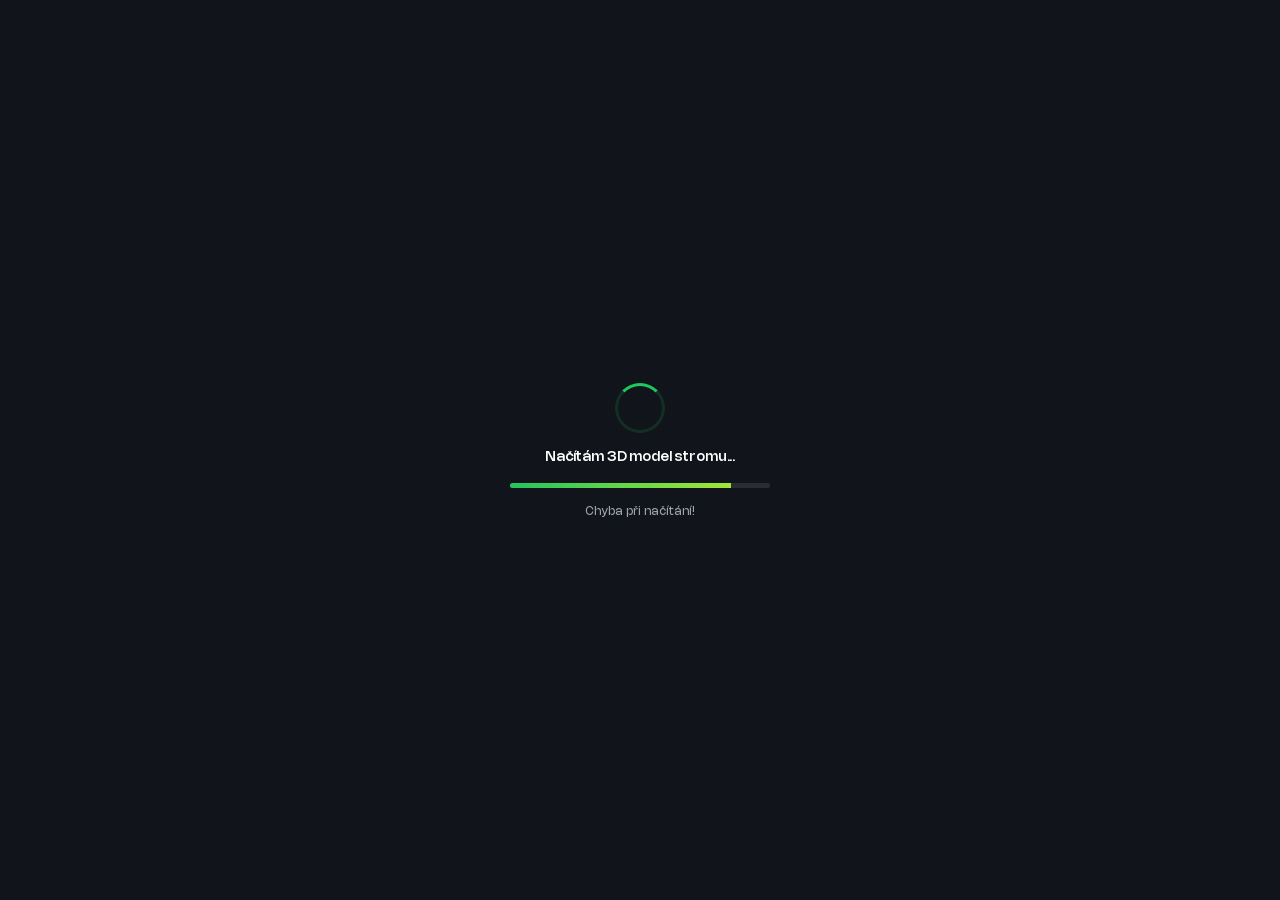
<file: web_viewer/index.html>
<!DOCTYPE html>
<html lang="cs">

<head>
  <meta charset="UTF-8">
  <meta name="viewport" content="width=device-width, initial-scale=1.0, viewport-fit=cover">
  <title>Život buku — interaktivní strom</title>

  <link rel="preload" href="./web_assets/fonts/Nohemi-VF.ttf" as="font" type="font/ttf" crossorigin>
  <link rel="preload" href="./web_assets/fonts/Satoshi-Variable.ttf" as="font" type="font/ttf" crossorigin>

  <script type="importmap">
  {
    "imports": {
      "three": "./web_assets/vendor/three.module.js",
      "three/addons/": "./web_assets/jsm/"
    }
  }
  </script>

  <style>
    :root {
      --bg-studio: #dcded0;
      --bg-dark: #0f1115;
      --bg-panel: rgba(18, 20, 26, 0.78);
      --bg-panel-border: rgba(255, 255, 255, 0.08);
      --bg-card: rgba(255, 255, 255, 0.04);
      --bg-card-hover: rgba(255, 255, 255, 0.08);
      --accent: #22c55e;
      --accent-glow: rgba(34, 197, 94, 0.25);
      --accent-autumn: #f59e0b;
      --text-main: #f3f4f6;
      --text-muted: #9ca3af;
      --text-dim: #6b7280;
      --font-sans: 'Inter', -apple-system, BlinkMacSystemFont, sans-serif;
      --font-mono: 'JetBrains Mono', monospace;
    }

    * {
      box-sizing: border-box;
      margin: 0;
      padding: 0;
      -webkit-font-smoothing: antialiased;
      user-select: none;
    }

    html,
    body {
      overscroll-behavior: none;
      -webkit-tap-highlight-color: transparent;
    }

    body {
      font-family: var(--font-sans);
      background-color: var(--bg-studio);
      color: var(--text-main);
      width: 100vw;
      height: 100vh;
      height: 100dvh;
      overflow: hidden;
      position: relative;
    }

    #canvas3d {
      position: absolute;
      top: 0;
      left: 0;
      width: 100%;
      height: 100%;
      z-index: 1;
      display: block;
      outline: none;
    }

    /* HEADER BAR */
    .top-bar {
      position: absolute;
      top: 16px;
      left: 20px;
      right: 20px;
      z-index: 10;
      display: flex;
      justify-content: flex-end;
      align-items: center;
      pointer-events: none;
    }

    .brand-card {
      pointer-events: auto;
      background: var(--bg-panel);
      backdrop-filter: blur(16px);
      -webkit-backdrop-filter: blur(16px);
      border: 1px solid var(--bg-panel-border);
      padding: 10px 18px;
      border-radius: 14px;
      display: flex;
      align-items: center;
      gap: 14px;
      box-shadow: 0 10px 30px rgba(0, 0, 0, 0.25);
    }

    .brand-icon {
      width: 38px;
      height: 38px;
      background: linear-gradient(135deg, #22c55e, #15803d);
      border-radius: 10px;
      display: flex;
      align-items: center;
      justify-content: center;
      font-size: 20px;
      box-shadow: 0 4px 12px var(--accent-glow);
    }

    .brand-info h1 {
      font-size: 15px;
      font-weight: 600;
      letter-spacing: -0.01em;
      color: #fff;
    }

    .brand-info p {
      font-size: 11px;
      color: var(--text-muted);
      font-family: var(--font-mono);
    }

    .top-actions {
      pointer-events: auto;
      display: flex;
      align-items: center;
      gap: 10px;
    }

    .manager-controlled.manager-hidden {
      display: none !important;
    }

    body[data-chapter="intro"] .time-playback-panel,
    body[data-chapter="intro"] .manager-controlled {
      display: none !important;
    }

    body:not(.manager-open) #chapterShared {
      display: none !important;
    }

    .action-btn {
      background: var(--bg-panel);
      backdrop-filter: blur(14px);
      border: 1px solid var(--bg-panel-border);
      color: var(--text-main);
      padding: 9px 14px;
      border-radius: 10px;
      font-size: 12px;
      font-weight: 500;
      display: flex;
      align-items: center;
      gap: 8px;
      cursor: pointer;
      transition: all 0.2s cubic-bezier(0.16, 1, 0.3, 1);
      box-shadow: 0 4px 14px rgba(0, 0, 0, 0.2);
    }

    .action-btn:hover {
      background: rgba(255, 255, 255, 0.12);
      border-color: rgba(255, 255, 255, 0.2);
      transform: translateY(-1px);
    }

    .action-btn.active {
      background: var(--accent);
      color: #000;
      font-weight: 600;
      border-color: var(--accent);
      box-shadow: 0 4px 15px var(--accent-glow);
    }

    /* CONTROL DRAWER / PANEL */
    .controls-panel {
      position: absolute;
      top: 80px;
      left: 20px;
      bottom: 20px;
      width: 340px;
      max-width: calc(100vw - 40px);
      background: var(--bg-panel);
      backdrop-filter: blur(20px);
      -webkit-backdrop-filter: blur(20px);
      border: 1px solid var(--bg-panel-border);
      border-radius: 18px;
      z-index: 10;
      display: flex;
      flex-direction: column;
      box-shadow: 0 20px 45px rgba(0, 0, 0, 0.35);
      transition: transform 0.35s cubic-bezier(0.16, 1, 0.3, 1), opacity 0.35s ease;
      overflow: hidden;
    }

    .controls-panel.collapsed {
      transform: translateX(-370px);
      opacity: 0;
      pointer-events: none;
    }

    .panel-header {
      padding: 16px 18px;
      border-bottom: 1px solid var(--bg-panel-border);
      display: flex;
      justify-content: space-between;
      align-items: center;
    }

    .panel-header h2 {
      font-size: 13px;
      font-weight: 600;
      text-transform: uppercase;
      letter-spacing: 0.08em;
      color: var(--text-muted);
    }

    .panel-content {
      padding: 16px 18px;
      overflow-y: auto;
      flex: 1;
      display: flex;
      flex-direction: column;
      gap: 18px;
    }

    .panel-content::-webkit-scrollbar {
      width: 4px;
    }

    .panel-content::-webkit-scrollbar-thumb {
      background: rgba(255, 255, 255, 0.15);
      border-radius: 4px;
    }

    .section-title {
      font-size: 11px;
      font-weight: 600;
      text-transform: uppercase;
      letter-spacing: 0.05em;
      color: var(--text-dim);
      margin-bottom: 8px;
      display: flex;
      align-items: center;
      gap: 6px;
    }

    /* CONTROL GROUPS */
    .control-box {
      background: var(--bg-card);
      border: 1px solid rgba(255, 255, 255, 0.05);
      border-radius: 12px;
      padding: 12px;
      display: flex;
      flex-direction: column;
      gap: 10px;
    }

    /* TOGGLE SWITCHES */
    .toggle-row {
      display: flex;
      justify-content: space-between;
      align-items: center;
      font-size: 12.5px;
      font-weight: 500;
      cursor: pointer;
    }

    .toggle-row:hover span {
      color: #fff;
    }

    .switch {
      position: relative;
      width: 36px;
      height: 20px;
    }

    .switch input {
      opacity: 0;
      width: 0;
      height: 0;
    }

    .slider-switch {
      position: absolute;
      cursor: pointer;
      top: 0;
      left: 0;
      right: 0;
      bottom: 0;
      background-color: rgba(255, 255, 255, 0.15);
      transition: .3s;
      border-radius: 20px;
    }

    .slider-switch:before {
      position: absolute;
      content: "";
      height: 14px;
      width: 14px;
      left: 3px;
      bottom: 3px;
      background-color: white;
      transition: .3s;
      border-radius: 50%;
    }

    input:checked+.slider-switch {
      background-color: var(--accent);
    }

    input:checked+.slider-switch:before {
      transform: translateX(16px);
      background-color: #000;
    }

    /* RANGE SLIDERS */
    .slider-group {
      display: flex;
      flex-direction: column;
      gap: 6px;
    }

    .slider-label {
      display: flex;
      justify-content: space-between;
      font-size: 12px;
      color: var(--text-muted);
    }

    .slider-val {
      font-family: var(--font-mono);
      font-size: 11px;
      color: #fff;
    }

    input[type=range] {
      -webkit-appearance: none;
      width: 100%;
      background: rgba(255, 255, 255, 0.1);
      height: 5px;
      border-radius: 3px;
      outline: none;
    }

    input[type=range]::-webkit-slider-thumb {
      -webkit-appearance: none;
      appearance: none;
      width: 14px;
      height: 14px;
      border-radius: 50%;
      background: var(--accent);
      cursor: pointer;
      box-shadow: 0 0 8px var(--accent-glow);
      transition: transform 0.1s;
    }

    input[type=range]::-webkit-slider-thumb:hover {
      transform: scale(1.2);
    }

    /* BUTTON GRIDS */
    .btn-grid {
      display: grid;
      grid-template-columns: repeat(2, 1fr);
      gap: 6px;
    }

    .grid-btn {
      background: var(--bg-card);
      border: 1px solid rgba(255, 255, 255, 0.06);
      color: var(--text-main);
      padding: 8px 10px;
      border-radius: 8px;
      font-size: 11.5px;
      font-weight: 500;
      text-align: center;
      cursor: pointer;
      transition: all 0.2s;
    }

    .grid-btn:hover {
      background: var(--bg-card-hover);
      border-color: rgba(255, 255, 255, 0.15);
      color: #fff;
    }

    .grid-btn.active {
      background: rgba(34, 197, 94, 0.15);
      border-color: var(--accent);
      color: var(--accent);
      font-weight: 600;
    }

    /* SEASON PRESETS */
    .season-btn-row {
      display: grid;
      grid-template-columns: repeat(4, 1fr);
      gap: 5px;
    }

    .season-btn {
      padding: 7px 4px;
      font-size: 10.5px;
      border-radius: 7px;
      background: var(--bg-card);
      border: 1px solid rgba(255, 255, 255, 0.06);
      color: var(--text-muted);
      cursor: pointer;
      text-align: center;
      transition: all 0.2s;
    }

    .season-btn:hover {
      color: #fff;
      background: var(--bg-card-hover);
    }

    .season-btn.active {
      color: #000;
      font-weight: 600;
    }

    .season-btn.active[data-season="spring"] {
      background: #4ade80;
    }

    .season-btn.active[data-season="summer"] {
      background: #22c55e;
    }

    .season-btn.active[data-season="autumn"] {
      background: #f59e0b;
    }

    .season-btn.active[data-season="latefall"] {
      background: #ea580c;
    }

    /* HUD BOTTOM BAR */
    .hud-bottom {
      position: absolute;
      bottom: 20px;
      right: 20px;
      z-index: 10;
      display: flex;
      gap: 12px;
      pointer-events: none;
    }

    .time-playback-buttons {
      display: flex;
      flex-wrap: nowrap;
      gap: 5px;
    }

    .time-playback-panel {
      pointer-events: auto;
      padding: 8px;
      border: 1px solid var(--bg-panel-border);
      border-radius: 12px;
      background: var(--bg-panel);
      backdrop-filter: blur(14px);
      box-shadow: 0 4px 15px rgba(0, 0, 0, .2);
    }

    .time-playback-buttons button {
      width: 48px;
      height: 48px;
      display: inline-flex;
      align-items: center;
      justify-content: center;
      padding: 6px;
      border: 1px solid var(--bg-panel-border);
      border-radius: 7px;
      background: rgba(255, 255, 255, .05);
      color: var(--text-main);
      font: inherit;
      cursor: pointer;
    }

    .time-playback-buttons button:hover {
      background: rgba(255, 255, 255, .12);
    }

    .time-playback-buttons button[aria-pressed="true"] {
      color: #f6c85f;
      border-color: #f6c85f;
    }

    .time-playback-buttons svg {
      width: 28px;
      height: 28px;
      fill: currentColor;
    }

    .time-playback-buttons .time-pause-play {
      display: none;
    }

    .time-playback-buttons button[aria-pressed="true"] .time-pause-bars {
      display: none;
    }

    .time-playback-buttons button[aria-pressed="true"] .time-pause-play {
      display: inline;
    }

    .time-playback-buttons button:focus-visible {
      outline: 2px solid #f6c85f;
      outline-offset: 2px;
    }

    @media (max-width: 700px) {
      .hud-bottom {
        left: 10px;
        right: 10px;
        bottom: 10px;
        flex-wrap: wrap;
        justify-content: flex-end;
        gap: 6px;
      }

      .stat-pill {
        padding: 7px 9px;
        font-size: 9px;
      }
    }

    .stat-pill {
      pointer-events: auto;
      background: var(--bg-panel);
      backdrop-filter: blur(14px);
      border: 1px solid var(--bg-panel-border);
      border-radius: 12px;
      padding: 8px 14px;
      display: flex;
      align-items: center;
      gap: 8px;
      font-family: var(--font-mono);
      font-size: 11px;
      color: var(--text-muted);
      box-shadow: 0 4px 15px rgba(0, 0, 0, 0.2);
    }

    .stat-pill strong {
      color: #fff;
      font-weight: 600;
    }

    .stat-dot {
      width: 7px;
      height: 7px;
      border-radius: 50%;
      background: var(--accent);
      box-shadow: 0 0 6px var(--accent);
    }

    /* LOADING SCREEN */
    #loader {
      position: absolute;
      top: 0;
      left: 0;
      width: 100%;
      height: 100%;
      background: #11141a;
      z-index: 100;
      display: flex;
      flex-direction: column;
      align-items: center;
      justify-content: center;
      gap: 18px;
      transition: opacity 0.5s ease, visibility 0.5s;
    }

    #loader.hidden {
      opacity: 0;
      visibility: hidden;
      pointer-events: none;
    }

    .spinner {
      width: 50px;
      height: 50px;
      border: 3px solid rgba(34, 197, 94, 0.15);
      border-top-color: var(--accent);
      border-radius: 50%;
      animation: spin 0.9s cubic-bezier(0.5, 0, 0.5, 1) infinite;
    }

    @keyframes spin {
      to {
        transform: rotate(360deg);
      }
    }

    .load-text {
      font-size: 14px;
      font-weight: 500;
      color: #fff;
      letter-spacing: -0.01em;
    }

    .load-subtext {
      font-size: 11.5px;
      color: var(--text-muted);
      font-family: var(--font-mono);
    }

    .progress-bar-container {
      width: 260px;
      height: 5px;
      background: rgba(255, 255, 255, 0.1);
      border-radius: 3px;
      overflow: hidden;
    }

    .progress-bar {
      width: 0%;
      height: 100%;
      background: linear-gradient(90deg, #22c55e, #a3e635);
      transition: width 0.2s ease;
    }

    /* TOAST MESSAGE */
    #toast {
      position: absolute;
      top: 80px;
      left: 50%;
      transform: translateX(-50%) translateY(-20px);
      background: rgba(18, 20, 26, 0.9);
      backdrop-filter: blur(12px);
      border: 1px solid rgba(255, 255, 255, 0.15);
      color: #fff;
      padding: 10px 20px;
      border-radius: 10px;
      font-size: 12.5px;
      font-weight: 500;
      opacity: 0;
      pointer-events: none;
      transition: all 0.3s cubic-bezier(0.16, 1, 0.3, 1);
      z-index: 50;
      box-shadow: 0 10px 25px rgba(0, 0, 0, 0.3);
    }

    #toast.show {
      transform: translateX(-50%) translateY(0);
      opacity: 1;
    }

    /* DRIP ZONE HOVER WINDOW (MONOCHROMATIC & NO EMOJI) */
    .drip-hover-card {
      position: fixed;
      z-index: 90;
      background: #14171d;
      border: 1px solid rgba(255, 255, 255, 0.16);
      border-radius: 8px;
      padding: 10px 14px;
      width: 250px;
      box-shadow: 0 12px 28px rgba(0, 0, 0, 0.55);
      pointer-events: none;
      opacity: 0;
      transform: translate(-50%, -100%) translateY(4px);
      transition: opacity 0.18s ease, transform 0.18s cubic-bezier(0.16, 1, 0.3, 1);
    }

    .drip-hover-card.visible {
      opacity: 1;
      transform: translate(-50%, -100%) translateY(-14px);
    }

    .drip-hover-title {
      font-size: 13px;
      font-weight: 600;
      color: #ffffff;
      margin-bottom: 4px;
      letter-spacing: -0.01em;
    }

    .drip-hover-desc {
      font-size: 11px;
      line-height: 1.45;
      color: #9ca3af;
      font-weight: 400;
    }
  </style>
  <link rel="stylesheet" href="./kapitoly/chapters.css?v=transpiration-soon-1">
  <link rel="stylesheet" href="./okna/tree_annotations.css?v=ipad-smooth-1">
  <link rel="stylesheet" href="./okna/element_ui_okna_vzhled.css?v=sugar-focus-6">
</head>

<body>

  <!-- 3D Canvas -->
  <canvas id="canvas3d"></canvas>
  <p class="chapter-sun-title" lang="en">soon ....</p>

  <!-- Top Bar -->
  <div class="top-bar">
    <div class="top-actions">
      <button class="action-btn manager-controlled manager-hidden" id="btnSaveCameraView"
        title="Uložit tento pohled kamery pro příští spuštění">
        <span>⌖ Uložit pohled</span>
      </button>
      <button class="action-btn manager-controlled manager-hidden" id="btnTogglePanel" title="Zobrazit/skrýt nastavení">
        <span>⚙ Nastavení</span>
      </button>
    </div>
  </div>

  <!-- Left Control Panel -->
  <div class="controls-panel" id="controlsPanel">
    <div class="panel-header">
      <h2>Nastavení modelu & scény</h2>
      <span class="slider-val">FPS: <strong id="valFps">—</strong></span>
      <button class="action-btn" id="btnClosePanel" style="padding: 4px 8px; font-size: 10px;">✕</button>
    </div>

    <div class="panel-content">
      <!-- 1. ROČNÍ OBDOBÍ / LISTOVÍ -->
      <div class="control-box">
        <div class="section-title">🍃 Sezóna & Barva listí</div>
        <div class="season-btn-row">
          <button class="season-btn" data-season="spring">Jaro</button>
          <button class="season-btn" data-season="summer">Léto</button>
          <button class="season-btn active" data-season="autumn">Podzim</button>
          <button class="season-btn" data-season="latefall">Pozdní</button>
        </div>
        <div class="slider-group" style="margin-top: 4px;">
          <div class="slider-label">
            <span>Posun barevného tónu</span>
            <span class="slider-val" id="valSeason">50 %</span>
          </div>
          <input type="range" id="sliderSeason" min="0" max="100" value="50"
            title="Nejdřív schnou listy s nejdelší cestou po větvích od paty kmene. Skupiny listů mají mírně náhodné pořadí. Barva stínu zůstává stejná.">
        </div>
        <div class="slider-group" style="margin-top: 12px;">
          <div class="slider-label">
            <label for="sliderDryingSpeed">Rychlost přechodu do červené</label>
            <span class="slider-val" id="valDryingSpeed">0,50×</span>
          </div>
          <input type="range" id="sliderDryingSpeed" min="1" max="300" step="1" value="50"
            title="Rozsah 0,01× až 3,00×. Doleva: pomalejší přechod přes žlutou a oranžovou. Doprava: rychlejší přechod do červené.">
        </div>
        <div class="slider-group" style="margin-top: 12px;">
          <div class="slider-label">
            <label for="sliderYellowPhase">Délka žluté fáze</label>
            <span class="slider-val" id="valYellowPhase">65 %</span>
          </div>
          <input type="range" id="sliderYellowPhase" min="0" max="100" step="1" value="65"
            title="Doleva: rychlejší přechod ze žluté do červené. Doprava: delší žlutá fáze až do 100 %.">
        </div>
        <div class="slider-group" style="margin-top: 12px;">
          <div class="slider-label">
            <label for="sliderLeafFallSpeed">Rychlost padání listů</label>
            <span class="slider-val" id="valLeafFallSpeed">150 %</span>
          </div>
          <input type="range" id="sliderLeafFallSpeed" min="25" max="300" step="5" value="150"
            title="Doleva: pomalejší padání. Doprava: rychlejší padání.">
        </div>
        <div class="slider-group" style="margin-top: 12px;">
          <div class="slider-label">
            <label for="sliderLeafFallAmount">Kolik listů spadne za sekundu</label>
            <span class="slider-val" id="valLeafFallAmount">700</span>
          </div>
          <input type="range" id="sliderLeafFallAmount" min="1" max="30000" step="1" value="700"
            title="Rychlost opadávání: přibližný počet listů, které se uvolní za sekundu.">
        </div>
        <div class="btn-grid" style="margin-top: 12px;">
          <button class="grid-btn active" id="btnLeafFall" aria-pressed="true">🍂 Opadávání: zapnuto</button>
        </div>
        <div class="slider-group" style="margin-top: 12px;">
          <div class="slider-label">
            <label for="sliderDryingSharpness">Ostrost hranice schnutí</label>
            <span class="slider-val" id="valDryingSharpness">100 %</span>
          </div>
          <input type="range" id="sliderDryingSharpness" min="0" max="100" step="1" value="100"
            title="Doleva: široké pásmo přechodu přes více skupin listů. Doprava: úzká hranice přibližně přes 1–2 sousední skupiny.">
        </div>
        <div class="slider-group" style="margin-top: 12px;">
          <div class="slider-label">
            <label for="sliderLeafSize">Velikost listů</label>
            <span class="slider-val" id="valLeafSize">25 %</span>
          </div>
          <input type="range" id="sliderLeafSize" min="25" max="250" step="5" value="25">
        </div>
        <div class="slider-group">
          <div class="slider-label">
            <label for="sliderLeafCount">Počet listů</label>
            <span class="slider-val" id="valLeafCount">90 000</span>
          </div>
          <input type="range" id="sliderLeafCount" min="0" max="90000" step="1" value="90000">
        </div>
      </div>

      <div class="control-box">
        <div class="section-title">Větřík</div>
        <div class="slider-group">
          <div class="slider-label">
            <label for="sliderLeafWind">Síla větru v listech</label>
            <span class="slider-val" id="valLeafWind">25 %</span>
          </div>
          <input type="range" id="sliderLeafWind" min="0" max="300" step="1" value="25"
            title="0 %: bez větru. 100 %: jemný vítr. 300 %: silný vítr.">
        </div>
      </div>

      <!-- TOON / CEL-SHADING (BLENDER NPR) -->
      <div class="control-box">
        <div class="section-title">🎨 Toon / Cel-Shading (Blender NPR)</div>
        <div class="btn-grid">
          <button class="grid-btn active" data-toon="3step">Blender (2 barvy)</button>
          <button class="grid-btn" data-toon="none">Plynulý přechod</button>
        </div>
        <div class="slider-group" style="margin-top: 10px;">
          <div class="slider-label">
            <span>Černo-modrý stín (Color Ramp práh)</span>
            <span class="slider-val" id="valRamp">1.00 (Blender)</span>
          </div>
          <input type="range" id="sliderRamp" min="10" max="150" value="100">
        </div>
        <div class="section-title" style="margin-top: 12px;">✂️ Vykreslení Alfy (Okraje štětce)</div>
        <div class="btn-grid">
          <button class="grid-btn active" data-alphamode="2">Alpha Hashed (Blender)</button>
          <button class="grid-btn" data-alphamode="1">Hladké okraje</button>
          <button class="grid-btn" data-alphamode="0" style="grid-column: span 2;">Ostrý Cutout</button>
        </div>
        <div class="slider-group" style="margin-top: 12px;">
          <div class="slider-label">
            <label for="sliderLeafEdgeTransition">Alfa přechod na okrajích</label>
            <span class="slider-val" id="valLeafEdgeTransition">0 % (původní)</span>
          </div>
          <input type="range" id="sliderLeafEdgeTransition" min="0" max="300" step="5" value="0"
            title="0 %: původní alfa maska z Blenderu, 100–300 %: dodatečné měkké prolnutí">
        </div>
        <div class="slider-group" style="margin-top: 12px;">
          <div class="slider-label">
            <label for="sliderLeafAlpha">Síla alfy listů</label>
            <span class="slider-val" id="valLeafAlpha">100 %</span>
          </div>
          <input type="range" id="sliderLeafAlpha" min="0" max="200" step="5" value="100">
        </div>
      </div>

      <!-- 2. VIDITELNOST ČÁSTÍ -->
      <div class="control-box">
        <div class="section-title">🧩 Části stromu</div>
        <div class="toggle-row">
          <span id="canopyLeafCountLabel">🍃 Koruna a listy (50 000 listů)</span>
          <label class="switch">
            <input type="checkbox" id="chkLeaves" checked>
            <span class="slider-switch"></span>
          </label>
        </div>
        <div class="toggle-row">
          <span>🪵 Kmen a větve</span>
          <label class="switch">
            <input type="checkbox" id="chkTrunk" checked>
            <span class="slider-switch"></span>
          </label>
        </div>
        <div class="toggle-row">
          <span>🌿 Kořenový systém</span>
          <label class="switch">
            <input type="checkbox" id="chkRoots" checked>
            <span class="slider-switch"></span>
          </label>
        </div>
        <div class="toggle-row">
          <span>🌱 Řez terénem (Hladina půdy Z=0)</span>
          <label class="switch">
            <input type="checkbox" id="chkGround">
            <span class="slider-switch"></span>
          </label>
        </div>
        <div class="toggle-row">
          <span>💧 Okapová linie koruny (Drip Line)</span>
          <label class="switch">
            <input type="checkbox" id="chkQuickDrip">
            <span class="slider-switch"></span>
          </label>
        </div>
      </div>

      <!-- 2b. CÉVNÍ SYSTÉM / TOK MÍZY (3D TRUBICE) -->
      <div class="control-box">
        <div class="section-title">💧 Cévní systém & Tok mízy (3D Trubice)</div>
        <div class="toggle-row">
          <span>💧 Zobrazit modré linky toku</span>
          <label class="switch">
            <input type="checkbox" id="chkSapFlow">
            <span class="slider-switch"></span>
          </label>
        </div>
        <!-- SLIDER PRŮHLEDNOSTI MODRÉ LINKY (OPACITY) -->
        <div class="slider-group" style="margin-top: 10px;">
          <div class="slider-label">
            <span>Průhlednost modré linky (Opacity)</span>
            <span class="slider-val" id="valSapOpacity">100%</span>
          </div>
          <input type="range" id="sliderSapOpacity" min="0" max="100" value="100">
        </div>

        <!-- SLIDER ZÁSOBY VODY VE STROMU V LITRECH -->
        <div class="slider-group"
          style="margin-top: 10px; padding: 10px; background: rgba(56, 189, 248, 0.08); border: 1px solid rgba(56, 189, 248, 0.25); border-radius: 8px;">
          <div class="slider-label">
            <span style="font-weight: 700; color: #38bdf8;">💧 Voda ve stromu (litry)</span>
            <span class="slider-val" id="valTreeWater" style="font-weight: 700; color: #38bdf8; font-size: 13px;">6
              l/h</span>
          </div>
          <input type="range" id="sliderTreeWater" min="0" max="120" step="0.06" value="6"
            aria-label="Voda dodaná ke kořenům v litrech za hodinu">
          <div
            style="display: flex; justify-content: space-between; font-size: 9.5px; color: #64748b; margin-top: 3px;">
            <span>0 L (uschnutí)</span>
            <span style="color: #38bdf8; font-weight: 600;">800 L (normál)</span>
            <span>1500 L (maximum)</span>
          </div>
          <div id="statusTreeWater"
            style="margin-top: 6px; font-size: 11px; font-weight: 600; color: #10b981; line-height: 1.35;">
            🟢 Optimální turgor (100% hydratace pletiv)
          </div>
          <div id="droughtBarContainer"
            style="display: none; margin-top: 7px; padding-top: 6px; border-top: 1px solid rgba(255,255,255,0.08);">
            <div
              style="display: flex; justify-content: space-between; font-size: 10px; color: #fbbf24; margin-bottom: 3px;">
              <span id="droughtBarLabel">🍂 Postup schnutí listů:</span>
              <span id="droughtBarVal" style="font-family: var(--font-mono); font-weight: 700;">0%</span>
            </div>
            <div style="width: 100%; height: 6px; background: rgba(0,0,0,0.5); border-radius: 3px; overflow: hidden;">
              <div id="droughtBarFill"
                style="width: 0%; height: 100%; background: linear-gradient(90deg, #f59e0b, #ef4444); transition: width 0.1s linear;">
              </div>
            </div>
          </div>
        </div>

        <div class="slider-group" style="margin-top: 8px;">
          <div class="slider-label">
            <label for="sliderLeafRegrowthSpeed">Rychlost růstu nových listů</label>
            <span class="slider-val" id="valLeafRegrowthSpeed">100 %</span>
          </div>
          <input type="range" id="sliderLeafRegrowthSpeed" min="10" max="300" step="5" value="100">
        </div>

        <div class="slider-group" style="margin-top: 10px;">
          <div class="slider-label">
            <span>Základní tloušťka linky (Poloměr)</span>
            <span class="slider-val" id="valSapThickness">0.08 m</span>
          </div>
          <input type="range" id="sliderSapThickness" min="1" max="30" value="8">
        </div>
        <div class="slider-group" style="margin-top: 8px;">
          <div class="slider-label">
            <span>Rychlost proudění</span>
            <span class="slider-val" id="valSapSpeed">1.0×</span>
          </div>
          <input type="range" id="sliderSapSpeed" min="0" max="250" value="100">
        </div>
        <div class="slider-group" style="margin-top: 8px;">
          <div class="slider-label">
            <span>Intenzita záře / neonu</span>
            <span class="slider-val" id="valSapGlow">100%</span>
          </div>
          <input type="range" id="sliderSapGlow" min="20" max="250" value="100">
        </div>
        <div class="toggle-row" style="margin-top: 8px;">
          <span>✨ Prosvítání dřevem (X-Ray)</span>
          <label class="switch">
            <input type="checkbox" id="chkSapXray" checked>
            <span class="slider-switch"></span>
          </label>
        </div>
        <div class="toggle-row" style="margin-top: 8px;">
          <span>🤖 Trasování podle nejtlustšího kmene</span>
          <span
            style="font-size: 11px; color: var(--accent); font-family: var(--font-mono); font-weight: 600;">Automatické</span>
        </div>
        <div class="toggle-row" style="margin-top: 8px;">
          <span style="display: flex; align-items: center; gap: 6px;">
            <span
              style="display: inline-block; width: 9px; height: 9px; border-radius: 50%; background: #ffd700; box-shadow: 0 0 6px #ffd700;"></span>
            <span>Proud fotonů (Světlo)</span>
          </span>
          <label class="switch">
            <input type="checkbox" id="chkPhotonLine" checked>
            <span class="slider-switch"></span>
          </label>
        </div>
        <div class="toggle-row" style="margin-top: 8px;">
          <span style="display: flex; align-items: center; gap: 6px;">
            <span
              style="display: inline-block; width: 9px; height: 9px; border-radius: 50%; background: #38bdf8; box-shadow: 0 0 6px #38bdf8;"></span>
            <span>Bubliny kyslíku (O₂)</span>
          </span>
          <label class="switch">
            <input type="checkbox" id="chkOxygenLine" checked>
            <span class="slider-switch"></span>
          </label>
        </div>
        <div class="slider-group" style="margin-top: 8px;">
          <div class="slider-label">
            <label for="sliderOxygenSize">Velikost bublin O₂</label>
            <span class="slider-val" id="valOxygenSize">150 %</span>
          </div>
          <input type="range" id="sliderOxygenSize" min="25" max="400" step="5" value="150">
        </div>
        <div class="slider-group" style="margin-top: 8px;">
          <div class="slider-label">
            <label for="sliderOxygenSpawnDistance">Vzdálenost vzniku bublin</label>
            <span class="slider-val" id="valOxygenSpawnDistance">1.5 bodu</span>
          </div>
          <input type="range" id="sliderOxygenSpawnDistance" min="0" max="30" step="0.1" value="1.5">
        </div>
      </div>

      <!-- 2c. OKAPOVÁ ZÓNA KORUNY (DRIP LINE & VLÁHA) -->
      <div class="control-box">
        <div class="section-title">💧 Okapová zóna koruny (Drip Line)</div>
        <div class="toggle-row">
          <span>💧 Zobrazit okapovou linii</span>
          <label class="switch">
            <input type="checkbox" id="chkDripLine">
            <span class="slider-switch"></span>
          </label>
        </div>
        <div class="toggle-row">
          <span>🌧️ Padající kapky vody (Drip efekt)</span>
          <label class="switch">
            <input type="checkbox" id="chkDripRain" checked>
            <span class="slider-switch"></span>
          </label>
        </div>

        <div class="slider-group" style="margin-top: 10px;">
          <div class="slider-label">
            <span>Tloušťka bílé linie</span>
            <span class="slider-val" id="valDripThickness">0.05 m</span>
          </div>
          <input type="range" id="sliderDripThickness" min="2" max="15" value="5">
        </div>

        <div class="slider-group" style="margin-top: 8px;">
          <div class="slider-label">
            <span>Průhlednost bílé linie (Opacity)</span>
            <span class="slider-val" id="valDripGlow">95%</span>
          </div>
          <input type="range" id="sliderDripGlow" min="10" max="100" value="95">
        </div>
        <div class="toggle-row" style="margin-top: 8px;">
          <span>Informační okno</span>
          <span style="font-size: 11px; color: #38bdf8; font-family: var(--font-mono); font-weight: 500;">Při najetí
            myší</span>
        </div>
        <div class="toggle-row" style="margin-top: 8px;">
          <span>Biologická funkce</span>
          <span style="font-size: 11px; color: #38bdf8; font-family: var(--font-mono); font-weight: 600;">Okapová
            linie</span>
        </div>
      </div>

      <!-- 3. OSVĚTLENÍ (BLENDER REPLIKACE) -->
      <div class="control-box">
        <div class="section-title">☀️ Slunce</div>
        <div class="slider-group">
          <div class="slider-label">
            <span>Síla slunce</span>
            <span class="slider-val" id="valSun">100%</span>
          </div>
          <input type="range" id="sliderSun" min="0" max="250" value="100">
        </div>
        <div class="slider-group">
          <div class="slider-label">
            <span>Hloubka zastínění koruny</span>
            <span class="slider-val" id="valCanopyAO">45%</span>
          </div>
          <input type="range" id="sliderCanopyAO" min="0" max="100" value="45" aria-label="Hloubka zastínění koruny"
            title="Měkké zastínění spodních a vnitřních listů podle hustoty koruny">
        </div>
        <div class="slider-group">
          <div class="slider-label">
            <span>Rotace slunce / Úhel dopadu</span>
            <span class="slider-val" id="valLightRot">0°</span>
          </div>
          <input type="range" id="sliderLightRot" min="0" max="360" value="0">
        </div>
        <div class="slider-group" style="margin-top: 8px;">
          <div class="slider-label">
            <span>Výška slunce nad obzorem (Elevace)</span>
            <span class="slider-val" id="valSunElevation">45°</span>
          </div>
          <input type="range" id="sliderSunElevation" min="-90" max="90" value="45">
        </div>
        <div class="toggle-row">
          <span>Měkké stíny (PCF Soft)</span>
          <label class="switch">
            <input type="checkbox" id="chkShadows" checked>
            <span class="slider-switch"></span>
          </label>
        </div>
        <div class="toggle-row">
          <span>☀️ Zobrazit směr paprsků a popisky</span>
          <label class="switch">
            <input type="checkbox" id="chkSunHelper">
            <span class="slider-switch"></span>
          </label>
        </div>
      </div>

    </div>
  </div>

  <!-- HUD Bottom Bar -->
  <div class="hud-bottom">
    <div class="time-playback-buttons time-playback-panel" role="group" aria-label="Běh času">
      <button type="button" id="btnTimeSlower" aria-pressed="false" aria-label="Zpomalit čas na 0,5×"
        title="Zpomalit čas na 0,5× · druhým kliknutím 1×">
        <svg viewBox="0 0 24 24" aria-hidden="true">
          <path d="M12 5v14L2 12zM22 5v14l-10-7z" />
        </svg>
      </button>
      <button type="button" id="btnTimePause" aria-pressed="false" aria-label="Pozastavit čas" title="Pozastavit čas">
        <svg viewBox="0 0 24 24" aria-hidden="true">
          <g class="time-pause-bars">
            <rect x="6" y="4" width="4" height="16" rx="1" />
            <rect x="14" y="4" width="4" height="16" rx="1" />
          </g>
          <path class="time-pause-play" d="M7 4v16l13-8z" />
        </svg>
      </button>
      <button type="button" id="btnTimeFaster" aria-pressed="false" aria-label="Rychlost času 2×"
        title="Rychlost 2× · druhým kliknutím 1×">
        <svg viewBox="0 0 24 24" aria-hidden="true">
          <path d="M2 5v14l10-7zM12 5v14l10-7z" />
        </svg>
      </button>
      <button type="button" id="btnTimeReset" aria-label="Resetovat strom na léto"
        title="Resetovat strom na výchozí léto">
        <svg viewBox="0 0 24 24" aria-hidden="true">
          <path d="M12 5V2L7 6.5 12 11V8a5 5 0 1 1-4.58 7H5.26A7 7 0 1 0 12 5z" />
        </svg>
      </button>
    </div>
    <div class="stat-pill manager-controlled manager-hidden">
      <span>Výška: <strong id="valTreeHeight">—</strong></span>
    </div>
  </div>

  <!-- Loading Overlay -->
  <div id="loader">
    <div class="spinner"></div>
    <div class="load-text">Načítám 3D model stromu...</div>
    <div class="progress-bar-container">
      <div class="progress-bar" id="progressBar"></div>
    </div>
    <div class="load-subtext" id="loadProgressText">Připravuji geometrii, materiály a osvětlení...</div>
  </div>

  <!-- Toast Notification -->
  <div id="toast"></div>

  <!-- Drip Zone Hover Window (Monochromatic, No Emoji) -->
  <div id="dripTooltip" class="drip-hover-card">
    <div class="drip-hover-title">Okapová zóna</div>
    <div class="drip-hover-desc">Projekce obvodu koruny na terén. Místo stékání srážkové vody z okraje koruny a hlavní
      vrstva savých kořenů.</div>
  </div>

  <!-- THREE.JS APPLICATION SCRIPT -->
  <script type="module">
    import * as THREE from 'three';
    import { OrbitControls } from 'three/addons/controls/OrbitControls.js?v=zoom-pixel-ratio-1';
    import { setupLeafBreeze } from './listy/leaf_breeze.js?v=ipad-smooth-1';
    import { GLTFLoader } from 'three/addons/loaders/GLTFLoader.js';
    import { PhotolysisSystem } from './vykreslovani/photolysis_system.js?v=winter-particles-2';
    import { loadBarkReference, loadBarkAttributes, attachBarkAttributes, createBarkMaterial } from './vykreslovani/bark_material.js?v=opt-lut-1';
    import { loadLeafReference, loadLeafAttributes, attachLeafAttributes, createLeafMaterial, createLeafDepthMaterial, setLeafEdgeTransition } from './vykreslovani/leaf_material.js?v=ipad-smooth-2';
    import { LeafControls } from './listy/leaf_controls.js?v=ipad-smooth-2';
    import { crossedSpring } from './listy/leaf_growth_timing.js?v=1';
    import { advanceDroughtLeaves, droughtLeafFall } from './listy/drought_leaf_animation.js?v=1';
    import { loadBranchDryingReference, branchDryingFrontWidth } from './listy/leaf_branch_drying.js?v=3';
    import { CanopyOcclusion } from './vykreslovani/canopy_occlusion.js?v=sky-opt-1';
    import { createSunClouds } from './vykreslovani/sun_clouds.js?v=2';
    import { createWaterBrushMaterial, addWaterBrushAttributes } from './vykreslovani/water_brush.js?v=highlight-width-3';
    import { TreeEcology, SEASONS, MODEL_MINUTES_PER_SECOND } from './ekologie/tree_ecology.js?v=light-consumption-1';
    import { createChapters } from './kapitoly/chapters.js?v=sugar-focus-6';
    import { createSeedChapter } from './kapitoly/seed_chapter.js';
    import { createTreeBird } from './vykreslovani/tree_bird.js?v=perch-grid-1';
    import { createSeasonRing } from './obdobi/season_ring.js?v=ipad-smooth-1';
    import { createIntroForest } from './obdobi/intro_forest.js?v=perf-opt-1';
    import { seasonColorForPosition } from './obdobi/season_timeline.js?v=beech-calendar-1';
    import {
      BEECH_CALENDAR, seasonDayForPosition, beechLeafFallProgress,
      monthClockForSeason, solarHoursForMonthClock
    } from './obdobi/beech_phenology.js?v=month-clock-2';

    const ecology = new TreeEcology();

    // UI ELEMENTS
    const canvas = document.getElementById('canvas3d');
    const loader = document.getElementById('loader');
    const progressBar = document.getElementById('progressBar');
    const loadProgressText = document.getElementById('loadProgressText');
    const valFps = document.getElementById('valFps');
    const toast = document.getElementById('toast');
    const sliderSunEl = document.getElementById('sliderSun');
    const sliderLeafFallAmountEl = document.getElementById('sliderLeafFallAmount');
    const sliderSapSpeedEl = document.getElementById('sliderSapSpeed');
    const sliderSapGlowEl = document.getElementById('sliderSapGlow');
    const chkSapWaterLabelEl = document.getElementById('chkSapWaterLabel');

    function showToast(msg) {
      toast.textContent = msg;
      toast.classList.add('show');
      setTimeout(() => toast.classList.remove('show'), 2500);
    }

    // 1. SCENE & RENDERER SETUP
    const scene = new THREE.Scene();
    const studioColor = new THREE.Color(0xdcded0); // Exact Blender background
    scene.background = studioColor;

    const isTouchDevice = window.matchMedia('(pointer: coarse)').matches
      || (navigator.maxTouchPoints > 1 && /Mac|iPad|iPhone|iPod/i.test(navigator.userAgent));

    // Keep the page canvas opaque. MSAA resolves leaf coverage against the
    // scene background; a second browser alpha composite would add pale halos.
    const rendererOptions = {
      alpha: false,
      depth: true,
      stencil: false,
      antialias: true,
      powerPreference: 'high-performance',
      preserveDrawingBuffer: false
    };
    const renderContext = canvas.getContext('webgl2', rendererOptions) || canvas.getContext('webgl', rendererOptions);
    const renderer = new THREE.WebGLRenderer({ canvas, context: renderContext, ...rendererOptions });
    const getViewportSize = () => ({
      width: canvas.clientWidth || window.innerWidth,
      height: canvas.clientHeight || window.innerHeight
    });
    const getMaxRenderPixelRatio = () => Math.min(window.devicePixelRatio || 1, isTouchDevice ? 1.25 : 1.5);
    const getMinRenderPixelRatio = () => {
      const { width, height } = getViewportSize();
      return isTouchDevice || width * height > 2600000 ? 0.8 : 1.0;
    };
    let maxRenderPixelRatio = getMaxRenderPixelRatio();
    let minRenderPixelRatio = getMinRenderPixelRatio();
    let activeRenderPixelRatio = maxRenderPixelRatio;
    let isBlurredChapter = false;
    function applyRenderPixelRatio() {
      const { width, height } = getViewportSize();
      const targetRatio = isBlurredChapter ? Math.min(activeRenderPixelRatio, 0.5) : activeRenderPixelRatio;
      renderer.setPixelRatio(targetRatio);
      renderer.setSize(width, height, false);
    }
    applyRenderPixelRatio();
    renderer.toneMapping = THREE.NoToneMapping;
    renderer.toneMappingExposure = 1.08;
    renderer.shadowMap.enabled = true;
    renderer.shadowMap.type = THREE.PCFSoftShadowMap;
    // Camera motion does not change the tree's light-space depth. Reuse all
    // shadow map until a caster, its alpha mask, or the sun changes.
    renderer.shadowMap.autoUpdate = false;
    let lastPeriodicShadowUpdate = -Infinity;
    function invalidateShadows() {
      renderer.shadowMap.needsUpdate = true;
      lastPeriodicShadowUpdate = performance.now();
    }
    invalidateShadows();


    // 2. CAMERA SETUP (EXACT BLENDER CAMERA PARAMETERS)
    // Blender: loc = [37.91, -28.07, 18.18], Blender Z-up -> glTF Y-up: [37.91, 18.18, 28.07]
    const baseCameraFov = 43;
    const initialViewport = getViewportSize();
    const camera = new THREE.PerspectiveCamera(baseCameraFov, initialViewport.width / Math.max(1, initialViewport.height), 0.5, 300);
    const treeHorizontalShift = 0;
    function updateCameraProjection() {
      const { width, height } = getViewportSize();
      const aspect = width / Math.max(1, height);
      camera.aspect = aspect;
      camera.fov = aspect < 1.15 ? Math.min(58, baseCameraFov / Math.pow(aspect / 1.15, 0.42)) : baseCameraFov;
      camera.setViewOffset(width, height, -Math.round(width * treeHorizontalShift), 0, width, height);
    }
    updateCameraProjection();
    const blenderCamPos = new THREE.Vector3(37.9, 18.2, 28.1);
    const treeTarget = new THREE.Vector3(0, 11.5, 0); // Tree center
    camera.position.copy(blenderCamPos);

    // 3. ORBIT CONTROLS
    const controls = new OrbitControls(camera, renderer.domElement);
    controls.target.copy(treeTarget);
    controls.enableDamping = true;
    controls.dampingFactor = 0.15;
    controls.enablePan = true;
    controls.screenSpacePanning = true;
    controls.addEventListener('change', () => {
      // Right-drag can change the height, but the orbit axis stays on the trunk.
      const offsetX = controls.target.x - treeTarget.x;
      const offsetZ = controls.target.z - treeTarget.z;
      camera.position.x -= offsetX;
      camera.position.z -= offsetZ;
      controls.target.x = treeTarget.x;
      controls.target.z = treeTarget.z;
    });
    controls.minDistance = 17;
    controls.maxDistance = 140;
    controls.maxPolarAngle = Math.PI - 0.02; // Allow viewing roots from below
    const savedCameraViewKey = 'strom.camera-view.v1';
    try {
      const savedCameraView = JSON.parse(localStorage.getItem(savedCameraViewKey) || 'null');
      if (Array.isArray(savedCameraView?.position) && savedCameraView.position.length === 3
        && savedCameraView.position.every(Number.isFinite)) {
        camera.position.fromArray(savedCameraView.position);
        controls.target.copy(treeTarget);
        if (Number.isFinite(savedCameraView?.target?.[1])) {
          controls.target.y = savedCameraView.target[1];
        }
        controls.update();
      }
    } catch { /* A missing or invalid saved view keeps the default camera. */ }
    document.getElementById('btnSaveCameraView').addEventListener('click', () => {
      try {
        localStorage.setItem(savedCameraViewKey, JSON.stringify({
          position: camera.position.toArray(),
          target: controls.target.toArray()
        }));
        showToast('Pohled kamery uložen pro příští spuštění');
      } catch {
        showToast('Pohled kamery se nepodařilo uložit');
      }
    });

    // 4. One sun with daytime ambient fill and moonlight at night.
    const lightsGroup = new THREE.Group();
    scene.add(lightsGroup);
    const sunStrength = 50.4;
    // Sky fill comes from above; the ground contributes no light from below.
    const daytimeAmbient = new THREE.HemisphereLight(0xe4edff, 0x000000, 0);
    daytimeAmbient.position.set(0, 1, 0);
    scene.add(daytimeAmbient);
    const sun1 = new THREE.DirectionalLight(0xffffff, sunStrength);
    sun1.name = 'Canopy Sun';
    sun1.color.setRGB(1.2123382850, 0.9605242564, 0.7617739723);
    sun1.target.position.set(0, 10, 0);
    scene.add(sun1.target);
    const sunAzimuths = [THREE.MathUtils.degToRad(57.25)];
    const initialPitch = THREE.MathUtils.degToRad(45);
    sun1.position.set(86.1 * Math.cos(initialPitch) * Math.cos(sunAzimuths[0]),
      86.1 * Math.sin(initialPitch), 86.1 * Math.cos(initialPitch) * Math.sin(sunAzimuths[0])).add(sun1.target.position);
    sun1.castShadow = true;
    const shadowMapSize = isTouchDevice ? 512 : 1024;
    sun1.shadow.mapSize.set(shadowMapSize, shadowMapSize);
    Object.assign(sun1.shadow.camera, { near: 35, far: 135, left: -17, right: 17, top: 22, bottom: -16 });
    sun1.shadow.bias = -0.0003;
    sun1.shadow.normalBias = 0.015;
    sun1.shadow.radius = 2;
    lightsGroup.add(sun1);
    const allSuns = [sun1];

    // Moon opposite the sun, with its original soft blue light.
    const moonLight = new THREE.DirectionalLight(0xb9d2ff, 0);
    moonLight.target = sun1.target;
    scene.add(moonLight);
    const moonMaterial = new THREE.MeshBasicMaterial({
      color: 0xdce7ff, transparent: true, opacity: 0, toneMapped: false
    });
    // Roughly half a degree across at the sky radius below.
    const moonMesh = new THREE.Mesh(new THREE.SphereGeometry(0.32, 24, 16), moonMaterial);
    moonMesh.visible = false;
    scene.add(moonMesh);

    // 4b. VIZUÁLNÍ UKAZATEL SMĚRU SVĚTLA & SLUNCE V PROSTORU (Ukaž odkud jde světlo)
    const sunHelpersGroup = new THREE.Group();
    sunHelpersGroup.visible = false;
    lightsGroup.add(sunHelpersGroup);

    // Visible sun disc, independent of the optional direction helpers.
    // Render the supplied PNG directly, including all original brush coverage.
    const sunSurfaceTexture = new THREE.TextureLoader().load('./web_assets/sun_brush_user.png?v=92a8bc3f');
    sunSurfaceTexture.colorSpace = THREE.SRGBColorSpace;
    sunSurfaceTexture.generateMipmaps = false;
    sunSurfaceTexture.minFilter = THREE.LinearFilter;
    sunSurfaceTexture.magFilter = THREE.LinearFilter;
    const sunMat = new THREE.SpriteMaterial({
      map: sunSurfaceTexture,
      color: 0xffffff,
      transparent: true,
      opacity: 1,
      alphaTest: 0,
      depthWrite: false,
      toneMapped: false
    });
    const sunHorizonColor = new THREE.Color(0xff4f27);
    const sunDayColor = new THREE.Color(0xffedac);
    // Keep the original PNG's brush coverage while letting daylight set its hue.
    sunMat.customProgramCacheKey = () => 'sun_brush_daylight_colour_1';
    sunMat.onBeforeCompile = shader => {
      shader.fragmentShader = shader.fragmentShader.replace('#include <map_fragment>', `
        #include <map_fragment>
        #ifdef USE_MAP
          diffuseColor.rgb = diffuse * mix(0.85, 1.0, clamp(sampledDiffuseColor.r, 0.0, 1.0));
        #endif
      `);
    };
    const sunMesh1 = new THREE.Sprite(sunMat);
    sunMesh1.scale.set(6, 6, 1);
    const sunMarkerDistance = 22;
    sunMesh1.position.copy(sun1.position).sub(sun1.target.position).normalize().multiplyScalar(sunMarkerDistance).add(sun1.target.position);
    lightsGroup.add(sunMesh1);
    const sunClouds = createSunClouds({ THREE, scene, camera, sun: sunMesh1 });

    // Zářící koróna kolem hlavního slunce (vždy čelem ke kameře)
    const coronaGeo = new THREE.RingGeometry(2.6, 5.0, 32);
    const coronaMat = new THREE.MeshBasicMaterial({
      color: 0xffc107,
      side: THREE.DoubleSide,
      transparent: true,
      opacity: 0.65
    });
    const coronaMesh = new THREE.Mesh(coronaGeo, coronaMat);
    coronaMesh.position.copy(sunMesh1.position);
    coronaMesh.visible = false;
    sunHelpersGroup.add(coronaMesh);

    // Zlatý paprsek od slunce přímo do středu stromu
    const rayPoints = [sun1.position.clone(), new THREE.Vector3(0, 11.5, 0)];
    const rayGeo = new THREE.BufferGeometry().setFromPoints(rayPoints);
    const rayLine = new THREE.Line(rayGeo, new THREE.LineDashedMaterial({
      color: 0xffd54f,
      dashSize: 2.0,
      gapSize: 1.0,
      transparent: true,
      opacity: 0.8
    }));
    rayLine.computeLineDistances();
    sunHelpersGroup.add(rayLine);

    // Zlatá směrová šipka přímo nad korunou stromu (ukazuje přesný úhel dopadu světla na strom)
    const sunDirVec = new THREE.Vector3().subVectors(new THREE.Vector3(0, 11.5, 0), sun1.position).normalize();
    const crownArrow = new THREE.ArrowHelper(
      sunDirVec,
      new THREE.Vector3(0, 26, 0),
      8.0,
      0xffc107,
      2.5,
      1.2
    );
    crownArrow.visible = false;
    sunHelpersGroup.add(crownArrow);

    // 3D Šítek "☀️ HLAVNÍ SLUNCE"
    const sunCanvas = document.createElement('canvas');
    sunCanvas.width = 600;
    sunCanvas.height = 140;
    const sctx = sunCanvas.getContext('2d');
    sctx.scale(2, 2);
    sctx.fillStyle = 'rgba(18, 20, 26, 0.88)';
    sctx.beginPath();
    sctx.roundRect ? sctx.roundRect(4, 4, 292, 62, 12) : sctx.rect(4, 4, 292, 62);
    sctx.fill();
    sctx.strokeStyle = '#ffd54f';
    sctx.lineWidth = 3;
    sctx.stroke();
    sctx.fillStyle = '#ffffff';
    sctx.font = 'bold 24px Inter, sans-serif';
    sctx.textAlign = 'center';
    sctx.textBaseline = 'middle';
    sctx.fillText('☀️ SLUNCE & OBLOHA', 150, 35);
    const sunLabelTex = new THREE.CanvasTexture(sunCanvas);
    sunLabelTex.minFilter = THREE.LinearMipmapLinearFilter;
    sunLabelTex.magFilter = THREE.LinearFilter;
    sunLabelTex.anisotropy = Math.min(8, renderer.capabilities.getMaxAnisotropy());
    const sunLabel = new THREE.Sprite(new THREE.SpriteMaterial({ map: sunLabelTex, transparent: true }));
    sunLabel.scale.set(11, 2.6, 1);
    sunLabel.position.copy(sunMesh1.position).add(new THREE.Vector3(0, 5.0, 0));
    sunHelpersGroup.add(sunLabel);

    // Ground plane (for shadow reception and terrain boundary)
    const groundGeo = new THREE.PlaneGeometry(80, 80);
    const groundMat = new THREE.MeshStandardMaterial({
      color: 0xcfd1c2,
      roughness: 0.9,
      transparent: true,
      opacity: 0.5,
      depthWrite: false
    });
    const groundPlane = new THREE.Mesh(groundGeo, groundMat);
    groundPlane.rotation.x = -Math.PI / 2;
    groundPlane.position.y = 0; // Ground surface
    groundPlane.receiveShadow = true;
    groundPlane.visible = false; // Off by default, toggleable in UI
    scene.add(groundPlane);

    // Invisible to the camera, but opaque in the lights' shadow maps.
    const groundLightBlocker = new THREE.Mesh(
      new THREE.PlaneGeometry(200, 200),
      new THREE.MeshBasicMaterial({
        side: THREE.DoubleSide,
        shadowSide: THREE.DoubleSide,
        colorWrite: false,
        depthWrite: false
      })
    );
    groundLightBlocker.name = 'Invisible ground light blocker';
    groundLightBlocker.rotation.x = -Math.PI / 2;
    groundLightBlocker.position.y = -0.02;
    groundLightBlocker.castShadow = true;
    scene.add(groundLightBlocker);

    // 5. TOON / CEL-SHADING SHADERS (EXACT 1:1 REPLICATION OF BLENDER NPR MAT 003, 005 & SEASON)
    const textureLoader = new THREE.TextureLoader();
    const [leafReference, barkReference, branchDryingReference] = await Promise.all([loadLeafReference(textureLoader), loadBarkReference(), loadBranchDryingReference()]);

    const shaderUniforms = {
      uSunDirection: { value: new THREE.Vector3(0.5, 0.8, 0.4).normalize() },
      uSunIntensity: { value: 1.0 },     // Napojeno na sliderSun
      uSceneIllumination: { value: 1.0 },
      uMoonDirection: { value: new THREE.Vector3(0, 1, 0) },
      uMoonIntensity: { value: 0 },
      uLightRotRad: { value: 0.0 },      // Napojeno na sliderLightRot (pro kmen)
      uSeasonOffset: { value: 0.0 }, // 0.0 = original Blender season mix
      uDryingSpeed: { value: Number(document.getElementById('sliderDryingSpeed').value) / 100 },
      uYellowPhaseWidth: { value: Number(document.getElementById('sliderYellowPhase').value) / 100 },
      uLeafFallEnabled: { value: 1.0 },
      uLeafFallTime: { value: 0.0 },
      uLeafFallSpeed: { value: Number(document.getElementById('sliderLeafFallSpeed').value) / 100 },
      uDryingSharpness: { value: Number(document.getElementById('sliderDryingSharpness').value) / 100 },
      uDryingFrontWidth: { value: branchDryingFrontWidth(branchDryingReference) },
      uToonSteps: { value: 3.0 },    // Original CONSTANT leaf ramp; three bands for bark
      uRampThreshold: { value: 1.0 }, // Right CONSTANT stop of Material.003
      uLeafAlphaStrength: { value: 1.0 }, // Shared by leaf color and shadow materials
      uLeafGrowth: { value: 1.0 },
      uLeafCoverage: { value: 1.0 },
      uCrownAO: { value: 0.45 },
      uAlphaMode: { value: 2.0 }     // Original Blender brush; stochastic pattern is fixed in leaf UV space
    };

    const leafToonMat1 = createLeafMaterial(0, leafReference, shaderUniforms); // Material.003 - Leaf Type 1
    const leafToonMat2 = createLeafMaterial(1, leafReference, shaderUniforms); // Material.005 - Leaf Type 2
    const leafDepthMat1 = createLeafDepthMaterial(0, leafReference, shaderUniforms);
    const leafDepthMat2 = createLeafDepthMaterial(1, leafReference, shaderUniforms);
    const leafBreeze = setupLeafBreeze([leafToonMat1, leafToonMat2, leafDepthMat1, leafDepthMat2], { leafCenters: true });
    const barkToonMat = createBarkMaterial(barkReference, leafReference, shaderUniforms);
    const canopyOcclusion = new CanopyOcclusion(leafReference, shaderUniforms);
    let preparingTree = true;

    // 6. GLTF TREE LOADER
    let currentModel = null;
    let leavesMeshes = [];
    let trunkMesh = null;
    let rootsMesh = null;
    const gltfLoader = new GLTFLoader();
    const leafCountInputEl = document.getElementById('sliderLeafCount');
    if (isTouchDevice && leafCountInputEl) {
      leafCountInputEl.value = '40000';
      leafCountInputEl.defaultValue = '40000';
    }
    const leafControls = new LeafControls({
      branchDryingReference,
      growthUniform: shaderUniforms.uLeafGrowth,
      sizeInput: document.getElementById('sliderLeafSize'),
      countInput: leafCountInputEl,
      sizeLabel: document.getElementById('valLeafSize'),
      countLabel: document.getElementById('valLeafCount'),
      canopyLabel: document.getElementById('canopyLeafCountLabel'),
      onChange: () => { initDripZone(); invalidateShadows(); updateCanopyOcclusion(); }
    });


    function updateCanopyOcclusion() {
      if (currentModel && !preparingTree) canopyOcclusion.request(currentModel, leafControls);
    }
    let canopyEditTimer;
    function queueCanopyOcclusion() {
      clearTimeout(canopyEditTimer);
      canopyEditTimer = setTimeout(updateCanopyOcclusion, 140);
    }

    async function loadTreeModel(modelUrl) {
      loader.classList.remove('hidden');
      progressBar.style.width = '10%';
      loadProgressText.textContent = 'Stahuji 3D model stromu...';
      // Fetch binary leaf/bark reference attributes in parallel with the GLB file.
      const attributesPromise = Promise.all([loadLeafAttributes(modelUrl), loadBarkAttributes(modelUrl)])
        .then(data => ({ data }), error => ({ error }));

      if (currentModel) {
        scene.remove(currentModel);
        invalidateShadows();
      }
      leavesMeshes = [];
      trunkMesh = null;
      rootsMesh = null;

      gltfLoader.load(
        modelUrl,
        async (gltf) => {
          const loadedAttributes = await attributesPromise;
          if (loadedAttributes.error) {
            loadProgressText.textContent = 'Chyba načtení Blender materiálu: ' + loadedAttributes.error.message;
            console.error(loadedAttributes.error);
            return;
          }
          const [referenceAttributes, barkAttributes] = loadedAttributes.data;
          progressBar.style.width = '85%';
          loadProgressText.textContent = 'Aplikuji Blender Toon / Cel-Shader...';

          currentModel = gltf.scene;
          const lightsToRemove = [];
          currentModel.traverse((node) => {
            if (node.isLight) lightsToRemove.push(node);
          });
          lightsToRemove.forEach((l) => l.parent && l.parent.remove(l));
          scene.add(currentModel);

          let totalTris = 0;

          currentModel.traverse((node) => {
            if (node.isMesh) {
              node.castShadow = true;
              node.receiveShadow = true;

              const triCount = node.geometry.index ? node.geometry.index.count / 3 : node.geometry.attributes.position.count / 3;
              totalTris += triCount;

              const origMatName = node.material && node.material.name ? node.material.name : '';
              const name = node.name.toLowerCase();

              // LEAVES 1 & 2 (Material.003 i Material.005)
              if (origMatName.includes('003') || name === 'plane001' || origMatName.includes('005') || origMatName === 'Leaf_Material_1' || origMatName === 'Leaf_Material_2' || name === 'plane001_1') {
                const isMat2 = origMatName.includes('005') || origMatName === 'Leaf_Material_2' || name === 'plane001_1';
                attachLeafAttributes(node.geometry, referenceAttributes[isMat2 ? 1 : 0]);
                node.material = isMat2 ? leafToonMat2 : leafToonMat1;
                node.customDepthMaterial = isMat2 ? leafDepthMat2 : leafDepthMat1; // <-- Listy vrhají stín podle tvaru štětce!
                // The leaves still cast shadows, but use stable canopy
                // occlusion for their own shading instead of a moving texel.
                node.receiveShadow = false;
                leavesMeshes.push(node);

              }
              // ROOTS (Tree_Roots)
              else if (name.includes('roots')) {
                rootsMesh = node;
                attachBarkAttributes(node.geometry, barkAttributes.roots, true);
                node.material = barkToonMat;
              }
              // TRUNK & BRANCHES (Plane001_2)
              else {
                trunkMesh = node;
                attachBarkAttributes(node.geometry, barkAttributes.trunk);
                node.material = barkToonMat;
              }
            }
          });

          configureTreeEcology();
          leafControls.setMeshes(leavesMeshes, leafReference.metadata.atlas, leafReference.alphaBounds);

          // Automatické trasování cévního systému podél nejtlustšího kmene a kořenů
          if (typeof autoCalculateThickestPaths === 'function') {
            autoCalculateThickestPaths();
          }

          invalidateShadows();
          // Restore leaf settings and set the opening light before computing visibility.
          chapterApp.modelReady();
          chapterApp.tick(0);
          clearTimeout(canopyEditTimer);
          clearTimeout(leafControls.timer);
          initDripZone();
          canopyOcclusion.request(currentModel, leafControls);
          loadProgressText.textContent = 'Připravuji zastínění koruny...';
          await canopyOcclusion.waitForInitial();
          progressBar.style.width = '100%';
          loadProgressText.textContent = 'Hotovo!';
          setTimeout(() => {
            loader.classList.add('hidden');
            preparingTree = false;
          }, 350);
          showToast('Blender Toon / Cel-Shader úspěšně aplikován!');
        },
        (xhr) => {
          if (xhr.lengthComputable) {
            const percent = (xhr.loaded / xhr.total) * 75 + 10;
            progressBar.style.width = percent + '%';
            const mbLoaded = (xhr.loaded / (1024 * 1024)).toFixed(1);
            const mbTotal = (xhr.total / (1024 * 1024)).toFixed(1);
            loadProgressText.textContent = `Načítám: ${mbLoaded} MB z ${mbTotal} MB`;
          }
        },
        (error) => {
          console.error('Error loading tree model:', error);
          loadProgressText.textContent = 'Chyba při načítání!';
        }
      );
    }

    // ==========================================
    // 6b. CÉVNÍ SYSTÉM & TOK MÍZY (3D TRUBICE / SAP FLOW)
    // Přesné anatomické osy extrahované přímo z masivních nosných větví a kořenů
    // ==========================================
    const junctionPoint = new THREE.Vector3(0.12, 0.32, 0.12);

    // 1. Kořen 1 (spodní vlevo - sestupující větev hluboko do země)
    const defaultRoot1 = [
      new THREE.Vector3(-2.008, -1.570, 5.042),
      new THREE.Vector3(-1.392, -1.360, 4.757),
      new THREE.Vector3(-0.795, -0.713, 4.473),
      new THREE.Vector3(-0.470, -0.275, 4.267),
      new THREE.Vector3(-0.376, -0.238, 3.438),
      new THREE.Vector3(-0.317, -0.168, 2.576),
      new THREE.Vector3(-0.116, -0.196, 1.660),
      new THREE.Vector3(0.012, -0.032, 0.833),
      junctionPoint
    ];

    // 2. Kořen 2 (střední vlevo - masivní boční kořen)
    const defaultRoot2 = [
      new THREE.Vector3(-3.847, -1.503, 3.279),
      new THREE.Vector3(-3.160, -0.887, 2.795),
      new THREE.Vector3(-2.657, -0.261, 2.363),
      new THREE.Vector3(-2.225, -0.153, 2.008),
      new THREE.Vector3(-1.640, -0.167, 1.632),
      new THREE.Vector3(-1.089, -0.207, 1.164),
      new THREE.Vector3(-0.586, -0.040, 0.605),
      junctionPoint
    ];

    // 3. Kořen 3 (pravý kořen - přirozeně klesající oblouk do půdy)
    const defaultRoot3 = [
      new THREE.Vector3(4.864, -1.404, 1.094),
      new THREE.Vector3(4.149, -0.881, 0.776),
      new THREE.Vector3(3.536, -0.352, 0.754),
      new THREE.Vector3(2.499, -0.245, 0.616),
      new THREE.Vector3(1.460, -0.270, 0.272),
      new THREE.Vector3(0.807, -0.022, 0.123),
      junctionPoint
    ];

    // 4. Kmen a větev (středem kmene až do Y=13.5, kde přechází do skutečné masivní pravé větve)
    const defaultTrunkBranch = [
      junctionPoint,
      new THREE.Vector3(0.134, 1.336, 0.076),
      new THREE.Vector3(0.162, 2.230, 0.166),
      new THREE.Vector3(0.128, 3.283, 0.259),
      new THREE.Vector3(0.187, 4.303, 0.325),
      new THREE.Vector3(0.237, 5.253, 0.398),
      new THREE.Vector3(0.339, 6.254, 0.476),
      new THREE.Vector3(0.400, 7.294, 0.550),
      new THREE.Vector3(0.491, 8.316, 0.531),
      new THREE.Vector3(0.498, 9.310, 0.439),
      new THREE.Vector3(0.577, 10.342, 0.375),
      new THREE.Vector3(0.845, 11.278, 0.381),
      new THREE.Vector3(1.138, 12.324, 0.487),
      // Zahnutí přímo do skutečné pravé větve koruny (viditelné bez listí):
      new THREE.Vector3(0.871, 13.562, 0.103),
      new THREE.Vector3(1.127, 14.071, 0.073),
      new THREE.Vector3(1.517, 14.659, 0.044),
      new THREE.Vector3(1.958, 15.212, 0.067),
      new THREE.Vector3(2.335, 15.813, 0.053),
      new THREE.Vector3(3.104, 16.422, 0.132),
      new THREE.Vector3(3.739, 17.064, -0.679),
      new THREE.Vector3(4.330, 17.464, -0.836)
    ];

    // Aktuální trasy cévního systému (dynamicky přepsané trasováním z geometrie sítě).
    // root1..3 slouží jako záložní (fallback) hodnoty, dokud nedoběhne auto-trasování.
    const sapPaths = {
      trunk: [...defaultTrunkBranch],
      roots: [[...defaultRoot1], [...defaultRoot2], [...defaultRoot3]]
    };

    // Vyčistit případné staré ruční úpravy z localStorage
    try {
      localStorage.removeItem('tree_sap_custom_paths');
    } catch (e) { }

    // Jednoduchá čistá barva pulzující s bílou (bez 3D stínování a bez fresnelu)
    const flowSelections = { water: { value: 0.0 }, sugar: { value: 0.0 } };
    const sapUniforms = {
      uTime: { value: 0 },
      uSpeed: { value: 1.0 },
      uGlow: { value: 1.0 },
      uOpacity: { value: 1.0 },                          // Slider opacity (0.0 až 1.0)
      uColor: { value: new THREE.Color(0x0088ff) },      // jednoduchá sytá vodní modrá bez stínování
      uHighlightColor: { value: new THREE.Color(0x248cff) },
      uFlowDirection: { value: 1.0 },
      uColorCore: { value: new THREE.Color(0xffffff) },  // čistá bílá
      uColorEdge: { value: new THREE.Color(0x0088ff) },  // zpětná kompatibilita
      uColorBack: { value: new THREE.Color(0x0088ff) }   // zpětná kompatibilita
    };

    // The user's cara.png alpha brush, tinted blue; speed/glow/opacity
    // controls and the original anatomical water routes are preserved.
    const sapMaterial = await createWaterBrushMaterial(textureLoader, sapUniforms);
    sapUniforms.uSelected = flowSelections.water;

    const sapGroup = new THREE.Group();
    sapGroup.name = "SapFlowGroup";
    scene.add(sapGroup);

    let sapMeshes = [];
    let sapJointMesh = null;
    let sapFlowMinDistance = 0;
    let sapFlowMaxDistance = 0;
    let sapFlowRetraction = 0;
    let sugarFlowRetraction = 0;
    let sapLeafRedWasStarted = false;
    let sapLeafRedRetractionActive = false;
    var sapWaterLabel = null;
    var isPhotosynthesisReady = false;
    var photosynthesisGroup = null;
    var photonGroup = null;
    var oxygenGroup = null;
    var carbonDioxideGroup = null;
    const waterVapourGroup = new THREE.Group();
    waterVapourGroup.name = 'WaterVapourGroup';
    waterVapourGroup.visible = false;
    sapGroup.add(waterVapourGroup);
    var photolysisSystem = null;
    var greenRootFlowMesh = null;
    var photonLineMesh = null;
    var oxygenLineMesh = null;
    var photonOrb = null;
    var photonHalo = null;
    var reactionOrb = null;
    var oxygenOrb = null;
    var photonLabel = null;
    var oxygenLabel = null;
    var sunElevationDeg = 45;
    var sunAzimuthDeg = 0;
    let baseSapRadius = 0.08;       // Základní tloušťka nastavená uživatelem
    let treeWaterLiters = 0; // Derived from the shared water store, never set directly by the user.
    let currentSapRadius = 0.08;

    // Geometry keeps the base radius; each flow scales its width in the shader.
    function calculateEffectiveSapRadius() {
      return baseSapRadius;
    }

    function refreshSapTubes() {
      currentSapRadius = calculateEffectiveSapRadius();
      buildSapTubes(currentSapRadius);
      const valThicknessEl = document.getElementById('valSapThickness');
      if (valThicknessEl) {
        valThicknessEl.textContent = `${currentSapRadius.toFixed(2)} m`;
      }
    }

    function buildSapTubes(radius) {
      currentSapRadius = radius;
      // Vyčistit starou geometrii trubic
      sapMeshes.forEach(m => {
        sapGroup.remove(m);
        if (m.geometry) m.geometry.dispose();
      });
      sapMeshes = [];

      if (sapJointMesh) {
        sapGroup.remove(sapJointMesh);
        if (sapJointMesh.geometry) sapJointMesh.geometry.dispose();
        sapJointMesh = null;
      }

      // Kmen + libovolný počet automaticky nalezených kořenů
      const curvesData = [
        { pts: sapPaths.trunk, segs: Math.max(48, (sapPaths.trunk || []).length * 8) }
      ];
      const rootCount = (sapPaths.roots || []).length;
      const glucoseRootIndices = rootCount >= 2
        ? [0, rootCount - 1]
        : [];
      (sapPaths.roots || []).forEach((rp, rootIndex) => {
        // These two roots are reserved for the purple glucose return flow.
        if (glucoseRootIndices.includes(rootIndex)) return;
        curvesData.push({ pts: rp, segs: Math.max(32, (rp || []).length * 8) });
      });

      curvesData.forEach((d, pathIndex) => {
        if (d.pts && d.pts.length >= 2) {
          const curve = new THREE.CatmullRomCurve3(d.pts, false, 'centripetal');
          if (pathIndex === 0) {
            sapFlowMaxDistance = curve.getLength();
            sapFlowMinDistance = 0;
          } else {
            sapFlowMinDistance = Math.min(sapFlowMinDistance, -curve.getLength());
          }
          const geo = new THREE.TubeGeometry(curve, d.segs, radius, 12, false);
          addWaterBrushAttributes(geo, curve, pathIndex === 0 ? 0 : -curve.getLength());
          const mesh = new THREE.Mesh(geo, sapMaterial);
          mesh.renderOrder = 8;
          sapGroup.add(mesh);
          sapMeshes.push(mesh);
        }
      });

      // Kulové spojení v patě kmene
      const jointGeo = new THREE.SphereGeometry(radius * 1.35, 16, 16);
      addWaterBrushAttributes(jointGeo);
      sapJointMesh = new THREE.Mesh(jointGeo, sapMaterial);
      sapJointMesh.position.copy(junctionPoint);
      sapJointMesh.renderOrder = 8;
      sapGroup.add(sapJointMesh);

      // Aktualizace pozice štítku H₂O doprostřed kmenové části
      if (typeof updateSapWaterLabelPosition === 'function') {
        updateSapWaterLabelPosition();
      }
      if (isPhotosynthesisReady && typeof buildPhotosynthesisLines === "function") {
        buildPhotosynthesisLines(radius);
      }
    }

    // ==========================================================================
    //  AUTOMATICKÉ TRASOVÁNÍ CÉVNÍHO SYSTÉMU Z GEOMETRIE SÍTĚ
    //  1) Kmen: "prstenový walker" – sít je sled prstenců vrcholů po křivce
    //     větve; prstence za sebou v bufferu tvoří přesnou osu kmene a na
    //     vidlicích se pokračuje nejsilnějším navazujícím prstencem.
    //  2) Kořeny: geodesické trasování (Dijkstra po povrchu sítě) z automaticky
    //     detekovaných dominantních směrů kořenů do paty kmene.
    // ==========================================================================
    function traceSapAnatomy(trunkGeo, rootsGeo, junction) {
      const angDiff = (a, b) => { let d = Math.abs(a - b) % (Math.PI * 2); return d > Math.PI ? Math.PI * 2 - d : d; };

      function flatten(geo) {
        const pos = geo.attributes.position;
        const N = pos.count;
        const V = new Float32Array(N * 3);
        for (let i = 0; i < N; i++) { V[i * 3] = pos.getX(i); V[i * 3 + 1] = pos.getY(i); V[i * 3 + 2] = pos.getZ(i); }
        return { V, N };
      }
      function makeGrid(V, N, cell) {
        const g = new Map();
        for (let i = 0; i < N; i++) {
          const k = ((Math.floor(V[i * 3] / cell) + 512) * 1024 + (Math.floor(V[i * 3 + 1] / cell) + 512)) * 1024 + (Math.floor(V[i * 3 + 2] / cell) + 512);
          let a = g.get(k); if (!a) { a = []; g.set(k, a); }
          a.push(i);
        }
        return { g, cell };
      }
      function cellNbrs(G, V, i, R, out) {
        out.length = 0;
        const cell = G.cell, g = G.g;
        const R2 = R * R;
        const bx = Math.floor(V[i * 3] / cell), by = Math.floor(V[i * 3 + 1] / cell), bz = Math.floor(V[i * 3 + 2] / cell);
        for (let x = bx - 1; x <= bx + 1; x++) for (let y = by - 1; y <= by + 1; y++) for (let z = bz - 1; z <= bz + 1; z++) {
          const a = g.get(((x + 512) * 1024 + (y + 512)) * 1024 + (z + 512)); if (!a) continue;
          for (let t = 0; t < a.length; t++) {
            const j = a[t]; if (j === i) continue;
            const dx = V[j * 3] - V[i * 3], dy = V[j * 3 + 1] - V[i * 3 + 1], dz = V[j * 3 + 2] - V[i * 3 + 2];
            if (dx * dx + dy * dy + dz * dz <= R2) out.push(j);
          }
        }
        return out;
      }

      // ---------- 1) KMEN: prstenový walker ----------
      function buildRings(V, N) {
        const rings = [];
        let s = 0;
        for (let i = 1; i < N; i++) {
          const d = Math.hypot(V[i * 3] - V[(i - 1) * 3], V[i * 3 + 1] - V[(i - 1) * 3 + 1], V[i * 3 + 2] - V[(i - 1) * 3 + 2]);
          if (d < 0.0015 || d > 1.0) { // šev prstence nebo skok mezi větvemi
            if (i - s >= 3) rings.push({ s, e: i - 1, n: i - s });
            s = i;
          }
        }
        if (N - s >= 3) rings.push({ s, e: N - 1, n: N - s });
        for (let k = 0; k < rings.length; k++) {
          const r = rings[k];
          let sx = 0, sy = 0, sz = 0;
          for (let i = r.s; i <= r.e; i++) { sx += V[i * 3]; sy += V[i * 3 + 1]; sz += V[i * 3 + 2]; }
          const m = r.e - r.s + 1;
          r.c = new THREE.Vector3(sx / m, sy / m, sz / m);
          r.cy = sy / m;
        }
        return rings;
      }
      function walkStem(rings, startIdx, maxSteps, minAlign) {
        if (!rings[startIdx]) return []; // Full GLB may not preserve consecutive trunk rings.
        const path = [rings[startIdx].c.clone()];
        let idx = startIdx;
        const useDir = new THREE.Vector3(0, 1, 0);
        for (let s = 0; s < maxSteps; s++) {
          const c0 = rings[idx];
          let bestJ = -1, bestScore = -Infinity, bestAlign = 0;
          for (let j = Math.max(0, idx - 2); j < Math.min(rings.length, idx + 12); j++) {
            if (j === idx) continue;
            const r = rings[j];
            if (r.s < c0.e) continue;                 // musí být dál v bufferu
            const dx = r.c.x - c0.c.x, dy = r.c.y - c0.c.y, dz = r.c.z - c0.c.z;
            const dist = Math.hypot(dx, dy, dz);
            if (dist < 1e-6 || dist > 1.35) continue; // moc daleko = jiná větev
            const align = (dx * useDir.x + dy * useDir.y + dz * useDir.z) / dist;
            const gap = Math.abs(r.s - c0.e);
            const score = align * 2.0 - gap * 0.01 + Math.log(r.n) * 0.05; // plynulost + tloušťka
            if (score > bestScore) { bestScore = score; bestJ = j; bestAlign = align; }
          }
          if (bestJ < 0 || bestAlign < minAlign * 0.6) break;
          const bc = rings[bestJ].c;
          useDir.set(bc.x - c0.c.x, bc.y - c0.c.y, bc.z - c0.c.z).normalize().lerp(useDir, 0.3).normalize();
          idx = bestJ;
          path.push(bc.clone());
        }
        return path;
      }
      function findBaseRing(rings) {
        let best = 0, bestScore = Infinity;
        for (let i = 0; i < rings.length; i++) {
          const r = rings[i];
          if (r.n < 4) continue;
          const score = r.cy * 10 + Math.hypot(r.c.x, r.c.z);
          if (score < bestScore) { bestScore = score; best = i; }
        }
        return best;
      }

      // ---------- 2) KOŘENY: geodesické trasování ----------
      function largestComponent(V, N, G, linkR) {
        const seen = new Uint8Array(N), mask = new Uint8Array(N);
        const q = [], nb = [];
        let bestSize = 0, bestMem = null;
        for (let s = 0; s < N; s++) {
          if (seen[s]) continue;
          seen[s] = 1; q.length = 0; q.push(s);
          const mem = [];
          while (q.length) {
            const i = q.pop(); mem.push(i);
            cellNbrs(G, V, i, linkR, nb);
            for (let t = 0; t < nb.length; t++) { const j = nb[t]; if (!seen[j]) { seen[j] = 1; q.push(j); } }
          }
          if (mem.length > bestSize) { bestSize = mem.length; bestMem = mem; }
        }
        for (let t = 0; t < bestMem.length; t++) mask[bestMem[t]] = 1;
        return { mask, size: bestSize };
      }
      function rootDirections(V, N, mask, count) {
        const bins = 72, step = 360 / bins;
        const maxR = new Float32Array(bins);
        for (let i = 0; i < N; i++) {
          if (!mask[i]) continue;
          if (V[i * 3 + 1] > 0.45) continue;               // jen podzemní část
          const r = Math.hypot(V[i * 3], V[i * 3 + 2]);
          if (r < 1.6) continue;
          const b = Math.floor(((Math.atan2(V[i * 3 + 2], V[i * 3]) + Math.PI) / (Math.PI * 2)) * bins) % bins;
          if (r > maxR[b]) maxR[b] = r;
        }
        const sm = new Float32Array(bins);
        for (let b = 0; b < bins; b++) sm[b] = (maxR[(b - 1 + bins) % bins] + 2 * maxR[b] + maxR[(b + 1) % bins]) / 4;
        const peaks = [];
        for (let b = 0; b < bins; b++) {
          if (sm[b] >= sm[(b - 1 + bins) % bins] && sm[b] >= sm[(b + 1) % bins] && sm[b] > 3.0) peaks.push({ deg: b * step - 180, r: sm[b] });
        }
        peaks.sort((a, b) => b.r - a.r);
        const kept = [];
        for (let i = 0; i < peaks.length; i++) {
          const p = peaks[i];
          let tooClose = false;
          for (let k = 0; k < kept.length; k++) if (Math.abs(((kept[k].deg - p.deg + 540) % 360) - 180) < 45) { tooClose = true; break; }
          if (!tooClose) kept.push(p);
          if (kept.length >= count) break;
        }
        return kept;
      }
      function dijkstraRoot(V, N, G, mask, junctionPt, deg, spreadDeg, linkR) {
        const a0 = deg * Math.PI / 180, spread = spreadDeg * Math.PI / 180;
        let tip = -1, tipR = -1;
        for (let i = 0; i < N; i++) {
          if (!mask[i]) continue;
          const r = Math.hypot(V[i * 3], V[i * 3 + 2]);
          if (r < 2) continue;
          if (angDiff(Math.atan2(V[i * 3 + 2], V[i * 3]), a0) > spread * 0.75) continue;
          if (r > tipR) { tipR = r; tip = i; }
        }
        if (tip < 0) return null;

        const dist = new Float32Array(N).fill(Infinity);
        const prev = new Int32Array(N).fill(-1);
        const done = new Uint8Array(N);
        const heap = [];
        const push = (d, i) => { heap.push([d, i]); let c = heap.length - 1; while (c > 0) { const p = (c - 1) >> 1; if (heap[p][0] <= heap[c][0]) break; const t = heap[p]; heap[p] = heap[c]; heap[c] = t; c = p; } };
        const pop = () => { const top = heap[0], last = heap.pop(); if (heap.length) { heap[0] = last; let c = 0; for (; ;) { const l = 2 * c + 1, r = 2 * c + 2; let m = c; if (l < heap.length && heap[l][0] < heap[m][0]) m = l; if (r < heap.length && heap[r][0] < heap[m][0]) m = r; if (m === c) break; const t = heap[m]; heap[m] = heap[c]; heap[c] = t; c = m; } } return top; };
        dist[tip] = 0; push(0, tip);

        const nb = [];
        let goal = -1, iter = 0;
        while (heap.length > 0) {
          const top = pop(); const d = top[0], i = top[1];
          if (done[i]) continue; done[i] = 1;
          if (i !== tip && Math.hypot(V[i * 3], V[i * 3 + 2]) < 0.75) { goal = i; break; }
          if (++iter > 900000) break;
          cellNbrs(G, V, i, linkR, nb);
          for (let t = 0; t < nb.length; t++) {
            const j = nb[t]; if (done[j]) continue;
            const dx = V[j * 3] - V[i * 3], dy = V[j * 3 + 1] - V[i * 3 + 1], dz = V[j * 3 + 2] - V[i * 3 + 2];
            const nd = d + Math.hypot(dx, dy, dz);
            if (nd < dist[j]) { dist[j] = nd; prev[j] = i; push(nd, j); }
          }
        }
        if (goal < 0) return null;

        const raw = [];
        let c = goal, guard = 0;
        while (c !== -1 && guard++ < N) { raw.push(new THREE.Vector3(V[c * 3], V[c * 3 + 1], V[c * 3 + 2])); c = prev[c]; }
        raw.reverse();
        raw.push(junctionPt.clone());

        // vyhlazení klouzavým průměrem a převzorkování na ~0.4 m
        const sm = raw.map((p, i) => {
          let sx = 0, sy = 0, sz = 0, n = 0;
          for (let k = Math.max(0, i - 7); k <= Math.min(raw.length - 1, i + 7); k++) { sx += raw[k].x; sy += raw[k].y; sz += raw[k].z; n++; }
          return new THREE.Vector3(sx / n, sy / n, sz / n);
        });
        const out = [sm[0]];
        for (let i = 0; i < sm.length; i++) if (sm[i].distanceTo(out[out.length - 1]) >= 0.4) out.push(sm[i]);
        if (out[out.length - 1].distanceTo(sm[sm.length - 1]) > 0.05) out.push(sm[sm.length - 1]);
        out[out.length - 1].copy(junctionPt);
        return { pts: out, deg: deg };
      }

      // ---------- 3) OŘEZ OBRATU (zákrut / "otočení o 360°" na konci cesty) ----------
      //  Porovnává směr cesty přes okno bodů. Když se lokální směr obrátí
      //  (tečna "před" a "za" bodem míří proti sobě), cesta se vrací zpět –
      //  typicky když trasování na vidlici vklouzne do větve a ta se ohne zpátky.
      //  V takovém bodě cestu uřízneme.
      function trimReversal(path, window, threshold) {
        if (path.length < window * 2 + 2) return path;
        for (let i = window; i < path.length; i++) {
          const a = path[Math.max(0, i - window)], b = path[i], c = path[Math.min(path.length - 1, i + window)];
          const d1x = b.x - a.x, d1y = b.y - a.y, d1z = b.z - a.z;
          const d2x = c.x - b.x, d2y = c.y - b.y, d2z = c.z - b.z;
          const l1 = Math.hypot(d1x, d1y, d1z), l2 = Math.hypot(d2x, d2y, d2z);
          if (l1 < 1e-9 || l2 < 1e-9) continue;
          const dot = (d1x * d2x + d1y * d2y + d1z * d2z) / (l1 * l2);
          if (dot < threshold) return path.slice(0, Math.max(2, i - 1));
        }
        return path;
      }

      const result = { stem: [], roots: [] };

      if (trunkGeo) {
        const trunk = flatten(trunkGeo);
        const rings = buildRings(trunk.V, trunk.N);
        if (!rings.length) return result; // Keep fallback paths for the differently ordered full GLB.
        const startIdx = findBaseRing(rings);
        const stem = walkStem(rings, startIdx, 260, 0.55);
        const clean = [stem[0]];
        for (let i = 1; i < stem.length; i++) {
          const d = stem[i].distanceTo(clean[clean.length - 1]);
          if (d > 0.08 && stem[i].y >= clean[clean.length - 1].y - 0.02) clean.push(stem[i]);
        }
        // Odříznout zákrut na konci (kmen končí v koruně, ne otočkou zpět)
        //  Širší okno (10) + volnější práh = povolený plynulý oblouk, řez až u skutečného obratu.
        if (clean.length >= 2) result.stem = trimReversal(clean, 10, -0.55);
      }

      if (rootsGeo) {
        const roots = flatten(rootsGeo);
        const CELL = 0.35, LINK = 0.34;
        const G = makeGrid(roots.V, roots.N, CELL);
        const LC = largestComponent(roots.V, roots.N, G, LINK);
        const dirs = rootDirections(roots.V, roots.N, LC.mask, 6);
        for (let i = 0; i < dirs.length; i++) {
          const r = dijkstraRoot(roots.V, roots.N, G, LC.mask, junction, dirs[i].deg, 34, LINK);
          if (r && r.pts.length >= 3) result.roots.push(trimReversal(r.pts, Math.min(6, Math.floor(r.pts.length / 4)), -0.55));
        }
      }
      return result;
    }

    // AUTOMATICKÝ PŘEPOČET TRAS CÉVNÍHO SYSTÉMU Z GEOMETRIE
    function autoCalculateThickestPaths() {
      if (!trunkMesh || !rootsMesh) return;
      try {
        const t0 = (typeof performance !== 'undefined') ? performance.now() : 0;
        const res = traceSapAnatomy(trunkMesh.geometry, rootsMesh.geometry, junctionPoint);
        if (res.stem && res.stem.length >= 2) sapPaths.trunk = res.stem;
        if (res.roots && res.roots.length >= 1) sapPaths.roots = res.roots;
        refreshSapTubes();
        const dt = (typeof performance !== 'undefined') ? (performance.now() - t0) : 0;
        const nRoots = (sapPaths.roots || []).length;
        console.log(`[SapFlow] Anatomie natrasována: kmen ${sapPaths.trunk.length} bodů, ${nRoots} kořenů (${dt.toFixed(0)} ms)`);
        showToast(`💧 Cévní systém natrasován podle kmene a ${nRoots} kořenů!`);
      } catch (err) {
        console.error('[SapFlow] Trasování selhalo, ponechávám záložní trasy:', err);
      }
    }

    // Výchozí sestavení trubic podle aktuální zásoby vody a tloušťky
    refreshSapTubes();

    // ==========================================
    // 6b-2. FOTON & O₂ TOK (DVĚ JEDNODUCHÉ ROVNÉ 3D LINKY)
    //  Všechny 3 linky se stýkají v reakčním místě fotosyntézy na konci větve koruny:
    //  1. Modrá linka: Voda (H₂O) z kořenů a kmene přivádí vláhu do listu
    //  2. Žlutá linka: Foton (Světlo) dopadá jako rovný paprsek ze slunce/nebe do listu
    //  3. Zelená linka: Kyslík (O₂) uvolněný fotolýzou vody odchází rovně do atmosféry
    // ==========================================
    photosynthesisGroup = new THREE.Group();
    photosynthesisGroup.name = "PhotosynthesisGroup";
    sapGroup.add(photosynthesisGroup);

    photonGroup = new THREE.Group();
    photonGroup.name = "PhotonGroup";
    photosynthesisGroup.add(photonGroup);

    oxygenGroup = new THREE.Group();
    oxygenGroup.name = "OxygenGroup";
    photosynthesisGroup.add(oxygenGroup);
    carbonDioxideGroup = new THREE.Group();
    carbonDioxideGroup.name = 'CarbonDioxideGroup';
    photosynthesisGroup.add(carbonDioxideGroup);

    // Sdílené uniformy se systémem mízy + biologická aktivita
    const photonFlowUniforms = {
      uTime: sapUniforms.uTime,
      uSpeed: sapUniforms.uSpeed,
      uGlow: sapUniforms.uGlow,
      uOpacity: sapUniforms.uOpacity,
      uActivity: { value: 1.0 } // 1.0 = optimální hydratace, 0.0 = sucho / stomata uzavřena
    };

    const photonFlowVert = `
      varying vec2 vUv;
      void main() {
        vUv = uv;
        gl_Position = projectionMatrix * modelViewMatrix * vec4(position, 1.0);
      }
    `;

    const photonFlowFrag = `
      uniform float uTime;
      uniform float uSpeed;
      uniform float uGlow;
      uniform float uOpacity;
      uniform float uDir;
      uniform vec3 uColor;
      uniform vec3 uCore;
      uniform float uActivity;
      varying vec2 vUv;

      void main() {
        float speed = max(0.05, uSpeed) * max(0.05, uActivity);

        // Putující impulsy bílé barvy (fotony / molekuly O₂)
        float pc = fract(uTime * 0.38 * speed);
        float target = (uDir > 0.0) ? pc : (1.0 - pc);
        float pulse = smoothstep(0.18, 0.0, abs(vUv.x - target));

        float pc2 = fract(uTime * 0.38 * speed + 0.5);
        float target2 = (uDir > 0.0) ? pc2 : (1.0 - pc2);
        float pulse2 = smoothstep(0.18, 0.0, abs(vUv.x - target2));
        float totalPulse = max(pulse, pulse2);

        // Jemná vlna bílého toku podél linky
        float flowDir = (uDir > 0.0) ? 1.0 : -1.0;
        float wave = pow(sin(vUv.x * 20.0 - flowDir * uTime * 3.0 * speed) * 0.5 + 0.5, 3.5) * 0.35;

        // Celková míra bílé pulzace
        float whitePulse = clamp((totalPulse * 0.90 + wave) * min(1.5, uGlow), 0.0, 1.0);

        // Bez jakéhokoliv stínování – čistá plochá barva pulzující s čistou bílou
        vec3 col = mix(uColor, vec3(1.0, 1.0, 1.0), whitePulse);

        float alpha = uOpacity * max(0.18, uActivity);
        if (alpha <= 0.001) discard;
        gl_FragColor = vec4(col, alpha);
      }
    `;

    function makePhotonLineMaterial(colorOuter, colorCore, dir) {
      return new THREE.ShaderMaterial({
        uniforms: {
          uTime: photonFlowUniforms.uTime,
          uSpeed: photonFlowUniforms.uSpeed,
          uGlow: photonFlowUniforms.uGlow,
          uOpacity: photonFlowUniforms.uOpacity,
          uActivity: photonFlowUniforms.uActivity,
          uDir: { value: dir },
          uColor: { value: new THREE.Color(colorOuter) },
          uCore: { value: new THREE.Color(colorCore) }
        },
        vertexShader: photonFlowVert,
        fragmentShader: photonFlowFrag,
        transparent: true,
        depthWrite: false,
        depthTest: false,
        side: THREE.DoubleSide
      });
    }

    // Objekty a geometrie fotosyntetického systému
    var photonLineMesh = null;
    var oxygenLineMesh = null;
    var photonOrb = null;
    var photonHalo = null;
    var reactionOrb = null;
    var oxygenOrb = null;

    // Foton na začátku paprsku – zářící koule slunečního kvanta
    const pOrbGeo = new THREE.SphereGeometry(0.28, 20, 20);
    const pOrbMat = new THREE.MeshBasicMaterial({ color: 0xfff9c4 });
    photonOrb = new THREE.Mesh(pOrbGeo, pOrbMat);
    photonOrb.renderOrder = 9;
    photonOrb.visible = false; // The textured sun is the visible source marker.

    const pHaloGeo = new THREE.SphereGeometry(0.62, 20, 20);
    const pHaloMat = new THREE.MeshBasicMaterial({
      color: 0xffc107,
      transparent: true,
      opacity: 0.38,
      blending: THREE.AdditiveBlending,
      depthWrite: false,
      depthTest: false
    });
    photonHalo = new THREE.Mesh(pHaloGeo, pHaloMat);
    photonHalo.renderOrder = 9;
    photonHalo.visible = false;
    photonGroup.add(photonOrb);
    photonGroup.add(photonHalo);

    // Reakční uzel fotosyntézy (místo setkání vody, fotonu a výstupu kyslíku)
    const rOrbGeo = new THREE.SphereGeometry(0.18, 16, 16);
    const rOrbMat = new THREE.MeshBasicMaterial({
      color: 0x86efac,
      transparent: true,
      opacity: 0.85
    });
    reactionOrb = new THREE.Mesh(rOrbGeo, rOrbMat);
    reactionOrb.renderOrder = 9;
    // The reaction endpoint is kept as an internal pulse target, but is not
    // rendered as a green sphere at the end of the blue water line.
    reactionOrb.visible = false;

    // Získání reakčního bodu fotosyntézy (špička kmenové vodní křivky v koruně)
    function getPhotosynthesisReactionPoint() {
      const pts = (sapPaths && sapPaths.trunk) ? sapPaths.trunk : defaultTrunkBranch;
      if (pts && pts.length > 0) return pts[pts.length - 1];
      return new THREE.Vector3(4.33, 17.46, -0.84);
    }

    // Sestavení fotosyntetického reakčního uzlu (statické trubice plně nahrazeny částicovým systémem)
    function buildPhotosynthesisLines(radius = currentSapRadius) {
      if (!isPhotosynthesisReady) return;
      const reactionPoint = getPhotosynthesisReactionPoint();
      if (reactionOrb) {
        reactionOrb.position.copy(reactionPoint);
      }
      if (greenRootFlowMesh) {
        photosynthesisGroup.remove(greenRootFlowMesh);
        greenRootFlowMesh.traverse(node => {
          if (node.geometry) node.geometry.dispose();
          if (node.material) node.material.dispose();
        });
        greenRootFlowMesh = null;
      }
      const rootPaths = sapPaths.roots || [];
      // Glucose returns through the same trunk route as water, then branches
      // into two separate root routes with the reversed flow direction.
      const trunkRoute = sapPaths.trunk || [];
      if (rootPaths.length >= 3 && trunkRoute.length >= 3) {
        const greenGroup = new THREE.Group();
        greenGroup.visible = false;
        const glucoseCutoff = { value: -1000000.0 };
        const glucoseRevealBottom = { value: 0.0 };
        let glucoseMinDistance = Infinity;
        let glucoseMaxDistance = -Infinity;
        const trunkPoints = trunkRoute.slice();
        if (trunkPoints[0].distanceToSquared(junctionPoint)
          > trunkPoints[trunkPoints.length - 1].distanceToSquared(junctionPoint)) trunkPoints.reverse();
        const trunkCurve = new THREE.CatmullRomCurve3(trunkPoints, false, 'centripetal');
        const greenRootIndices = rootPaths.length >= 4
          ? [0, rootPaths.length - 1]
          : [0, Math.max(0, rootPaths.length - 1)];
        // Build the shared trunk once, followed by the two root branches.
        const glucoseRoutes = [
          { route: trunkPoints, name: 'Trunk', trunk: true },
          ...greenRootIndices.map(rootIndex => ({ route: rootPaths[rootIndex], name: `Root${rootIndex}`, trunk: false }))
        ];
        for (const { route, name, trunk } of glucoseRoutes) {
          if (!route || route.length < 3) continue;
          const oriented = route.slice();
          if (!trunk && oriented[oriented.length - 1].distanceToSquared(junctionPoint)
            > oriented[0].distanceToSquared(junctionPoint)) oriented.reverse();
          const rootCurve = new THREE.CatmullRomCurve3(oriented, false, 'centripetal');
          // All branches meet at the same offset junction, away from the water.
          const sideOffset = new THREE.Vector3(0.20, 0, -0.14);
          const combined = [];
          if (trunk) {
            for (let i = 0; i < 58; i++) {
              combined.push(trunkCurve.getPoint(i / 57).add(sideOffset));
            }
          } else for (let i = 0; i < 44; i++) {
            combined.push(rootCurve.getPoint(0.35 + 0.65 * i / 43).add(sideOffset));
          }
          const greenCurve = new THREE.CatmullRomCurve3(combined, false, 'centripetal');
          if (!greenGroup.userData.sugarAnchor) {
            greenGroup.userData.sugarAnchor = greenCurve.getPointAt(0.5).toArray();
          }
          const geometry = new THREE.TubeGeometry(greenCurve, 320, radius, 12, false);
          const flowStart = trunk ? 0 : -rootCurve.getLength() * 0.65;
          addWaterBrushAttributes(geometry, greenCurve, flowStart);
          glucoseMinDistance = Math.min(glucoseMinDistance, flowStart);
          glucoseMaxDistance = Math.max(glucoseMaxDistance, flowStart + greenCurve.getLength());
          const material = sapMaterial.clone();
          material.uniforms.uSelected = flowSelections.sugar;
          material.uniforms.uTime = sapUniforms.uTime;
          material.uniforms.uSpeed = sapUniforms.uSpeed;
          material.uniforms.uGlow = sapUniforms.uGlow;
          material.uniforms.uOpacity = sapUniforms.uOpacity;
          // Spring reserves move upward into newly forming leaves; in summer
          // glucose moves away from mature leaves toward storage and growth.
          material.uniforms.uFlowDirection = { value: 1.0 };
          material.uniforms.uWidthScale = { value: 1.0 };
          material.uniforms.uFlowCutoff = glucoseCutoff;
          material.uniforms.uFlowRevealBottom = glucoseRevealBottom;
          material.uniforms.uColor = { value: new THREE.Color(0xff9700) };
          material.uniforms.uHighlightColor = { value: new THREE.Color(0xffc966) };
          const mesh = new THREE.Mesh(geometry, material);
          mesh.name = `PhotosynthesisPurpleFlow${name}`;
          mesh.renderOrder = 9;
          greenGroup.add(mesh);
        }
        greenRootFlowMesh = greenGroup;
        greenRootFlowMesh.name = 'PhotosynthesisPurpleRootFlows';
        greenGroup.userData.flowMinDistance = glucoseMinDistance;
        greenGroup.userData.flowMaxDistance = glucoseMaxDistance;
        greenGroup.userData.flowCutoff = glucoseCutoff;
        greenGroup.userData.flowRevealBottom = glucoseRevealBottom;
        greenGroup.userData.lastDirection = null;
        photosynthesisGroup.add(greenRootFlowMesh);
      }
      updatePhotosynthesisLabelsPosition();
    }

    // ==========================================
    // 6b-3. TEXTOVÉ POPISKY (H₂O, FOTON, O₂)
    // Čisté texty v písmu Satoshi s chemickým dolním indexem pro H₂O a O₂
    // Umístěné po straně linek, s pevnou orientací zepředu (neotáčí se s kamerou)
    // ==========================================
    function createChemicalTextTexture(text, colorHex) {
      const canvas = document.createElement('canvas');
      const width = 512, height = 256, resolution = 2;
      canvas.width = width * resolution;
      canvas.height = height * resolution;
      const ctx = canvas.getContext('2d');
      ctx.scale(resolution, resolution);
      ctx.clearRect(0, 0, width, height);
      ctx.fillStyle = colorHex;

      const fontName = "'Satoshi', Inter, Arial, sans-serif";
      const centerY = height / 2;

      if (text === 'H2O') {
        // Chemické zobrazení H₂O: velká písmena H a O, dolní index 2 posunutý níže
        const mainSize = 160;
        const subSize = 105;
        ctx.textBaseline = 'middle';
        ctx.textAlign = 'left';

        ctx.font = `900 ${mainSize}px ${fontName}`;
        const wH = ctx.measureText('H').width;
        const wO = ctx.measureText('O').width;

        ctx.font = `900 ${subSize}px ${fontName}`;
        const w2 = ctx.measureText('2').width;

        const gap = 3;
        const totalW = wH + gap + w2 + gap + wO;
        let curX = (width - totalW) / 2;

        // Písmeno H
        ctx.font = `900 ${mainSize}px ${fontName}`;
        ctx.fillText('H', curX, centerY - 12);
        curX += wH + gap;

        // Číslo 2 (chemický dolní index)
        ctx.font = `900 ${subSize}px ${fontName}`;
        ctx.fillText('2', curX, centerY + 36);
        curX += w2 + gap;

        // Písmeno O
        ctx.font = `900 ${mainSize}px ${fontName}`;
        ctx.fillText('O', curX, centerY - 12);
      } else if (text === 'O2') {
        // Chemické zobrazení O₂ v azurově modré barvě (#38bdf8)
        const mainSize = 160;
        const subSize = 105;
        ctx.textBaseline = 'middle';
        ctx.textAlign = 'left';

        ctx.font = `900 ${mainSize}px ${fontName}`;
        const wO = ctx.measureText('O').width;

        ctx.font = `900 ${subSize}px ${fontName}`;
        const w2 = ctx.measureText('2').width;

        const gap = 3;
        const totalW = wO + gap + w2;
        let curX = (width - totalW) / 2;

        ctx.font = `900 ${mainSize}px ${fontName}`;
        ctx.fillText('O', curX, centerY - 12);
        curX += wO + gap;

        ctx.font = `900 ${subSize}px ${fontName}`;
        ctx.fillText('2', curX, centerY + 36);
      } else {
        // Běžný text (např. FOTON) v písmu Satoshi
        ctx.font = `900 135px ${fontName}`;
        ctx.textAlign = 'center';
        ctx.textBaseline = 'middle';
        ctx.fillText(text, 256, centerY);
      }

      const tex = new THREE.CanvasTexture(canvas);
      tex.minFilter = THREE.LinearMipmapLinearFilter;
      tex.magFilter = THREE.LinearFilter;
      tex.anisotropy = Math.min(8, renderer.capabilities.getMaxAnisotropy());
      tex.needsUpdate = true;
      return tex;
    }

    function createTextPlaneMesh(text, colorHex, name) {
      const tex = createChemicalTextTexture(text, colorHex);
      const geo = new THREE.PlaneGeometry(1.6, 0.8);
      const mat = new THREE.MeshBasicMaterial({
        map: tex,
        transparent: true,
        side: THREE.DoubleSide,
        depthTest: false,
        depthWrite: false
      });
      const mesh = new THREE.Mesh(geo, mat);
      mesh.name = name;
      mesh.renderOrder = 10;
      mesh.rotation.set(0, 0, 0); // Pevná orientace přímo zepředu, neotáčí se s kamerou
      return mesh;
    }

    // Automatický reload textur po načtení písma Satoshi
    if (document.fonts) {
      document.fonts.load("900 160px 'Satoshi'").then(() => {
        if (sapWaterLabel && sapWaterLabel.material) {
          sapWaterLabel.material.map = createChemicalTextTexture('H2O', '#003399');
          sapWaterLabel.material.map.needsUpdate = true;
        }
        if (oxygenLabel && oxygenLabel.material) {
          oxygenLabel.material.map = createChemicalTextTexture('O2', '#38bdf8');
          oxygenLabel.material.map.needsUpdate = true;
        }
        if (photonLabel && photonLabel.material) {
          photonLabel.material.map = createChemicalTextTexture('FOTON', '#ffd700');
          photonLabel.material.map.needsUpdate = true;
        }
      });
    }

    function updateSapWaterLabelPosition() {
      if (!sapWaterLabel) return;
      const pts = (sapPaths && sapPaths.trunk) ? sapPaths.trunk : defaultTrunkBranch;
      if (!pts || pts.length < 2) return;

      const trunkPts = pts.filter(p => p.y <= 12.0);
      let midPoint;
      if (trunkPts.length >= 2) {
        const trunkCurve = new THREE.CatmullRomCurve3(trunkPts, false, 'centripetal');
        midPoint = trunkCurve.getPoint(0.22); // Posunuto níže do spodní části kmene (výška cca 2.6 m)
      } else {
        let best = pts[0];
        let bestDiff = Math.abs(best.y - 2.6);
        for (let i = 1; i < pts.length; i++) {
          const diff = Math.abs(pts[i].y - 2.6);
          if (diff < bestDiff) { bestDiff = diff; best = pts[i]; }
        }
        midPoint = best.clone();
      }

      // Po straně kmenové vodní linky, pevně zepředu
      sapWaterLabel.position.set(midPoint.x + 0.95, midPoint.y, midPoint.z + 0.15);
      sapWaterLabel.rotation.set(0, 0, 0);
    }

    function updatePhotosynthesisLabelsPosition() {
      const rx = getPhotosynthesisReactionPoint();
      if (photonLabel && photolysisSystem) {
        const pOrigin = photolysisSystem.getPhotonOrigin();
        const pMid = rx.clone().lerp(pOrigin, 0.52);
        photonLabel.position.set(pMid.x - 0.75, pMid.y + 0.35, pMid.z + 0.15);
        photonLabel.rotation.set(0, 0, 0);
      }
      if (oxygenLabel) {
        oxygenLabel.position.set(rx.x + 1.25, rx.y + 1.15, rx.z - 0.35);
        oxygenLabel.rotation.set(0, 0, 0);
      }
    }

    function initPhotosynthesisLabels() {
      updatePhotosynthesisLabelsPosition();
    }

    const _photolysisFrontDir = new THREE.Vector3();
    const _photolysisSunWorld = new THREE.Vector3();
    const _photolysisSunDir = new THREE.Vector3();

    // Inicializace fotolýzního částicového systému a popisků
    isPhotosynthesisReady = true;
    try {
      photolysisSystem = new PhotolysisSystem({
        THREE,
        photonGroup: photonGroup,
        oxygenGroup: oxygenGroup,
        carbonGroup: carbonDioxideGroup,
        waterGroup: waterVapourGroup,
        getFrontDirection: () => {
          const rx = getPhotosynthesisReactionPoint();
          return _photolysisFrontDir.set(camera.position.x - rx.x, 0, camera.position.z - rx.z).normalize();
        },
        reactionOrb: reactionOrb,
        getReactionPoint: getPhotosynthesisReactionPoint,
        getSunPosition: target => sunMesh1.getWorldPosition(target),
        getSunDirection: () => {
          if (typeof sunMesh1 !== 'undefined' && sunMesh1) {
            sunMesh1.getWorldPosition(_photolysisSunWorld);
          } else {
            _photolysisSunWorld.set(55.63, 61.78, 22.47);
          }
          const rx = getPhotosynthesisReactionPoint();
          return _photolysisSunDir.subVectors(_photolysisSunWorld, rx).normalize();
        },
        treeWaterLiters: treeWaterLiters,
        sunElevationDeg: sunElevationDeg,
        streamDistance: 15.0,
        photonSpeed: 24.0,
        bubbleSpeed: 2.2,
        bubbleSpawnDistance: 1.5,
        photonsPerSecond: 4.0,
        showNightRespiration: true
      });
      window.photolysisSystem = photolysisSystem;
    } catch (err) {
      console.warn('Nepodařilo se inicializovat PhotolysisSystem:', err);
    }

    try {
      buildPhotosynthesisLines(currentSapRadius);
      initPhotosynthesisLabels();
    } catch (err) {
      console.warn('Chyba při sestavování fotosyntetických linek a popisků:', err);
    }

    // Každý snímek: aktualizace animace fotolýzy a částicových proudů
    function updatePhotonFlow(delta = 0.016, now = performance.now()) {
      if (!photosynthesisGroup || !sapGroup.visible) return;

      const opacity = (typeof sapUniforms !== 'undefined' && sapUniforms.uOpacity) ? sapUniforms.uOpacity.value : 1.0;

      if (photolysisSystem) {
        photolysisSystem.setWaterVolume(treeWaterLiters);
        photolysisSystem.setActivity(ecology.activity);
        photolysisSystem.setLightAvailability(ecology.light);
        photolysisSystem.setTranspiration(sapFlowRetraction < 0.01 ? ecology.transpiration : 0);
        photolysisSystem.setSunElevation(sunElevationDeg);
        photolysisSystem.update(delta, camera, {
          photolysis: photosynthesisGroup.visible,
          water: waterVapourGroup.visible
        });

        updatePhotosynthesisLabelsPosition();
      }

      // Synchronizace průhlednosti textových popisků se sliderem opacity
      if (sapWaterLabel && sapWaterLabel.material) sapWaterLabel.material.opacity = opacity;
      if (photonLabel && photonLabel.material) photonLabel.material.opacity = opacity;
      if (oxygenLabel && oxygenLabel.material) oxygenLabel.material.opacity = opacity;
    }

    function updateSapWaterLabel(delta, now) {
      if (!sapWaterLabel) return;
      const labelsEnabled = chkSapWaterLabelEl?.checked !== false;
      sapWaterLabel.visible = labelsEnabled && ecology.transpiration > 0.0001 && sapGroup.visible;
    }

    // ==========================================
    // 6c. OKAPOVÁ ZÓNA KORUNY (DRIP LINE & VLÁHOVÝ PÁS)
    // Biologická zóna dešťového okapu koruny stromu a maximální absorpce savých kořínků
    // ==========================================

    const dripZoneGroup = new THREE.Group();
    dripZoneGroup.name = "DripZoneGroup";
    scene.add(dripZoneGroup);

    // Výchozí sektorové poloměry koruny (36 sektorů po 10° změřených v Blenderu z koruny buku)
    const defaultDripSectors = [
      4.45, 4.53, 4.70, 4.73, 4.45, 3.95, 3.45, 3.20, 3.19, 3.22, 3.26, 3.28,
      3.25, 3.18, 3.17, 3.40, 3.88, 4.24, 4.34, 4.21, 4.07, 4.18, 4.40, 4.56,
      4.58, 4.48, 4.45, 4.64, 4.95, 5.31, 5.63, 5.80, 5.66, 5.22, 4.75, 4.48
    ];
    let activeDripSectors = [...defaultDripSectors];
    let dripCanopyHeights = new Float32Array(36).fill(18.0);

    let dripLineMesh = null;
    let dripHitProxy = null;
    let dripRainMesh = null;
    let dripRainEnabled = true;
    let isHoveringDrip = false;

    // Uniforms pro shader okapové linie a kapek (sytá neonová vodní modrá)
    const dripUniforms = {
      uTime: { value: 0 },
      uGlow: { value: 1.0 },
      uColorCore: { value: new THREE.Color(0x38bdf8) },  // jasná azurová pro světelné impulsy
      uColorEdge: { value: new THREE.Color(0x0099ff) },  // sytá elektrizující modrá
      uColorBack: { value: new THREE.Color(0x033866) }   // hluboká sytá vodní modrá báze
    };

    // 1. Získání 3D bodů okapové linie na terénu (Y = 0.05 m pro čisté zobrazení bez ořezu)
    function getDripContourPoints(sectors) {
      const N = sectors.length;
      const pts = [];
      for (let s = 0; s < N; s++) {
        const az = (s / N) * Math.PI * 2;
        const r = sectors[s];
        // Blender X -> Three X, Blender Y -> Three Z
        const x = Math.cos(az) * r;
        const z = Math.sin(az) * r;
        pts.push(new THREE.Vector3(x, 0.05, z));
      }
      return pts;
    }

    let currentDripRadius = 0.05;

    // 2. Sestavení čistě bílé okapové linie bez efektů
    function buildDripLineTube(sectors, radius = currentDripRadius) {
      currentDripRadius = radius;
      if (dripLineMesh) {
        dripZoneGroup.remove(dripLineMesh);
        if (dripLineMesh.geometry) dripLineMesh.geometry.dispose();
        if (dripLineMesh.material) dripLineMesh.material.dispose();
        dripLineMesh = null;
      }
      if (dripHitProxy) {
        dripZoneGroup.remove(dripHitProxy);
        if (dripHitProxy.geometry) dripHitProxy.geometry.dispose();
        if (dripHitProxy.material) dripHitProxy.material.dispose();
        dripHitProxy = null;
      }

      const pts = getDripContourPoints(sectors);
      const curve = new THREE.CatmullRomCurve3(pts, true, 'centripetal');
      const tubeGeo = new THREE.TubeGeometry(curve, 240, radius, 12, true);

      const opInput = document.getElementById('sliderDripGlow');
      const baseOp = opInput ? parseFloat(opInput.value) / 100 : 0.95;

      const tubeWhiteMat = new THREE.MeshBasicMaterial({
        color: 0xffffff,
        transparent: true,
        opacity: isHoveringDrip ? 1.0 : baseOp,
        side: THREE.DoubleSide
      });

      dripLineMesh = new THREE.Mesh(tubeGeo, tubeWhiteMat);
      dripLineMesh.renderOrder = 9;
      dripZoneGroup.add(dripLineMesh);

      // 3. Velký neviditelný detekční prostor (hit-proxy) mnohonásobně větší než tloušťka linky:
      // Zahrnuje široký pás na zemi (cca 2.7 m široký) + svislou stěnu (výška až 8.5 m pro zachycení i v prostoru kapek)
      const hitMargin = 1.35; // 1.35 m na každou stranu = 2.7 m široký registrační koridor
      const N_HIT = 72;
      const hitPositions = [];
      const hitIndices = [];

      // A) Široký vodorovný pás na úrovni země
      for (let i = 0; i < N_HIT; i++) {
        const t = (i / N_HIT) * sectors.length;
        const idx0 = Math.floor(t) % sectors.length;
        const idx1 = (idx0 + 1) % sectors.length;
        const frac = t - Math.floor(t);
        const r = sectors[idx0] * (1.0 - frac) + sectors[idx1] * frac;
        const az = (i / N_HIT) * Math.PI * 2;
        const cosA = Math.cos(az);
        const sinA = Math.sin(az);

        // Vnitřní bod (r - margin) a vnější bod (r + margin) na zemi (y = 0.04m)
        hitPositions.push(cosA * Math.max(0.5, r - hitMargin), 0.04, sinA * Math.max(0.5, r - hitMargin));
        hitPositions.push(cosA * (r + hitMargin), 0.04, sinA * (r + hitMargin));

        const curr = i * 2;
        const next = ((i + 1) % N_HIT) * 2;
        hitIndices.push(curr, curr + 1, next);
        hitIndices.push(curr + 1, next + 1, next);
      }

      // B) Svislá stěna / opona podél linie (výška až 8.5 m pro zachycení i při najetí na prostor padajících kapek)
      const baseVOffset = N_HIT * 2;
      for (let i = 0; i < N_HIT; i++) {
        const t = (i / N_HIT) * sectors.length;
        const idx0 = Math.floor(t) % sectors.length;
        const idx1 = (idx0 + 1) % sectors.length;
        const frac = t - Math.floor(t);
        const r = sectors[idx0] * (1.0 - frac) + sectors[idx1] * frac;
        const az = (i / N_HIT) * Math.PI * 2;
        const cosA = Math.cos(az);
        const sinA = Math.sin(az);

        const h = Math.min((dripCanopyHeights && dripCanopyHeights[idx0]) ? dripCanopyHeights[idx0] : 10.0, 8.5);
        hitPositions.push(cosA * r, 0.02, sinA * r);
        hitPositions.push(cosA * r, h, sinA * r);

        const curr = baseVOffset + i * 2;
        const next = baseVOffset + ((i + 1) % N_HIT) * 2;
        hitIndices.push(curr, curr + 1, next);
        hitIndices.push(curr + 1, next + 1, next);
      }

      const hitGeo = new THREE.BufferGeometry();
      hitGeo.setAttribute('position', new THREE.Float32BufferAttribute(hitPositions, 3));
      hitGeo.setIndex(hitIndices);
      hitGeo.computeVertexNormals();

      const hitMat = new THREE.MeshBasicMaterial({
        transparent: true,
        opacity: 0.0,
        depthWrite: false,
        side: THREE.DoubleSide
      });
      dripHitProxy = new THREE.Mesh(hitGeo, hitMat);
      dripZoneGroup.add(dripHitProxy);
    }


    // 4. Padající kapky vody z okraje koruny (Rain & Drops particle system)
    const NUM_DRIP_DROPS = 110;
    const dropData = [];

    // 5. Vodní kruhy (Ripples) na zemi po dopadu kapek
    const NUM_RIPPLES = 20;
    const rippleData = [];
    let rippleMeshes = [];

    function buildDripRipples() {
      rippleMeshes.forEach(m => {
        dripZoneGroup.remove(m);
        if (m.geometry) m.geometry.dispose();
      });
      rippleMeshes = [];
      rippleData.length = 0;

      const ringGeo = new THREE.RingGeometry(0.04, 0.08, 24);
      ringGeo.rotateX(-Math.PI / 2);

      const rippleMat = new THREE.MeshBasicMaterial({
        color: 0x38bdf8,
        transparent: true,
        opacity: 0.0,
        side: THREE.DoubleSide,
        depthWrite: false
      });

      for (let i = 0; i < NUM_RIPPLES; i++) {
        const mesh = new THREE.Mesh(ringGeo.clone(), rippleMat.clone());
        mesh.position.set(0, 0.022, 0);
        mesh.visible = false;
        mesh.renderOrder = 8;
        dripZoneGroup.add(mesh);
        rippleMeshes.push(mesh);
        rippleData.push({ active: false, life: 0, maxLife: 0.7, x: 0, z: 0 });
      }
    }

    function spawnRipple(x, z) {
      if (!dripRainEnabled || !isHoveringDrip) return;
      const freeIdx = rippleData.findIndex(r => !r.active);
      if (freeIdx === -1) return;
      const rip = rippleData[freeIdx];
      rip.active = true;
      rip.life = 0;
      rip.maxLife = 0.5 + Math.random() * 0.35;
      rip.x = x;
      rip.z = z;
      const mesh = rippleMeshes[freeIdx];
      mesh.position.set(x, 0.022, z);
      mesh.scale.set(0.1, 0.1, 0.1);
      mesh.material.opacity = 0.75 * dripUniforms.uGlow.value;
      mesh.visible = true;
    }

    function buildDripRainSystem(sectors) {
      if (dripRainMesh) {
        dripZoneGroup.remove(dripRainMesh);
        if (dripRainMesh.geometry) dripRainMesh.geometry.dispose();
        if (dripRainMesh.material) dripRainMesh.material.dispose();
        dripRainMesh = null;
      }

      dropData.length = 0;
      const N = sectors.length;
      const positions = new Float32Array(NUM_DRIP_DROPS * 2 * 3); // 2 vrcholy na čárovou kapku
      const colors = new Float32Array(NUM_DRIP_DROPS * 2 * 3);

      for (let k = 0; k < NUM_DRIP_DROPS; k++) {
        const az = Math.random() * Math.PI * 2;
        const s = Math.floor((az / (Math.PI * 2)) * N) % N;
        const r = sectors[s] + (Math.random() - 0.5) * 0.45;
        const topY = dripCanopyHeights[s] || (14.0 + Math.random() * 8.0);
        const y = 0.05 + Math.random() * (topY - 0.5);
        const speed = 10.0 + Math.random() * 6.0;
        const len = 0.35 + Math.random() * 0.25;

        dropData.push({
          az, r, y, topY, speed, len,
          x: Math.cos(az) * r,
          z: Math.sin(az) * r
        });
      }

      const rainGeo = new THREE.BufferGeometry();
      rainGeo.setAttribute('position', new THREE.BufferAttribute(positions, 3));
      rainGeo.setAttribute('color', new THREE.BufferAttribute(colors, 3));

      const rainMat = new THREE.LineBasicMaterial({
        vertexColors: true,
        transparent: true,
        opacity: 0.85,
        blending: THREE.AdditiveBlending,
        depthWrite: false
      });

      dripRainMesh = new THREE.LineSegments(rainGeo, rainMat);
      dripRainMesh.renderOrder = 10;
      dripRainMesh.visible = dripRainEnabled && isHoveringDrip;
      dripZoneGroup.add(dripRainMesh);

      // Příprava vlnících se kruhů na zemi po dopadu kapky (Ripples)
      buildDripRipples();
    }

    // 6. Automatická detekce okapové linie přímo ze sítě listů
    function scanDripLineFromLeaves(leavesList) {
      if (!leavesList || leavesList.length === 0) return null;
      const N = 36;
      const foundR = new Float32Array(N);
      const canopyY = new Float32Array(N).fill(16.0);
      let countHits = 0;
      const twoPi = Math.PI * 2;
      const invTwoPi = N / twoPi;

      for (let m = 0; m < leavesList.length; m++) {
        const node = leavesList[m];
        if (!node.visible || !node.geometry || !node.geometry.attributes.position) continue;
        const pos = node.geometry.attributes.position;
        const posArr = pos.array;
        const index = node.geometry.index;
        const idxArr = index ? index.array : null;
        const end = Math.min(index ? index.count : pos.count, node.geometry.drawRange.count);
        for (let vertex = 0; vertex < end; vertex += 6) {
          const i = idxArr ? idxArr[vertex] : vertex;
          const p3 = i * 3;
          const y = posArr[p3 + 1];
          if (y < 6.5) continue; // Pouze koruna
          const x = posArr[p3];
          const z = posArr[p3 + 2];
          const r = Math.hypot(x, z);
          let az = Math.atan2(z, x);
          if (az < 0) az += twoPi;
          const sector = Math.min(N - 1, Math.floor(az * invTwoPi));
          if (r > foundR[sector]) {
            foundR[sector] = r;
            canopyY[sector] = y;
            countHits++;
          }
        }
      }

      if (countHits < 30) return null;

      // Plynulé vyhlazení 3-bodovým plovoucím průměrem
      const smoothR = new Array(N);
      for (let s = 0; s < N; s++) {
        const prev = foundR[(s - 1 + N) % N];
        const curr = foundR[s];
        const next = foundR[(s + 1) % N];
        smoothR[s] = prev * 0.25 + curr * 0.5 + next * 0.25;
      }
      return { radii: smoothR, heights: canopyY };
    }

    // Kompletní inicializace celého okapového systému
    function initDripZone() {
      // Zkusit adaptivní sken z načtených listů, jinak použít přesná data z Blenderu
      const scanned = scanDripLineFromLeaves(leavesMeshes);
      if (scanned && scanned.radii && scanned.radii.length === 36) {
        activeDripSectors = scanned.radii;
        dripCanopyHeights = scanned.heights;
      } else {
        activeDripSectors = [...defaultDripSectors];
      }

      buildDripLineTube(activeDripSectors);
      buildDripRainSystem(activeDripSectors);
    }

    // Inicializovat s výchozími daty
    initDripZone();

    // 7. Aktualizace animace kapek a vlnění v animační smyčce
    function updateDripZoneAnimation(delta, now) {
      if (!dripZoneGroup.visible) return;

      dripUniforms.uTime.value = now * 0.001;

      // Animace padajících kapek
      if (dripRainMesh && dripRainMesh.visible && dripRainMesh.geometry) {
        const posAttr = dripRainMesh.geometry.attributes.position;
        const colAttr = dripRainMesh.geometry.attributes.color;
        const glowVal = dripUniforms.uGlow.value;

        for (let k = 0; k < dropData.length; k++) {
          const d = dropData[k];
          d.y -= d.speed * delta;
          if (d.y <= 0.04) {
            // Dopad na zem -> vytvořit vlnku na zemi
            spawnRipple(d.x, d.z);
            d.y = d.topY - Math.random() * 2.0;
          }

          const topY = d.y + d.len;
          const botY = d.y;

          const idx = k * 2;
          // Horní bod kapky
          posAttr.setXYZ(idx, d.x, topY, d.z);
          // Spodní bod kapky
          posAttr.setXYZ(idx + 1, d.x, botY, d.z);

          // Barva a záblesk kapky
          const rCol = 0.22 * glowVal;
          const gCol = 0.75 * glowVal;
          const bCol = 0.98 * glowVal;
          colAttr.setXYZ(idx, rCol * 0.4, gCol * 0.4, bCol * 0.4);
          colAttr.setXYZ(idx + 1, rCol, gCol, bCol);
        }
        posAttr.needsUpdate = true;
        colAttr.needsUpdate = true;
      }

      // Animace rozšiřujících se vlnek na zemi
      for (let i = 0; i < rippleData.length; i++) {
        const rip = rippleData[i];
        if (!rip.active) continue;
        rip.life += delta;
        const progress = rip.life / rip.maxLife;
        if (progress >= 1.0) {
          rip.active = false;
          rippleMeshes[i].visible = false;
        } else {
          const curScale = 0.1 + progress * 1.8;
          rippleMeshes[i].scale.set(curScale, curScale, curScale);
          rippleMeshes[i].material.opacity = (1.0 - progress) * 0.65 * dripUniforms.uGlow.value;
        }
      }
    }

    // DYNAMIC SEASON COLOR SHIFTING VIA GPU UNIFORM & DROUGHT DRYING SIMULATION
    let userSeasonShift = 0.25;
    let droughtDryProgress = 0.0; // 0.0 = zdravé listí, 1.0 = uschlé listy
    let droughtLeafProgress = 0;
    let leafRegrowthProgress = 1.0;
    let leafRegrowthActive = false;
    let leafWasDry = false;
    let seasonalCanopyLimit = 1;
    let appliedVisualGrowth = 1;
    let lastSeasonPosition = null;

    function setSeasonalCanopyLimit(coverage) {
      if (coverage === seasonalCanopyLimit) return;
      seasonalCanopyLimit = coverage;
      shaderUniforms.uLeafCoverage.value = coverage;
      leafControls.setCanopyCoverage(coverage, shaderUniforms.uDryingSharpness.value);
    }

    function seasonalLeafGrowth(position) {
      const day = seasonDayForPosition(position) % 365;
      if (day < BEECH_CALENDAR.budburst || day >= BEECH_CALENDAR.leafFallEnd) return 0;
      if (day >= BEECH_CALENDAR.fullLeaf) return 1;
      return THREE.MathUtils.smoothstep(day, BEECH_CALENDAR.budburst, BEECH_CALENDAR.fullLeaf);
    }

    function isLeafGrowthSeason() {
      const day = seasonDayForPosition(ecology.seasonPosition) % 365;
      return day >= BEECH_CALENDAR.budburst && day < 243;
    }

    function syncVisualLeafGrowth() {
      const day = seasonDayForPosition(ecology.seasonPosition) % 365;
      const inBudburst = day >= BEECH_CALENDAR.budburst && day < BEECH_CALENDAR.fullLeaf;
      const target = inBudburst
        ? Math.max(0.05, Math.min(seasonalLeafGrowth(ecology.seasonPosition), leafRegrowthProgress))
        : (leafRegrowthActive ? Math.max(0.05, leafRegrowthProgress) : 1);
      if (Math.abs(target - appliedVisualGrowth) > 0.002 || (target === 1 && appliedVisualGrowth !== 1)) {
        appliedVisualGrowth = target;
        if (typeof leafControls !== 'undefined' && leafControls?.setGrowthProgress) {
          leafControls.setGrowthProgress(target);
        }
        return true;
      }
      return false;
    }

    function getLeafRegrowthSpeed() {
      const input = document.getElementById('sliderLeafRegrowthSpeed');
      return Math.max(0.1, Number(input?.value || 100) / 100);
    }

    function updateEffectiveSeason() {
      // Při suchu (droughtDryProgress > 0) listy plynule přecházejí do podzimních a uschlých jantarových odstínů
      // 1.08 odpovídá uschlým hnědo-jantarovým listům (v shaderu uSeasonOffset cca +0.255)
      const dryTargetShift = 1.08;
      const day = seasonDayForPosition(ecology.seasonPosition) % 365;
      const seasonalShift = day < BEECH_CALENDAR.budburst ? 1.0 : userSeasonShift;
      const dryAppearance = Math.max(droughtDryProgress, droughtLeafProgress);
      const effectiveShift = seasonalShift * (1.0 - dryAppearance) + dryTargetShift * dryAppearance;
      shaderUniforms.uSeasonOffset.value = (effectiveShift - 0.5) * 0.44;
    }

    function applySeasonShift(shiftFactor) {
      userSeasonShift = shiftFactor;
      updateEffectiveSeason();
    }

    function updateWaterAndDrought(modelMinutes, daytimeLight) {
      if (!ecology.ready) return;
      ecology.hourOfDay = timeOfDayHours;
      ecology.sunElevation = sunElevationDeg;
      ecology.sunAzimuth = sunAzimuthDeg;
      ecology.sunIntensity = Number(sliderSunEl.value) / 100;
      ecology.droughtFall = droughtLeafFall(droughtLeafProgress);
      ecology.leafGrowth = Math.min(seasonalLeafGrowth(ecology.seasonPosition), leafRegrowthProgress);
      ecology.activeFoliage = leafControls.getActiveFoliage(leafFallAnimationTime);
      ecology.photosyntheticFoliage = leafControls.getPhotosyntheticFoliage(
        leafFallAnimationTime,
        THREE.MathUtils.clamp(shaderUniforms.uSeasonOffset.value / 0.44 + 0.5, 0, 1),
        shaderUniforms.uDryingSpeed.value,
        shaderUniforms.uDryingSharpness.value,
        shaderUniforms.uDryingFrontWidth.value
      );
      ecology.step(modelMinutes, daytimeLight);
      treeWaterLiters = ecology.reserve;
      droughtDryProgress = ecology.dryness;
      updateSapFlowDynamics();
    }

    // The presentation and interactive ring both drive this same leaf lifecycle.
    function updateSeasonalLeaves(delta) {
      if (!ecology.ready) return;
      if (!chapterApp.introduction) {
        droughtLeafProgress = advanceDroughtLeaves(droughtLeafProgress, ecology.hydration, delta);
        if (droughtDryProgress > 0.85 || droughtLeafProgress > 0) leafWasDry = true;
      }
      if (!chapterApp.introduction && isLeafGrowthSeason() && leafWasDry && ecology.hydration > 0.95 && !leafRegrowthActive) {
        const droppedFromDrought = droughtLeafFall(droughtLeafProgress) > 0;
        if (droughtLeafProgress > 0) {
          droughtLeafProgress = 0;
          if (droppedFromDrought) leafControls.resetLeafFall();
        }
        if (droppedFromDrought || droughtDryProgress > 0.85) {
          leafRegrowthActive = true;
          leafRegrowthProgress = 0.05;
        } else {
          leafWasDry = false;
        }
      }
      if (leafRegrowthActive) {
        leafRegrowthProgress = Math.min(1, leafRegrowthProgress + delta * 0.45 * getLeafRegrowthSpeed());
        if (leafRegrowthProgress >= 1) {
          leafRegrowthActive = false;
          leafWasDry = false;
        }
      }
      updateEffectiveSeason();
    }

    function updateSapFlowDynamics() {
      if (typeof sapUniforms === 'undefined') return;
      const normWater = ecology.ready ? ecology.hydration : 1;
      const userSpeed = parseFloat(sliderSapSpeedEl ? sliderSapSpeedEl.value : 100) / 100.0;
      // Při 0 L se proudění zastaví, při nízké vodě teče pomaleji
      const waterFlowMult = ecology.ready ? Math.min(1.4, ecology.transpiration / Math.max(0.001, ecology.baseTranspiration)) : 0;
      const waterRunning = ecology.ready && ecology.transpiration > 0.0001;
      sapUniforms.uSpeed.value = waterRunning ? userSpeed * waterFlowMult : 0;

      const userGlow = parseFloat(sliderSapGlowEl ? sliderSapGlowEl.value : 100) / 100.0;
      const waterGlowMult = normWater <= 0.001 ? 0.30 : Math.min(1.2, 0.45 + 0.55 * normWater);
      sapUniforms.uGlow.value = userGlow * waterGlowMult;
    }

    function updateSapRetraction(delta) {
      if (!ecology.ready) return;
      const seasonProgress = THREE.MathUtils.clamp(shaderUniforms.uSeasonOffset.value / 0.44 + 0.5, 0, 1);
      const firstRedProgress = leafControls.getFirstRedSeasonProgress(
        shaderUniforms.uDryingSpeed.value,
        shaderUniforms.uDryingSharpness.value,
        shaderUniforms.uDryingFrontWidth.value
      );
      const leavesStartedTurningRed = seasonProgress >= firstRedProgress;
      if (leavesStartedTurningRed && !sapLeafRedWasStarted) sapLeafRedRetractionActive = true;
      if (!leavesStartedTurningRed) sapLeafRedRetractionActive = false;
      sapLeafRedWasStarted = leavesStartedTurningRed;
      // The first leaf's red color transition starts the root-to-crown retraction.
      const waterTarget = ecology.transpiration > 0.0001 && !sapLeafRedRetractionActive ? 0 : 1;
      const photoTarget = ecology.activity > 0.0001 && !sapLeafRedRetractionActive ? 0 : 1;
      const night = sunElevationDeg <= 0;
      const nightRetraction = waterTarget === 1 && night;
      const step = delta / (nightRetraction || waterTarget === 0 ? 1.2 : 3.6);
      sapFlowRetraction += THREE.MathUtils.clamp(waterTarget - sapFlowRetraction, -step, step);
      const revealingFromBottom = waterTarget === 0;
      sapUniforms.uFlowRevealBottom.value = revealingFromBottom ? 1 : 0;
      // Shutdown removes the roots first; restart reveals roots first.
      const flowProgress = revealingFromBottom ? 1 - sapFlowRetraction : sapFlowRetraction;
      sapUniforms.uFlowCutoff.value = THREE.MathUtils.lerp(
        sapFlowMinDistance - 0.4, sapFlowMaxDistance + 0.4, flowProgress);
      const glucoseFlow = greenRootFlowMesh?.userData;
      const winter = ecology.season === 'latefall';
      if (photolysisSystem) photolysisSystem.setWinter(winter || photoTarget === 1);
      if (greenRootFlowMesh) {
        greenRootFlowMesh.visible = !winter;
        const glucoseDirection = ecology.season === 'spring' ? 1.0 : -1.0;
        if (greenRootFlowMesh.userData.lastDirection !== glucoseDirection) {
          greenRootFlowMesh.userData.lastDirection = glucoseDirection;
          greenRootFlowMesh.traverse(node => {
            if (node.material?.uniforms?.uFlowDirection) {
              node.material.uniforms.uFlowDirection.value = glucoseDirection;
            }
          });
        }
      }
      if (glucoseFlow?.flowCutoff && glucoseFlow.flowMinDistance < glucoseFlow.flowMaxDistance) {
        const sugarActive = !winter && !sapLeafRedRetractionActive
          && (photoTarget === 0 || (night && ecology.activeLeafArea > 0.001 && ecology.hydration > 0.001));
        const sugarTarget = sugarActive ? 0 : 1;
        const sugarStep = delta / 3.6;
        sugarFlowRetraction = winter ? 1
          : sugarFlowRetraction + THREE.MathUtils.clamp(sugarTarget - sugarFlowRetraction, -sugarStep, sugarStep);
        const sugarRevealing = sugarTarget === 0;
        glucoseFlow.flowRevealBottom.value = sugarRevealing ? 0 : 1;
        glucoseFlow.flowCutoff.value = THREE.MathUtils.lerp(
          glucoseFlow.flowMaxDistance + 0.4,
          glucoseFlow.flowMinDistance - 0.4,
          sugarRevealing ? 1 - sugarFlowRetraction : sugarFlowRetraction);
      }
    }

    // 7. UI EVENT LISTENERS & CONTROLS

    // Panel collapse / toggle
    const controlsPanel = document.getElementById('controlsPanel');
    const btnTogglePanel = document.getElementById('btnTogglePanel');
    const btnClosePanel = document.getElementById('btnClosePanel');

    btnTogglePanel.addEventListener('click', () => {
      controlsPanel.classList.toggle('collapsed');
      btnTogglePanel.classList.toggle('active', !controlsPanel.classList.contains('collapsed'));
    });
    btnClosePanel.addEventListener('click', () => {
      controlsPanel.classList.add('collapsed');
      btnTogglePanel.classList.remove('active');
    });

    // Visibility toggles
    document.getElementById('chkLeaves').addEventListener('change', (e) => {
      syncSeasonFoliage();
    });
    document.getElementById('chkTrunk').addEventListener('change', (e) => {
      if (trunkMesh) trunkMesh.visible = e.target.checked;
    });
    document.getElementById('chkRoots').addEventListener('change', (e) => {
      if (rootsMesh) rootsMesh.visible = e.target.checked;
    });
    document.getElementById('chkGround').addEventListener('change', (e) => {
      groundPlane.visible = e.target.checked;
    });
    // CÉVNÍ SYSTÉM & TOK MÍZY (UI EVENT LISTENERS)
    const chkSapFlow = document.getElementById('chkSapFlow');
    const sliderSapThickness = document.getElementById('sliderSapThickness');
    const valSapThickness = document.getElementById('valSapThickness');
    const sliderSapSpeed = document.getElementById('sliderSapSpeed');
    const valSapSpeed = document.getElementById('valSapSpeed');
    const sliderSapGlow = document.getElementById('sliderSapGlow');
    const valSapGlow = document.getElementById('valSapGlow');
    const chkSapXray = document.getElementById('chkSapXray');

    if (chkSapFlow) {
      chkSapFlow.addEventListener('change', (e) => {
        sapGroup.visible = e.target.checked;
        showToast(e.target.checked ? '💧 Proudění mízy zobrazeno' : 'Proudění mízy skryto');
      });
      sapGroup.visible = chkSapFlow.checked;
    }

    // Slider průhlednosti linek (Opacity)
    const sliderSapOpacity = document.getElementById('sliderSapOpacity');
    const valSapOpacity = document.getElementById('valSapOpacity');
    if (sliderSapOpacity && valSapOpacity) {
      sliderSapOpacity.addEventListener('input', (e) => {
        const val = parseFloat(e.target.value);
        valSapOpacity.textContent = `${Math.round(val)}%`;
        const opVal = val / 100.0;
        sapUniforms.uOpacity.value = opVal;
        if (typeof photonFlowUniforms !== 'undefined' && photonFlowUniforms.uOpacity) {
          photonFlowUniforms.uOpacity.value = opVal;
        }
        if (sapWaterLabel && sapWaterLabel.material) sapWaterLabel.material.opacity = opVal;
        if (photonLabel && photonLabel.material) photonLabel.material.opacity = opVal;
        if (oxygenLabel && oxygenLabel.material) oxygenLabel.material.opacity = opVal;
      });
    }

    const chkPhotonLine = document.getElementById('chkPhotonLine');
    if (chkPhotonLine) {
      chkPhotonLine.addEventListener('change', (e) => {
        if (photonGroup) photonGroup.visible = e.target.checked;
        showToast(e.target.checked ? '☀️ Proud fotonů (Světlo) zobrazen' : 'Proud fotonů skryt');
      });
    }

    document.getElementById('sliderOxygenSize').addEventListener('input', (e) => {
      const percent = Number(e.target.value);
      document.getElementById('valOxygenSize').textContent = `${percent} %`;
      if (photolysisSystem) photolysisSystem.setBubbleSize(percent / 100);
    });
    const initialOxygenSize = document.getElementById('sliderOxygenSize');
    if (initialOxygenSize && photolysisSystem) {
      photolysisSystem.setBubbleSize(Number(initialOxygenSize.value) / 100);
    }

    const sliderOxygenSpawnDistance = document.getElementById('sliderOxygenSpawnDistance');
    const valOxygenSpawnDistance = document.getElementById('valOxygenSpawnDistance');
    if (sliderOxygenSpawnDistance && valOxygenSpawnDistance) {
      sliderOxygenSpawnDistance.addEventListener('input', (e) => {
        const distance = Number(e.target.value);
        valOxygenSpawnDistance.textContent = `${distance} bodu`;
        if (photolysisSystem) photolysisSystem.setBubbleSpawnDistance(distance);
      });
    }

    const chkOxygenLine = document.getElementById('chkOxygenLine');
    if (chkOxygenLine) {
      chkOxygenLine.addEventListener('change', (e) => {
        if (oxygenGroup) oxygenGroup.visible = e.target.checked;
        showToast(e.target.checked ? '🫧 Bubliny kyslíku (O₂) zobrazeny' : 'Bubliny kyslíku skryty');
      });
    }

    const chkSapWaterLabel = document.getElementById('chkSapWaterLabel');
    if (chkSapWaterLabel) {
      chkSapWaterLabel.addEventListener('change', (e) => {
        const vis = e.target.checked;
        if (sapWaterLabel) sapWaterLabel.visible = vis;
        if (photonLabel) photonLabel.visible = vis;
        if (oxygenLabel) oxygenLabel.visible = vis;
        showToast(vis ? '🏷️ Popisek vody zobrazen' : 'Popisek vody skryt');
      });
    }

    // The user controls water offered to roots; uptake has a seasonal ceiling.
    const sliderTreeWater = document.getElementById('sliderTreeWater');
    const valTreeWater = document.getElementById('valTreeWater');
    const hourlyWater = ratePerMinute => `${(ratePerMinute * 60).toLocaleString('cs-CZ', { maximumFractionDigits: 2 })} l/h`;
    if (sliderTreeWater && valTreeWater) {
      sliderTreeWater.addEventListener('input', (e) => {
        ecology.setWaterInput(Number(e.target.value) / 60);
        valTreeWater.textContent = hourlyWater(ecology.waterInput);
      });
    }
    function syncSeasonWaterControl() {
      sliderTreeWater.value = ecology.waterInput * 60;
      valTreeWater.textContent = hourlyWater(ecology.waterInput);
    }

    const sliderLeafRegrowthSpeed = document.getElementById('sliderLeafRegrowthSpeed');
    const valLeafRegrowthSpeed = document.getElementById('valLeafRegrowthSpeed');
    if (sliderLeafRegrowthSpeed && valLeafRegrowthSpeed) {
      sliderLeafRegrowthSpeed.addEventListener('input', (e) => {
        valLeafRegrowthSpeed.textContent = `${Math.round(Number(e.target.value))} %`;
      });
    }

    if (sliderSapThickness && valSapThickness) {
      sliderSapThickness.addEventListener('input', (e) => {
        const val = parseFloat(e.target.value);
        baseSapRadius = val / 100; // 1 = 0.01m, 8 = 0.08m, 30 = 0.30m
        refreshSapTubes();
      });
    }

    if (sliderSapSpeed && valSapSpeed) {
      sliderSapSpeed.addEventListener('input', (e) => {
        const val = parseFloat(e.target.value);
        valSapSpeed.textContent = `${(val / 100).toFixed(1)}×`;
        sapUniforms.uSpeed.value = val / 100;
      });
    }

    if (sliderSapGlow && valSapGlow) {
      sliderSapGlow.addEventListener('input', (e) => {
        const val = parseFloat(e.target.value);
        valSapGlow.textContent = `${Math.round(val)}%`;
        sapUniforms.uGlow.value = val / 100;
      });
    }

    if (chkSapXray) {
      chkSapXray.addEventListener('change', (e) => {
        sapMaterial.depthTest = !e.target.checked;
        sapMaterial.needsUpdate = true;
        showToast(e.target.checked ? '✨ X-Ray režim zapnut (prosvítání)' : 'Standardní hloubkový test');
      });
    }

    // OKAPOVÁ ZÓNA KORUNY (UI EVENT LISTENERS)
    const chkDripLine = document.getElementById('chkDripLine');
    const chkQuickDrip = document.getElementById('chkQuickDrip');
    const chkDripRain = document.getElementById('chkDripRain');
    const sliderDripGlow = document.getElementById('sliderDripGlow');
    const valDripGlow = document.getElementById('valDripGlow');

    function setDripVisibility(vis) {
      dripZoneGroup.visible = vis;
      if (chkDripLine) chkDripLine.checked = vis;
      if (chkQuickDrip) chkQuickDrip.checked = vis;
      if (!vis) {
        if (isHoveringDrip) {
          isHoveringDrip = false;
          if (dripTooltipEl) dripTooltipEl.classList.remove('visible');
          renderer.domElement.style.cursor = 'default';
        }
        if (dripRainMesh) dripRainMesh.visible = false;
        rippleMeshes.forEach(m => m.visible = false);
        rippleData.forEach(r => r.active = false);
      }
      showToast(vis ? '💧 Okapová zóna zobrazena' : 'Okapová zóna skryta');
    }

    if (chkDripLine) chkDripLine.addEventListener('change', (e) => setDripVisibility(e.target.checked));
    if (chkQuickDrip) chkQuickDrip.addEventListener('change', (e) => setDripVisibility(e.target.checked));
    setDripVisibility(Boolean(chkDripLine?.checked || chkQuickDrip?.checked));

    if (chkDripRain) {
      chkDripRain.addEventListener('change', (e) => {
        dripRainEnabled = e.target.checked;
        if (dripRainMesh) dripRainMesh.visible = dripRainEnabled && isHoveringDrip;
        if (!dripRainEnabled || !isHoveringDrip) {
          rippleMeshes.forEach(m => m.visible = false);
          rippleData.forEach(r => r.active = false);
        }
        showToast(e.target.checked ? '🌧️ Efekt kapek povolen (aktivní při najetí)' : 'Efekt kapek vypnut');
      });
    }

    const sliderDripThickness = document.getElementById('sliderDripThickness');
    const valDripThickness = document.getElementById('valDripThickness');
    if (sliderDripThickness && valDripThickness) {
      sliderDripThickness.addEventListener('input', (e) => {
        const val = parseFloat(e.target.value);
        const radius = val / 100; // 2 = 0.02m, 5 = 0.05m, 15 = 0.15m
        valDripThickness.textContent = `${radius.toFixed(2)} m`;
        buildDripLineTube(activeDripSectors, radius);
      });
    }

    if (sliderDripGlow && valDripGlow) {
      sliderDripGlow.addEventListener('input', (e) => {
        const val = parseFloat(e.target.value);
        valDripGlow.textContent = `${Math.round(val)}%`;
        if (dripLineMesh && dripLineMesh.material) {
          dripLineMesh.material.opacity = val / 100;
        }
      });
    }

    // RAYCASTING & HOVER PRO OKAPOVOU ZÓNU (Zobrazení okna a drip efektu pouze při najetí)
    const dripRaycaster = new THREE.Raycaster();
    const dripMouse = new THREE.Vector2(-999, -999);
    const dripTooltipEl = document.getElementById('dripTooltip');

    function getBaseDripOpacity() {
      return sliderDripGlow ? parseFloat(sliderDripGlow.value) / 100 : 0.95;
    }

    window.addEventListener('pointermove', (event) => {
      dripMouse.x = (event.clientX / window.innerWidth) * 2 - 1;
      dripMouse.y = -(event.clientY / window.innerHeight) * 2 + 1;

      if (!dripZoneGroup.visible) {
        if (isHoveringDrip) {
          isHoveringDrip = false;
          dripTooltipEl.classList.remove('visible');
          renderer.domElement.style.cursor = 'default';
          if (dripRainMesh) dripRainMesh.visible = false;
          rippleMeshes.forEach(m => m.visible = false);
          rippleData.forEach(r => r.active = false);
        }
        return;
      }

      dripRaycaster.setFromCamera(dripMouse, camera);
      // Pokud je kurzor na štítku H₂O, deaktivujeme tooltip okapu a nastavíme ukazatel
      if (sapWaterLabel && sapWaterLabel.visible && sapGroup.visible) {
        const labelHits = dripRaycaster.intersectObject(sapWaterLabel, false);
        if (labelHits.length > 0) {
          if (isHoveringDrip) {
            isHoveringDrip = false;
            dripTooltipEl.classList.remove('visible');
          }
          renderer.domElement.style.cursor = 'pointer';
          return;
        }
      }

      const targets = [];
      if (dripHitProxy) targets.push(dripHitProxy);
      if (dripLineMesh) targets.push(dripLineMesh);

      const hits = dripRaycaster.intersectObjects(targets, false);
      if (hits.length > 0) {
        if (!isHoveringDrip) {
          isHoveringDrip = true;
          dripTooltipEl.classList.add('visible');
          renderer.domElement.style.cursor = 'pointer';
          if (dripRainEnabled && dripRainMesh) dripRainMesh.visible = true;
        }
        dripTooltipEl.style.left = `${event.clientX}px`;
        dripTooltipEl.style.top = `${event.clientY}px`;
        if (dripLineMesh && dripLineMesh.material) dripLineMesh.material.opacity = 1.0;
      } else {
        if (isHoveringDrip) {
          isHoveringDrip = false;
          dripTooltipEl.classList.remove('visible');
          renderer.domElement.style.cursor = 'default';
          if (dripLineMesh && dripLineMesh.material) dripLineMesh.material.opacity = getBaseDripOpacity();
          if (dripRainMesh) dripRainMesh.visible = false;
          rippleMeshes.forEach(m => m.visible = false);
          rippleData.forEach(r => r.active = false);
        }
      }
    });

    window.addEventListener('click', (event) => {
      if (event.target.closest('#controlsPanel') || event.target.closest('#hudTopBar') || event.target.closest('.stats-card')) return;
      if (!sapWaterLabel || !sapWaterLabel.visible || !sapGroup.visible) return;

      dripMouse.x = (event.clientX / window.innerWidth) * 2 - 1;
      dripMouse.y = -(event.clientY / window.innerHeight) * 2 + 1;
      dripRaycaster.setFromCamera(dripMouse, camera);

      const hits = dripRaycaster.intersectObject(sapWaterLabel, false);
      if (hits.length > 0) {
        showToast('💧 H₂O — Voda a minerální živiny proudící z kořenů do koruny (xylém)');
      }
    });

    window.addEventListener('pointerleave', () => {
      if (isHoveringDrip) {
        isHoveringDrip = false;
        dripTooltipEl.classList.remove('visible');
        renderer.domElement.style.cursor = 'default';
        if (dripLineMesh && dripLineMesh.material) dripLineMesh.material.opacity = getBaseDripOpacity();
        if (dripRainMesh) dripRainMesh.visible = false;
        rippleMeshes.forEach(m => m.visible = false);
        rippleData.forEach(r => r.active = false);
      }
    });

    // Spuštění načtení 3D modelu stromu po dokončení inicializace všech podsystémů
    loadTreeModel('./web_assets/strom_web_fast.glb');

    // Season controls
    document.getElementById('sliderDryingSharpness').addEventListener('input', event => {
      const sharpness = Number(event.target.value);
      shaderUniforms.uDryingSharpness.value = sharpness / 100;
      leafControls.setCanopyCoverage(seasonalCanopyLimit, sharpness / 100);
      document.getElementById('valDryingSharpness').textContent = sharpness + ' %';
    });
    document.getElementById('sliderDryingSpeed').addEventListener('input', event => {
      const speed = Number(event.target.value) / 100;
      shaderUniforms.uDryingSpeed.value = speed;
      document.getElementById('valDryingSpeed').textContent = speed.toLocaleString('cs-CZ', { minimumFractionDigits: 2, maximumFractionDigits: 2 }) + '×';
    });
    document.getElementById('sliderYellowPhase').addEventListener('input', event => {
      const width = Number(event.target.value);
      shaderUniforms.uYellowPhaseWidth.value = width / 100;
      document.getElementById('valYellowPhase').textContent = width + ' %';
    });
    document.getElementById('sliderLeafFallSpeed').addEventListener('input', event => {
      const percent = Number(event.target.value);
      shaderUniforms.uLeafFallSpeed.value = percent / 100;
      document.getElementById('valLeafFallSpeed').textContent = `${percent} %`;
      invalidateShadows();
    });
    document.getElementById('sliderLeafFallAmount').addEventListener('input', event => {
      const amount = Number(event.target.value);
      document.getElementById('valLeafFallAmount').textContent = amount;
      if (typeof leafControls !== 'undefined') leafControls.fallEmissionTokens = Math.min(leafControls.fallEmissionTokens, amount * 1.5);
      invalidateShadows();
    });
    const btnLeafFall = document.getElementById('btnLeafFall');
    btnLeafFall.addEventListener('click', () => {
      const enabled = shaderUniforms.uLeafFallEnabled.value < 0.5;
      shaderUniforms.uLeafFallEnabled.value = enabled ? 1.0 : 0.0;
      invalidateShadows();
      btnLeafFall.classList.toggle('active', enabled);
      btnLeafFall.setAttribute('aria-pressed', String(enabled));
      btnLeafFall.textContent = enabled ? '🍂 Opadávání: zapnuto' : '🍂 Opadávání: vypnuto';
      showToast(enabled ? 'Opadávání listů zapnuto' : 'Opadávání listů vypnuto');
    });
    const sliderSeason = document.getElementById('sliderSeason');
    const valSeason = document.getElementById('valSeason');
    const seasonBtns = document.querySelectorAll('.season-btn');

    sliderSeason.addEventListener('input', (e) => {
      const val = parseFloat(e.target.value);
      const key = val < 15 ? 'spring' : val < 40 ? 'summer' : val < 99.95 ? 'autumn' : 'latefall';
      if (!Number.isFinite(e.detail?.seasonPosition)) ecology.setSeason(key);
      syncSeasonWaterControl();
      applySeasonShift(val / 100);
      syncSeasonFoliage();
      valSeason.textContent = `${Math.round(val)} %`;
      seasonBtns.forEach(b => b.classList.remove('active'));
    });

    seasonBtns.forEach((btn) => {
      btn.addEventListener('click', () => {
        seasonBtns.forEach(b => b.classList.remove('active'));
        btn.classList.add('active');
        const season = btn.dataset.season;
        setEcologySeason(season);
      });
    });

    // Cel-shading selection
    document.querySelectorAll('[data-toon]').forEach((btn) => {
      btn.addEventListener('click', () => {
        document.querySelectorAll('[data-toon]').forEach(b => b.classList.remove('active'));
        btn.classList.add('active');
        const mode = btn.dataset.toon;
        if (mode === '2step') shaderUniforms.uToonSteps.value = 2.0;
        else if (mode === '3step') shaderUniforms.uToonSteps.value = 3.0;
        else if (mode === '4step') shaderUniforms.uToonSteps.value = 4.0;
        else shaderUniforms.uToonSteps.value = 0.0;
        showToast(`Cel-Shading: ${btn.textContent.trim()}`);
      });
    });

    // Cel-shading Color Ramp threshold slider (Black-blue shadow threshold)
    const sliderRamp = document.getElementById('sliderRamp');
    const valRamp = document.getElementById('valRamp');
    if (sliderRamp && valRamp) {
      sliderRamp.addEventListener('input', (e) => {
        const val = parseFloat(e.target.value) / 100;
        shaderUniforms.uRampThreshold.value = val;
        valRamp.textContent = val.toFixed(2) + (val === 1.0 ? ' (Blender)' : '');
      });
    }

    document.getElementById('sliderLeafEdgeTransition').addEventListener('input', event => {
      const percent = Number(event.target.value);
      setLeafEdgeTransition(leafReference, percent / 100);
      document.getElementById('valLeafEdgeTransition').textContent = percent === 0 ? '0 % (původní)' : `${percent} %`;
    });

    document.getElementById('sliderLeafAlpha').addEventListener('input', event => {
      const percent = Number(event.target.value);
      shaderUniforms.uLeafAlphaStrength.value = percent / 100;
      document.getElementById('valLeafAlpha').textContent = `${percent} %`;
    });

    // Režim vykreslení Alfy (Okraje štětce)
    document.querySelectorAll('[data-alphamode]').forEach((btn) => {
      btn.addEventListener('click', () => {
        document.querySelectorAll('[data-alphamode]').forEach(b => b.classList.remove('active'));
        btn.classList.add('active');
        const mode = parseFloat(btn.dataset.alphamode);
        shaderUniforms.uAlphaMode.value = mode;
        [leafToonMat1, leafToonMat2].forEach(mat => { mat.alphaToCoverage = mode > 0.5; mat.needsUpdate = true; });
        invalidateShadows();
        updateCanopyOcclusion();
        showToast(`Režim alfy: ${btn.textContent.trim()}`);
      });
    });

    document.getElementById('sliderCanopyAO').addEventListener('input', event => {
      const percent = Number(event.target.value);
      shaderUniforms.uCrownAO.value = percent / 100;
      document.getElementById('valCanopyAO').textContent = `${percent}%`;
    });

    // Lighting controls
    const sliderSun = document.getElementById('sliderSun');
    const valSun = document.getElementById('valSun');
    sliderSun.addEventListener('input', (e) => {
      const mult = parseFloat(e.target.value) / 100;
      valSun.textContent = Math.round(mult * 100) + '%';
      updateSunElevation(sunElevationDeg);
    });

    const sliderLightRot = document.getElementById('sliderLightRot');
    const valLightRot = document.getElementById('valLightRot');
    function selectManualSun(event) {
      if (!event.isTrusted) return;
      ecology.dayCycleEnabled = false;
      const dayNightToggle = document.getElementById('chkDayNight');
      if (dayNightToggle) dayNightToggle.checked = false;
    }
    const _sunDirScratch = new THREE.Vector3();
    const _upAxis = new THREE.Vector3(0, 1, 0);
    const _coronaHorizonColor = new THREE.Color(0xff5a1f);
    const _coronaMidColor = new THREE.Color(0xffc107);
    const _crownCenter = new THREE.Vector3(0, 11.5, 0);
    let _lastLightRotText = '';
    let _lastSunElevText = '';
    let _lastFpsText = '';
    let _lastNightScene = null;
    function updateSunAzimuth(deg) {
      sunAzimuthDeg = deg;
      const totalAzimuth = (57 + Math.round(deg)) % 360;
      const text = `${Math.round(deg)}° (Azimut ${totalAzimuth}°)`;
      if (text !== _lastLightRotText) {
        _lastLightRotText = text;
        valLightRot.textContent = text;
      }
      const rad = THREE.MathUtils.degToRad(deg);
      lightsGroup.rotation.y = rad;
      shaderUniforms.uLightRotRad.value = rad; // <-- Otáčí sluncem i na kmeni
      _sunDirScratch.copy(sun1.position).sub(sun1.target.position).normalize().applyAxisAngle(_upAxis, rad);
      shaderUniforms.uSunDirection.value.copy(_sunDirScratch);
    }
    sliderLightRot.addEventListener('input', (e) => {
      selectManualSun(e);
      updateSunAzimuth(parseFloat(e.target.value));
    });

    // Slider výšky slunce nad obzorem (Elevace)
    const sliderSunElevation = document.getElementById('sliderSunElevation');
    const valSunElevation = document.getElementById('valSunElevation');
    let timeOfDayHours = 12;
    let displayedSunHour = timeOfDayHours;
    let wasIntroChapter = true;
    let timePaused = false;
    const baseTimeRate = 0.45;
    let timePlaybackSpeed = 1;
    const btnTimePause = document.getElementById('btnTimePause');
    const timeSpeedButtons = [
      [document.getElementById('btnTimeSlower'), 0.5],
      [document.getElementById('btnTimeFaster'), 2],
    ];
    function syncTimePlaybackControls() {
      const pauseLabel = timePaused ? 'Pokračovat v čase' : 'Pozastavit čas';
      btnTimePause.setAttribute('aria-label', pauseLabel);
      btnTimePause.title = pauseLabel;
      btnTimePause.setAttribute('aria-pressed', String(timePaused));
      for (const [button, speed] of timeSpeedButtons) {
        button.setAttribute('aria-pressed', String(!timePaused && (timePlaybackSpeed === speed || (speed === 2 && timePlaybackSpeed === 4))));
      }
      const fasterLabel = timePlaybackSpeed === 4 && !timePaused ? 'Zrychlení 4×' : 'Zrychlení 2×';
      timeSpeedButtons[1][0].setAttribute('aria-label', fasterLabel);
      timeSpeedButtons[1][0].title = fasterLabel;
    }
    btnTimePause.addEventListener('click', () => {
      timePaused = !timePaused;
      syncTimePlaybackControls();
    });
    for (const [button, speed] of timeSpeedButtons) {
      button.addEventListener('click', () => {
        timePlaybackSpeed = !timePaused && speed === 2 && timePlaybackSpeed === 2 ? 4
          : !timePaused && (timePlaybackSpeed === speed || (speed === 2 && timePlaybackSpeed === 4)) ? 1 : speed;
        timePaused = false;
        syncTimePlaybackControls();
      });
    }
    const btnTimeReset = document.getElementById('btnTimeReset');
    if (btnTimeReset) {
      btnTimeReset.addEventListener('click', () => {
        ecology.canopyLimit = 1;
        ecology.sugarReserve = ecology.sugarCapacity * 0.5;
        ecology.sugarProductionFraction = 1;
        ecology.sugarProductionCap = 1;
        ecology.waterAvailabilityCap = 1;
        ecology.automaticWaterFraction = null;
        ecology.manualWaterInput = false;
        ecology.manualLightAvailability = null;
        ecology.droughtFall = 0;
        ecology.leafGrowth = 1;
        ecology.waterlogging = 0;
        ecology.rootRot = 0;
        ecology.dryness = 0;
        ecology.dayCycleEnabled = true;
        const dayNightToggle = document.getElementById('chkDayNight');
        if (dayNightToggle) dayNightToggle.checked = true;
        droughtDryProgress = 0;
        droughtLeafProgress = 0;
        leafRegrowthProgress = 1;
        leafRegrowthActive = false;
        leafWasDry = false;
        setSeasonalCanopyLimit(1);
        appliedVisualGrowth = 1;
        leafControls.setGrowthProgress(1);
        leafControls.resetLeafFall();
        setEcologySeason('summer');
        ecology.reserve = ecology.capacity * SEASONS.summer.startingReserve;
        treeWaterLiters = ecology.reserve;
        timeOfDayHours = 12;
        displayedSunHour = 12;
        updateSunFromDayClock(12);
        timePaused = false;
        timePlaybackSpeed = 1;
        syncTimePlaybackControls();
        if (ecology.ready) ecology.evaluate(0);
        invalidateShadows();
      });
    }
    function updateSunElevation(deg) {
      sunElevationDeg = Number(deg);
      const elevText = `${Math.round(sunElevationDeg)}°`;
      if (valSunElevation && elevText !== _lastSunElevText) {
        _lastSunElevText = elevText;
        valSunElevation.textContent = elevText;
      }
      if (photolysisSystem) photolysisSystem.setSunElevation(sunElevationDeg);

      const pitchRad = THREE.MathUtils.degToRad(sunElevationDeg);
      const radius = 86.1;
      const horizontal = radius * Math.cos(pitchRad);
      const height = radius * Math.sin(pitchRad);
      const mult = parseFloat(sliderSun.value) / 100;
      const daylight = THREE.MathUtils.clamp(Math.sin(pitchRad) / Math.sin(Math.PI / 3), 0, 1) * mult;
      for (let index = 0; index < allSuns.length; index++) {
        const sun = allSuns[index];
        const yaw = sunAzimuths[index];
        sun.position.set(horizontal * Math.cos(yaw), height, horizontal * Math.sin(yaw)).add(sun.target.position);
        sun.intensity = sunStrength * daylight;
      }
      shaderUniforms.uSunIntensity.value = daylight;

      // Keep every visible sun and its ray at the actual light position.
      sunMesh1.position.copy(sun1.position).sub(sun1.target.position).normalize().multiplyScalar(sunMarkerDistance).add(sun1.target.position);
      sunMat.opacity = THREE.MathUtils.smoothstep(sunElevationDeg, -6, 0);
      sunMesh1.visible = sunMat.opacity > 0;
      sunMat.color.copy(sunHorizonColor).lerp(sunDayColor,
        THREE.MathUtils.smoothstep(sunElevationDeg, 0, 50));

      if (sunHelpersGroup.visible) {
        const sunsetTint = THREE.MathUtils.clamp((24 - Math.max(0, sunElevationDeg)) / 24, 0, 1);
        coronaMesh.position.copy(sunMesh1.position);
        coronaMesh.visible = false;
        coronaMat.color.copy(_coronaMidColor).lerp(_coronaHorizonColor, sunsetTint);
        coronaMat.opacity = 0.65 * Math.min(1, daylight);
        sunLabel.position.copy(sunMesh1.position).setY(sunMesh1.position.y + 5);
        sunLabel.visible = rayLine.visible = sunElevationDeg > 0;
        crownArrow.visible = false;
        const positions = rayLine.geometry.attributes.position;
        positions.setXYZ(0, sunMesh1.position.x, sunMesh1.position.y, sunMesh1.position.z);
        positions.needsUpdate = true;
        rayLine.geometry.computeBoundingSphere();
        rayLine.computeLineDistances();
        _sunDirScratch.copy(_crownCenter).sub(sun1.position).normalize();
        crownArrow.setDirection(_sunDirScratch);
      }

      _sunDirScratch.copy(sun1.position).sub(sun1.target.position).normalize()
        .applyAxisAngle(_upAxis, shaderUniforms.uLightRotRad.value);
      shaderUniforms.uSunDirection.value.copy(_sunDirScratch);
    }

    // A single tilted orbit avoids crossing straight over the tree at noon.
    const sunPathInclination = THREE.MathUtils.degToRad(35);
    const daytimeSunSamples = Array.from({ length: 12 }, (_, hour) =>
      Math.sin((hour + 0.5) * Math.PI / 12) * Math.cos(sunPathInclination) / Math.sin(Math.PI / 3));
    let _lastSliderSunElev = NaN;
    let _lastSliderLightRot = NaN;
    function updateSunFromDayClock(hour) {
      const angle = (hour - 6) / 24 * Math.PI * 2;
      const arc = Math.sin(angle);
      const elevation = THREE.MathUtils.radToDeg(Math.asin(arc * Math.cos(sunPathInclination)));
      const azimuth = (THREE.MathUtils.radToDeg(Math.atan2(
        arc * Math.sin(sunPathInclination), Math.cos(angle))) + 360) % 360;
      if (!Number.isFinite(_lastSliderSunElev) || Math.abs(elevation - _lastSliderSunElev) >= 0.25) {
        _lastSliderSunElev = elevation;
        sliderSunElevation.value = elevation;
      }
      if (!Number.isFinite(_lastSliderLightRot) || Math.abs(azimuth - _lastSliderLightRot) >= 0.25) {
        _lastSliderLightRot = azimuth;
        sliderLightRot.value = azimuth;
      }
      updateSunElevation(elevation);
      updateSunAzimuth(azimuth);
    }

    if (sliderSunElevation) {
      sliderSunElevation.addEventListener('input', (e) => {
        selectManualSun(e);
        updateSunElevation(parseFloat(e.target.value));
      });
    }

    const daylightBackground = studioColor.clone();
    const baseSceneBackground = studioColor.clone();
    const overcastBackground = new THREE.Color(0x999e9d);
    const twilightBackground = new THREE.Color(0x9f8c8a);
    const nightBackground = new THREE.Color(0x121b2b);
    let lastDaylightFrame = -Infinity;
    function updateDayNightScene(now) {
      if (!ecology.ready || document.hidden || now - lastDaylightFrame < 50) return;
      lastDaylightFrame = now;
      const isNightScene = sunElevationDeg < -3;
      if (isNightScene !== _lastNightScene) {
        _lastNightScene = isNightScene;
        document.body.classList.toggle('scene-night', isNightScene);
      }
      const sunAmount = Math.sqrt(Math.max(0, Number(sliderSun.value) / 100));
      const twilight = THREE.MathUtils.smoothstep(sunElevationDeg, -10, 1) * Math.min(1, sunAmount);
      const daylight = THREE.MathUtils.smoothstep(sunElevationDeg, 0, 25) * Math.min(1, sunAmount);
      daytimeAmbient.intensity = 8.297856 * daylight;
      baseSceneBackground.copy(nightBackground).lerp(twilightBackground, twilight).lerp(daylightBackground, daylight);
      const moonAmount = THREE.MathUtils.smoothstep(-sunElevationDeg, 0, 18);
      const moonRadius = 70;
      // Keep the moon exactly opposite the sun's current world-space direction.
      // This follows both the day clock and manual sun rotation without a
      // second, subtly mismatched azimuth calculation.
      moonMesh.visible = sunElevationDeg < 0;
      if (moonMesh.visible || moonAmount > 0) {
        moonMesh.position.copy(sun1.position).sub(sun1.target.position)
          .normalize().multiplyScalar(-moonRadius).add(sun1.target.position);
        moonMaterial.opacity = moonAmount;
        moonLight.position.copy(moonMesh.position);
        moonLight.intensity = 1.125 * moonAmount;
        shaderUniforms.uMoonDirection.value.copy(moonLight.position).sub(sun1.target.position)
          .transformDirection(camera.matrixWorldInverse);
      }
      shaderUniforms.uMoonIntensity.value = 0.75 * moonAmount;
      shaderUniforms.uSceneIllumination.value = 0.07 * moonAmount
        + 3.15 * Math.min(1, shaderUniforms.uSunIntensity.value);
      if (!timePaused && ecology.dayCycleEnabled && sunElevationDeg > 0 && now - lastPeriodicShadowUpdate >= 1000) {
        invalidateShadows();
      }
    }

    const chkSunHelper = document.getElementById('chkSunHelper');
    if (chkSunHelper) {
      chkSunHelper.addEventListener('change', (e) => {
        sunHelpersGroup.visible = e.target.checked;
        if (sunHelpersGroup.visible) updateSunElevation(sunElevationDeg);
        showToast(e.target.checked ? '☀️ Paprsky a popisky zobrazeny' : 'Paprsky a popisky skryty');
      });
    }

    document.getElementById('chkShadows').addEventListener('change', (e) => {
      renderer.shadowMap.enabled = e.target.checked;
      allSuns.forEach(s => s.castShadow = e.target.checked);
      if (currentModel) {
        currentModel.traverse((node) => {
          if (node.isMesh) {
            const mats = Array.isArray(node.material) ? node.material : [node.material];
            mats.forEach(m => m.needsUpdate = true);
          }
        });
      }
    });

    // These handlers run after the controls update geometry/uniforms. Leaf
    // shadows refresh immediately, independently of the slower drip-line scan.
    for (const id of ['sliderLeafSize', 'sliderLeafCount', 'sliderLeafEdgeTransition',
      'sliderLeafAlpha', 'sliderLeafFallSpeed', 'sliderLightRot', 'sliderSunElevation']) {
      document.getElementById(id).addEventListener('input', invalidateShadows);
    }
    for (const id of ['chkLeaves', 'chkTrunk', 'chkRoots', 'chkShadows']) {
      document.getElementById(id).addEventListener('change', invalidateShadows);
    }

    for (const id of ['sliderLeafEdgeTransition', 'sliderLeafAlpha']) {
      document.getElementById(id).addEventListener('input', queueCanopyOcclusion);
    }
    for (const id of ['chkLeaves', 'chkTrunk', 'chkRoots']) {
      document.getElementById(id).addEventListener('change', updateCanopyOcclusion);
    }

    // Geometry is inspected once per loaded asset, before leaf density copies.
    function configureTreeEcology() {
      currentModel.updateWorldMatrix(true, true);
      const crownBox = new THREE.Box3();
      leavesMeshes.forEach(mesh => crownBox.union(new THREE.Box3().setFromObject(mesh)));
      const size = crownBox.getSize(new THREE.Vector3());
      const treeBox = new THREE.Box3().setFromObject(trunkMesh).union(crownBox);
      let woodVolume = 0;
      const a = new THREE.Vector3(), b = new THREE.Vector3(), c = new THREE.Vector3();
      for (const mesh of [trunkMesh, rootsMesh].filter(Boolean)) {
        const geometry = mesh.geometry, p = geometry.attributes.position, index = geometry.index;
        let signedVolume = 0;
        for (let t = 0; t < (index ? index.count : p.count); t += 3) {
          a.fromBufferAttribute(p, index ? index.getX(t) : t);
          b.fromBufferAttribute(p, index ? index.getX(t + 1) : t + 1);
          c.fromBufferAttribute(p, index ? index.getX(t + 2) : t + 2);
          signedVolume += a.dot(b.cross(c)) / 6;
        }
        woodVolume += Math.abs(signedVolume * mesh.matrixWorld.determinant());
      }
      ecology.configure({ height: treeBox.max.y, woodVolume, crownArea: Math.PI * size.x * size.z / 4 });
      treeWaterLiters = ecology.reserve;
      document.getElementById('valTreeHeight').textContent = `${ecology.height.toLocaleString('cs-CZ', { maximumFractionDigits: 1 })} m`;
      // Cover both modest and high water demand without exposing the store itself.
      // The chapter UI can detach this control; keep using its original handle.
      if (sliderTreeWater) sliderTreeWater.max = Math.max(120, Math.ceil(ecology.baseTranspiration * 120));
      syncSeasonWaterControl();
    }

    function syncSeasonFoliage() {
      // Keep airborne and fallen leaves rendered when the slider reaches winter.
      leafControls.setVisible(document.getElementById('chkLeaves').checked);
      invalidateShadows();
    }

    const SEASON_BUTTON_POSITIONS = {
      spring: (120 - 59) / (151 - 59), // 1. května — v období rašení, listy drží na stromě
      summer: 1.5,
      fall: 2.5,
      latefall: 3.5,
    };

    function setEcologySeason(key) {
      if (!SEASONS[key]) return;
      ecology.setSeasonPosition(SEASON_BUTTON_POSITIONS[key], true);
      lastSeasonPosition = ecology.seasonPosition;
      if (key !== 'latefall' && beechLeafFallProgress(ecology.seasonPosition) < 1) {
        leafControls.resetLeafFall();
      }
      syncVisualLeafGrowth();
      syncSeasonWaterControl();
      const season = SEASONS[key];
      const colour = seasonColorForPosition(ecology.seasonPosition);
      sliderSeason.value = colour * 100;
      valSeason.textContent = `${season.label} · ${Math.round(colour * 100)} %`;
      seasonBtns.forEach(button => button.classList.toggle('active', button.dataset.season === key));
      applySeasonShift(colour);
      syncSeasonFoliage();
    }

    let rootCameraSnapshot = null;
    function restoreRootCamera() {
      if (!rootCameraSnapshot) return;
      camera.position.copy(rootCameraSnapshot.position);
      controls.target.copy(rootCameraSnapshot.target);
      rootCameraSnapshot = null;
      document.getElementById('btnRootCamera').textContent = 'Přiblížit kořeny';
    }
    const annotationProjector = new THREE.Vector3();
    const annotationRight = new THREE.Vector3();
    const crownProbe = new THREE.Vector3();
    const annotationAnchors = {
      intro: [0, 18, 0], leaves: [4.05, 17.75, -0.65], sugars: [0.55, 14.2, -0.1], co2Air: [-5.8, 14.8, 0], oxygen: [2.8, 21, -0.65],
      water: [1.1, 10.8, 0], evaporation: [2, 19, 0], roots: [0, 0.2, 0],
      rootTip: [4, -0.5, 1], seeds: [2, 18, 0], wheel: [0, 2.5, 0]
    };
    let seasonRingControl = null;
    const introForest = createIntroForest({
      scene, camera, controls, sun: sun1, getHeight: () => ecology.height,
      invalidateShadows
    });
    const reducedElementMotion = window.matchMedia('(prefers-reduced-motion: reduce)');
    const highlightTargets = { water: 0, sugar: 0, oxygen: 0, co2: 0 };
    const highlightLevels = { ...highlightTargets };
    let highlightedPhotolysis = null;
    function updateHighlights(delta) {
      const step = reducedElementMotion.matches ? 1 : delta / 0.18;
      for (const tag of Object.keys(highlightTargets)) {
        const previous = highlightLevels[tag];
        const target = highlightTargets[tag];
        const level = previous + THREE.MathUtils.clamp(target - previous, -step, step);
        if (level === previous && highlightedPhotolysis === photolysisSystem) continue;
        highlightLevels[tag] = level;
        if (flowSelections[tag]) flowSelections[tag].value = level;
        photolysisSystem?.setElementHighlight(tag, level);
      }
      highlightedPhotolysis = photolysisSystem;
    }

    const seedChapter = createSeedChapter({
      scene,
      anisotropy: Math.min(8, renderer.capabilities.getMaxAnisotropy()),
      reducedMotion: reducedElementMotion,
      illumination: shaderUniforms.uSceneIllumination
    });
    const treeBird = createTreeBird({
      scene, loader: gltfLoader, textureLoader, camera, lighting: shaderUniforms, reducedMotion: reducedElementMotion
    });
    let seedHighlight = false;
    const chapterApp = createChapters({
      setElementHighlight: (tag, active) => {
        if (tag === 'seeds') seedHighlight = active;
        if (Object.hasOwn(highlightTargets, tag)) highlightTargets[tag] = active ? 1 : 0;
      },
      model: ecology,
      createSeasonControl: () => {
        seasonRingControl = createSeasonRing({ scene, camera, controls, canvas, model: ecology });
        return seasonRingControl;
      },
      project: (point, result = {}) => {
        annotationProjector.set(...point).project(camera);
        result.x = (annotationProjector.x * 0.5 + 0.5) * window.innerWidth;
        result.y = (-annotationProjector.y * 0.5 + 0.5) * window.innerHeight;
        result.visible = annotationProjector.z > -1 && annotationProjector.z < 1;
        return result;
      },
      getAnchors: () => {
        const height = ecology.height || 24.5;
        annotationAnchors.intro[1] = height * 0.73;
        introForest.positionAnchor(annotationAnchors.intro);
        annotationAnchors.leaves[1] = height * 0.76;
        const sugarAnchor = greenRootFlowMesh?.userData.sugarAnchor;
        if (sugarAnchor) {
          annotationAnchors.sugars.splice(0, 3, ...sugarAnchor);
        }
        // These anchors belong to fixed places on the tree, even as the camera turns.
        annotationAnchors.co2Air[0] = -5.8;
        annotationAnchors.co2Air[1] = height * 0.65;
        annotationAnchors.co2Air[2] = 0;
        annotationAnchors.oxygen[1] = height * 0.88;
        annotationAnchors.water[1] = height * 0.43;
        annotationAnchors.evaporation[1] = height * 0.8;
        annotationAnchors.seeds[1] = height * 0.76;
        const tips = sapPaths.roots;
        let tip = null;
        for (const path of tips) if (path[0] && (!tip || path[0].x > tip.x)) tip = path[0];
        if (tip) {
          annotationAnchors.rootTip[0] = tip.x;
          annotationAnchors.rootTip[1] = tip.y;
          annotationAnchors.rootTip[2] = tip.z;
        }
        return annotationAnchors;
      },
      getCrownBounds: () => {
        // Project the crown outline each frame so the labels follow its
        // apparent width as the camera zooms or orbits.
        const height = ecology.height || 24.5;
        annotationRight.setFromMatrixColumn(camera.matrixWorld, 0).setY(0).normalize();
        let left = Infinity, right = -Infinity;
        for (const level of [0.44, 0.65, 0.86]) {
          const radius = level < 0.5 ? 7.3 : 8.5;
          for (let i = 0; i < 16; i++) {
            const angle = i * Math.PI / 8;
            const across = Math.cos(angle) * radius;
            const depth = Math.sin(angle) * radius;
            crownProbe.set(
              annotationRight.x * across + annotationRight.z * depth,
              height * level,
              annotationRight.z * across - annotationRight.x * depth
            ).project(camera);
            if (crownProbe.z <= -1 || crownProbe.z >= 1) continue;
            const x = (crownProbe.x * 0.5 + 0.5) * window.innerWidth;
            left = Math.min(left, x);
            right = Math.max(right, x);
          }
        }
        return Number.isFinite(left) ? { left, right } : null;
      },
      applySeason: setEcologySeason,
      setSun: degrees => {
        sliderSunElevation.value = degrees;
        updateSunElevation(degrees);
        invalidateShadows();
      },
      setAzimuth: degrees => {
        sliderLightRot.value = degrees;
        sliderLightRot.dispatchEvent(new Event('input'));
      },
      setVisualChapter: chapter => {
        lastDaylightFrame = -Infinity;
        const nextBlurred = ['transpiration', 'seeds', 'roots'].includes(chapter);
        if (nextBlurred !== isBlurredChapter) {
          isBlurredChapter = nextBlurred;
          applyRenderPixelRatio();
        }

        // Preserve retraction across chapters, including night and red leaves.
        // Refresh cutoffs before making the flow groups visible.
        updateSapRetraction(0);

        controls.enabled = chapter !== 'intro';
        controls.autoRotate = false;
        sunHelpersGroup.visible = document.getElementById('chkSunHelper').checked;
        if (sunHelpersGroup.visible) updateSunElevation(sunElevationDeg);
        if (chapter !== 'roots') restoreRootCamera();
        introForest.setActive(chapter === 'intro');
        const sap = ['photosynthesis', 'transpiration', 'roots'].includes(chapter);
        sapGroup.visible = sap;
        document.getElementById('chkSapFlow').checked = sap;
        if (photosynthesisGroup) photosynthesisGroup.visible = chapter === 'photosynthesis';
        if (carbonDioxideGroup) carbonDioxideGroup.visible = chapter === 'photosynthesis';
        waterVapourGroup.visible = chapter === 'transpiration';
        const roots = chapter === 'roots';
        if (rootsMesh) rootsMesh.visible = chapter === 'intro' || roots || document.getElementById('chkRoots').checked;
        groundPlane.visible = !roots && document.getElementById('chkGround').checked;
        dripZoneGroup.visible = roots && document.getElementById('chkDripLine').checked;
        if (chapter !== 'intro') {
          if (wasIntroChapter) {
            timeOfDayHours = 12;
            displayedSunHour = 12;
            updateSunFromDayClock(12);
          }
          syncVisualLeafGrowth();
          syncSeasonFoliage();
        }
        wasIntroChapter = chapter === 'intro';
        invalidateShadows();
      },
      introFrame: (position, reset = false) => {
        ecology.setSeasonPosition(position);
        if (reset) {
          // Begin in summer with a full canopy; later seasonal transitions use
          // the same falling and regrowth lifecycle as the season ring.
          droughtDryProgress = 0;
          droughtLeafProgress = 0;
          setSeasonalCanopyLimit(1);
          leafRegrowthActive = false;
          leafWasDry = false;
          leafRegrowthProgress = 1;
          appliedVisualGrowth = 1;
          lastSeasonPosition = ecology.seasonPosition;
          leafControls.setGrowthProgress(1);
          leafControls.resetLeafFall();
          syncSeasonFoliage();
          // Start the intro at noon.
          timeOfDayHours = 12;
          displayedSunHour = timeOfDayHours;
          sliderSunElevation.value = 0;
          sliderLightRot.value = 90;
          ecology.dayCycleEnabled = true;
          document.getElementById('chkDayNight').checked = true;
          updateSunFromDayClock(timeOfDayHours);
          invalidateShadows();
          lastDaylightFrame = -Infinity;
        }
        applySeasonShift(seasonColorForPosition(position));
      },
      focusRoots: () => {
        if (rootCameraSnapshot) { restoreRootCamera(); return false; }
        rootCameraSnapshot = { position: camera.position.clone(), target: controls.target.clone() };
        controls.target.set(0, -0.3, 0);
        camera.position.set(14, 7, 18);
        return true;
      }
    });
    document.getElementById('chkDayNight')?.addEventListener('change', event => {
      ecology.dayCycleEnabled = event.target.checked;
      if (ecology.dayCycleEnabled) updateSunFromDayClock(timeOfDayHours);
      if (ecology.ready) ecology.evaluate(0);
      lastDaylightFrame = -Infinity;
      invalidateShadows();
    });
    setEcologySeason('summer');
    window.treeApp = { ecology, chapters: chapterApp }; // Readable diagnostics for the local viewer.

    // 9. ANIMATION LOOP & FPS COUNTER
    let lastTime = performance.now();
    let simulationTime = lastTime * 0.001;
    let leafFallAnimationTime = lastTime * 0.001;
    let frameCount = 0;
    let fpsTimer = 0;
    let smoothedFps = 0;
    let adaptiveTime = 0;
    let adaptiveFrames = 0;
    let adaptiveSlowStreak = 0;
    let adaptiveFastStreak = 0;
    let adaptiveDowngrades = 0;
    let adaptiveLocked = false;
    let lastPixelRatioChange = lastTime;
    const adaptiveStartTime = lastTime;
    let wasLeavesAnimating = false;
    let wasLeafRegrowthActive = false;
    function animate(now) {
      requestAnimationFrame(animate);

      if (document.hidden) {
        lastTime = now;
        return;
      }
      const frameSeconds = (now - lastTime) / 1000;
      const delta = Math.min(0.1, frameSeconds);
      lastTime = now;
      const chapterTimeRate = chapterApp.introduction ? 0.5 : baseTimeRate;
      const playbackDelta = timePaused || preparingTree ? 0 : delta * chapterTimeRate * timePlaybackSpeed;
      simulationTime += playbackDelta;
      const simulationNow = simulationTime * 1000;

      // FPS Calculation
      if (frameSeconds > 0) frameCount++;
      fpsTimer += frameSeconds;
      if (fpsTimer >= 0.5) {
        const instantFps = frameCount / fpsTimer;
        smoothedFps = smoothedFps > 0 ? smoothedFps * 0.55 + instantFps * 0.45 : instantFps;
        const fpsText = String(Math.round(smoothedFps));
        if (fpsText !== _lastFpsText) {
          _lastFpsText = fpsText;
          valFps.textContent = fpsText;
        }
        frameCount = 0;
        fpsTimer = 0;
      }

      if (!adaptiveLocked && !isBlurredChapter && maxRenderPixelRatio > minRenderPixelRatio + 0.05 && ecology.ready && frameSeconds > 0 && frameSeconds <= 0.45 && now - adaptiveStartTime > 2000) {
        adaptiveFrames++;
        adaptiveTime += frameSeconds;
        if (adaptiveTime >= 0.8) {
          const sampleFps = adaptiveFrames / adaptiveTime;
          adaptiveTime = 0;
          adaptiveFrames = 0;
          if (sampleFps < 34 && activeRenderPixelRatio > minRenderPixelRatio + 0.01) {
            adaptiveSlowStreak++;
            adaptiveFastStreak = 0;
          } else if (sampleFps >= 57 && activeRenderPixelRatio < maxRenderPixelRatio) {
            adaptiveFastStreak++;
            adaptiveSlowStreak = 0;
          } else {
            adaptiveSlowStreak = 0;
            adaptiveFastStreak = 0;
          }
          const sinceChange = now - lastPixelRatioChange;
          let nextRatio = activeRenderPixelRatio;
          if (adaptiveSlowStreak >= 2 && sinceChange >= 2000) {
            nextRatio = activeRenderPixelRatio > 1.05 && sampleFps >= 26
              ? Math.max(minRenderPixelRatio, 1.0)
              : minRenderPixelRatio;
            adaptiveDowngrades++;
            if (adaptiveDowngrades >= 2 && nextRatio <= minRenderPixelRatio + 0.01) adaptiveLocked = true;
          } else if (adaptiveDowngrades < 2 && adaptiveFastStreak >= 10 && sinceChange >= 12000) {
            nextRatio = maxRenderPixelRatio;
          }
          if (nextRatio !== activeRenderPixelRatio) {
            activeRenderPixelRatio = nextRatio;
            adaptiveSlowStreak = 0;
            adaptiveFastStreak = 0;
            applyRenderPixelRatio();
            lastPixelRatioChange = now;
          }
        }
      } else if (frameSeconds > 0.45) {
        adaptiveTime = 0;
        adaptiveFrames = 0;
        adaptiveSlowStreak = 0;
        adaptiveFastStreak = 0;
      }

      if (playbackDelta > 0) chapterApp.tick(playbackDelta);
      controls.dampingFactor = 1 - Math.pow(1 - 0.15, delta * 60);
      controls.update();
      leafBreeze.update(simulationTime);
      if (sunHelpersGroup.visible) {
        if (typeof coronaMesh !== 'undefined') coronaMesh.quaternion.copy(camera.quaternion);
        if (typeof sunLabel !== 'undefined') sunLabel.quaternion.copy(camera.quaternion);
      }
      if (playbackDelta > 0 && typeof updateDripZoneAnimation === 'function') updateDripZoneAnimation(playbackDelta, simulationNow);
      // Accelerate during late autumn and winter, before spring growth is due.
      // Keep the same clock and paths so airborne leaves continue their flight.
      const fallSeasonPhase = ((ecology.seasonPosition % 4) + 4) % 4;
      const winterFallSpeed = 1 + 7 * THREE.MathUtils.smoothstep(fallSeasonPhase, 2.5, 3);
      // Keep the flight visible even if fast playback and a slow frame coincide.
      leafFallAnimationTime += Math.min(playbackDelta * winterFallSpeed, 0.05);
      shaderUniforms.uLeafFallTime.value = leafFallAnimationTime;
      // Hold the sun while the ring is moving across dates.
      const beforeAdvance = ecology.seasonPosition;
      const previousSeason = lastSeasonPosition ?? beforeAdvance;
      const advanced = chapterApp.advanceSeason(playbackDelta);
      const crossedBudburst = crossedSpring(previousSeason, ecology.seasonPosition);
      const seekingSeason = !chapterApp.introduction && Boolean(seasonRingControl?.isSeeking);
      let nextHour = timeOfDayHours;
      let modelMinutes = 0;
      if (chapterApp.introduction) {
        const night = timeOfDayHours >= 18 || timeOfDayHours < 6;
        modelMinutes = playbackDelta * MODEL_MINUTES_PER_SECOND * (night ? 14 : 5);
        nextHour = (timeOfDayHours + modelMinutes / 60) % 24;
      } else if (!seekingSeason && advanced) {
        const deltaHours = solarHoursForMonthClock(monthClockForSeason(ecology.seasonPosition))
          - solarHoursForMonthClock(monthClockForSeason(beforeAdvance));
        nextHour = ((timeOfDayHours + deltaHours) % 24 + 24) % 24;
        const calendarDate = position => seasonDayForPosition(position) + 365 * Math.floor(position / 4);
        modelMinutes = Math.max(0, (calendarDate(ecology.seasonPosition) - calendarDate(beforeAdvance)) * 1440);
      }
      timeOfDayHours = nextHour;
      if (nextHour !== displayedSunHour) {
        displayedSunHour = nextHour;
        if (ecology.dayCycleEnabled) {
          updateSunFromDayClock(nextHour);
          if (!chapterApp.introduction && !advanced) invalidateShadows();
        }
      }
      let daytimeLight = null;
      if (!chapterApp.introduction && ecology.dayCycleEnabled) {
        const sunIntensity = Number(sliderSunEl.value) / 100;
        daytimeLight = ecology.manualLightAvailability ?? daytimeSunSamples.reduce(
          (sum, light) => sum + THREE.MathUtils.clamp(light * sunIntensity, 0, 1), 0) / daytimeSunSamples.length;
      }
      const manualForwardSeek = !chapterApp.introduction && !advanced && ecology.seasonPosition > previousSeason;
      if (manualForwardSeek) {
        ecology.advanceSugarOnSeek(previousSeason, ecology.seasonPosition, daytimeLight, crossedBudburst);
        setSeasonalCanopyLimit(ecology.canopyLimit);
      }
      if (crossedBudburst) {
        if (!chapterApp.introduction && !manualForwardSeek) {
          ecology.startSpringBudburst();
        }
        setSeasonalCanopyLimit(chapterApp.introduction ? 1 : ecology.canopyLimit);
        droughtLeafProgress = 0;
        leafWasDry = false;
        leafRegrowthActive = false;
        leafRegrowthProgress = 1;
        leafControls.resetLeafFall();
        invalidateShadows();
      }
      lastSeasonPosition = ecology.seasonPosition;
      updateWaterAndDrought(modelMinutes, daytimeLight);
      updateSapRetraction(playbackDelta);
      if (playbackDelta > 0) updateSeasonalLeaves(playbackDelta);
      const visualGrowthChanged = syncVisualLeafGrowth();
      if (typeof sapUniforms !== 'undefined') sapUniforms.uTime.value = simulationTime * 0.5;
      updateDayNightScene(now);
      if (playbackDelta > 0 && typeof leafControls !== 'undefined' && typeof shaderUniforms !== 'undefined') {
        const leavesAnimating = leafControls.updateLeafFall(
          THREE.MathUtils.clamp(shaderUniforms.uSeasonOffset.value / 0.44 + 0.5, 0, 1),
          leafFallAnimationTime,
          {
            dryingSpeed: shaderUniforms.uDryingSpeed.value,
            dryingSharpness: shaderUniforms.uDryingSharpness.value,
            dryingFrontWidth: shaderUniforms.uDryingFrontWidth.value,
            fallSpeed: shaderUniforms.uLeafFallSpeed.value,
            maxAirborne: Number(sliderLeafFallAmountEl.value),
            calendarFallProgress: Math.max(droughtLeafFall(droughtLeafProgress), beechLeafFallProgress(ecology.seasonPosition)),
            enabled: shaderUniforms.uLeafFallEnabled.value > 0.5
          }
        );
        // Throttle shadow map rebuilds across fall, regrowth, and strong breeze
        // using a single shared cooldown so shadow passes never stack up.
        if (leavesAnimating) {
          if (!wasLeavesAnimating || now - lastPeriodicShadowUpdate >= 200) invalidateShadows();
        } else if (wasLeavesAnimating) {
          invalidateShadows();
        } else if (visualGrowthChanged) {
          if (!wasLeafRegrowthActive || now - lastPeriodicShadowUpdate >= 200) invalidateShadows();
        } else if (wasLeafRegrowthActive) {
          invalidateShadows();
        } else if (leafBreeze.active && leafBreeze.strength > 0.5 && now - lastPeriodicShadowUpdate >= 1200) {
          invalidateShadows();
        }
        wasLeavesAnimating = leavesAnimating;
        wasLeafRegrowthActive = visualGrowthChanged;
      }
      if (playbackDelta > 0 && typeof updatePhotonFlow === 'function') updatePhotonFlow(playbackDelta, simulationNow);
      if (typeof updateSapWaterLabel === 'function') updateSapWaterLabel(playbackDelta, simulationNow);
      camera.updateMatrixWorld();
      const cloudAmount = sunClouds.update(ecology, playbackDelta);
      studioColor.copy(baseSceneBackground).lerp(overcastBackground, cloudAmount * 0.55);
      chapterApp.updateScene();
      updateHighlights(delta);
      seedChapter.update(chapterApp.chapter === 'seeds', ecology.seasonPosition, trunkMesh, seedHighlight, playbackDelta);
      treeBird.update(
        ecology.ready && !chapterApp.introduction && chapterApp.chapter !== 'roots',
        trunkMesh, playbackDelta, ecology.ambientTemperature, sunElevationDeg
      );
      introForest.update();
      leafControls.sortLeavesForCamera(camera.position);
      renderer.render(scene, camera);
    }
    requestAnimationFrame(animate);

    // 10. RESIZE LISTENER
    let lastViewportW = initialViewport.width;
    let lastViewportH = initialViewport.height;
    let lastViewportDpr = window.devicePixelRatio || 1;
    function handleResize() {
      const { width: w, height: h } = getViewportSize();
      const dpr = window.devicePixelRatio || 1;
      if (w === lastViewportW && h === lastViewportH && dpr === lastViewportDpr) return;
      lastViewportW = w;
      lastViewportH = h;
      lastViewportDpr = dpr;
      updateCameraProjection();
      maxRenderPixelRatio = getMaxRenderPixelRatio();
      minRenderPixelRatio = getMinRenderPixelRatio();
      activeRenderPixelRatio = THREE.MathUtils.clamp(activeRenderPixelRatio, minRenderPixelRatio, maxRenderPixelRatio);
      applyRenderPixelRatio();
      introForest.resize();
    }
    window.addEventListener('resize', handleResize);
    window.visualViewport?.addEventListener('resize', handleResize);
    window.addEventListener('orientationchange', () => setTimeout(handleResize, 120));

    window.treeControlsReady = true;
    window.dispatchEvent(new Event('tree-controls-ready'));

  </script>
</body>

</html>
</file>
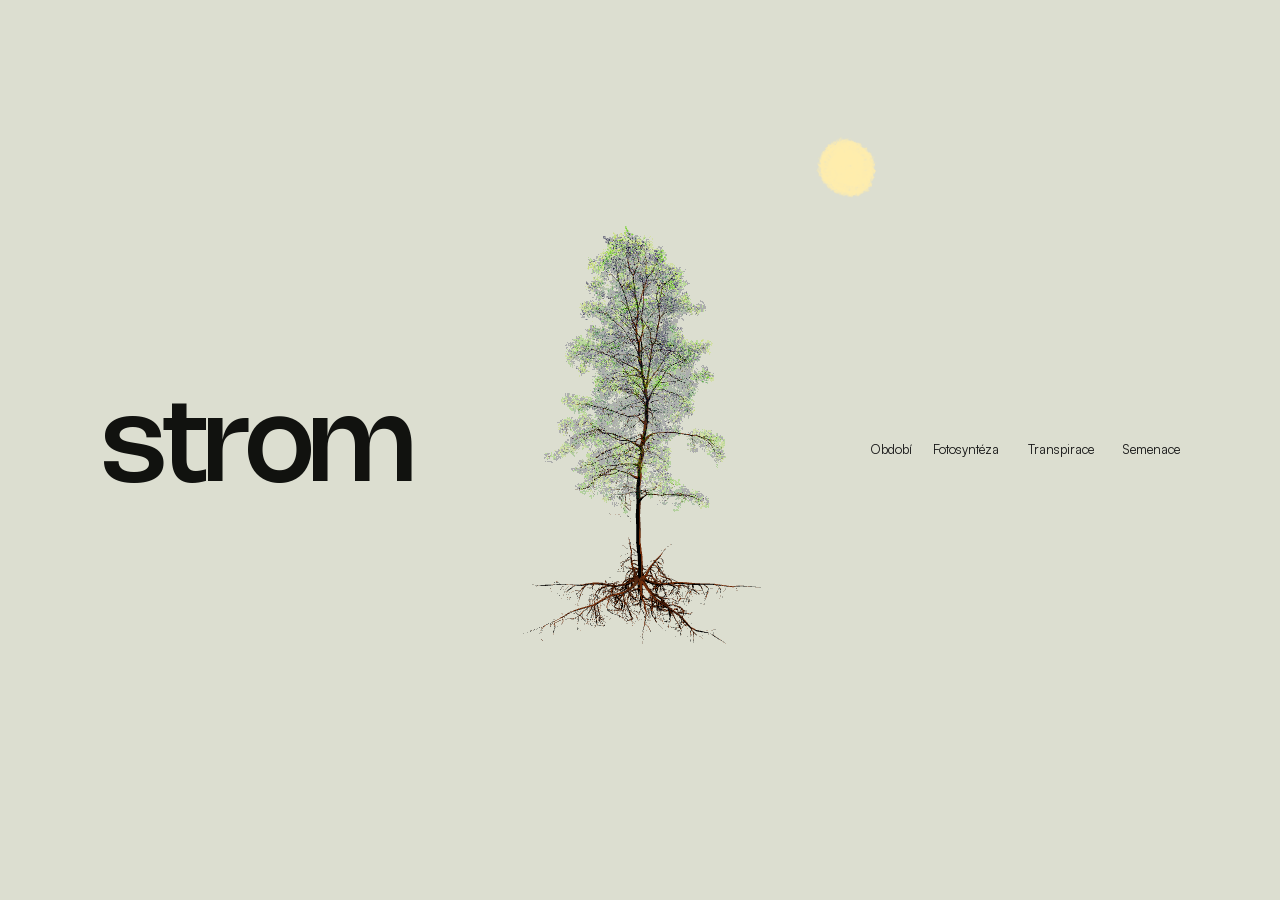
<file: pages_build/web_viewer/index.html>
<!DOCTYPE html>
<html lang="cs">

<head>
  <meta charset="UTF-8">
  <meta name="viewport" content="width=device-width, initial-scale=1.0, viewport-fit=cover">
  <title>Život buku — interaktivní strom</title>

  <link rel="preload" href="./web_assets/fonts/Nohemi-VF.ttf" as="font" type="font/ttf" crossorigin>
  <link rel="preload" href="./web_assets/fonts/Satoshi-Variable.ttf" as="font" type="font/ttf" crossorigin>

  <script type="importmap">
  {
    "imports": {
      "three": "./web_assets/vendor/three.module.js",
      "three/addons/": "./web_assets/jsm/"
    }
  }
  </script>

  <style>
    :root {
      --bg-studio: #dcded0;
      --bg-dark: #0f1115;
      --bg-panel: rgba(18, 20, 26, 0.78);
      --bg-panel-border: rgba(255, 255, 255, 0.08);
      --bg-card: rgba(255, 255, 255, 0.04);
      --bg-card-hover: rgba(255, 255, 255, 0.08);
      --accent: #22c55e;
      --accent-glow: rgba(34, 197, 94, 0.25);
      --accent-autumn: #f59e0b;
      --text-main: #f3f4f6;
      --text-muted: #9ca3af;
      --text-dim: #6b7280;
      --font-sans: 'Inter', -apple-system, BlinkMacSystemFont, sans-serif;
      --font-mono: 'JetBrains Mono', monospace;
    }

    * {
      box-sizing: border-box;
      margin: 0;
      padding: 0;
      -webkit-font-smoothing: antialiased;
      user-select: none;
    }

    html,
    body {
      overscroll-behavior: none;
      -webkit-tap-highlight-color: transparent;
    }

    body {
      font-family: var(--font-sans);
      background-color: var(--bg-studio);
      color: var(--text-main);
      width: 100vw;
      height: 100vh;
      height: 100dvh;
      overflow: hidden;
      position: relative;
    }

    #canvas3d {
      position: absolute;
      top: 0;
      left: 0;
      width: 100%;
      height: 100%;
      z-index: 1;
      display: block;
      outline: none;
    }

    /* HEADER BAR */
    .top-bar {
      position: absolute;
      top: 16px;
      left: 20px;
      right: 20px;
      z-index: 10;
      display: flex;
      justify-content: flex-end;
      align-items: center;
      pointer-events: none;
    }

    .brand-card {
      pointer-events: auto;
      background: var(--bg-panel);
      backdrop-filter: blur(16px);
      -webkit-backdrop-filter: blur(16px);
      border: 1px solid var(--bg-panel-border);
      padding: 10px 18px;
      border-radius: 14px;
      display: flex;
      align-items: center;
      gap: 14px;
      box-shadow: 0 10px 30px rgba(0, 0, 0, 0.25);
    }

    .brand-icon {
      width: 38px;
      height: 38px;
      background: linear-gradient(135deg, #22c55e, #15803d);
      border-radius: 10px;
      display: flex;
      align-items: center;
      justify-content: center;
      font-size: 20px;
      box-shadow: 0 4px 12px var(--accent-glow);
    }

    .brand-info h1 {
      font-size: 15px;
      font-weight: 600;
      letter-spacing: -0.01em;
      color: #fff;
    }

    .brand-info p {
      font-size: 11px;
      color: var(--text-muted);
      font-family: var(--font-mono);
    }

    .top-actions {
      pointer-events: auto;
      display: flex;
      align-items: center;
      gap: 10px;
    }

    .manager-controlled.manager-hidden {
      display: none !important;
    }

    body[data-chapter="intro"] .time-playback-panel,
    body[data-chapter="intro"] .manager-controlled {
      display: none !important;
    }

    body:not(.manager-open) #chapterShared {
      display: none !important;
    }

    .action-btn {
      background: var(--bg-panel);
      backdrop-filter: blur(14px);
      border: 1px solid var(--bg-panel-border);
      color: var(--text-main);
      padding: 9px 14px;
      border-radius: 10px;
      font-size: 12px;
      font-weight: 500;
      display: flex;
      align-items: center;
      gap: 8px;
      cursor: pointer;
      transition: all 0.2s cubic-bezier(0.16, 1, 0.3, 1);
      box-shadow: 0 4px 14px rgba(0, 0, 0, 0.2);
    }

    .action-btn:hover {
      background: rgba(255, 255, 255, 0.12);
      border-color: rgba(255, 255, 255, 0.2);
      transform: translateY(-1px);
    }

    .action-btn.active {
      background: var(--accent);
      color: #000;
      font-weight: 600;
      border-color: var(--accent);
      box-shadow: 0 4px 15px var(--accent-glow);
    }

    /* CONTROL DRAWER / PANEL */
    .controls-panel {
      position: absolute;
      top: 80px;
      left: 20px;
      bottom: 20px;
      width: 340px;
      max-width: calc(100vw - 40px);
      background: var(--bg-panel);
      backdrop-filter: blur(20px);
      -webkit-backdrop-filter: blur(20px);
      border: 1px solid var(--bg-panel-border);
      border-radius: 18px;
      z-index: 10;
      display: flex;
      flex-direction: column;
      box-shadow: 0 20px 45px rgba(0, 0, 0, 0.35);
      transition: transform 0.35s cubic-bezier(0.16, 1, 0.3, 1), opacity 0.35s ease;
      overflow: hidden;
    }

    .controls-panel.collapsed {
      transform: translateX(-370px);
      opacity: 0;
      pointer-events: none;
    }

    .panel-header {
      padding: 16px 18px;
      border-bottom: 1px solid var(--bg-panel-border);
      display: flex;
      justify-content: space-between;
      align-items: center;
    }

    .panel-header h2 {
      font-size: 13px;
      font-weight: 600;
      text-transform: uppercase;
      letter-spacing: 0.08em;
      color: var(--text-muted);
    }

    .panel-content {
      padding: 16px 18px;
      overflow-y: auto;
      flex: 1;
      display: flex;
      flex-direction: column;
      gap: 18px;
    }

    .panel-content::-webkit-scrollbar {
      width: 4px;
    }

    .panel-content::-webkit-scrollbar-thumb {
      background: rgba(255, 255, 255, 0.15);
      border-radius: 4px;
    }

    .section-title {
      font-size: 11px;
      font-weight: 600;
      text-transform: uppercase;
      letter-spacing: 0.05em;
      color: var(--text-dim);
      margin-bottom: 8px;
      display: flex;
      align-items: center;
      gap: 6px;
    }

    /* CONTROL GROUPS */
    .control-box {
      background: var(--bg-card);
      border: 1px solid rgba(255, 255, 255, 0.05);
      border-radius: 12px;
      padding: 12px;
      display: flex;
      flex-direction: column;
      gap: 10px;
    }

    /* TOGGLE SWITCHES */
    .toggle-row {
      display: flex;
      justify-content: space-between;
      align-items: center;
      font-size: 12.5px;
      font-weight: 500;
      cursor: pointer;
    }

    .toggle-row:hover span {
      color: #fff;
    }

    .switch {
      position: relative;
      width: 36px;
      height: 20px;
    }

    .switch input {
      opacity: 0;
      width: 0;
      height: 0;
    }

    .slider-switch {
      position: absolute;
      cursor: pointer;
      top: 0;
      left: 0;
      right: 0;
      bottom: 0;
      background-color: rgba(255, 255, 255, 0.15);
      transition: .3s;
      border-radius: 20px;
    }

    .slider-switch:before {
      position: absolute;
      content: "";
      height: 14px;
      width: 14px;
      left: 3px;
      bottom: 3px;
      background-color: white;
      transition: .3s;
      border-radius: 50%;
    }

    input:checked+.slider-switch {
      background-color: var(--accent);
    }

    input:checked+.slider-switch:before {
      transform: translateX(16px);
      background-color: #000;
    }

    /* RANGE SLIDERS */
    .slider-group {
      display: flex;
      flex-direction: column;
      gap: 6px;
    }

    .slider-label {
      display: flex;
      justify-content: space-between;
      font-size: 12px;
      color: var(--text-muted);
    }

    .slider-val {
      font-family: var(--font-mono);
      font-size: 11px;
      color: #fff;
    }

    input[type=range] {
      -webkit-appearance: none;
      width: 100%;
      background: rgba(255, 255, 255, 0.1);
      height: 5px;
      border-radius: 3px;
      outline: none;
    }

    input[type=range]::-webkit-slider-thumb {
      -webkit-appearance: none;
      appearance: none;
      width: 14px;
      height: 14px;
      border-radius: 50%;
      background: var(--accent);
      cursor: pointer;
      box-shadow: 0 0 8px var(--accent-glow);
      transition: transform 0.1s;
    }

    input[type=range]::-webkit-slider-thumb:hover {
      transform: scale(1.2);
    }

    /* BUTTON GRIDS */
    .btn-grid {
      display: grid;
      grid-template-columns: repeat(2, 1fr);
      gap: 6px;
    }

    .grid-btn {
      background: var(--bg-card);
      border: 1px solid rgba(255, 255, 255, 0.06);
      color: var(--text-main);
      padding: 8px 10px;
      border-radius: 8px;
      font-size: 11.5px;
      font-weight: 500;
      text-align: center;
      cursor: pointer;
      transition: all 0.2s;
    }

    .grid-btn:hover {
      background: var(--bg-card-hover);
      border-color: rgba(255, 255, 255, 0.15);
      color: #fff;
    }

    .grid-btn.active {
      background: rgba(34, 197, 94, 0.15);
      border-color: var(--accent);
      color: var(--accent);
      font-weight: 600;
    }

    /* SEASON PRESETS */
    .season-btn-row {
      display: grid;
      grid-template-columns: repeat(4, 1fr);
      gap: 5px;
    }

    .season-btn {
      padding: 7px 4px;
      font-size: 10.5px;
      border-radius: 7px;
      background: var(--bg-card);
      border: 1px solid rgba(255, 255, 255, 0.06);
      color: var(--text-muted);
      cursor: pointer;
      text-align: center;
      transition: all 0.2s;
    }

    .season-btn:hover {
      color: #fff;
      background: var(--bg-card-hover);
    }

    .season-btn.active {
      color: #000;
      font-weight: 600;
    }

    .season-btn.active[data-season="spring"] {
      background: #4ade80;
    }

    .season-btn.active[data-season="summer"] {
      background: #22c55e;
    }

    .season-btn.active[data-season="autumn"] {
      background: #f59e0b;
    }

    .season-btn.active[data-season="latefall"] {
      background: #ea580c;
    }

    /* HUD BOTTOM BAR */
    .hud-bottom {
      position: absolute;
      bottom: 20px;
      right: 20px;
      z-index: 10;
      display: flex;
      gap: 12px;
      pointer-events: none;
    }

    .time-playback-buttons {
      display: flex;
      flex-wrap: nowrap;
      gap: 5px;
    }

    .time-playback-panel {
      pointer-events: auto;
      padding: 8px;
      border: 1px solid var(--bg-panel-border);
      border-radius: 12px;
      background: var(--bg-panel);
      backdrop-filter: blur(14px);
      box-shadow: 0 4px 15px rgba(0, 0, 0, .2);
    }

    .time-playback-buttons button {
      width: 48px;
      height: 48px;
      display: inline-flex;
      align-items: center;
      justify-content: center;
      padding: 6px;
      border: 1px solid var(--bg-panel-border);
      border-radius: 7px;
      background: rgba(255, 255, 255, .05);
      color: var(--text-main);
      font: inherit;
      cursor: pointer;
    }

    .time-playback-buttons button:hover {
      background: rgba(255, 255, 255, .12);
    }

    .time-playback-buttons button[aria-pressed="true"] {
      color: #f6c85f;
      border-color: #f6c85f;
    }

    .time-playback-buttons svg {
      width: 28px;
      height: 28px;
      fill: currentColor;
    }

    .time-playback-buttons .time-pause-play {
      display: none;
    }

    .time-playback-buttons button[aria-pressed="true"] .time-pause-bars {
      display: none;
    }

    .time-playback-buttons button[aria-pressed="true"] .time-pause-play {
      display: inline;
    }

    .time-playback-buttons button:focus-visible {
      outline: 2px solid #f6c85f;
      outline-offset: 2px;
    }

    @media (max-width: 700px) {
      .hud-bottom {
        left: 10px;
        right: 10px;
        bottom: 10px;
        flex-wrap: wrap;
        justify-content: flex-end;
        gap: 6px;
      }

      .stat-pill {
        padding: 7px 9px;
        font-size: 9px;
      }
    }

    .stat-pill {
      pointer-events: auto;
      background: var(--bg-panel);
      backdrop-filter: blur(14px);
      border: 1px solid var(--bg-panel-border);
      border-radius: 12px;
      padding: 8px 14px;
      display: flex;
      align-items: center;
      gap: 8px;
      font-family: var(--font-mono);
      font-size: 11px;
      color: var(--text-muted);
      box-shadow: 0 4px 15px rgba(0, 0, 0, 0.2);
    }

    .stat-pill strong {
      color: #fff;
      font-weight: 600;
    }

    .stat-dot {
      width: 7px;
      height: 7px;
      border-radius: 50%;
      background: var(--accent);
      box-shadow: 0 0 6px var(--accent);
    }

    /* LOADING SCREEN */
    #loader {
      position: absolute;
      top: 0;
      left: 0;
      width: 100%;
      height: 100%;
      background: #11141a;
      z-index: 100;
      display: flex;
      flex-direction: column;
      align-items: center;
      justify-content: center;
      gap: 18px;
      transition: opacity 0.5s ease, visibility 0.5s;
    }

    #loader.hidden {
      opacity: 0;
      visibility: hidden;
      pointer-events: none;
    }

    .spinner {
      width: 50px;
      height: 50px;
      border: 3px solid rgba(34, 197, 94, 0.15);
      border-top-color: var(--accent);
      border-radius: 50%;
      animation: spin 0.9s cubic-bezier(0.5, 0, 0.5, 1) infinite;
    }

    @keyframes spin {
      to {
        transform: rotate(360deg);
      }
    }

    .load-text {
      font-size: 14px;
      font-weight: 500;
      color: #fff;
      letter-spacing: -0.01em;
    }

    .load-subtext {
      font-size: 11.5px;
      color: var(--text-muted);
      font-family: var(--font-mono);
    }

    .progress-bar-container {
      width: 260px;
      height: 5px;
      background: rgba(255, 255, 255, 0.1);
      border-radius: 3px;
      overflow: hidden;
    }

    .progress-bar {
      width: 0%;
      height: 100%;
      background: linear-gradient(90deg, #22c55e, #a3e635);
      transition: width 0.2s ease;
    }

    /* TOAST MESSAGE */
    #toast {
      position: absolute;
      top: 80px;
      left: 50%;
      transform: translateX(-50%) translateY(-20px);
      background: rgba(18, 20, 26, 0.9);
      backdrop-filter: blur(12px);
      border: 1px solid rgba(255, 255, 255, 0.15);
      color: #fff;
      padding: 10px 20px;
      border-radius: 10px;
      font-size: 12.5px;
      font-weight: 500;
      opacity: 0;
      pointer-events: none;
      transition: all 0.3s cubic-bezier(0.16, 1, 0.3, 1);
      z-index: 50;
      box-shadow: 0 10px 25px rgba(0, 0, 0, 0.3);
    }

    #toast.show {
      transform: translateX(-50%) translateY(0);
      opacity: 1;
    }

    /* DRIP ZONE HOVER WINDOW (MONOCHROMATIC & NO EMOJI) */
    .drip-hover-card {
      position: fixed;
      z-index: 90;
      background: #14171d;
      border: 1px solid rgba(255, 255, 255, 0.16);
      border-radius: 8px;
      padding: 10px 14px;
      width: 250px;
      box-shadow: 0 12px 28px rgba(0, 0, 0, 0.55);
      pointer-events: none;
      opacity: 0;
      transform: translate(-50%, -100%) translateY(4px);
      transition: opacity 0.18s ease, transform 0.18s cubic-bezier(0.16, 1, 0.3, 1);
    }

    .drip-hover-card.visible {
      opacity: 1;
      transform: translate(-50%, -100%) translateY(-14px);
    }

    .drip-hover-title {
      font-size: 13px;
      font-weight: 600;
      color: #ffffff;
      margin-bottom: 4px;
      letter-spacing: -0.01em;
    }

    .drip-hover-desc {
      font-size: 11px;
      line-height: 1.45;
      color: #9ca3af;
      font-weight: 400;
    }
  </style>
  <link rel="stylesheet" href="./kapitoly/chapters.css?v=transpiration-soon-1">
  <link rel="stylesheet" href="./okna/tree_annotations.css?v=ipad-smooth-1">
  <link rel="stylesheet" href="./okna/element_ui_okna_vzhled.css?v=rolling-fade-3">
</head>

<body>

  <!-- 3D Canvas -->
  <canvas id="canvas3d"></canvas>
  <p class="chapter-sun-title" lang="en">soon ....</p>

  <!-- Top Bar -->
  <div class="top-bar">
    <div class="top-actions">
      <button class="action-btn manager-controlled manager-hidden" id="btnSaveCameraView"
        title="Uložit tento pohled kamery pro příští spuštění">
        <span>⌖ Uložit pohled</span>
      </button>
      <button class="action-btn manager-controlled manager-hidden" id="btnTogglePanel" title="Zobrazit/skrýt nastavení">
        <span>⚙ Nastavení</span>
      </button>
    </div>
  </div>

  <!-- Left Control Panel -->
  <div class="controls-panel" id="controlsPanel">
    <div class="panel-header">
      <h2>Nastavení modelu & scény</h2>
      <span class="slider-val">FPS: <strong id="valFps">—</strong></span>
      <button class="action-btn" id="btnClosePanel" style="padding: 4px 8px; font-size: 10px;">✕</button>
    </div>

    <div class="panel-content">
      <!-- 1. ROČNÍ OBDOBÍ / LISTOVÍ -->
      <div class="control-box">
        <div class="section-title">🍃 Sezóna & Barva listí</div>
        <div class="season-btn-row">
          <button class="season-btn" data-season="spring">Jaro</button>
          <button class="season-btn" data-season="summer">Léto</button>
          <button class="season-btn active" data-season="autumn">Podzim</button>
          <button class="season-btn" data-season="latefall">Pozdní</button>
        </div>
        <div class="slider-group" style="margin-top: 4px;">
          <div class="slider-label">
            <span>Posun barevného tónu</span>
            <span class="slider-val" id="valSeason">50 %</span>
          </div>
          <input type="range" id="sliderSeason" min="0" max="100" value="50"
            title="Nejdřív schnou listy s nejdelší cestou po větvích od paty kmene. Skupiny listů mají mírně náhodné pořadí. Barva stínu zůstává stejná.">
        </div>
        <div class="slider-group" style="margin-top: 12px;">
          <div class="slider-label">
            <label for="sliderDryingSpeed">Rychlost přechodu do červené</label>
            <span class="slider-val" id="valDryingSpeed">0,50×</span>
          </div>
          <input type="range" id="sliderDryingSpeed" min="1" max="300" step="1" value="50"
            title="Rozsah 0,01× až 3,00×. Doleva: pomalejší přechod přes žlutou a oranžovou. Doprava: rychlejší přechod do červené.">
        </div>
        <div class="slider-group" style="margin-top: 12px;">
          <div class="slider-label">
            <label for="sliderYellowPhase">Délka žluté fáze</label>
            <span class="slider-val" id="valYellowPhase">65 %</span>
          </div>
          <input type="range" id="sliderYellowPhase" min="0" max="100" step="1" value="65"
            title="Doleva: rychlejší přechod ze žluté do červené. Doprava: delší žlutá fáze až do 100 %.">
        </div>
        <div class="slider-group" style="margin-top: 12px;">
          <div class="slider-label">
            <label for="sliderLeafFallSpeed">Rychlost padání listů</label>
            <span class="slider-val" id="valLeafFallSpeed">150 %</span>
          </div>
          <input type="range" id="sliderLeafFallSpeed" min="25" max="300" step="5" value="150"
            title="Doleva: pomalejší padání. Doprava: rychlejší padání.">
        </div>
        <div class="slider-group" style="margin-top: 12px;">
          <div class="slider-label">
            <label for="sliderLeafFallAmount">Kolik listů spadne za sekundu</label>
            <span class="slider-val" id="valLeafFallAmount">700</span>
          </div>
          <input type="range" id="sliderLeafFallAmount" min="1" max="30000" step="1" value="700"
            title="Rychlost opadávání: přibližný počet listů, které se uvolní za sekundu.">
        </div>
        <div class="btn-grid" style="margin-top: 12px;">
          <button class="grid-btn active" id="btnLeafFall" aria-pressed="true">🍂 Opadávání: zapnuto</button>
        </div>
        <div class="slider-group" style="margin-top: 12px;">
          <div class="slider-label">
            <label for="sliderDryingSharpness">Ostrost hranice schnutí</label>
            <span class="slider-val" id="valDryingSharpness">100 %</span>
          </div>
          <input type="range" id="sliderDryingSharpness" min="0" max="100" step="1" value="100"
            title="Doleva: široké pásmo přechodu přes více skupin listů. Doprava: úzká hranice přibližně přes 1–2 sousední skupiny.">
        </div>
        <div class="slider-group" style="margin-top: 12px;">
          <div class="slider-label">
            <label for="sliderLeafSize">Velikost listů</label>
            <span class="slider-val" id="valLeafSize">25 %</span>
          </div>
          <input type="range" id="sliderLeafSize" min="25" max="250" step="5" value="25">
        </div>
        <div class="slider-group">
          <div class="slider-label">
            <label for="sliderLeafCount">Počet listů</label>
            <span class="slider-val" id="valLeafCount">90 000</span>
          </div>
          <input type="range" id="sliderLeafCount" min="0" max="90000" step="1" value="90000">
        </div>
      </div>

      <div class="control-box">
        <div class="section-title">Větřík</div>
        <div class="slider-group">
          <div class="slider-label">
            <label for="sliderLeafWind">Síla větru v listech</label>
            <span class="slider-val" id="valLeafWind">25 %</span>
          </div>
          <input type="range" id="sliderLeafWind" min="0" max="300" step="1" value="25"
            title="0 %: bez větru. 100 %: jemný vítr. 300 %: silný vítr.">
        </div>
      </div>

      <!-- TOON / CEL-SHADING (BLENDER NPR) -->
      <div class="control-box">
        <div class="section-title">🎨 Toon / Cel-Shading (Blender NPR)</div>
        <div class="btn-grid">
          <button class="grid-btn active" data-toon="3step">Blender (2 barvy)</button>
          <button class="grid-btn" data-toon="none">Plynulý přechod</button>
        </div>
        <div class="slider-group" style="margin-top: 10px;">
          <div class="slider-label">
            <span>Černo-modrý stín (Color Ramp práh)</span>
            <span class="slider-val" id="valRamp">1.00 (Blender)</span>
          </div>
          <input type="range" id="sliderRamp" min="10" max="150" value="100">
        </div>
        <div class="section-title" style="margin-top: 12px;">✂️ Vykreslení Alfy (Okraje štětce)</div>
        <div class="btn-grid">
          <button class="grid-btn active" data-alphamode="2">Alpha Hashed (Blender)</button>
          <button class="grid-btn" data-alphamode="1">Hladké okraje</button>
          <button class="grid-btn" data-alphamode="0" style="grid-column: span 2;">Ostrý Cutout</button>
        </div>
        <div class="slider-group" style="margin-top: 12px;">
          <div class="slider-label">
            <label for="sliderLeafEdgeTransition">Alfa přechod na okrajích</label>
            <span class="slider-val" id="valLeafEdgeTransition">0 % (původní)</span>
          </div>
          <input type="range" id="sliderLeafEdgeTransition" min="0" max="300" step="5" value="0"
            title="0 %: původní alfa maska z Blenderu, 100–300 %: dodatečné měkké prolnutí">
        </div>
        <div class="slider-group" style="margin-top: 12px;">
          <div class="slider-label">
            <label for="sliderLeafAlpha">Síla alfy listů</label>
            <span class="slider-val" id="valLeafAlpha">100 %</span>
          </div>
          <input type="range" id="sliderLeafAlpha" min="0" max="200" step="5" value="100">
        </div>
      </div>

      <!-- 2. VIDITELNOST ČÁSTÍ -->
      <div class="control-box">
        <div class="section-title">🧩 Části stromu</div>
        <div class="toggle-row">
          <span id="canopyLeafCountLabel">🍃 Koruna a listy (50 000 listů)</span>
          <label class="switch">
            <input type="checkbox" id="chkLeaves" checked>
            <span class="slider-switch"></span>
          </label>
        </div>
        <div class="toggle-row">
          <span>🪵 Kmen a větve</span>
          <label class="switch">
            <input type="checkbox" id="chkTrunk" checked>
            <span class="slider-switch"></span>
          </label>
        </div>
        <div class="toggle-row">
          <span>🌿 Kořenový systém</span>
          <label class="switch">
            <input type="checkbox" id="chkRoots" checked>
            <span class="slider-switch"></span>
          </label>
        </div>
        <div class="toggle-row">
          <span>🌱 Řez terénem (Hladina půdy Z=0)</span>
          <label class="switch">
            <input type="checkbox" id="chkGround">
            <span class="slider-switch"></span>
          </label>
        </div>
        <div class="toggle-row">
          <span>💧 Okapová linie koruny (Drip Line)</span>
          <label class="switch">
            <input type="checkbox" id="chkQuickDrip">
            <span class="slider-switch"></span>
          </label>
        </div>
      </div>

      <!-- 2b. CÉVNÍ SYSTÉM / TOK MÍZY (3D TRUBICE) -->
      <div class="control-box">
        <div class="section-title">💧 Cévní systém & Tok mízy (3D Trubice)</div>
        <div class="toggle-row">
          <span>💧 Zobrazit modré linky toku</span>
          <label class="switch">
            <input type="checkbox" id="chkSapFlow">
            <span class="slider-switch"></span>
          </label>
        </div>
        <!-- SLIDER PRŮHLEDNOSTI MODRÉ LINKY (OPACITY) -->
        <div class="slider-group" style="margin-top: 10px;">
          <div class="slider-label">
            <span>Průhlednost modré linky (Opacity)</span>
            <span class="slider-val" id="valSapOpacity">100%</span>
          </div>
          <input type="range" id="sliderSapOpacity" min="0" max="100" value="100">
        </div>

        <!-- SLIDER ZÁSOBY VODY VE STROMU V LITRECH -->
        <div class="slider-group"
          style="margin-top: 10px; padding: 10px; background: rgba(56, 189, 248, 0.08); border: 1px solid rgba(56, 189, 248, 0.25); border-radius: 8px;">
          <div class="slider-label">
            <span style="font-weight: 700; color: #38bdf8;">💧 Voda ve stromu (litry)</span>
            <span class="slider-val" id="valTreeWater" style="font-weight: 700; color: #38bdf8; font-size: 13px;">6
              l/h</span>
          </div>
          <input type="range" id="sliderTreeWater" min="0" max="120" step="0.06" value="6"
            aria-label="Voda dodaná ke kořenům v litrech za hodinu">
          <div
            style="display: flex; justify-content: space-between; font-size: 9.5px; color: #64748b; margin-top: 3px;">
            <span>0 L (uschnutí)</span>
            <span style="color: #38bdf8; font-weight: 600;">800 L (normál)</span>
            <span>1500 L (maximum)</span>
          </div>
          <div id="statusTreeWater"
            style="margin-top: 6px; font-size: 11px; font-weight: 600; color: #10b981; line-height: 1.35;">
            🟢 Optimální turgor (100% hydratace pletiv)
          </div>
          <div id="droughtBarContainer"
            style="display: none; margin-top: 7px; padding-top: 6px; border-top: 1px solid rgba(255,255,255,0.08);">
            <div
              style="display: flex; justify-content: space-between; font-size: 10px; color: #fbbf24; margin-bottom: 3px;">
              <span id="droughtBarLabel">🍂 Postup schnutí listů:</span>
              <span id="droughtBarVal" style="font-family: var(--font-mono); font-weight: 700;">0%</span>
            </div>
            <div style="width: 100%; height: 6px; background: rgba(0,0,0,0.5); border-radius: 3px; overflow: hidden;">
              <div id="droughtBarFill"
                style="width: 0%; height: 100%; background: linear-gradient(90deg, #f59e0b, #ef4444); transition: width 0.1s linear;">
              </div>
            </div>
          </div>
        </div>

        <div class="slider-group" style="margin-top: 8px;">
          <div class="slider-label">
            <label for="sliderLeafRegrowthSpeed">Rychlost růstu nových listů</label>
            <span class="slider-val" id="valLeafRegrowthSpeed">100 %</span>
          </div>
          <input type="range" id="sliderLeafRegrowthSpeed" min="10" max="300" step="5" value="100">
        </div>

        <div class="slider-group" style="margin-top: 10px;">
          <div class="slider-label">
            <span>Základní tloušťka linky (Poloměr)</span>
            <span class="slider-val" id="valSapThickness">0.08 m</span>
          </div>
          <input type="range" id="sliderSapThickness" min="1" max="30" value="8">
        </div>
        <div class="slider-group" style="margin-top: 8px;">
          <div class="slider-label">
            <span>Rychlost proudění</span>
            <span class="slider-val" id="valSapSpeed">1.0×</span>
          </div>
          <input type="range" id="sliderSapSpeed" min="0" max="250" value="100">
        </div>
        <div class="slider-group" style="margin-top: 8px;">
          <div class="slider-label">
            <span>Intenzita záře / neonu</span>
            <span class="slider-val" id="valSapGlow">100%</span>
          </div>
          <input type="range" id="sliderSapGlow" min="20" max="250" value="100">
        </div>
        <div class="toggle-row" style="margin-top: 8px;">
          <span>✨ Prosvítání dřevem (X-Ray)</span>
          <label class="switch">
            <input type="checkbox" id="chkSapXray" checked>
            <span class="slider-switch"></span>
          </label>
        </div>
        <div class="toggle-row" style="margin-top: 8px;">
          <span>🤖 Trasování podle nejtlustšího kmene</span>
          <span
            style="font-size: 11px; color: var(--accent); font-family: var(--font-mono); font-weight: 600;">Automatické</span>
        </div>
        <div class="toggle-row" style="margin-top: 8px;">
          <span style="display: flex; align-items: center; gap: 6px;">
            <span
              style="display: inline-block; width: 9px; height: 9px; border-radius: 50%; background: #ffd700; box-shadow: 0 0 6px #ffd700;"></span>
            <span>Proud fotonů (Světlo)</span>
          </span>
          <label class="switch">
            <input type="checkbox" id="chkPhotonLine" checked>
            <span class="slider-switch"></span>
          </label>
        </div>
        <div class="toggle-row" style="margin-top: 8px;">
          <span style="display: flex; align-items: center; gap: 6px;">
            <span
              style="display: inline-block; width: 9px; height: 9px; border-radius: 50%; background: #38bdf8; box-shadow: 0 0 6px #38bdf8;"></span>
            <span>Bubliny kyslíku (O₂)</span>
          </span>
          <label class="switch">
            <input type="checkbox" id="chkOxygenLine" checked>
            <span class="slider-switch"></span>
          </label>
        </div>
        <div class="slider-group" style="margin-top: 8px;">
          <div class="slider-label">
            <label for="sliderOxygenSize">Velikost bublin O₂</label>
            <span class="slider-val" id="valOxygenSize">150 %</span>
          </div>
          <input type="range" id="sliderOxygenSize" min="25" max="400" step="5" value="150">
        </div>
        <div class="slider-group" style="margin-top: 8px;">
          <div class="slider-label">
            <label for="sliderOxygenSpawnDistance">Vzdálenost vzniku bublin</label>
            <span class="slider-val" id="valOxygenSpawnDistance">1.5 bodu</span>
          </div>
          <input type="range" id="sliderOxygenSpawnDistance" min="0" max="30" step="0.1" value="1.5">
        </div>
      </div>

      <!-- 2c. OKAPOVÁ ZÓNA KORUNY (DRIP LINE & VLÁHA) -->
      <div class="control-box">
        <div class="section-title">💧 Okapová zóna koruny (Drip Line)</div>
        <div class="toggle-row">
          <span>💧 Zobrazit okapovou linii</span>
          <label class="switch">
            <input type="checkbox" id="chkDripLine">
            <span class="slider-switch"></span>
          </label>
        </div>
        <div class="toggle-row">
          <span>🌧️ Padající kapky vody (Drip efekt)</span>
          <label class="switch">
            <input type="checkbox" id="chkDripRain" checked>
            <span class="slider-switch"></span>
          </label>
        </div>

        <div class="slider-group" style="margin-top: 10px;">
          <div class="slider-label">
            <span>Tloušťka bílé linie</span>
            <span class="slider-val" id="valDripThickness">0.05 m</span>
          </div>
          <input type="range" id="sliderDripThickness" min="2" max="15" value="5">
        </div>

        <div class="slider-group" style="margin-top: 8px;">
          <div class="slider-label">
            <span>Průhlednost bílé linie (Opacity)</span>
            <span class="slider-val" id="valDripGlow">95%</span>
          </div>
          <input type="range" id="sliderDripGlow" min="10" max="100" value="95">
        </div>
        <div class="toggle-row" style="margin-top: 8px;">
          <span>Informační okno</span>
          <span style="font-size: 11px; color: #38bdf8; font-family: var(--font-mono); font-weight: 500;">Při najetí
            myší</span>
        </div>
        <div class="toggle-row" style="margin-top: 8px;">
          <span>Biologická funkce</span>
          <span style="font-size: 11px; color: #38bdf8; font-family: var(--font-mono); font-weight: 600;">Okapová
            linie</span>
        </div>
      </div>

      <!-- 3. OSVĚTLENÍ (BLENDER REPLIKACE) -->
      <div class="control-box">
        <div class="section-title">☀️ Slunce</div>
        <div class="slider-group">
          <div class="slider-label">
            <span>Síla slunce</span>
            <span class="slider-val" id="valSun">100%</span>
          </div>
          <input type="range" id="sliderSun" min="0" max="250" value="100">
        </div>
        <div class="slider-group">
          <div class="slider-label">
            <span>Hloubka zastínění koruny</span>
            <span class="slider-val" id="valCanopyAO">45%</span>
          </div>
          <input type="range" id="sliderCanopyAO" min="0" max="100" value="45" aria-label="Hloubka zastínění koruny"
            title="Měkké zastínění spodních a vnitřních listů podle hustoty koruny">
        </div>
        <div class="slider-group">
          <div class="slider-label">
            <span>Rotace slunce / Úhel dopadu</span>
            <span class="slider-val" id="valLightRot">0°</span>
          </div>
          <input type="range" id="sliderLightRot" min="0" max="360" value="0">
        </div>
        <div class="slider-group" style="margin-top: 8px;">
          <div class="slider-label">
            <span>Výška slunce nad obzorem (Elevace)</span>
            <span class="slider-val" id="valSunElevation">45°</span>
          </div>
          <input type="range" id="sliderSunElevation" min="-90" max="90" value="45">
        </div>
        <div class="toggle-row">
          <span>Měkké stíny (PCF Soft)</span>
          <label class="switch">
            <input type="checkbox" id="chkShadows" checked>
            <span class="slider-switch"></span>
          </label>
        </div>
        <div class="toggle-row">
          <span>☀️ Zobrazit směr paprsků a popisky</span>
          <label class="switch">
            <input type="checkbox" id="chkSunHelper">
            <span class="slider-switch"></span>
          </label>
        </div>
      </div>

    </div>
  </div>

  <!-- HUD Bottom Bar -->
  <div class="hud-bottom">
    <div class="time-playback-buttons time-playback-panel" role="group" aria-label="Běh času">
      <button type="button" id="btnTimeSlower" aria-pressed="false" aria-label="Zpomalit čas na 0,5×"
        title="Zpomalit čas na 0,5× · druhým kliknutím 1×">
        <svg viewBox="0 0 24 24" aria-hidden="true">
          <path d="M12 5v14L2 12zM22 5v14l-10-7z" />
        </svg>
      </button>
      <button type="button" id="btnTimePause" aria-pressed="false" aria-label="Pozastavit čas" title="Pozastavit čas">
        <svg viewBox="0 0 24 24" aria-hidden="true">
          <g class="time-pause-bars">
            <rect x="6" y="4" width="4" height="16" rx="1" />
            <rect x="14" y="4" width="4" height="16" rx="1" />
          </g>
          <path class="time-pause-play" d="M7 4v16l13-8z" />
        </svg>
      </button>
      <button type="button" id="btnTimeFaster" aria-pressed="false" aria-label="Rychlost času 2×"
        title="Rychlost 2× · druhým kliknutím 1×">
        <svg viewBox="0 0 24 24" aria-hidden="true">
          <path d="M2 5v14l10-7zM12 5v14l10-7z" />
        </svg>
      </button>
      <button type="button" id="btnTimeReset" aria-label="Resetovat strom na léto"
        title="Resetovat strom na výchozí léto">
        <svg viewBox="0 0 24 24" aria-hidden="true">
          <path d="M12 5V2L7 6.5 12 11V8a5 5 0 1 1-4.58 7H5.26A7 7 0 1 0 12 5z" />
        </svg>
      </button>
    </div>
    <div class="stat-pill manager-controlled manager-hidden">
      <span>Výška: <strong id="valTreeHeight">—</strong></span>
    </div>
  </div>

  <!-- Loading Overlay -->
  <div id="loader">
    <div class="spinner"></div>
    <div class="load-text">Načítám 3D model stromu...</div>
    <div class="progress-bar-container">
      <div class="progress-bar" id="progressBar"></div>
    </div>
    <div class="load-subtext" id="loadProgressText">Připravuji geometrii, materiály a osvětlení...</div>
  </div>

  <!-- Toast Notification -->
  <div id="toast"></div>

  <!-- Drip Zone Hover Window (Monochromatic, No Emoji) -->
  <div id="dripTooltip" class="drip-hover-card">
    <div class="drip-hover-title">Okapová zóna</div>
    <div class="drip-hover-desc">Projekce obvodu koruny na terén. Místo stékání srážkové vody z okraje koruny a hlavní
      vrstva savých kořenů.</div>
  </div>

  <!-- THREE.JS APPLICATION SCRIPT -->
  <script type="module">
    import * as THREE from 'three';
    import { OrbitControls } from 'three/addons/controls/OrbitControls.js?v=zoom-pixel-ratio-1';
    import { setupLeafBreeze } from './listy/leaf_breeze.js?v=ipad-smooth-1';
    import { GLTFLoader } from 'three/addons/loaders/GLTFLoader.js';
    import { PhotolysisSystem } from './vykreslovani/photolysis_system.js?v=winter-particles-2';
    import { loadBarkReference, loadBarkAttributes, attachBarkAttributes, createBarkMaterial } from './vykreslovani/bark_material.js?v=opt-lut-1';
    import { loadLeafReference, loadLeafAttributes, attachLeafAttributes, createLeafMaterial, createLeafDepthMaterial, setLeafEdgeTransition } from './vykreslovani/leaf_material.js?v=ipad-smooth-2';
    import { LeafControls } from './listy/leaf_controls.js?v=ipad-smooth-2';
    import { crossedSpring } from './listy/leaf_growth_timing.js?v=1';
    import { advanceDroughtLeaves, droughtLeafFall } from './listy/drought_leaf_animation.js?v=1';
    import { loadBranchDryingReference, branchDryingFrontWidth } from './listy/leaf_branch_drying.js?v=3';
    import { CanopyOcclusion } from './vykreslovani/canopy_occlusion.js?v=sky-opt-1';
    import { createSunClouds } from './vykreslovani/sun_clouds.js?v=2';
    import { createWaterBrushMaterial, addWaterBrushAttributes } from './vykreslovani/water_brush.js?v=highlight-width-3';
    import { TreeEcology, SEASONS, MODEL_MINUTES_PER_SECOND } from './ekologie/tree_ecology.js?v=light-consumption-1';
    import { createChapters } from './kapitoly/chapters.js?v=rolling-fade-3';
    import { createSeedChapter } from './kapitoly/seed_chapter.js';
    import { createTreeBird } from './vykreslovani/tree_bird.js?v=perch-grid-1';
    import { createSeasonRing } from './obdobi/season_ring.js?v=ipad-smooth-1';
    import { createIntroForest } from './obdobi/intro_forest.js?v=perf-opt-1';
    import { seasonColorForPosition } from './obdobi/season_timeline.js?v=beech-calendar-1';
    import {
      BEECH_CALENDAR, seasonDayForPosition, beechLeafFallProgress,
      monthClockForSeason, solarHoursForMonthClock
    } from './obdobi/beech_phenology.js?v=month-clock-2';

    const ecology = new TreeEcology();

    // UI ELEMENTS
    const canvas = document.getElementById('canvas3d');
    const loader = document.getElementById('loader');
    const progressBar = document.getElementById('progressBar');
    const loadProgressText = document.getElementById('loadProgressText');
    const valFps = document.getElementById('valFps');
    const toast = document.getElementById('toast');
    const sliderSunEl = document.getElementById('sliderSun');
    const sliderLeafFallAmountEl = document.getElementById('sliderLeafFallAmount');
    const sliderSapSpeedEl = document.getElementById('sliderSapSpeed');
    const sliderSapGlowEl = document.getElementById('sliderSapGlow');
    const chkSapWaterLabelEl = document.getElementById('chkSapWaterLabel');

    function showToast(msg) {
      toast.textContent = msg;
      toast.classList.add('show');
      setTimeout(() => toast.classList.remove('show'), 2500);
    }

    // 1. SCENE & RENDERER SETUP
    const scene = new THREE.Scene();
    const studioColor = new THREE.Color(0xdcded0); // Exact Blender background
    scene.background = studioColor;

    const isTouchDevice = window.matchMedia('(pointer: coarse)').matches
      || (navigator.maxTouchPoints > 1 && /Mac|iPad|iPhone|iPod/i.test(navigator.userAgent));

    // Keep the page canvas opaque. MSAA resolves leaf coverage against the
    // scene background; a second browser alpha composite would add pale halos.
    const rendererOptions = {
      alpha: false,
      depth: true,
      stencil: false,
      antialias: true,
      powerPreference: 'high-performance',
      preserveDrawingBuffer: false
    };
    const renderContext = canvas.getContext('webgl2', rendererOptions) || canvas.getContext('webgl', rendererOptions);
    const renderer = new THREE.WebGLRenderer({ canvas, context: renderContext, ...rendererOptions });
    const getViewportSize = () => ({
      width: canvas.clientWidth || window.innerWidth,
      height: canvas.clientHeight || window.innerHeight
    });
    const getMaxRenderPixelRatio = () => Math.min(window.devicePixelRatio || 1, isTouchDevice ? 1.25 : 1.5);
    const getMinRenderPixelRatio = () => {
      const { width, height } = getViewportSize();
      return isTouchDevice || width * height > 2600000 ? 0.8 : 1.0;
    };
    let maxRenderPixelRatio = getMaxRenderPixelRatio();
    let minRenderPixelRatio = getMinRenderPixelRatio();
    let activeRenderPixelRatio = maxRenderPixelRatio;
    let isBlurredChapter = false;
    function applyRenderPixelRatio() {
      const { width, height } = getViewportSize();
      const targetRatio = isBlurredChapter ? Math.min(activeRenderPixelRatio, 0.5) : activeRenderPixelRatio;
      renderer.setPixelRatio(targetRatio);
      renderer.setSize(width, height, false);
    }
    applyRenderPixelRatio();
    renderer.toneMapping = THREE.NoToneMapping;
    renderer.toneMappingExposure = 1.08;
    renderer.shadowMap.enabled = true;
    renderer.shadowMap.type = THREE.PCFSoftShadowMap;
    // Camera motion does not change the tree's light-space depth. Reuse all
    // shadow map until a caster, its alpha mask, or the sun changes.
    renderer.shadowMap.autoUpdate = false;
    let lastPeriodicShadowUpdate = -Infinity;
    function invalidateShadows() {
      renderer.shadowMap.needsUpdate = true;
      lastPeriodicShadowUpdate = performance.now();
    }
    invalidateShadows();


    // 2. CAMERA SETUP (EXACT BLENDER CAMERA PARAMETERS)
    // Blender: loc = [37.91, -28.07, 18.18], Blender Z-up -> glTF Y-up: [37.91, 18.18, 28.07]
    const baseCameraFov = 43;
    const initialViewport = getViewportSize();
    const camera = new THREE.PerspectiveCamera(baseCameraFov, initialViewport.width / Math.max(1, initialViewport.height), 0.5, 300);
    const treeHorizontalShift = 0;
    function updateCameraProjection() {
      const { width, height } = getViewportSize();
      const aspect = width / Math.max(1, height);
      camera.aspect = aspect;
      camera.fov = aspect < 1.15 ? Math.min(58, baseCameraFov / Math.pow(aspect / 1.15, 0.42)) : baseCameraFov;
      camera.setViewOffset(width, height, -Math.round(width * treeHorizontalShift), 0, width, height);
    }
    updateCameraProjection();
    const blenderCamPos = new THREE.Vector3(37.9, 18.2, 28.1);
    const treeTarget = new THREE.Vector3(0, 11.5, 0); // Tree center
    camera.position.copy(blenderCamPos);

    // 3. ORBIT CONTROLS
    const controls = new OrbitControls(camera, renderer.domElement);
    controls.target.copy(treeTarget);
    controls.enableDamping = true;
    controls.dampingFactor = 0.15;
    controls.enablePan = true;
    controls.screenSpacePanning = true;
    controls.addEventListener('change', () => {
      // Right-drag can change the height, but the orbit axis stays on the trunk.
      const offsetX = controls.target.x - treeTarget.x;
      const offsetZ = controls.target.z - treeTarget.z;
      camera.position.x -= offsetX;
      camera.position.z -= offsetZ;
      controls.target.x = treeTarget.x;
      controls.target.z = treeTarget.z;
    });
    controls.minDistance = 17;
    controls.maxDistance = 140;
    controls.maxPolarAngle = Math.PI - 0.02; // Allow viewing roots from below
    const savedCameraViewKey = 'strom.camera-view.v1';
    try {
      const savedCameraView = JSON.parse(localStorage.getItem(savedCameraViewKey) || 'null');
      if (Array.isArray(savedCameraView?.position) && savedCameraView.position.length === 3
        && savedCameraView.position.every(Number.isFinite)) {
        camera.position.fromArray(savedCameraView.position);
        controls.target.copy(treeTarget);
        if (Number.isFinite(savedCameraView?.target?.[1])) {
          controls.target.y = savedCameraView.target[1];
        }
        controls.update();
      }
    } catch { /* A missing or invalid saved view keeps the default camera. */ }
    document.getElementById('btnSaveCameraView').addEventListener('click', () => {
      try {
        localStorage.setItem(savedCameraViewKey, JSON.stringify({
          position: camera.position.toArray(),
          target: controls.target.toArray()
        }));
        showToast('Pohled kamery uložen pro příští spuštění');
      } catch {
        showToast('Pohled kamery se nepodařilo uložit');
      }
    });

    // 4. One sun with daytime ambient fill and moonlight at night.
    const lightsGroup = new THREE.Group();
    scene.add(lightsGroup);
    const sunStrength = 50.4;
    // Sky fill comes from above; the ground contributes no light from below.
    const daytimeAmbient = new THREE.HemisphereLight(0xe4edff, 0x000000, 0);
    daytimeAmbient.position.set(0, 1, 0);
    scene.add(daytimeAmbient);
    const sun1 = new THREE.DirectionalLight(0xffffff, sunStrength);
    sun1.name = 'Canopy Sun';
    sun1.color.setRGB(1.2123382850, 0.9605242564, 0.7617739723);
    sun1.target.position.set(0, 10, 0);
    scene.add(sun1.target);
    const sunAzimuths = [THREE.MathUtils.degToRad(57.25)];
    const initialPitch = THREE.MathUtils.degToRad(45);
    sun1.position.set(86.1 * Math.cos(initialPitch) * Math.cos(sunAzimuths[0]),
      86.1 * Math.sin(initialPitch), 86.1 * Math.cos(initialPitch) * Math.sin(sunAzimuths[0])).add(sun1.target.position);
    sun1.castShadow = true;
    const shadowMapSize = isTouchDevice ? 512 : 1024;
    sun1.shadow.mapSize.set(shadowMapSize, shadowMapSize);
    Object.assign(sun1.shadow.camera, { near: 35, far: 135, left: -17, right: 17, top: 22, bottom: -16 });
    sun1.shadow.bias = -0.0003;
    sun1.shadow.normalBias = 0.015;
    sun1.shadow.radius = 2;
    lightsGroup.add(sun1);
    const allSuns = [sun1];

    // Moon opposite the sun, with its original soft blue light.
    const moonLight = new THREE.DirectionalLight(0xb9d2ff, 0);
    moonLight.target = sun1.target;
    scene.add(moonLight);
    const moonMaterial = new THREE.MeshBasicMaterial({
      color: 0xdce7ff, transparent: true, opacity: 0, toneMapped: false
    });
    // Roughly half a degree across at the sky radius below.
    const moonMesh = new THREE.Mesh(new THREE.SphereGeometry(0.32, 24, 16), moonMaterial);
    moonMesh.visible = false;
    scene.add(moonMesh);

    // 4b. VIZUÁLNÍ UKAZATEL SMĚRU SVĚTLA & SLUNCE V PROSTORU (Ukaž odkud jde světlo)
    const sunHelpersGroup = new THREE.Group();
    sunHelpersGroup.visible = false;
    lightsGroup.add(sunHelpersGroup);

    // Visible sun disc, independent of the optional direction helpers.
    // Render the supplied PNG directly, including all original brush coverage.
    const sunSurfaceTexture = new THREE.TextureLoader().load('./web_assets/sun_brush_user.png?v=92a8bc3f');
    sunSurfaceTexture.colorSpace = THREE.SRGBColorSpace;
    sunSurfaceTexture.generateMipmaps = false;
    sunSurfaceTexture.minFilter = THREE.LinearFilter;
    sunSurfaceTexture.magFilter = THREE.LinearFilter;
    const sunMat = new THREE.SpriteMaterial({
      map: sunSurfaceTexture,
      color: 0xffffff,
      transparent: true,
      opacity: 1,
      alphaTest: 0,
      depthWrite: false,
      toneMapped: false
    });
    const sunHorizonColor = new THREE.Color(0xff4f27);
    const sunDayColor = new THREE.Color(0xffedac);
    // Keep the original PNG's brush coverage while letting daylight set its hue.
    sunMat.customProgramCacheKey = () => 'sun_brush_daylight_colour_1';
    sunMat.onBeforeCompile = shader => {
      shader.fragmentShader = shader.fragmentShader.replace('#include <map_fragment>', `
        #include <map_fragment>
        #ifdef USE_MAP
          diffuseColor.rgb = diffuse * mix(0.85, 1.0, clamp(sampledDiffuseColor.r, 0.0, 1.0));
        #endif
      `);
    };
    const sunMesh1 = new THREE.Sprite(sunMat);
    sunMesh1.scale.set(6, 6, 1);
    const sunMarkerDistance = 22;
    sunMesh1.position.copy(sun1.position).sub(sun1.target.position).normalize().multiplyScalar(sunMarkerDistance).add(sun1.target.position);
    lightsGroup.add(sunMesh1);
    const sunClouds = createSunClouds({ THREE, scene, camera, sun: sunMesh1 });

    // Zářící koróna kolem hlavního slunce (vždy čelem ke kameře)
    const coronaGeo = new THREE.RingGeometry(2.6, 5.0, 32);
    const coronaMat = new THREE.MeshBasicMaterial({
      color: 0xffc107,
      side: THREE.DoubleSide,
      transparent: true,
      opacity: 0.65
    });
    const coronaMesh = new THREE.Mesh(coronaGeo, coronaMat);
    coronaMesh.position.copy(sunMesh1.position);
    coronaMesh.visible = false;
    sunHelpersGroup.add(coronaMesh);

    // Zlatý paprsek od slunce přímo do středu stromu
    const rayPoints = [sun1.position.clone(), new THREE.Vector3(0, 11.5, 0)];
    const rayGeo = new THREE.BufferGeometry().setFromPoints(rayPoints);
    const rayLine = new THREE.Line(rayGeo, new THREE.LineDashedMaterial({
      color: 0xffd54f,
      dashSize: 2.0,
      gapSize: 1.0,
      transparent: true,
      opacity: 0.8
    }));
    rayLine.computeLineDistances();
    sunHelpersGroup.add(rayLine);

    // Zlatá směrová šipka přímo nad korunou stromu (ukazuje přesný úhel dopadu světla na strom)
    const sunDirVec = new THREE.Vector3().subVectors(new THREE.Vector3(0, 11.5, 0), sun1.position).normalize();
    const crownArrow = new THREE.ArrowHelper(
      sunDirVec,
      new THREE.Vector3(0, 26, 0),
      8.0,
      0xffc107,
      2.5,
      1.2
    );
    crownArrow.visible = false;
    sunHelpersGroup.add(crownArrow);

    // 3D Šítek "☀️ HLAVNÍ SLUNCE"
    const sunCanvas = document.createElement('canvas');
    sunCanvas.width = 600;
    sunCanvas.height = 140;
    const sctx = sunCanvas.getContext('2d');
    sctx.scale(2, 2);
    sctx.fillStyle = 'rgba(18, 20, 26, 0.88)';
    sctx.beginPath();
    sctx.roundRect ? sctx.roundRect(4, 4, 292, 62, 12) : sctx.rect(4, 4, 292, 62);
    sctx.fill();
    sctx.strokeStyle = '#ffd54f';
    sctx.lineWidth = 3;
    sctx.stroke();
    sctx.fillStyle = '#ffffff';
    sctx.font = 'bold 24px Inter, sans-serif';
    sctx.textAlign = 'center';
    sctx.textBaseline = 'middle';
    sctx.fillText('☀️ SLUNCE & OBLOHA', 150, 35);
    const sunLabelTex = new THREE.CanvasTexture(sunCanvas);
    sunLabelTex.minFilter = THREE.LinearMipmapLinearFilter;
    sunLabelTex.magFilter = THREE.LinearFilter;
    sunLabelTex.anisotropy = Math.min(8, renderer.capabilities.getMaxAnisotropy());
    const sunLabel = new THREE.Sprite(new THREE.SpriteMaterial({ map: sunLabelTex, transparent: true }));
    sunLabel.scale.set(11, 2.6, 1);
    sunLabel.position.copy(sunMesh1.position).add(new THREE.Vector3(0, 5.0, 0));
    sunHelpersGroup.add(sunLabel);

    // Ground plane (for shadow reception and terrain boundary)
    const groundGeo = new THREE.PlaneGeometry(80, 80);
    const groundMat = new THREE.MeshStandardMaterial({
      color: 0xcfd1c2,
      roughness: 0.9,
      transparent: true,
      opacity: 0.5,
      depthWrite: false
    });
    const groundPlane = new THREE.Mesh(groundGeo, groundMat);
    groundPlane.rotation.x = -Math.PI / 2;
    groundPlane.position.y = 0; // Ground surface
    groundPlane.receiveShadow = true;
    groundPlane.visible = false; // Off by default, toggleable in UI
    scene.add(groundPlane);

    // Invisible to the camera, but opaque in the lights' shadow maps.
    const groundLightBlocker = new THREE.Mesh(
      new THREE.PlaneGeometry(200, 200),
      new THREE.MeshBasicMaterial({
        side: THREE.DoubleSide,
        shadowSide: THREE.DoubleSide,
        colorWrite: false,
        depthWrite: false
      })
    );
    groundLightBlocker.name = 'Invisible ground light blocker';
    groundLightBlocker.rotation.x = -Math.PI / 2;
    groundLightBlocker.position.y = -0.02;
    groundLightBlocker.castShadow = true;
    scene.add(groundLightBlocker);

    // 5. TOON / CEL-SHADING SHADERS (EXACT 1:1 REPLICATION OF BLENDER NPR MAT 003, 005 & SEASON)
    const textureLoader = new THREE.TextureLoader();
    const [leafReference, barkReference, branchDryingReference] = await Promise.all([loadLeafReference(textureLoader), loadBarkReference(), loadBranchDryingReference()]);

    const shaderUniforms = {
      uSunDirection: { value: new THREE.Vector3(0.5, 0.8, 0.4).normalize() },
      uSunIntensity: { value: 1.0 },     // Napojeno na sliderSun
      uSceneIllumination: { value: 1.0 },
      uMoonDirection: { value: new THREE.Vector3(0, 1, 0) },
      uMoonIntensity: { value: 0 },
      uLightRotRad: { value: 0.0 },      // Napojeno na sliderLightRot (pro kmen)
      uSeasonOffset: { value: 0.0 }, // 0.0 = original Blender season mix
      uDryingSpeed: { value: Number(document.getElementById('sliderDryingSpeed').value) / 100 },
      uYellowPhaseWidth: { value: Number(document.getElementById('sliderYellowPhase').value) / 100 },
      uLeafFallEnabled: { value: 1.0 },
      uLeafFallTime: { value: 0.0 },
      uLeafFallSpeed: { value: Number(document.getElementById('sliderLeafFallSpeed').value) / 100 },
      uDryingSharpness: { value: Number(document.getElementById('sliderDryingSharpness').value) / 100 },
      uDryingFrontWidth: { value: branchDryingFrontWidth(branchDryingReference) },
      uToonSteps: { value: 3.0 },    // Original CONSTANT leaf ramp; three bands for bark
      uRampThreshold: { value: 1.0 }, // Right CONSTANT stop of Material.003
      uLeafAlphaStrength: { value: 1.0 }, // Shared by leaf color and shadow materials
      uLeafGrowth: { value: 1.0 },
      uLeafCoverage: { value: 1.0 },
      uCrownAO: { value: 0.45 },
      uAlphaMode: { value: 2.0 }     // Original Blender brush; stochastic pattern is fixed in leaf UV space
    };

    const leafToonMat1 = createLeafMaterial(0, leafReference, shaderUniforms); // Material.003 - Leaf Type 1
    const leafToonMat2 = createLeafMaterial(1, leafReference, shaderUniforms); // Material.005 - Leaf Type 2
    const leafDepthMat1 = createLeafDepthMaterial(0, leafReference, shaderUniforms);
    const leafDepthMat2 = createLeafDepthMaterial(1, leafReference, shaderUniforms);
    const leafBreeze = setupLeafBreeze([leafToonMat1, leafToonMat2, leafDepthMat1, leafDepthMat2], { leafCenters: true });
    const barkToonMat = createBarkMaterial(barkReference, leafReference, shaderUniforms);
    const canopyOcclusion = new CanopyOcclusion(leafReference, shaderUniforms);
    let preparingTree = true;

    // 6. GLTF TREE LOADER
    let currentModel = null;
    let leavesMeshes = [];
    let trunkMesh = null;
    let rootsMesh = null;
    const gltfLoader = new GLTFLoader();
    const leafCountInputEl = document.getElementById('sliderLeafCount');
    if (isTouchDevice && leafCountInputEl) {
      leafCountInputEl.value = '40000';
      leafCountInputEl.defaultValue = '40000';
    }
    const leafControls = new LeafControls({
      branchDryingReference,
      growthUniform: shaderUniforms.uLeafGrowth,
      sizeInput: document.getElementById('sliderLeafSize'),
      countInput: leafCountInputEl,
      sizeLabel: document.getElementById('valLeafSize'),
      countLabel: document.getElementById('valLeafCount'),
      canopyLabel: document.getElementById('canopyLeafCountLabel'),
      onChange: () => { initDripZone(); invalidateShadows(); updateCanopyOcclusion(); }
    });


    function updateCanopyOcclusion() {
      if (currentModel && !preparingTree) canopyOcclusion.request(currentModel, leafControls);
    }
    let canopyEditTimer;
    function queueCanopyOcclusion() {
      clearTimeout(canopyEditTimer);
      canopyEditTimer = setTimeout(updateCanopyOcclusion, 140);
    }

    async function loadTreeModel(modelUrl) {
      loader.classList.remove('hidden');
      progressBar.style.width = '10%';
      loadProgressText.textContent = 'Stahuji 3D model stromu...';
      // Fetch binary leaf/bark reference attributes in parallel with the GLB file.
      const attributesPromise = Promise.all([loadLeafAttributes(modelUrl), loadBarkAttributes(modelUrl)])
        .then(data => ({ data }), error => ({ error }));

      if (currentModel) {
        scene.remove(currentModel);
        invalidateShadows();
      }
      leavesMeshes = [];
      trunkMesh = null;
      rootsMesh = null;

      gltfLoader.load(
        modelUrl,
        async (gltf) => {
          const loadedAttributes = await attributesPromise;
          if (loadedAttributes.error) {
            loadProgressText.textContent = 'Chyba načtení Blender materiálu: ' + loadedAttributes.error.message;
            console.error(loadedAttributes.error);
            return;
          }
          const [referenceAttributes, barkAttributes] = loadedAttributes.data;
          progressBar.style.width = '85%';
          loadProgressText.textContent = 'Aplikuji Blender Toon / Cel-Shader...';

          currentModel = gltf.scene;
          const lightsToRemove = [];
          currentModel.traverse((node) => {
            if (node.isLight) lightsToRemove.push(node);
          });
          lightsToRemove.forEach((l) => l.parent && l.parent.remove(l));
          scene.add(currentModel);

          let totalTris = 0;

          currentModel.traverse((node) => {
            if (node.isMesh) {
              node.castShadow = true;
              node.receiveShadow = true;

              const triCount = node.geometry.index ? node.geometry.index.count / 3 : node.geometry.attributes.position.count / 3;
              totalTris += triCount;

              const origMatName = node.material && node.material.name ? node.material.name : '';
              const name = node.name.toLowerCase();

              // LEAVES 1 & 2 (Material.003 i Material.005)
              if (origMatName.includes('003') || name === 'plane001' || origMatName.includes('005') || origMatName === 'Leaf_Material_1' || origMatName === 'Leaf_Material_2' || name === 'plane001_1') {
                const isMat2 = origMatName.includes('005') || origMatName === 'Leaf_Material_2' || name === 'plane001_1';
                attachLeafAttributes(node.geometry, referenceAttributes[isMat2 ? 1 : 0]);
                node.material = isMat2 ? leafToonMat2 : leafToonMat1;
                node.customDepthMaterial = isMat2 ? leafDepthMat2 : leafDepthMat1; // <-- Listy vrhají stín podle tvaru štětce!
                // The leaves still cast shadows, but use stable canopy
                // occlusion for their own shading instead of a moving texel.
                node.receiveShadow = false;
                leavesMeshes.push(node);

              }
              // ROOTS (Tree_Roots)
              else if (name.includes('roots')) {
                rootsMesh = node;
                attachBarkAttributes(node.geometry, barkAttributes.roots, true);
                node.material = barkToonMat;
              }
              // TRUNK & BRANCHES (Plane001_2)
              else {
                trunkMesh = node;
                attachBarkAttributes(node.geometry, barkAttributes.trunk);
                node.material = barkToonMat;
              }
            }
          });

          configureTreeEcology();
          leafControls.setMeshes(leavesMeshes, leafReference.metadata.atlas, leafReference.alphaBounds);

          // Automatické trasování cévního systému podél nejtlustšího kmene a kořenů
          if (typeof autoCalculateThickestPaths === 'function') {
            autoCalculateThickestPaths();
          }

          invalidateShadows();
          // Restore leaf settings and set the opening light before computing visibility.
          chapterApp.modelReady();
          chapterApp.tick(0);
          clearTimeout(canopyEditTimer);
          clearTimeout(leafControls.timer);
          initDripZone();
          canopyOcclusion.request(currentModel, leafControls);
          loadProgressText.textContent = 'Připravuji zastínění koruny...';
          await canopyOcclusion.waitForInitial();
          progressBar.style.width = '100%';
          loadProgressText.textContent = 'Hotovo!';
          setTimeout(() => {
            loader.classList.add('hidden');
            preparingTree = false;
          }, 350);
          showToast('Blender Toon / Cel-Shader úspěšně aplikován!');
        },
        (xhr) => {
          if (xhr.lengthComputable) {
            const percent = (xhr.loaded / xhr.total) * 75 + 10;
            progressBar.style.width = percent + '%';
            const mbLoaded = (xhr.loaded / (1024 * 1024)).toFixed(1);
            const mbTotal = (xhr.total / (1024 * 1024)).toFixed(1);
            loadProgressText.textContent = `Načítám: ${mbLoaded} MB z ${mbTotal} MB`;
          }
        },
        (error) => {
          console.error('Error loading tree model:', error);
          loadProgressText.textContent = 'Chyba při načítání!';
        }
      );
    }

    // ==========================================
    // 6b. CÉVNÍ SYSTÉM & TOK MÍZY (3D TRUBICE / SAP FLOW)
    // Přesné anatomické osy extrahované přímo z masivních nosných větví a kořenů
    // ==========================================
    const junctionPoint = new THREE.Vector3(0.12, 0.32, 0.12);

    // 1. Kořen 1 (spodní vlevo - sestupující větev hluboko do země)
    const defaultRoot1 = [
      new THREE.Vector3(-2.008, -1.570, 5.042),
      new THREE.Vector3(-1.392, -1.360, 4.757),
      new THREE.Vector3(-0.795, -0.713, 4.473),
      new THREE.Vector3(-0.470, -0.275, 4.267),
      new THREE.Vector3(-0.376, -0.238, 3.438),
      new THREE.Vector3(-0.317, -0.168, 2.576),
      new THREE.Vector3(-0.116, -0.196, 1.660),
      new THREE.Vector3(0.012, -0.032, 0.833),
      junctionPoint
    ];

    // 2. Kořen 2 (střední vlevo - masivní boční kořen)
    const defaultRoot2 = [
      new THREE.Vector3(-3.847, -1.503, 3.279),
      new THREE.Vector3(-3.160, -0.887, 2.795),
      new THREE.Vector3(-2.657, -0.261, 2.363),
      new THREE.Vector3(-2.225, -0.153, 2.008),
      new THREE.Vector3(-1.640, -0.167, 1.632),
      new THREE.Vector3(-1.089, -0.207, 1.164),
      new THREE.Vector3(-0.586, -0.040, 0.605),
      junctionPoint
    ];

    // 3. Kořen 3 (pravý kořen - přirozeně klesající oblouk do půdy)
    const defaultRoot3 = [
      new THREE.Vector3(4.864, -1.404, 1.094),
      new THREE.Vector3(4.149, -0.881, 0.776),
      new THREE.Vector3(3.536, -0.352, 0.754),
      new THREE.Vector3(2.499, -0.245, 0.616),
      new THREE.Vector3(1.460, -0.270, 0.272),
      new THREE.Vector3(0.807, -0.022, 0.123),
      junctionPoint
    ];

    // 4. Kmen a větev (středem kmene až do Y=13.5, kde přechází do skutečné masivní pravé větve)
    const defaultTrunkBranch = [
      junctionPoint,
      new THREE.Vector3(0.134, 1.336, 0.076),
      new THREE.Vector3(0.162, 2.230, 0.166),
      new THREE.Vector3(0.128, 3.283, 0.259),
      new THREE.Vector3(0.187, 4.303, 0.325),
      new THREE.Vector3(0.237, 5.253, 0.398),
      new THREE.Vector3(0.339, 6.254, 0.476),
      new THREE.Vector3(0.400, 7.294, 0.550),
      new THREE.Vector3(0.491, 8.316, 0.531),
      new THREE.Vector3(0.498, 9.310, 0.439),
      new THREE.Vector3(0.577, 10.342, 0.375),
      new THREE.Vector3(0.845, 11.278, 0.381),
      new THREE.Vector3(1.138, 12.324, 0.487),
      // Zahnutí přímo do skutečné pravé větve koruny (viditelné bez listí):
      new THREE.Vector3(0.871, 13.562, 0.103),
      new THREE.Vector3(1.127, 14.071, 0.073),
      new THREE.Vector3(1.517, 14.659, 0.044),
      new THREE.Vector3(1.958, 15.212, 0.067),
      new THREE.Vector3(2.335, 15.813, 0.053),
      new THREE.Vector3(3.104, 16.422, 0.132),
      new THREE.Vector3(3.739, 17.064, -0.679),
      new THREE.Vector3(4.330, 17.464, -0.836)
    ];

    // Aktuální trasy cévního systému (dynamicky přepsané trasováním z geometrie sítě).
    // root1..3 slouží jako záložní (fallback) hodnoty, dokud nedoběhne auto-trasování.
    const sapPaths = {
      trunk: [...defaultTrunkBranch],
      roots: [[...defaultRoot1], [...defaultRoot2], [...defaultRoot3]]
    };

    // Vyčistit případné staré ruční úpravy z localStorage
    try {
      localStorage.removeItem('tree_sap_custom_paths');
    } catch (e) { }

    // Jednoduchá čistá barva pulzující s bílou (bez 3D stínování a bez fresnelu)
    const flowSelections = { water: { value: 0.0 }, sugar: { value: 0.0 } };
    const sapUniforms = {
      uTime: { value: 0 },
      uSpeed: { value: 1.0 },
      uGlow: { value: 1.0 },
      uOpacity: { value: 1.0 },                          // Slider opacity (0.0 až 1.0)
      uColor: { value: new THREE.Color(0x0088ff) },      // jednoduchá sytá vodní modrá bez stínování
      uHighlightColor: { value: new THREE.Color(0x248cff) },
      uFlowDirection: { value: 1.0 },
      uColorCore: { value: new THREE.Color(0xffffff) },  // čistá bílá
      uColorEdge: { value: new THREE.Color(0x0088ff) },  // zpětná kompatibilita
      uColorBack: { value: new THREE.Color(0x0088ff) }   // zpětná kompatibilita
    };

    // The user's cara.png alpha brush, tinted blue; speed/glow/opacity
    // controls and the original anatomical water routes are preserved.
    const sapMaterial = await createWaterBrushMaterial(textureLoader, sapUniforms);
    sapUniforms.uSelected = flowSelections.water;

    const sapGroup = new THREE.Group();
    sapGroup.name = "SapFlowGroup";
    scene.add(sapGroup);

    let sapMeshes = [];
    let sapJointMesh = null;
    let sapFlowMinDistance = 0;
    let sapFlowMaxDistance = 0;
    let sapFlowRetraction = 0;
    let sugarFlowRetraction = 0;
    let sapLeafRedWasStarted = false;
    let sapLeafRedRetractionActive = false;
    var sapWaterLabel = null;
    var isPhotosynthesisReady = false;
    var photosynthesisGroup = null;
    var photonGroup = null;
    var oxygenGroup = null;
    var carbonDioxideGroup = null;
    const waterVapourGroup = new THREE.Group();
    waterVapourGroup.name = 'WaterVapourGroup';
    waterVapourGroup.visible = false;
    sapGroup.add(waterVapourGroup);
    var photolysisSystem = null;
    var greenRootFlowMesh = null;
    var photonLineMesh = null;
    var oxygenLineMesh = null;
    var photonOrb = null;
    var photonHalo = null;
    var reactionOrb = null;
    var oxygenOrb = null;
    var photonLabel = null;
    var oxygenLabel = null;
    var sunElevationDeg = 45;
    var sunAzimuthDeg = 0;
    let baseSapRadius = 0.08;       // Základní tloušťka nastavená uživatelem
    let treeWaterLiters = 0; // Derived from the shared water store, never set directly by the user.
    let currentSapRadius = 0.08;

    // Geometry keeps the base radius; each flow scales its width in the shader.
    function calculateEffectiveSapRadius() {
      return baseSapRadius;
    }

    function refreshSapTubes() {
      currentSapRadius = calculateEffectiveSapRadius();
      buildSapTubes(currentSapRadius);
      const valThicknessEl = document.getElementById('valSapThickness');
      if (valThicknessEl) {
        valThicknessEl.textContent = `${currentSapRadius.toFixed(2)} m`;
      }
    }

    function buildSapTubes(radius) {
      currentSapRadius = radius;
      // Vyčistit starou geometrii trubic
      sapMeshes.forEach(m => {
        sapGroup.remove(m);
        if (m.geometry) m.geometry.dispose();
      });
      sapMeshes = [];

      if (sapJointMesh) {
        sapGroup.remove(sapJointMesh);
        if (sapJointMesh.geometry) sapJointMesh.geometry.dispose();
        sapJointMesh = null;
      }

      // Kmen + libovolný počet automaticky nalezených kořenů
      const curvesData = [
        { pts: sapPaths.trunk, segs: Math.max(48, (sapPaths.trunk || []).length * 8) }
      ];
      const rootCount = (sapPaths.roots || []).length;
      const glucoseRootIndices = rootCount >= 2
        ? [0, rootCount - 1]
        : [];
      (sapPaths.roots || []).forEach((rp, rootIndex) => {
        // These two roots are reserved for the purple glucose return flow.
        if (glucoseRootIndices.includes(rootIndex)) return;
        curvesData.push({ pts: rp, segs: Math.max(32, (rp || []).length * 8) });
      });

      curvesData.forEach((d, pathIndex) => {
        if (d.pts && d.pts.length >= 2) {
          const curve = new THREE.CatmullRomCurve3(d.pts, false, 'centripetal');
          if (pathIndex === 0) {
            sapFlowMaxDistance = curve.getLength();
            sapFlowMinDistance = 0;
          } else {
            sapFlowMinDistance = Math.min(sapFlowMinDistance, -curve.getLength());
          }
          const geo = new THREE.TubeGeometry(curve, d.segs, radius, 12, false);
          addWaterBrushAttributes(geo, curve, pathIndex === 0 ? 0 : -curve.getLength());
          const mesh = new THREE.Mesh(geo, sapMaterial);
          mesh.renderOrder = 8;
          sapGroup.add(mesh);
          sapMeshes.push(mesh);
        }
      });

      // Kulové spojení v patě kmene
      const jointGeo = new THREE.SphereGeometry(radius * 1.35, 16, 16);
      addWaterBrushAttributes(jointGeo);
      sapJointMesh = new THREE.Mesh(jointGeo, sapMaterial);
      sapJointMesh.position.copy(junctionPoint);
      sapJointMesh.renderOrder = 8;
      sapGroup.add(sapJointMesh);

      // Aktualizace pozice štítku H₂O doprostřed kmenové části
      if (typeof updateSapWaterLabelPosition === 'function') {
        updateSapWaterLabelPosition();
      }
      if (isPhotosynthesisReady && typeof buildPhotosynthesisLines === "function") {
        buildPhotosynthesisLines(radius);
      }
    }

    // ==========================================================================
    //  AUTOMATICKÉ TRASOVÁNÍ CÉVNÍHO SYSTÉMU Z GEOMETRIE SÍTĚ
    //  1) Kmen: "prstenový walker" – sít je sled prstenců vrcholů po křivce
    //     větve; prstence za sebou v bufferu tvoří přesnou osu kmene a na
    //     vidlicích se pokračuje nejsilnějším navazujícím prstencem.
    //  2) Kořeny: geodesické trasování (Dijkstra po povrchu sítě) z automaticky
    //     detekovaných dominantních směrů kořenů do paty kmene.
    // ==========================================================================
    function traceSapAnatomy(trunkGeo, rootsGeo, junction) {
      const angDiff = (a, b) => { let d = Math.abs(a - b) % (Math.PI * 2); return d > Math.PI ? Math.PI * 2 - d : d; };

      function flatten(geo) {
        const pos = geo.attributes.position;
        const N = pos.count;
        const V = new Float32Array(N * 3);
        for (let i = 0; i < N; i++) { V[i * 3] = pos.getX(i); V[i * 3 + 1] = pos.getY(i); V[i * 3 + 2] = pos.getZ(i); }
        return { V, N };
      }
      function makeGrid(V, N, cell) {
        const g = new Map();
        for (let i = 0; i < N; i++) {
          const k = ((Math.floor(V[i * 3] / cell) + 512) * 1024 + (Math.floor(V[i * 3 + 1] / cell) + 512)) * 1024 + (Math.floor(V[i * 3 + 2] / cell) + 512);
          let a = g.get(k); if (!a) { a = []; g.set(k, a); }
          a.push(i);
        }
        return { g, cell };
      }
      function cellNbrs(G, V, i, R, out) {
        out.length = 0;
        const cell = G.cell, g = G.g;
        const R2 = R * R;
        const bx = Math.floor(V[i * 3] / cell), by = Math.floor(V[i * 3 + 1] / cell), bz = Math.floor(V[i * 3 + 2] / cell);
        for (let x = bx - 1; x <= bx + 1; x++) for (let y = by - 1; y <= by + 1; y++) for (let z = bz - 1; z <= bz + 1; z++) {
          const a = g.get(((x + 512) * 1024 + (y + 512)) * 1024 + (z + 512)); if (!a) continue;
          for (let t = 0; t < a.length; t++) {
            const j = a[t]; if (j === i) continue;
            const dx = V[j * 3] - V[i * 3], dy = V[j * 3 + 1] - V[i * 3 + 1], dz = V[j * 3 + 2] - V[i * 3 + 2];
            if (dx * dx + dy * dy + dz * dz <= R2) out.push(j);
          }
        }
        return out;
      }

      // ---------- 1) KMEN: prstenový walker ----------
      function buildRings(V, N) {
        const rings = [];
        let s = 0;
        for (let i = 1; i < N; i++) {
          const d = Math.hypot(V[i * 3] - V[(i - 1) * 3], V[i * 3 + 1] - V[(i - 1) * 3 + 1], V[i * 3 + 2] - V[(i - 1) * 3 + 2]);
          if (d < 0.0015 || d > 1.0) { // šev prstence nebo skok mezi větvemi
            if (i - s >= 3) rings.push({ s, e: i - 1, n: i - s });
            s = i;
          }
        }
        if (N - s >= 3) rings.push({ s, e: N - 1, n: N - s });
        for (let k = 0; k < rings.length; k++) {
          const r = rings[k];
          let sx = 0, sy = 0, sz = 0;
          for (let i = r.s; i <= r.e; i++) { sx += V[i * 3]; sy += V[i * 3 + 1]; sz += V[i * 3 + 2]; }
          const m = r.e - r.s + 1;
          r.c = new THREE.Vector3(sx / m, sy / m, sz / m);
          r.cy = sy / m;
        }
        return rings;
      }
      function walkStem(rings, startIdx, maxSteps, minAlign) {
        if (!rings[startIdx]) return []; // Full GLB may not preserve consecutive trunk rings.
        const path = [rings[startIdx].c.clone()];
        let idx = startIdx;
        const useDir = new THREE.Vector3(0, 1, 0);
        for (let s = 0; s < maxSteps; s++) {
          const c0 = rings[idx];
          let bestJ = -1, bestScore = -Infinity, bestAlign = 0;
          for (let j = Math.max(0, idx - 2); j < Math.min(rings.length, idx + 12); j++) {
            if (j === idx) continue;
            const r = rings[j];
            if (r.s < c0.e) continue;                 // musí být dál v bufferu
            const dx = r.c.x - c0.c.x, dy = r.c.y - c0.c.y, dz = r.c.z - c0.c.z;
            const dist = Math.hypot(dx, dy, dz);
            if (dist < 1e-6 || dist > 1.35) continue; // moc daleko = jiná větev
            const align = (dx * useDir.x + dy * useDir.y + dz * useDir.z) / dist;
            const gap = Math.abs(r.s - c0.e);
            const score = align * 2.0 - gap * 0.01 + Math.log(r.n) * 0.05; // plynulost + tloušťka
            if (score > bestScore) { bestScore = score; bestJ = j; bestAlign = align; }
          }
          if (bestJ < 0 || bestAlign < minAlign * 0.6) break;
          const bc = rings[bestJ].c;
          useDir.set(bc.x - c0.c.x, bc.y - c0.c.y, bc.z - c0.c.z).normalize().lerp(useDir, 0.3).normalize();
          idx = bestJ;
          path.push(bc.clone());
        }
        return path;
      }
      function findBaseRing(rings) {
        let best = 0, bestScore = Infinity;
        for (let i = 0; i < rings.length; i++) {
          const r = rings[i];
          if (r.n < 4) continue;
          const score = r.cy * 10 + Math.hypot(r.c.x, r.c.z);
          if (score < bestScore) { bestScore = score; best = i; }
        }
        return best;
      }

      // ---------- 2) KOŘENY: geodesické trasování ----------
      function largestComponent(V, N, G, linkR) {
        const seen = new Uint8Array(N), mask = new Uint8Array(N);
        const q = [], nb = [];
        let bestSize = 0, bestMem = null;
        for (let s = 0; s < N; s++) {
          if (seen[s]) continue;
          seen[s] = 1; q.length = 0; q.push(s);
          const mem = [];
          while (q.length) {
            const i = q.pop(); mem.push(i);
            cellNbrs(G, V, i, linkR, nb);
            for (let t = 0; t < nb.length; t++) { const j = nb[t]; if (!seen[j]) { seen[j] = 1; q.push(j); } }
          }
          if (mem.length > bestSize) { bestSize = mem.length; bestMem = mem; }
        }
        for (let t = 0; t < bestMem.length; t++) mask[bestMem[t]] = 1;
        return { mask, size: bestSize };
      }
      function rootDirections(V, N, mask, count) {
        const bins = 72, step = 360 / bins;
        const maxR = new Float32Array(bins);
        for (let i = 0; i < N; i++) {
          if (!mask[i]) continue;
          if (V[i * 3 + 1] > 0.45) continue;               // jen podzemní část
          const r = Math.hypot(V[i * 3], V[i * 3 + 2]);
          if (r < 1.6) continue;
          const b = Math.floor(((Math.atan2(V[i * 3 + 2], V[i * 3]) + Math.PI) / (Math.PI * 2)) * bins) % bins;
          if (r > maxR[b]) maxR[b] = r;
        }
        const sm = new Float32Array(bins);
        for (let b = 0; b < bins; b++) sm[b] = (maxR[(b - 1 + bins) % bins] + 2 * maxR[b] + maxR[(b + 1) % bins]) / 4;
        const peaks = [];
        for (let b = 0; b < bins; b++) {
          if (sm[b] >= sm[(b - 1 + bins) % bins] && sm[b] >= sm[(b + 1) % bins] && sm[b] > 3.0) peaks.push({ deg: b * step - 180, r: sm[b] });
        }
        peaks.sort((a, b) => b.r - a.r);
        const kept = [];
        for (let i = 0; i < peaks.length; i++) {
          const p = peaks[i];
          let tooClose = false;
          for (let k = 0; k < kept.length; k++) if (Math.abs(((kept[k].deg - p.deg + 540) % 360) - 180) < 45) { tooClose = true; break; }
          if (!tooClose) kept.push(p);
          if (kept.length >= count) break;
        }
        return kept;
      }
      function dijkstraRoot(V, N, G, mask, junctionPt, deg, spreadDeg, linkR) {
        const a0 = deg * Math.PI / 180, spread = spreadDeg * Math.PI / 180;
        let tip = -1, tipR = -1;
        for (let i = 0; i < N; i++) {
          if (!mask[i]) continue;
          const r = Math.hypot(V[i * 3], V[i * 3 + 2]);
          if (r < 2) continue;
          if (angDiff(Math.atan2(V[i * 3 + 2], V[i * 3]), a0) > spread * 0.75) continue;
          if (r > tipR) { tipR = r; tip = i; }
        }
        if (tip < 0) return null;

        const dist = new Float32Array(N).fill(Infinity);
        const prev = new Int32Array(N).fill(-1);
        const done = new Uint8Array(N);
        const heap = [];
        const push = (d, i) => { heap.push([d, i]); let c = heap.length - 1; while (c > 0) { const p = (c - 1) >> 1; if (heap[p][0] <= heap[c][0]) break; const t = heap[p]; heap[p] = heap[c]; heap[c] = t; c = p; } };
        const pop = () => { const top = heap[0], last = heap.pop(); if (heap.length) { heap[0] = last; let c = 0; for (; ;) { const l = 2 * c + 1, r = 2 * c + 2; let m = c; if (l < heap.length && heap[l][0] < heap[m][0]) m = l; if (r < heap.length && heap[r][0] < heap[m][0]) m = r; if (m === c) break; const t = heap[m]; heap[m] = heap[c]; heap[c] = t; c = m; } } return top; };
        dist[tip] = 0; push(0, tip);

        const nb = [];
        let goal = -1, iter = 0;
        while (heap.length > 0) {
          const top = pop(); const d = top[0], i = top[1];
          if (done[i]) continue; done[i] = 1;
          if (i !== tip && Math.hypot(V[i * 3], V[i * 3 + 2]) < 0.75) { goal = i; break; }
          if (++iter > 900000) break;
          cellNbrs(G, V, i, linkR, nb);
          for (let t = 0; t < nb.length; t++) {
            const j = nb[t]; if (done[j]) continue;
            const dx = V[j * 3] - V[i * 3], dy = V[j * 3 + 1] - V[i * 3 + 1], dz = V[j * 3 + 2] - V[i * 3 + 2];
            const nd = d + Math.hypot(dx, dy, dz);
            if (nd < dist[j]) { dist[j] = nd; prev[j] = i; push(nd, j); }
          }
        }
        if (goal < 0) return null;

        const raw = [];
        let c = goal, guard = 0;
        while (c !== -1 && guard++ < N) { raw.push(new THREE.Vector3(V[c * 3], V[c * 3 + 1], V[c * 3 + 2])); c = prev[c]; }
        raw.reverse();
        raw.push(junctionPt.clone());

        // vyhlazení klouzavým průměrem a převzorkování na ~0.4 m
        const sm = raw.map((p, i) => {
          let sx = 0, sy = 0, sz = 0, n = 0;
          for (let k = Math.max(0, i - 7); k <= Math.min(raw.length - 1, i + 7); k++) { sx += raw[k].x; sy += raw[k].y; sz += raw[k].z; n++; }
          return new THREE.Vector3(sx / n, sy / n, sz / n);
        });
        const out = [sm[0]];
        for (let i = 0; i < sm.length; i++) if (sm[i].distanceTo(out[out.length - 1]) >= 0.4) out.push(sm[i]);
        if (out[out.length - 1].distanceTo(sm[sm.length - 1]) > 0.05) out.push(sm[sm.length - 1]);
        out[out.length - 1].copy(junctionPt);
        return { pts: out, deg: deg };
      }

      // ---------- 3) OŘEZ OBRATU (zákrut / "otočení o 360°" na konci cesty) ----------
      //  Porovnává směr cesty přes okno bodů. Když se lokální směr obrátí
      //  (tečna "před" a "za" bodem míří proti sobě), cesta se vrací zpět –
      //  typicky když trasování na vidlici vklouzne do větve a ta se ohne zpátky.
      //  V takovém bodě cestu uřízneme.
      function trimReversal(path, window, threshold) {
        if (path.length < window * 2 + 2) return path;
        for (let i = window; i < path.length; i++) {
          const a = path[Math.max(0, i - window)], b = path[i], c = path[Math.min(path.length - 1, i + window)];
          const d1x = b.x - a.x, d1y = b.y - a.y, d1z = b.z - a.z;
          const d2x = c.x - b.x, d2y = c.y - b.y, d2z = c.z - b.z;
          const l1 = Math.hypot(d1x, d1y, d1z), l2 = Math.hypot(d2x, d2y, d2z);
          if (l1 < 1e-9 || l2 < 1e-9) continue;
          const dot = (d1x * d2x + d1y * d2y + d1z * d2z) / (l1 * l2);
          if (dot < threshold) return path.slice(0, Math.max(2, i - 1));
        }
        return path;
      }

      const result = { stem: [], roots: [] };

      if (trunkGeo) {
        const trunk = flatten(trunkGeo);
        const rings = buildRings(trunk.V, trunk.N);
        if (!rings.length) return result; // Keep fallback paths for the differently ordered full GLB.
        const startIdx = findBaseRing(rings);
        const stem = walkStem(rings, startIdx, 260, 0.55);
        const clean = [stem[0]];
        for (let i = 1; i < stem.length; i++) {
          const d = stem[i].distanceTo(clean[clean.length - 1]);
          if (d > 0.08 && stem[i].y >= clean[clean.length - 1].y - 0.02) clean.push(stem[i]);
        }
        // Odříznout zákrut na konci (kmen končí v koruně, ne otočkou zpět)
        //  Širší okno (10) + volnější práh = povolený plynulý oblouk, řez až u skutečného obratu.
        if (clean.length >= 2) result.stem = trimReversal(clean, 10, -0.55);
      }

      if (rootsGeo) {
        const roots = flatten(rootsGeo);
        const CELL = 0.35, LINK = 0.34;
        const G = makeGrid(roots.V, roots.N, CELL);
        const LC = largestComponent(roots.V, roots.N, G, LINK);
        const dirs = rootDirections(roots.V, roots.N, LC.mask, 6);
        for (let i = 0; i < dirs.length; i++) {
          const r = dijkstraRoot(roots.V, roots.N, G, LC.mask, junction, dirs[i].deg, 34, LINK);
          if (r && r.pts.length >= 3) result.roots.push(trimReversal(r.pts, Math.min(6, Math.floor(r.pts.length / 4)), -0.55));
        }
      }
      return result;
    }

    // AUTOMATICKÝ PŘEPOČET TRAS CÉVNÍHO SYSTÉMU Z GEOMETRIE
    function autoCalculateThickestPaths() {
      if (!trunkMesh || !rootsMesh) return;
      try {
        const t0 = (typeof performance !== 'undefined') ? performance.now() : 0;
        const res = traceSapAnatomy(trunkMesh.geometry, rootsMesh.geometry, junctionPoint);
        if (res.stem && res.stem.length >= 2) sapPaths.trunk = res.stem;
        if (res.roots && res.roots.length >= 1) sapPaths.roots = res.roots;
        refreshSapTubes();
        const dt = (typeof performance !== 'undefined') ? (performance.now() - t0) : 0;
        const nRoots = (sapPaths.roots || []).length;
        console.log(`[SapFlow] Anatomie natrasována: kmen ${sapPaths.trunk.length} bodů, ${nRoots} kořenů (${dt.toFixed(0)} ms)`);
        showToast(`💧 Cévní systém natrasován podle kmene a ${nRoots} kořenů!`);
      } catch (err) {
        console.error('[SapFlow] Trasování selhalo, ponechávám záložní trasy:', err);
      }
    }

    // Výchozí sestavení trubic podle aktuální zásoby vody a tloušťky
    refreshSapTubes();

    // ==========================================
    // 6b-2. FOTON & O₂ TOK (DVĚ JEDNODUCHÉ ROVNÉ 3D LINKY)
    //  Všechny 3 linky se stýkají v reakčním místě fotosyntézy na konci větve koruny:
    //  1. Modrá linka: Voda (H₂O) z kořenů a kmene přivádí vláhu do listu
    //  2. Žlutá linka: Foton (Světlo) dopadá jako rovný paprsek ze slunce/nebe do listu
    //  3. Zelená linka: Kyslík (O₂) uvolněný fotolýzou vody odchází rovně do atmosféry
    // ==========================================
    photosynthesisGroup = new THREE.Group();
    photosynthesisGroup.name = "PhotosynthesisGroup";
    sapGroup.add(photosynthesisGroup);

    photonGroup = new THREE.Group();
    photonGroup.name = "PhotonGroup";
    photosynthesisGroup.add(photonGroup);

    oxygenGroup = new THREE.Group();
    oxygenGroup.name = "OxygenGroup";
    photosynthesisGroup.add(oxygenGroup);
    carbonDioxideGroup = new THREE.Group();
    carbonDioxideGroup.name = 'CarbonDioxideGroup';
    photosynthesisGroup.add(carbonDioxideGroup);

    // Sdílené uniformy se systémem mízy + biologická aktivita
    const photonFlowUniforms = {
      uTime: sapUniforms.uTime,
      uSpeed: sapUniforms.uSpeed,
      uGlow: sapUniforms.uGlow,
      uOpacity: sapUniforms.uOpacity,
      uActivity: { value: 1.0 } // 1.0 = optimální hydratace, 0.0 = sucho / stomata uzavřena
    };

    const photonFlowVert = `
      varying vec2 vUv;
      void main() {
        vUv = uv;
        gl_Position = projectionMatrix * modelViewMatrix * vec4(position, 1.0);
      }
    `;

    const photonFlowFrag = `
      uniform float uTime;
      uniform float uSpeed;
      uniform float uGlow;
      uniform float uOpacity;
      uniform float uDir;
      uniform vec3 uColor;
      uniform vec3 uCore;
      uniform float uActivity;
      varying vec2 vUv;

      void main() {
        float speed = max(0.05, uSpeed) * max(0.05, uActivity);

        // Putující impulsy bílé barvy (fotony / molekuly O₂)
        float pc = fract(uTime * 0.38 * speed);
        float target = (uDir > 0.0) ? pc : (1.0 - pc);
        float pulse = smoothstep(0.18, 0.0, abs(vUv.x - target));

        float pc2 = fract(uTime * 0.38 * speed + 0.5);
        float target2 = (uDir > 0.0) ? pc2 : (1.0 - pc2);
        float pulse2 = smoothstep(0.18, 0.0, abs(vUv.x - target2));
        float totalPulse = max(pulse, pulse2);

        // Jemná vlna bílého toku podél linky
        float flowDir = (uDir > 0.0) ? 1.0 : -1.0;
        float wave = pow(sin(vUv.x * 20.0 - flowDir * uTime * 3.0 * speed) * 0.5 + 0.5, 3.5) * 0.35;

        // Celková míra bílé pulzace
        float whitePulse = clamp((totalPulse * 0.90 + wave) * min(1.5, uGlow), 0.0, 1.0);

        // Bez jakéhokoliv stínování – čistá plochá barva pulzující s čistou bílou
        vec3 col = mix(uColor, vec3(1.0, 1.0, 1.0), whitePulse);

        float alpha = uOpacity * max(0.18, uActivity);
        if (alpha <= 0.001) discard;
        gl_FragColor = vec4(col, alpha);
      }
    `;

    function makePhotonLineMaterial(colorOuter, colorCore, dir) {
      return new THREE.ShaderMaterial({
        uniforms: {
          uTime: photonFlowUniforms.uTime,
          uSpeed: photonFlowUniforms.uSpeed,
          uGlow: photonFlowUniforms.uGlow,
          uOpacity: photonFlowUniforms.uOpacity,
          uActivity: photonFlowUniforms.uActivity,
          uDir: { value: dir },
          uColor: { value: new THREE.Color(colorOuter) },
          uCore: { value: new THREE.Color(colorCore) }
        },
        vertexShader: photonFlowVert,
        fragmentShader: photonFlowFrag,
        transparent: true,
        depthWrite: false,
        depthTest: false,
        side: THREE.DoubleSide
      });
    }

    // Objekty a geometrie fotosyntetického systému
    var photonLineMesh = null;
    var oxygenLineMesh = null;
    var photonOrb = null;
    var photonHalo = null;
    var reactionOrb = null;
    var oxygenOrb = null;

    // Foton na začátku paprsku – zářící koule slunečního kvanta
    const pOrbGeo = new THREE.SphereGeometry(0.28, 20, 20);
    const pOrbMat = new THREE.MeshBasicMaterial({ color: 0xfff9c4 });
    photonOrb = new THREE.Mesh(pOrbGeo, pOrbMat);
    photonOrb.renderOrder = 9;
    photonOrb.visible = false; // The textured sun is the visible source marker.

    const pHaloGeo = new THREE.SphereGeometry(0.62, 20, 20);
    const pHaloMat = new THREE.MeshBasicMaterial({
      color: 0xffc107,
      transparent: true,
      opacity: 0.38,
      blending: THREE.AdditiveBlending,
      depthWrite: false,
      depthTest: false
    });
    photonHalo = new THREE.Mesh(pHaloGeo, pHaloMat);
    photonHalo.renderOrder = 9;
    photonHalo.visible = false;
    photonGroup.add(photonOrb);
    photonGroup.add(photonHalo);

    // Reakční uzel fotosyntézy (místo setkání vody, fotonu a výstupu kyslíku)
    const rOrbGeo = new THREE.SphereGeometry(0.18, 16, 16);
    const rOrbMat = new THREE.MeshBasicMaterial({
      color: 0x86efac,
      transparent: true,
      opacity: 0.85
    });
    reactionOrb = new THREE.Mesh(rOrbGeo, rOrbMat);
    reactionOrb.renderOrder = 9;
    // The reaction endpoint is kept as an internal pulse target, but is not
    // rendered as a green sphere at the end of the blue water line.
    reactionOrb.visible = false;

    // Získání reakčního bodu fotosyntézy (špička kmenové vodní křivky v koruně)
    function getPhotosynthesisReactionPoint() {
      const pts = (sapPaths && sapPaths.trunk) ? sapPaths.trunk : defaultTrunkBranch;
      if (pts && pts.length > 0) return pts[pts.length - 1];
      return new THREE.Vector3(4.33, 17.46, -0.84);
    }

    // Sestavení fotosyntetického reakčního uzlu (statické trubice plně nahrazeny částicovým systémem)
    function buildPhotosynthesisLines(radius = currentSapRadius) {
      if (!isPhotosynthesisReady) return;
      const reactionPoint = getPhotosynthesisReactionPoint();
      if (reactionOrb) {
        reactionOrb.position.copy(reactionPoint);
      }
      if (greenRootFlowMesh) {
        photosynthesisGroup.remove(greenRootFlowMesh);
        greenRootFlowMesh.traverse(node => {
          if (node.geometry) node.geometry.dispose();
          if (node.material) node.material.dispose();
        });
        greenRootFlowMesh = null;
      }
      const rootPaths = sapPaths.roots || [];
      // Glucose returns through the same trunk route as water, then branches
      // into two separate root routes with the reversed flow direction.
      const trunkRoute = sapPaths.trunk || [];
      if (rootPaths.length >= 3 && trunkRoute.length >= 3) {
        const greenGroup = new THREE.Group();
        greenGroup.visible = false;
        const glucoseCutoff = { value: -1000000.0 };
        const glucoseRevealBottom = { value: 0.0 };
        let glucoseMinDistance = Infinity;
        let glucoseMaxDistance = -Infinity;
        const trunkPoints = trunkRoute.slice();
        if (trunkPoints[0].distanceToSquared(junctionPoint)
          > trunkPoints[trunkPoints.length - 1].distanceToSquared(junctionPoint)) trunkPoints.reverse();
        const trunkCurve = new THREE.CatmullRomCurve3(trunkPoints, false, 'centripetal');
        const greenRootIndices = rootPaths.length >= 4
          ? [0, rootPaths.length - 1]
          : [0, Math.max(0, rootPaths.length - 1)];
        // Build the shared trunk once, followed by the two root branches.
        const glucoseRoutes = [
          { route: trunkPoints, name: 'Trunk', trunk: true },
          ...greenRootIndices.map(rootIndex => ({ route: rootPaths[rootIndex], name: `Root${rootIndex}`, trunk: false }))
        ];
        for (const { route, name, trunk } of glucoseRoutes) {
          if (!route || route.length < 3) continue;
          const oriented = route.slice();
          if (!trunk && oriented[oriented.length - 1].distanceToSquared(junctionPoint)
            > oriented[0].distanceToSquared(junctionPoint)) oriented.reverse();
          const rootCurve = new THREE.CatmullRomCurve3(oriented, false, 'centripetal');
          // All branches meet at the same offset junction, away from the water.
          const sideOffset = new THREE.Vector3(0.20, 0, -0.14);
          const combined = [];
          if (trunk) {
            for (let i = 0; i < 58; i++) {
              combined.push(trunkCurve.getPoint(i / 57).add(sideOffset));
            }
          } else for (let i = 0; i < 44; i++) {
            combined.push(rootCurve.getPoint(0.35 + 0.65 * i / 43).add(sideOffset));
          }
          const greenCurve = new THREE.CatmullRomCurve3(combined, false, 'centripetal');
          if (!greenGroup.userData.sugarAnchor) {
            greenGroup.userData.sugarAnchor = greenCurve.getPointAt(0.5).toArray();
          }
          const geometry = new THREE.TubeGeometry(greenCurve, 320, radius, 12, false);
          const flowStart = trunk ? 0 : -rootCurve.getLength() * 0.65;
          addWaterBrushAttributes(geometry, greenCurve, flowStart);
          glucoseMinDistance = Math.min(glucoseMinDistance, flowStart);
          glucoseMaxDistance = Math.max(glucoseMaxDistance, flowStart + greenCurve.getLength());
          const material = sapMaterial.clone();
          material.uniforms.uSelected = flowSelections.sugar;
          material.uniforms.uTime = sapUniforms.uTime;
          material.uniforms.uSpeed = sapUniforms.uSpeed;
          material.uniforms.uGlow = sapUniforms.uGlow;
          material.uniforms.uOpacity = sapUniforms.uOpacity;
          // Spring reserves move upward into newly forming leaves; in summer
          // glucose moves away from mature leaves toward storage and growth.
          material.uniforms.uFlowDirection = { value: 1.0 };
          material.uniforms.uWidthScale = { value: 1.0 };
          material.uniforms.uFlowCutoff = glucoseCutoff;
          material.uniforms.uFlowRevealBottom = glucoseRevealBottom;
          material.uniforms.uColor = { value: new THREE.Color(0xff9700) };
          material.uniforms.uHighlightColor = { value: new THREE.Color(0xffc966) };
          const mesh = new THREE.Mesh(geometry, material);
          mesh.name = `PhotosynthesisPurpleFlow${name}`;
          mesh.renderOrder = 9;
          greenGroup.add(mesh);
        }
        greenRootFlowMesh = greenGroup;
        greenRootFlowMesh.name = 'PhotosynthesisPurpleRootFlows';
        greenGroup.userData.flowMinDistance = glucoseMinDistance;
        greenGroup.userData.flowMaxDistance = glucoseMaxDistance;
        greenGroup.userData.flowCutoff = glucoseCutoff;
        greenGroup.userData.flowRevealBottom = glucoseRevealBottom;
        greenGroup.userData.lastDirection = null;
        photosynthesisGroup.add(greenRootFlowMesh);
      }
      updatePhotosynthesisLabelsPosition();
    }

    // ==========================================
    // 6b-3. TEXTOVÉ POPISKY (H₂O, FOTON, O₂)
    // Čisté texty v písmu Satoshi s chemickým dolním indexem pro H₂O a O₂
    // Umístěné po straně linek, s pevnou orientací zepředu (neotáčí se s kamerou)
    // ==========================================
    function createChemicalTextTexture(text, colorHex) {
      const canvas = document.createElement('canvas');
      const width = 512, height = 256, resolution = 2;
      canvas.width = width * resolution;
      canvas.height = height * resolution;
      const ctx = canvas.getContext('2d');
      ctx.scale(resolution, resolution);
      ctx.clearRect(0, 0, width, height);
      ctx.fillStyle = colorHex;

      const fontName = "'Satoshi', Inter, Arial, sans-serif";
      const centerY = height / 2;

      if (text === 'H2O') {
        // Chemické zobrazení H₂O: velká písmena H a O, dolní index 2 posunutý níže
        const mainSize = 160;
        const subSize = 105;
        ctx.textBaseline = 'middle';
        ctx.textAlign = 'left';

        ctx.font = `900 ${mainSize}px ${fontName}`;
        const wH = ctx.measureText('H').width;
        const wO = ctx.measureText('O').width;

        ctx.font = `900 ${subSize}px ${fontName}`;
        const w2 = ctx.measureText('2').width;

        const gap = 3;
        const totalW = wH + gap + w2 + gap + wO;
        let curX = (width - totalW) / 2;

        // Písmeno H
        ctx.font = `900 ${mainSize}px ${fontName}`;
        ctx.fillText('H', curX, centerY - 12);
        curX += wH + gap;

        // Číslo 2 (chemický dolní index)
        ctx.font = `900 ${subSize}px ${fontName}`;
        ctx.fillText('2', curX, centerY + 36);
        curX += w2 + gap;

        // Písmeno O
        ctx.font = `900 ${mainSize}px ${fontName}`;
        ctx.fillText('O', curX, centerY - 12);
      } else if (text === 'O2') {
        // Chemické zobrazení O₂ v azurově modré barvě (#38bdf8)
        const mainSize = 160;
        const subSize = 105;
        ctx.textBaseline = 'middle';
        ctx.textAlign = 'left';

        ctx.font = `900 ${mainSize}px ${fontName}`;
        const wO = ctx.measureText('O').width;

        ctx.font = `900 ${subSize}px ${fontName}`;
        const w2 = ctx.measureText('2').width;

        const gap = 3;
        const totalW = wO + gap + w2;
        let curX = (width - totalW) / 2;

        ctx.font = `900 ${mainSize}px ${fontName}`;
        ctx.fillText('O', curX, centerY - 12);
        curX += wO + gap;

        ctx.font = `900 ${subSize}px ${fontName}`;
        ctx.fillText('2', curX, centerY + 36);
      } else {
        // Běžný text (např. FOTON) v písmu Satoshi
        ctx.font = `900 135px ${fontName}`;
        ctx.textAlign = 'center';
        ctx.textBaseline = 'middle';
        ctx.fillText(text, 256, centerY);
      }

      const tex = new THREE.CanvasTexture(canvas);
      tex.minFilter = THREE.LinearMipmapLinearFilter;
      tex.magFilter = THREE.LinearFilter;
      tex.anisotropy = Math.min(8, renderer.capabilities.getMaxAnisotropy());
      tex.needsUpdate = true;
      return tex;
    }

    function createTextPlaneMesh(text, colorHex, name) {
      const tex = createChemicalTextTexture(text, colorHex);
      const geo = new THREE.PlaneGeometry(1.6, 0.8);
      const mat = new THREE.MeshBasicMaterial({
        map: tex,
        transparent: true,
        side: THREE.DoubleSide,
        depthTest: false,
        depthWrite: false
      });
      const mesh = new THREE.Mesh(geo, mat);
      mesh.name = name;
      mesh.renderOrder = 10;
      mesh.rotation.set(0, 0, 0); // Pevná orientace přímo zepředu, neotáčí se s kamerou
      return mesh;
    }

    // Automatický reload textur po načtení písma Satoshi
    if (document.fonts) {
      document.fonts.load("900 160px 'Satoshi'").then(() => {
        if (sapWaterLabel && sapWaterLabel.material) {
          sapWaterLabel.material.map = createChemicalTextTexture('H2O', '#003399');
          sapWaterLabel.material.map.needsUpdate = true;
        }
        if (oxygenLabel && oxygenLabel.material) {
          oxygenLabel.material.map = createChemicalTextTexture('O2', '#38bdf8');
          oxygenLabel.material.map.needsUpdate = true;
        }
        if (photonLabel && photonLabel.material) {
          photonLabel.material.map = createChemicalTextTexture('FOTON', '#ffd700');
          photonLabel.material.map.needsUpdate = true;
        }
      });
    }

    function updateSapWaterLabelPosition() {
      if (!sapWaterLabel) return;
      const pts = (sapPaths && sapPaths.trunk) ? sapPaths.trunk : defaultTrunkBranch;
      if (!pts || pts.length < 2) return;

      const trunkPts = pts.filter(p => p.y <= 12.0);
      let midPoint;
      if (trunkPts.length >= 2) {
        const trunkCurve = new THREE.CatmullRomCurve3(trunkPts, false, 'centripetal');
        midPoint = trunkCurve.getPoint(0.22); // Posunuto níže do spodní části kmene (výška cca 2.6 m)
      } else {
        let best = pts[0];
        let bestDiff = Math.abs(best.y - 2.6);
        for (let i = 1; i < pts.length; i++) {
          const diff = Math.abs(pts[i].y - 2.6);
          if (diff < bestDiff) { bestDiff = diff; best = pts[i]; }
        }
        midPoint = best.clone();
      }

      // Po straně kmenové vodní linky, pevně zepředu
      sapWaterLabel.position.set(midPoint.x + 0.95, midPoint.y, midPoint.z + 0.15);
      sapWaterLabel.rotation.set(0, 0, 0);
    }

    function updatePhotosynthesisLabelsPosition() {
      const rx = getPhotosynthesisReactionPoint();
      if (photonLabel && photolysisSystem) {
        const pOrigin = photolysisSystem.getPhotonOrigin();
        const pMid = rx.clone().lerp(pOrigin, 0.52);
        photonLabel.position.set(pMid.x - 0.75, pMid.y + 0.35, pMid.z + 0.15);
        photonLabel.rotation.set(0, 0, 0);
      }
      if (oxygenLabel) {
        oxygenLabel.position.set(rx.x + 1.25, rx.y + 1.15, rx.z - 0.35);
        oxygenLabel.rotation.set(0, 0, 0);
      }
    }

    function initPhotosynthesisLabels() {
      updatePhotosynthesisLabelsPosition();
    }

    const _photolysisFrontDir = new THREE.Vector3();
    const _photolysisSunWorld = new THREE.Vector3();
    const _photolysisSunDir = new THREE.Vector3();

    // Inicializace fotolýzního částicového systému a popisků
    isPhotosynthesisReady = true;
    try {
      photolysisSystem = new PhotolysisSystem({
        THREE,
        photonGroup: photonGroup,
        oxygenGroup: oxygenGroup,
        carbonGroup: carbonDioxideGroup,
        waterGroup: waterVapourGroup,
        getFrontDirection: () => {
          const rx = getPhotosynthesisReactionPoint();
          return _photolysisFrontDir.set(camera.position.x - rx.x, 0, camera.position.z - rx.z).normalize();
        },
        reactionOrb: reactionOrb,
        getReactionPoint: getPhotosynthesisReactionPoint,
        getSunPosition: target => sunMesh1.getWorldPosition(target),
        getSunDirection: () => {
          if (typeof sunMesh1 !== 'undefined' && sunMesh1) {
            sunMesh1.getWorldPosition(_photolysisSunWorld);
          } else {
            _photolysisSunWorld.set(55.63, 61.78, 22.47);
          }
          const rx = getPhotosynthesisReactionPoint();
          return _photolysisSunDir.subVectors(_photolysisSunWorld, rx).normalize();
        },
        treeWaterLiters: treeWaterLiters,
        sunElevationDeg: sunElevationDeg,
        streamDistance: 15.0,
        photonSpeed: 24.0,
        bubbleSpeed: 2.2,
        bubbleSpawnDistance: 1.5,
        photonsPerSecond: 4.0,
        showNightRespiration: true
      });
      window.photolysisSystem = photolysisSystem;
    } catch (err) {
      console.warn('Nepodařilo se inicializovat PhotolysisSystem:', err);
    }

    try {
      buildPhotosynthesisLines(currentSapRadius);
      initPhotosynthesisLabels();
    } catch (err) {
      console.warn('Chyba při sestavování fotosyntetických linek a popisků:', err);
    }

    // Každý snímek: aktualizace animace fotolýzy a částicových proudů
    function updatePhotonFlow(delta = 0.016, now = performance.now()) {
      if (!photosynthesisGroup || !sapGroup.visible) return;

      const opacity = (typeof sapUniforms !== 'undefined' && sapUniforms.uOpacity) ? sapUniforms.uOpacity.value : 1.0;

      if (photolysisSystem) {
        photolysisSystem.setWaterVolume(treeWaterLiters);
        photolysisSystem.setActivity(ecology.activity);
        photolysisSystem.setLightAvailability(ecology.light);
        photolysisSystem.setTranspiration(sapFlowRetraction < 0.01 ? ecology.transpiration : 0);
        photolysisSystem.setSunElevation(sunElevationDeg);
        photolysisSystem.update(delta, camera, {
          photolysis: photosynthesisGroup.visible,
          water: waterVapourGroup.visible
        });

        updatePhotosynthesisLabelsPosition();
      }

      // Synchronizace průhlednosti textových popisků se sliderem opacity
      if (sapWaterLabel && sapWaterLabel.material) sapWaterLabel.material.opacity = opacity;
      if (photonLabel && photonLabel.material) photonLabel.material.opacity = opacity;
      if (oxygenLabel && oxygenLabel.material) oxygenLabel.material.opacity = opacity;
    }

    function updateSapWaterLabel(delta, now) {
      if (!sapWaterLabel) return;
      const labelsEnabled = chkSapWaterLabelEl?.checked !== false;
      sapWaterLabel.visible = labelsEnabled && ecology.transpiration > 0.0001 && sapGroup.visible;
    }

    // ==========================================
    // 6c. OKAPOVÁ ZÓNA KORUNY (DRIP LINE & VLÁHOVÝ PÁS)
    // Biologická zóna dešťového okapu koruny stromu a maximální absorpce savých kořínků
    // ==========================================

    const dripZoneGroup = new THREE.Group();
    dripZoneGroup.name = "DripZoneGroup";
    scene.add(dripZoneGroup);

    // Výchozí sektorové poloměry koruny (36 sektorů po 10° změřených v Blenderu z koruny buku)
    const defaultDripSectors = [
      4.45, 4.53, 4.70, 4.73, 4.45, 3.95, 3.45, 3.20, 3.19, 3.22, 3.26, 3.28,
      3.25, 3.18, 3.17, 3.40, 3.88, 4.24, 4.34, 4.21, 4.07, 4.18, 4.40, 4.56,
      4.58, 4.48, 4.45, 4.64, 4.95, 5.31, 5.63, 5.80, 5.66, 5.22, 4.75, 4.48
    ];
    let activeDripSectors = [...defaultDripSectors];
    let dripCanopyHeights = new Float32Array(36).fill(18.0);

    let dripLineMesh = null;
    let dripHitProxy = null;
    let dripRainMesh = null;
    let dripRainEnabled = true;
    let isHoveringDrip = false;

    // Uniforms pro shader okapové linie a kapek (sytá neonová vodní modrá)
    const dripUniforms = {
      uTime: { value: 0 },
      uGlow: { value: 1.0 },
      uColorCore: { value: new THREE.Color(0x38bdf8) },  // jasná azurová pro světelné impulsy
      uColorEdge: { value: new THREE.Color(0x0099ff) },  // sytá elektrizující modrá
      uColorBack: { value: new THREE.Color(0x033866) }   // hluboká sytá vodní modrá báze
    };

    // 1. Získání 3D bodů okapové linie na terénu (Y = 0.05 m pro čisté zobrazení bez ořezu)
    function getDripContourPoints(sectors) {
      const N = sectors.length;
      const pts = [];
      for (let s = 0; s < N; s++) {
        const az = (s / N) * Math.PI * 2;
        const r = sectors[s];
        // Blender X -> Three X, Blender Y -> Three Z
        const x = Math.cos(az) * r;
        const z = Math.sin(az) * r;
        pts.push(new THREE.Vector3(x, 0.05, z));
      }
      return pts;
    }

    let currentDripRadius = 0.05;

    // 2. Sestavení čistě bílé okapové linie bez efektů
    function buildDripLineTube(sectors, radius = currentDripRadius) {
      currentDripRadius = radius;
      if (dripLineMesh) {
        dripZoneGroup.remove(dripLineMesh);
        if (dripLineMesh.geometry) dripLineMesh.geometry.dispose();
        if (dripLineMesh.material) dripLineMesh.material.dispose();
        dripLineMesh = null;
      }
      if (dripHitProxy) {
        dripZoneGroup.remove(dripHitProxy);
        if (dripHitProxy.geometry) dripHitProxy.geometry.dispose();
        if (dripHitProxy.material) dripHitProxy.material.dispose();
        dripHitProxy = null;
      }

      const pts = getDripContourPoints(sectors);
      const curve = new THREE.CatmullRomCurve3(pts, true, 'centripetal');
      const tubeGeo = new THREE.TubeGeometry(curve, 240, radius, 12, true);

      const opInput = document.getElementById('sliderDripGlow');
      const baseOp = opInput ? parseFloat(opInput.value) / 100 : 0.95;

      const tubeWhiteMat = new THREE.MeshBasicMaterial({
        color: 0xffffff,
        transparent: true,
        opacity: isHoveringDrip ? 1.0 : baseOp,
        side: THREE.DoubleSide
      });

      dripLineMesh = new THREE.Mesh(tubeGeo, tubeWhiteMat);
      dripLineMesh.renderOrder = 9;
      dripZoneGroup.add(dripLineMesh);

      // 3. Velký neviditelný detekční prostor (hit-proxy) mnohonásobně větší než tloušťka linky:
      // Zahrnuje široký pás na zemi (cca 2.7 m široký) + svislou stěnu (výška až 8.5 m pro zachycení i v prostoru kapek)
      const hitMargin = 1.35; // 1.35 m na každou stranu = 2.7 m široký registrační koridor
      const N_HIT = 72;
      const hitPositions = [];
      const hitIndices = [];

      // A) Široký vodorovný pás na úrovni země
      for (let i = 0; i < N_HIT; i++) {
        const t = (i / N_HIT) * sectors.length;
        const idx0 = Math.floor(t) % sectors.length;
        const idx1 = (idx0 + 1) % sectors.length;
        const frac = t - Math.floor(t);
        const r = sectors[idx0] * (1.0 - frac) + sectors[idx1] * frac;
        const az = (i / N_HIT) * Math.PI * 2;
        const cosA = Math.cos(az);
        const sinA = Math.sin(az);

        // Vnitřní bod (r - margin) a vnější bod (r + margin) na zemi (y = 0.04m)
        hitPositions.push(cosA * Math.max(0.5, r - hitMargin), 0.04, sinA * Math.max(0.5, r - hitMargin));
        hitPositions.push(cosA * (r + hitMargin), 0.04, sinA * (r + hitMargin));

        const curr = i * 2;
        const next = ((i + 1) % N_HIT) * 2;
        hitIndices.push(curr, curr + 1, next);
        hitIndices.push(curr + 1, next + 1, next);
      }

      // B) Svislá stěna / opona podél linie (výška až 8.5 m pro zachycení i při najetí na prostor padajících kapek)
      const baseVOffset = N_HIT * 2;
      for (let i = 0; i < N_HIT; i++) {
        const t = (i / N_HIT) * sectors.length;
        const idx0 = Math.floor(t) % sectors.length;
        const idx1 = (idx0 + 1) % sectors.length;
        const frac = t - Math.floor(t);
        const r = sectors[idx0] * (1.0 - frac) + sectors[idx1] * frac;
        const az = (i / N_HIT) * Math.PI * 2;
        const cosA = Math.cos(az);
        const sinA = Math.sin(az);

        const h = Math.min((dripCanopyHeights && dripCanopyHeights[idx0]) ? dripCanopyHeights[idx0] : 10.0, 8.5);
        hitPositions.push(cosA * r, 0.02, sinA * r);
        hitPositions.push(cosA * r, h, sinA * r);

        const curr = baseVOffset + i * 2;
        const next = baseVOffset + ((i + 1) % N_HIT) * 2;
        hitIndices.push(curr, curr + 1, next);
        hitIndices.push(curr + 1, next + 1, next);
      }

      const hitGeo = new THREE.BufferGeometry();
      hitGeo.setAttribute('position', new THREE.Float32BufferAttribute(hitPositions, 3));
      hitGeo.setIndex(hitIndices);
      hitGeo.computeVertexNormals();

      const hitMat = new THREE.MeshBasicMaterial({
        transparent: true,
        opacity: 0.0,
        depthWrite: false,
        side: THREE.DoubleSide
      });
      dripHitProxy = new THREE.Mesh(hitGeo, hitMat);
      dripZoneGroup.add(dripHitProxy);
    }


    // 4. Padající kapky vody z okraje koruny (Rain & Drops particle system)
    const NUM_DRIP_DROPS = 110;
    const dropData = [];

    // 5. Vodní kruhy (Ripples) na zemi po dopadu kapek
    const NUM_RIPPLES = 20;
    const rippleData = [];
    let rippleMeshes = [];

    function buildDripRipples() {
      rippleMeshes.forEach(m => {
        dripZoneGroup.remove(m);
        if (m.geometry) m.geometry.dispose();
      });
      rippleMeshes = [];
      rippleData.length = 0;

      const ringGeo = new THREE.RingGeometry(0.04, 0.08, 24);
      ringGeo.rotateX(-Math.PI / 2);

      const rippleMat = new THREE.MeshBasicMaterial({
        color: 0x38bdf8,
        transparent: true,
        opacity: 0.0,
        side: THREE.DoubleSide,
        depthWrite: false
      });

      for (let i = 0; i < NUM_RIPPLES; i++) {
        const mesh = new THREE.Mesh(ringGeo.clone(), rippleMat.clone());
        mesh.position.set(0, 0.022, 0);
        mesh.visible = false;
        mesh.renderOrder = 8;
        dripZoneGroup.add(mesh);
        rippleMeshes.push(mesh);
        rippleData.push({ active: false, life: 0, maxLife: 0.7, x: 0, z: 0 });
      }
    }

    function spawnRipple(x, z) {
      if (!dripRainEnabled || !isHoveringDrip) return;
      const freeIdx = rippleData.findIndex(r => !r.active);
      if (freeIdx === -1) return;
      const rip = rippleData[freeIdx];
      rip.active = true;
      rip.life = 0;
      rip.maxLife = 0.5 + Math.random() * 0.35;
      rip.x = x;
      rip.z = z;
      const mesh = rippleMeshes[freeIdx];
      mesh.position.set(x, 0.022, z);
      mesh.scale.set(0.1, 0.1, 0.1);
      mesh.material.opacity = 0.75 * dripUniforms.uGlow.value;
      mesh.visible = true;
    }

    function buildDripRainSystem(sectors) {
      if (dripRainMesh) {
        dripZoneGroup.remove(dripRainMesh);
        if (dripRainMesh.geometry) dripRainMesh.geometry.dispose();
        if (dripRainMesh.material) dripRainMesh.material.dispose();
        dripRainMesh = null;
      }

      dropData.length = 0;
      const N = sectors.length;
      const positions = new Float32Array(NUM_DRIP_DROPS * 2 * 3); // 2 vrcholy na čárovou kapku
      const colors = new Float32Array(NUM_DRIP_DROPS * 2 * 3);

      for (let k = 0; k < NUM_DRIP_DROPS; k++) {
        const az = Math.random() * Math.PI * 2;
        const s = Math.floor((az / (Math.PI * 2)) * N) % N;
        const r = sectors[s] + (Math.random() - 0.5) * 0.45;
        const topY = dripCanopyHeights[s] || (14.0 + Math.random() * 8.0);
        const y = 0.05 + Math.random() * (topY - 0.5);
        const speed = 10.0 + Math.random() * 6.0;
        const len = 0.35 + Math.random() * 0.25;

        dropData.push({
          az, r, y, topY, speed, len,
          x: Math.cos(az) * r,
          z: Math.sin(az) * r
        });
      }

      const rainGeo = new THREE.BufferGeometry();
      rainGeo.setAttribute('position', new THREE.BufferAttribute(positions, 3));
      rainGeo.setAttribute('color', new THREE.BufferAttribute(colors, 3));

      const rainMat = new THREE.LineBasicMaterial({
        vertexColors: true,
        transparent: true,
        opacity: 0.85,
        blending: THREE.AdditiveBlending,
        depthWrite: false
      });

      dripRainMesh = new THREE.LineSegments(rainGeo, rainMat);
      dripRainMesh.renderOrder = 10;
      dripRainMesh.visible = dripRainEnabled && isHoveringDrip;
      dripZoneGroup.add(dripRainMesh);

      // Příprava vlnících se kruhů na zemi po dopadu kapky (Ripples)
      buildDripRipples();
    }

    // 6. Automatická detekce okapové linie přímo ze sítě listů
    function scanDripLineFromLeaves(leavesList) {
      if (!leavesList || leavesList.length === 0) return null;
      const N = 36;
      const foundR = new Float32Array(N);
      const canopyY = new Float32Array(N).fill(16.0);
      let countHits = 0;
      const twoPi = Math.PI * 2;
      const invTwoPi = N / twoPi;

      for (let m = 0; m < leavesList.length; m++) {
        const node = leavesList[m];
        if (!node.visible || !node.geometry || !node.geometry.attributes.position) continue;
        const pos = node.geometry.attributes.position;
        const posArr = pos.array;
        const index = node.geometry.index;
        const idxArr = index ? index.array : null;
        const end = Math.min(index ? index.count : pos.count, node.geometry.drawRange.count);
        for (let vertex = 0; vertex < end; vertex += 6) {
          const i = idxArr ? idxArr[vertex] : vertex;
          const p3 = i * 3;
          const y = posArr[p3 + 1];
          if (y < 6.5) continue; // Pouze koruna
          const x = posArr[p3];
          const z = posArr[p3 + 2];
          const r = Math.hypot(x, z);
          let az = Math.atan2(z, x);
          if (az < 0) az += twoPi;
          const sector = Math.min(N - 1, Math.floor(az * invTwoPi));
          if (r > foundR[sector]) {
            foundR[sector] = r;
            canopyY[sector] = y;
            countHits++;
          }
        }
      }

      if (countHits < 30) return null;

      // Plynulé vyhlazení 3-bodovým plovoucím průměrem
      const smoothR = new Array(N);
      for (let s = 0; s < N; s++) {
        const prev = foundR[(s - 1 + N) % N];
        const curr = foundR[s];
        const next = foundR[(s + 1) % N];
        smoothR[s] = prev * 0.25 + curr * 0.5 + next * 0.25;
      }
      return { radii: smoothR, heights: canopyY };
    }

    // Kompletní inicializace celého okapového systému
    function initDripZone() {
      // Zkusit adaptivní sken z načtených listů, jinak použít přesná data z Blenderu
      const scanned = scanDripLineFromLeaves(leavesMeshes);
      if (scanned && scanned.radii && scanned.radii.length === 36) {
        activeDripSectors = scanned.radii;
        dripCanopyHeights = scanned.heights;
      } else {
        activeDripSectors = [...defaultDripSectors];
      }

      buildDripLineTube(activeDripSectors);
      buildDripRainSystem(activeDripSectors);
    }

    // Inicializovat s výchozími daty
    initDripZone();

    // 7. Aktualizace animace kapek a vlnění v animační smyčce
    function updateDripZoneAnimation(delta, now) {
      if (!dripZoneGroup.visible) return;

      dripUniforms.uTime.value = now * 0.001;

      // Animace padajících kapek
      if (dripRainMesh && dripRainMesh.visible && dripRainMesh.geometry) {
        const posAttr = dripRainMesh.geometry.attributes.position;
        const colAttr = dripRainMesh.geometry.attributes.color;
        const glowVal = dripUniforms.uGlow.value;

        for (let k = 0; k < dropData.length; k++) {
          const d = dropData[k];
          d.y -= d.speed * delta;
          if (d.y <= 0.04) {
            // Dopad na zem -> vytvořit vlnku na zemi
            spawnRipple(d.x, d.z);
            d.y = d.topY - Math.random() * 2.0;
          }

          const topY = d.y + d.len;
          const botY = d.y;

          const idx = k * 2;
          // Horní bod kapky
          posAttr.setXYZ(idx, d.x, topY, d.z);
          // Spodní bod kapky
          posAttr.setXYZ(idx + 1, d.x, botY, d.z);

          // Barva a záblesk kapky
          const rCol = 0.22 * glowVal;
          const gCol = 0.75 * glowVal;
          const bCol = 0.98 * glowVal;
          colAttr.setXYZ(idx, rCol * 0.4, gCol * 0.4, bCol * 0.4);
          colAttr.setXYZ(idx + 1, rCol, gCol, bCol);
        }
        posAttr.needsUpdate = true;
        colAttr.needsUpdate = true;
      }

      // Animace rozšiřujících se vlnek na zemi
      for (let i = 0; i < rippleData.length; i++) {
        const rip = rippleData[i];
        if (!rip.active) continue;
        rip.life += delta;
        const progress = rip.life / rip.maxLife;
        if (progress >= 1.0) {
          rip.active = false;
          rippleMeshes[i].visible = false;
        } else {
          const curScale = 0.1 + progress * 1.8;
          rippleMeshes[i].scale.set(curScale, curScale, curScale);
          rippleMeshes[i].material.opacity = (1.0 - progress) * 0.65 * dripUniforms.uGlow.value;
        }
      }
    }

    // DYNAMIC SEASON COLOR SHIFTING VIA GPU UNIFORM & DROUGHT DRYING SIMULATION
    let userSeasonShift = 0.25;
    let droughtDryProgress = 0.0; // 0.0 = zdravé listí, 1.0 = uschlé listy
    let droughtLeafProgress = 0;
    let leafRegrowthProgress = 1.0;
    let leafRegrowthActive = false;
    let leafWasDry = false;
    let seasonalCanopyLimit = 1;
    let appliedVisualGrowth = 1;
    let lastSeasonPosition = null;

    function setSeasonalCanopyLimit(coverage) {
      if (coverage === seasonalCanopyLimit) return;
      seasonalCanopyLimit = coverage;
      shaderUniforms.uLeafCoverage.value = coverage;
      leafControls.setCanopyCoverage(coverage, shaderUniforms.uDryingSharpness.value);
    }

    function seasonalLeafGrowth(position) {
      const day = seasonDayForPosition(position) % 365;
      if (day < BEECH_CALENDAR.budburst || day >= BEECH_CALENDAR.leafFallEnd) return 0;
      if (day >= BEECH_CALENDAR.fullLeaf) return 1;
      return THREE.MathUtils.smoothstep(day, BEECH_CALENDAR.budburst, BEECH_CALENDAR.fullLeaf);
    }

    function isLeafGrowthSeason() {
      const day = seasonDayForPosition(ecology.seasonPosition) % 365;
      return day >= BEECH_CALENDAR.budburst && day < 243;
    }

    function syncVisualLeafGrowth() {
      const day = seasonDayForPosition(ecology.seasonPosition) % 365;
      const inBudburst = day >= BEECH_CALENDAR.budburst && day < BEECH_CALENDAR.fullLeaf;
      const target = inBudburst
        ? Math.max(0.05, Math.min(seasonalLeafGrowth(ecology.seasonPosition), leafRegrowthProgress))
        : (leafRegrowthActive ? Math.max(0.05, leafRegrowthProgress) : 1);
      if (Math.abs(target - appliedVisualGrowth) > 0.002 || (target === 1 && appliedVisualGrowth !== 1)) {
        appliedVisualGrowth = target;
        if (typeof leafControls !== 'undefined' && leafControls?.setGrowthProgress) {
          leafControls.setGrowthProgress(target);
        }
        return true;
      }
      return false;
    }

    function getLeafRegrowthSpeed() {
      const input = document.getElementById('sliderLeafRegrowthSpeed');
      return Math.max(0.1, Number(input?.value || 100) / 100);
    }

    function updateEffectiveSeason() {
      // Při suchu (droughtDryProgress > 0) listy plynule přecházejí do podzimních a uschlých jantarových odstínů
      // 1.08 odpovídá uschlým hnědo-jantarovým listům (v shaderu uSeasonOffset cca +0.255)
      const dryTargetShift = 1.08;
      const day = seasonDayForPosition(ecology.seasonPosition) % 365;
      const seasonalShift = day < BEECH_CALENDAR.budburst ? 1.0 : userSeasonShift;
      const dryAppearance = Math.max(droughtDryProgress, droughtLeafProgress);
      const effectiveShift = seasonalShift * (1.0 - dryAppearance) + dryTargetShift * dryAppearance;
      shaderUniforms.uSeasonOffset.value = (effectiveShift - 0.5) * 0.44;
    }

    function applySeasonShift(shiftFactor) {
      userSeasonShift = shiftFactor;
      updateEffectiveSeason();
    }

    function updateWaterAndDrought(modelMinutes, daytimeLight) {
      if (!ecology.ready) return;
      ecology.hourOfDay = timeOfDayHours;
      ecology.sunElevation = sunElevationDeg;
      ecology.sunAzimuth = sunAzimuthDeg;
      ecology.sunIntensity = Number(sliderSunEl.value) / 100;
      ecology.droughtFall = droughtLeafFall(droughtLeafProgress);
      ecology.leafGrowth = Math.min(seasonalLeafGrowth(ecology.seasonPosition), leafRegrowthProgress);
      ecology.activeFoliage = leafControls.getActiveFoliage(leafFallAnimationTime);
      ecology.photosyntheticFoliage = leafControls.getPhotosyntheticFoliage(
        leafFallAnimationTime,
        THREE.MathUtils.clamp(shaderUniforms.uSeasonOffset.value / 0.44 + 0.5, 0, 1),
        shaderUniforms.uDryingSpeed.value,
        shaderUniforms.uDryingSharpness.value,
        shaderUniforms.uDryingFrontWidth.value
      );
      ecology.step(modelMinutes, daytimeLight);
      treeWaterLiters = ecology.reserve;
      droughtDryProgress = ecology.dryness;
      updateSapFlowDynamics();
    }

    // The presentation and interactive ring both drive this same leaf lifecycle.
    function updateSeasonalLeaves(delta) {
      if (!ecology.ready) return;
      if (!chapterApp.introduction) {
        droughtLeafProgress = advanceDroughtLeaves(droughtLeafProgress, ecology.hydration, delta);
        if (droughtDryProgress > 0.85 || droughtLeafProgress > 0) leafWasDry = true;
      }
      if (!chapterApp.introduction && isLeafGrowthSeason() && leafWasDry && ecology.hydration > 0.95 && !leafRegrowthActive) {
        const droppedFromDrought = droughtLeafFall(droughtLeafProgress) > 0;
        if (droughtLeafProgress > 0) {
          droughtLeafProgress = 0;
          if (droppedFromDrought) leafControls.resetLeafFall();
        }
        if (droppedFromDrought || droughtDryProgress > 0.85) {
          leafRegrowthActive = true;
          leafRegrowthProgress = 0.05;
        } else {
          leafWasDry = false;
        }
      }
      if (leafRegrowthActive) {
        leafRegrowthProgress = Math.min(1, leafRegrowthProgress + delta * 0.45 * getLeafRegrowthSpeed());
        if (leafRegrowthProgress >= 1) {
          leafRegrowthActive = false;
          leafWasDry = false;
        }
      }
      updateEffectiveSeason();
    }

    function updateSapFlowDynamics() {
      if (typeof sapUniforms === 'undefined') return;
      const normWater = ecology.ready ? ecology.hydration : 1;
      const userSpeed = parseFloat(sliderSapSpeedEl ? sliderSapSpeedEl.value : 100) / 100.0;
      // Při 0 L se proudění zastaví, při nízké vodě teče pomaleji
      const waterFlowMult = ecology.ready ? Math.min(1.4, ecology.transpiration / Math.max(0.001, ecology.baseTranspiration)) : 0;
      const waterRunning = ecology.ready && ecology.transpiration > 0.0001;
      sapUniforms.uSpeed.value = waterRunning ? userSpeed * waterFlowMult : 0;

      const userGlow = parseFloat(sliderSapGlowEl ? sliderSapGlowEl.value : 100) / 100.0;
      const waterGlowMult = normWater <= 0.001 ? 0.30 : Math.min(1.2, 0.45 + 0.55 * normWater);
      sapUniforms.uGlow.value = userGlow * waterGlowMult;
    }

    function updateSapRetraction(delta) {
      if (!ecology.ready) return;
      const seasonProgress = THREE.MathUtils.clamp(shaderUniforms.uSeasonOffset.value / 0.44 + 0.5, 0, 1);
      const firstRedProgress = leafControls.getFirstRedSeasonProgress(
        shaderUniforms.uDryingSpeed.value,
        shaderUniforms.uDryingSharpness.value,
        shaderUniforms.uDryingFrontWidth.value
      );
      const leavesStartedTurningRed = seasonProgress >= firstRedProgress;
      if (leavesStartedTurningRed && !sapLeafRedWasStarted) sapLeafRedRetractionActive = true;
      if (!leavesStartedTurningRed) sapLeafRedRetractionActive = false;
      sapLeafRedWasStarted = leavesStartedTurningRed;
      // The first leaf's red color transition starts the root-to-crown retraction.
      const waterTarget = ecology.transpiration > 0.0001 && !sapLeafRedRetractionActive ? 0 : 1;
      const photoTarget = ecology.activity > 0.0001 && !sapLeafRedRetractionActive ? 0 : 1;
      const night = sunElevationDeg <= 0;
      const nightRetraction = waterTarget === 1 && night;
      const step = delta / (nightRetraction || waterTarget === 0 ? 1.2 : 3.6);
      sapFlowRetraction += THREE.MathUtils.clamp(waterTarget - sapFlowRetraction, -step, step);
      const revealingFromBottom = waterTarget === 0;
      sapUniforms.uFlowRevealBottom.value = revealingFromBottom ? 1 : 0;
      // Shutdown removes the roots first; restart reveals roots first.
      const flowProgress = revealingFromBottom ? 1 - sapFlowRetraction : sapFlowRetraction;
      sapUniforms.uFlowCutoff.value = THREE.MathUtils.lerp(
        sapFlowMinDistance - 0.4, sapFlowMaxDistance + 0.4, flowProgress);
      const glucoseFlow = greenRootFlowMesh?.userData;
      const winter = ecology.season === 'latefall';
      const canNightRespire = night && !winter && !sapLeafRedRetractionActive && ecology.respirationSugar > 0.0001;
      if (photolysisSystem) photolysisSystem.setWinter(winter || (photoTarget === 1 && !canNightRespire));
      if (greenRootFlowMesh) {
        greenRootFlowMesh.visible = !winter;
        const glucoseDirection = ecology.season === 'spring' ? 1.0 : -1.0;
        if (greenRootFlowMesh.userData.lastDirection !== glucoseDirection) {
          greenRootFlowMesh.userData.lastDirection = glucoseDirection;
          greenRootFlowMesh.traverse(node => {
            if (node.material?.uniforms?.uFlowDirection) {
              node.material.uniforms.uFlowDirection.value = glucoseDirection;
            }
          });
        }
      }
      if (glucoseFlow?.flowCutoff && glucoseFlow.flowMinDistance < glucoseFlow.flowMaxDistance) {
        const sugarActive = !winter && !sapLeafRedRetractionActive
          && (photoTarget === 0 || (night && ecology.activeLeafArea > 0.001 && ecology.hydration > 0.001));
        const sugarTarget = sugarActive ? 0 : 1;
        const sugarStep = delta / 3.6;
        sugarFlowRetraction = winter ? 1
          : sugarFlowRetraction + THREE.MathUtils.clamp(sugarTarget - sugarFlowRetraction, -sugarStep, sugarStep);
        const sugarRevealing = sugarTarget === 0;
        glucoseFlow.flowRevealBottom.value = sugarRevealing ? 0 : 1;
        glucoseFlow.flowCutoff.value = THREE.MathUtils.lerp(
          glucoseFlow.flowMaxDistance + 0.4,
          glucoseFlow.flowMinDistance - 0.4,
          sugarRevealing ? 1 - sugarFlowRetraction : sugarFlowRetraction);
      }
    }

    // 7. UI EVENT LISTENERS & CONTROLS

    // Panel collapse / toggle
    const controlsPanel = document.getElementById('controlsPanel');
    const btnTogglePanel = document.getElementById('btnTogglePanel');
    const btnClosePanel = document.getElementById('btnClosePanel');

    btnTogglePanel.addEventListener('click', () => {
      controlsPanel.classList.toggle('collapsed');
      btnTogglePanel.classList.toggle('active', !controlsPanel.classList.contains('collapsed'));
    });
    btnClosePanel.addEventListener('click', () => {
      controlsPanel.classList.add('collapsed');
      btnTogglePanel.classList.remove('active');
    });

    // Visibility toggles
    document.getElementById('chkLeaves').addEventListener('change', (e) => {
      syncSeasonFoliage();
    });
    document.getElementById('chkTrunk').addEventListener('change', (e) => {
      if (trunkMesh) trunkMesh.visible = e.target.checked;
    });
    document.getElementById('chkRoots').addEventListener('change', (e) => {
      if (rootsMesh) rootsMesh.visible = e.target.checked;
    });
    document.getElementById('chkGround').addEventListener('change', (e) => {
      groundPlane.visible = e.target.checked;
    });
    // CÉVNÍ SYSTÉM & TOK MÍZY (UI EVENT LISTENERS)
    const chkSapFlow = document.getElementById('chkSapFlow');
    const sliderSapThickness = document.getElementById('sliderSapThickness');
    const valSapThickness = document.getElementById('valSapThickness');
    const sliderSapSpeed = document.getElementById('sliderSapSpeed');
    const valSapSpeed = document.getElementById('valSapSpeed');
    const sliderSapGlow = document.getElementById('sliderSapGlow');
    const valSapGlow = document.getElementById('valSapGlow');
    const chkSapXray = document.getElementById('chkSapXray');

    if (chkSapFlow) {
      chkSapFlow.addEventListener('change', (e) => {
        sapGroup.visible = e.target.checked;
        showToast(e.target.checked ? '💧 Proudění mízy zobrazeno' : 'Proudění mízy skryto');
      });
      sapGroup.visible = chkSapFlow.checked;
    }

    // Slider průhlednosti linek (Opacity)
    const sliderSapOpacity = document.getElementById('sliderSapOpacity');
    const valSapOpacity = document.getElementById('valSapOpacity');
    if (sliderSapOpacity && valSapOpacity) {
      sliderSapOpacity.addEventListener('input', (e) => {
        const val = parseFloat(e.target.value);
        valSapOpacity.textContent = `${Math.round(val)}%`;
        const opVal = val / 100.0;
        sapUniforms.uOpacity.value = opVal;
        if (typeof photonFlowUniforms !== 'undefined' && photonFlowUniforms.uOpacity) {
          photonFlowUniforms.uOpacity.value = opVal;
        }
        if (sapWaterLabel && sapWaterLabel.material) sapWaterLabel.material.opacity = opVal;
        if (photonLabel && photonLabel.material) photonLabel.material.opacity = opVal;
        if (oxygenLabel && oxygenLabel.material) oxygenLabel.material.opacity = opVal;
      });
    }

    const chkPhotonLine = document.getElementById('chkPhotonLine');
    if (chkPhotonLine) {
      chkPhotonLine.addEventListener('change', (e) => {
        if (photonGroup) photonGroup.visible = e.target.checked;
        showToast(e.target.checked ? '☀️ Proud fotonů (Světlo) zobrazen' : 'Proud fotonů skryt');
      });
    }

    document.getElementById('sliderOxygenSize').addEventListener('input', (e) => {
      const percent = Number(e.target.value);
      document.getElementById('valOxygenSize').textContent = `${percent} %`;
      if (photolysisSystem) photolysisSystem.setBubbleSize(percent / 100);
    });
    const initialOxygenSize = document.getElementById('sliderOxygenSize');
    if (initialOxygenSize && photolysisSystem) {
      photolysisSystem.setBubbleSize(Number(initialOxygenSize.value) / 100);
    }

    const sliderOxygenSpawnDistance = document.getElementById('sliderOxygenSpawnDistance');
    const valOxygenSpawnDistance = document.getElementById('valOxygenSpawnDistance');
    if (sliderOxygenSpawnDistance && valOxygenSpawnDistance) {
      sliderOxygenSpawnDistance.addEventListener('input', (e) => {
        const distance = Number(e.target.value);
        valOxygenSpawnDistance.textContent = `${distance} bodu`;
        if (photolysisSystem) photolysisSystem.setBubbleSpawnDistance(distance);
      });
    }

    const chkOxygenLine = document.getElementById('chkOxygenLine');
    if (chkOxygenLine) {
      chkOxygenLine.addEventListener('change', (e) => {
        if (oxygenGroup) oxygenGroup.visible = e.target.checked;
        showToast(e.target.checked ? '🫧 Bubliny kyslíku (O₂) zobrazeny' : 'Bubliny kyslíku skryty');
      });
    }

    const chkSapWaterLabel = document.getElementById('chkSapWaterLabel');
    if (chkSapWaterLabel) {
      chkSapWaterLabel.addEventListener('change', (e) => {
        const vis = e.target.checked;
        if (sapWaterLabel) sapWaterLabel.visible = vis;
        if (photonLabel) photonLabel.visible = vis;
        if (oxygenLabel) oxygenLabel.visible = vis;
        showToast(vis ? '🏷️ Popisek vody zobrazen' : 'Popisek vody skryt');
      });
    }

    // The user controls water offered to roots; uptake has a seasonal ceiling.
    const sliderTreeWater = document.getElementById('sliderTreeWater');
    const valTreeWater = document.getElementById('valTreeWater');
    const hourlyWater = ratePerMinute => `${(ratePerMinute * 60).toLocaleString('cs-CZ', { maximumFractionDigits: 2 })} l/h`;
    if (sliderTreeWater && valTreeWater) {
      sliderTreeWater.addEventListener('input', (e) => {
        ecology.setWaterInput(Number(e.target.value) / 60);
        valTreeWater.textContent = hourlyWater(ecology.waterInput);
      });
    }
    function syncSeasonWaterControl() {
      sliderTreeWater.value = ecology.waterInput * 60;
      valTreeWater.textContent = hourlyWater(ecology.waterInput);
    }

    const sliderLeafRegrowthSpeed = document.getElementById('sliderLeafRegrowthSpeed');
    const valLeafRegrowthSpeed = document.getElementById('valLeafRegrowthSpeed');
    if (sliderLeafRegrowthSpeed && valLeafRegrowthSpeed) {
      sliderLeafRegrowthSpeed.addEventListener('input', (e) => {
        valLeafRegrowthSpeed.textContent = `${Math.round(Number(e.target.value))} %`;
      });
    }

    if (sliderSapThickness && valSapThickness) {
      sliderSapThickness.addEventListener('input', (e) => {
        const val = parseFloat(e.target.value);
        baseSapRadius = val / 100; // 1 = 0.01m, 8 = 0.08m, 30 = 0.30m
        refreshSapTubes();
      });
    }

    if (sliderSapSpeed && valSapSpeed) {
      sliderSapSpeed.addEventListener('input', (e) => {
        const val = parseFloat(e.target.value);
        valSapSpeed.textContent = `${(val / 100).toFixed(1)}×`;
        sapUniforms.uSpeed.value = val / 100;
      });
    }

    if (sliderSapGlow && valSapGlow) {
      sliderSapGlow.addEventListener('input', (e) => {
        const val = parseFloat(e.target.value);
        valSapGlow.textContent = `${Math.round(val)}%`;
        sapUniforms.uGlow.value = val / 100;
      });
    }

    if (chkSapXray) {
      chkSapXray.addEventListener('change', (e) => {
        sapMaterial.depthTest = !e.target.checked;
        sapMaterial.needsUpdate = true;
        showToast(e.target.checked ? '✨ X-Ray režim zapnut (prosvítání)' : 'Standardní hloubkový test');
      });
    }

    // OKAPOVÁ ZÓNA KORUNY (UI EVENT LISTENERS)
    const chkDripLine = document.getElementById('chkDripLine');
    const chkQuickDrip = document.getElementById('chkQuickDrip');
    const chkDripRain = document.getElementById('chkDripRain');
    const sliderDripGlow = document.getElementById('sliderDripGlow');
    const valDripGlow = document.getElementById('valDripGlow');

    function setDripVisibility(vis) {
      dripZoneGroup.visible = vis;
      if (chkDripLine) chkDripLine.checked = vis;
      if (chkQuickDrip) chkQuickDrip.checked = vis;
      if (!vis) {
        if (isHoveringDrip) {
          isHoveringDrip = false;
          if (dripTooltipEl) dripTooltipEl.classList.remove('visible');
          renderer.domElement.style.cursor = 'default';
        }
        if (dripRainMesh) dripRainMesh.visible = false;
        rippleMeshes.forEach(m => m.visible = false);
        rippleData.forEach(r => r.active = false);
      }
      showToast(vis ? '💧 Okapová zóna zobrazena' : 'Okapová zóna skryta');
    }

    if (chkDripLine) chkDripLine.addEventListener('change', (e) => setDripVisibility(e.target.checked));
    if (chkQuickDrip) chkQuickDrip.addEventListener('change', (e) => setDripVisibility(e.target.checked));
    setDripVisibility(Boolean(chkDripLine?.checked || chkQuickDrip?.checked));

    if (chkDripRain) {
      chkDripRain.addEventListener('change', (e) => {
        dripRainEnabled = e.target.checked;
        if (dripRainMesh) dripRainMesh.visible = dripRainEnabled && isHoveringDrip;
        if (!dripRainEnabled || !isHoveringDrip) {
          rippleMeshes.forEach(m => m.visible = false);
          rippleData.forEach(r => r.active = false);
        }
        showToast(e.target.checked ? '🌧️ Efekt kapek povolen (aktivní při najetí)' : 'Efekt kapek vypnut');
      });
    }

    const sliderDripThickness = document.getElementById('sliderDripThickness');
    const valDripThickness = document.getElementById('valDripThickness');
    if (sliderDripThickness && valDripThickness) {
      sliderDripThickness.addEventListener('input', (e) => {
        const val = parseFloat(e.target.value);
        const radius = val / 100; // 2 = 0.02m, 5 = 0.05m, 15 = 0.15m
        valDripThickness.textContent = `${radius.toFixed(2)} m`;
        buildDripLineTube(activeDripSectors, radius);
      });
    }

    if (sliderDripGlow && valDripGlow) {
      sliderDripGlow.addEventListener('input', (e) => {
        const val = parseFloat(e.target.value);
        valDripGlow.textContent = `${Math.round(val)}%`;
        if (dripLineMesh && dripLineMesh.material) {
          dripLineMesh.material.opacity = val / 100;
        }
      });
    }

    // RAYCASTING & HOVER PRO OKAPOVOU ZÓNU (Zobrazení okna a drip efektu pouze při najetí)
    const dripRaycaster = new THREE.Raycaster();
    const dripMouse = new THREE.Vector2(-999, -999);
    const dripTooltipEl = document.getElementById('dripTooltip');

    function getBaseDripOpacity() {
      return sliderDripGlow ? parseFloat(sliderDripGlow.value) / 100 : 0.95;
    }

    window.addEventListener('pointermove', (event) => {
      dripMouse.x = (event.clientX / window.innerWidth) * 2 - 1;
      dripMouse.y = -(event.clientY / window.innerHeight) * 2 + 1;

      if (!dripZoneGroup.visible) {
        if (isHoveringDrip) {
          isHoveringDrip = false;
          dripTooltipEl.classList.remove('visible');
          renderer.domElement.style.cursor = 'default';
          if (dripRainMesh) dripRainMesh.visible = false;
          rippleMeshes.forEach(m => m.visible = false);
          rippleData.forEach(r => r.active = false);
        }
        return;
      }

      dripRaycaster.setFromCamera(dripMouse, camera);
      // Pokud je kurzor na štítku H₂O, deaktivujeme tooltip okapu a nastavíme ukazatel
      if (sapWaterLabel && sapWaterLabel.visible && sapGroup.visible) {
        const labelHits = dripRaycaster.intersectObject(sapWaterLabel, false);
        if (labelHits.length > 0) {
          if (isHoveringDrip) {
            isHoveringDrip = false;
            dripTooltipEl.classList.remove('visible');
          }
          renderer.domElement.style.cursor = 'pointer';
          return;
        }
      }

      const targets = [];
      if (dripHitProxy) targets.push(dripHitProxy);
      if (dripLineMesh) targets.push(dripLineMesh);

      const hits = dripRaycaster.intersectObjects(targets, false);
      if (hits.length > 0) {
        if (!isHoveringDrip) {
          isHoveringDrip = true;
          dripTooltipEl.classList.add('visible');
          renderer.domElement.style.cursor = 'pointer';
          if (dripRainEnabled && dripRainMesh) dripRainMesh.visible = true;
        }
        dripTooltipEl.style.left = `${event.clientX}px`;
        dripTooltipEl.style.top = `${event.clientY}px`;
        if (dripLineMesh && dripLineMesh.material) dripLineMesh.material.opacity = 1.0;
      } else {
        if (isHoveringDrip) {
          isHoveringDrip = false;
          dripTooltipEl.classList.remove('visible');
          renderer.domElement.style.cursor = 'default';
          if (dripLineMesh && dripLineMesh.material) dripLineMesh.material.opacity = getBaseDripOpacity();
          if (dripRainMesh) dripRainMesh.visible = false;
          rippleMeshes.forEach(m => m.visible = false);
          rippleData.forEach(r => r.active = false);
        }
      }
    });

    window.addEventListener('click', (event) => {
      if (event.target.closest('#controlsPanel') || event.target.closest('#hudTopBar') || event.target.closest('.stats-card')) return;
      if (!sapWaterLabel || !sapWaterLabel.visible || !sapGroup.visible) return;

      dripMouse.x = (event.clientX / window.innerWidth) * 2 - 1;
      dripMouse.y = -(event.clientY / window.innerHeight) * 2 + 1;
      dripRaycaster.setFromCamera(dripMouse, camera);

      const hits = dripRaycaster.intersectObject(sapWaterLabel, false);
      if (hits.length > 0) {
        showToast('💧 H₂O — Voda a minerální živiny proudící z kořenů do koruny (xylém)');
      }
    });

    window.addEventListener('pointerleave', () => {
      if (isHoveringDrip) {
        isHoveringDrip = false;
        dripTooltipEl.classList.remove('visible');
        renderer.domElement.style.cursor = 'default';
        if (dripLineMesh && dripLineMesh.material) dripLineMesh.material.opacity = getBaseDripOpacity();
        if (dripRainMesh) dripRainMesh.visible = false;
        rippleMeshes.forEach(m => m.visible = false);
        rippleData.forEach(r => r.active = false);
      }
    });

    // Spuštění načtení 3D modelu stromu po dokončení inicializace všech podsystémů
    loadTreeModel('./web_assets/strom_web_fast.glb');

    // Season controls
    document.getElementById('sliderDryingSharpness').addEventListener('input', event => {
      const sharpness = Number(event.target.value);
      shaderUniforms.uDryingSharpness.value = sharpness / 100;
      leafControls.setCanopyCoverage(seasonalCanopyLimit, sharpness / 100);
      document.getElementById('valDryingSharpness').textContent = sharpness + ' %';
    });
    document.getElementById('sliderDryingSpeed').addEventListener('input', event => {
      const speed = Number(event.target.value) / 100;
      shaderUniforms.uDryingSpeed.value = speed;
      document.getElementById('valDryingSpeed').textContent = speed.toLocaleString('cs-CZ', { minimumFractionDigits: 2, maximumFractionDigits: 2 }) + '×';
    });
    document.getElementById('sliderYellowPhase').addEventListener('input', event => {
      const width = Number(event.target.value);
      shaderUniforms.uYellowPhaseWidth.value = width / 100;
      document.getElementById('valYellowPhase').textContent = width + ' %';
    });
    document.getElementById('sliderLeafFallSpeed').addEventListener('input', event => {
      const percent = Number(event.target.value);
      shaderUniforms.uLeafFallSpeed.value = percent / 100;
      document.getElementById('valLeafFallSpeed').textContent = `${percent} %`;
      invalidateShadows();
    });
    document.getElementById('sliderLeafFallAmount').addEventListener('input', event => {
      const amount = Number(event.target.value);
      document.getElementById('valLeafFallAmount').textContent = amount;
      if (typeof leafControls !== 'undefined') leafControls.fallEmissionTokens = Math.min(leafControls.fallEmissionTokens, amount * 1.5);
      invalidateShadows();
    });
    const btnLeafFall = document.getElementById('btnLeafFall');
    btnLeafFall.addEventListener('click', () => {
      const enabled = shaderUniforms.uLeafFallEnabled.value < 0.5;
      shaderUniforms.uLeafFallEnabled.value = enabled ? 1.0 : 0.0;
      invalidateShadows();
      btnLeafFall.classList.toggle('active', enabled);
      btnLeafFall.setAttribute('aria-pressed', String(enabled));
      btnLeafFall.textContent = enabled ? '🍂 Opadávání: zapnuto' : '🍂 Opadávání: vypnuto';
      showToast(enabled ? 'Opadávání listů zapnuto' : 'Opadávání listů vypnuto');
    });
    const sliderSeason = document.getElementById('sliderSeason');
    const valSeason = document.getElementById('valSeason');
    const seasonBtns = document.querySelectorAll('.season-btn');

    sliderSeason.addEventListener('input', (e) => {
      const val = parseFloat(e.target.value);
      const key = val < 15 ? 'spring' : val < 40 ? 'summer' : val < 99.95 ? 'autumn' : 'latefall';
      if (!Number.isFinite(e.detail?.seasonPosition)) ecology.setSeason(key);
      syncSeasonWaterControl();
      applySeasonShift(val / 100);
      syncSeasonFoliage();
      valSeason.textContent = `${Math.round(val)} %`;
      seasonBtns.forEach(b => b.classList.remove('active'));
    });

    seasonBtns.forEach((btn) => {
      btn.addEventListener('click', () => {
        seasonBtns.forEach(b => b.classList.remove('active'));
        btn.classList.add('active');
        const season = btn.dataset.season;
        setEcologySeason(season);
      });
    });

    // Cel-shading selection
    document.querySelectorAll('[data-toon]').forEach((btn) => {
      btn.addEventListener('click', () => {
        document.querySelectorAll('[data-toon]').forEach(b => b.classList.remove('active'));
        btn.classList.add('active');
        const mode = btn.dataset.toon;
        if (mode === '2step') shaderUniforms.uToonSteps.value = 2.0;
        else if (mode === '3step') shaderUniforms.uToonSteps.value = 3.0;
        else if (mode === '4step') shaderUniforms.uToonSteps.value = 4.0;
        else shaderUniforms.uToonSteps.value = 0.0;
        showToast(`Cel-Shading: ${btn.textContent.trim()}`);
      });
    });

    // Cel-shading Color Ramp threshold slider (Black-blue shadow threshold)
    const sliderRamp = document.getElementById('sliderRamp');
    const valRamp = document.getElementById('valRamp');
    if (sliderRamp && valRamp) {
      sliderRamp.addEventListener('input', (e) => {
        const val = parseFloat(e.target.value) / 100;
        shaderUniforms.uRampThreshold.value = val;
        valRamp.textContent = val.toFixed(2) + (val === 1.0 ? ' (Blender)' : '');
      });
    }

    document.getElementById('sliderLeafEdgeTransition').addEventListener('input', event => {
      const percent = Number(event.target.value);
      setLeafEdgeTransition(leafReference, percent / 100);
      document.getElementById('valLeafEdgeTransition').textContent = percent === 0 ? '0 % (původní)' : `${percent} %`;
    });

    document.getElementById('sliderLeafAlpha').addEventListener('input', event => {
      const percent = Number(event.target.value);
      shaderUniforms.uLeafAlphaStrength.value = percent / 100;
      document.getElementById('valLeafAlpha').textContent = `${percent} %`;
    });

    // Režim vykreslení Alfy (Okraje štětce)
    document.querySelectorAll('[data-alphamode]').forEach((btn) => {
      btn.addEventListener('click', () => {
        document.querySelectorAll('[data-alphamode]').forEach(b => b.classList.remove('active'));
        btn.classList.add('active');
        const mode = parseFloat(btn.dataset.alphamode);
        shaderUniforms.uAlphaMode.value = mode;
        [leafToonMat1, leafToonMat2].forEach(mat => { mat.alphaToCoverage = mode > 0.5; mat.needsUpdate = true; });
        invalidateShadows();
        updateCanopyOcclusion();
        showToast(`Režim alfy: ${btn.textContent.trim()}`);
      });
    });

    document.getElementById('sliderCanopyAO').addEventListener('input', event => {
      const percent = Number(event.target.value);
      shaderUniforms.uCrownAO.value = percent / 100;
      document.getElementById('valCanopyAO').textContent = `${percent}%`;
    });

    // Lighting controls
    const sliderSun = document.getElementById('sliderSun');
    const valSun = document.getElementById('valSun');
    sliderSun.addEventListener('input', (e) => {
      const mult = parseFloat(e.target.value) / 100;
      valSun.textContent = Math.round(mult * 100) + '%';
      updateSunElevation(sunElevationDeg);
    });

    const sliderLightRot = document.getElementById('sliderLightRot');
    const valLightRot = document.getElementById('valLightRot');
    function selectManualSun(event) {
      if (!event.isTrusted) return;
      ecology.dayCycleEnabled = false;
      const dayNightToggle = document.getElementById('chkDayNight');
      if (dayNightToggle) dayNightToggle.checked = false;
    }
    const _sunDirScratch = new THREE.Vector3();
    const _upAxis = new THREE.Vector3(0, 1, 0);
    const _coronaHorizonColor = new THREE.Color(0xff5a1f);
    const _coronaMidColor = new THREE.Color(0xffc107);
    const _crownCenter = new THREE.Vector3(0, 11.5, 0);
    let _lastLightRotText = '';
    let _lastSunElevText = '';
    let _lastFpsText = '';
    let _lastNightScene = null;
    function updateSunAzimuth(deg) {
      sunAzimuthDeg = deg;
      const totalAzimuth = (57 + Math.round(deg)) % 360;
      const text = `${Math.round(deg)}° (Azimut ${totalAzimuth}°)`;
      if (text !== _lastLightRotText) {
        _lastLightRotText = text;
        valLightRot.textContent = text;
      }
      const rad = THREE.MathUtils.degToRad(deg);
      lightsGroup.rotation.y = rad;
      shaderUniforms.uLightRotRad.value = rad; // <-- Otáčí sluncem i na kmeni
      _sunDirScratch.copy(sun1.position).sub(sun1.target.position).normalize().applyAxisAngle(_upAxis, rad);
      shaderUniforms.uSunDirection.value.copy(_sunDirScratch);
    }
    sliderLightRot.addEventListener('input', (e) => {
      selectManualSun(e);
      updateSunAzimuth(parseFloat(e.target.value));
    });

    // Slider výšky slunce nad obzorem (Elevace)
    const sliderSunElevation = document.getElementById('sliderSunElevation');
    const valSunElevation = document.getElementById('valSunElevation');
    let timeOfDayHours = 12;
    let displayedSunHour = timeOfDayHours;
    let wasIntroChapter = true;
    let timePaused = false;
    const baseTimeRate = 0.45;
    let timePlaybackSpeed = 1;
    const btnTimePause = document.getElementById('btnTimePause');
    const timeSpeedButtons = [
      [document.getElementById('btnTimeSlower'), 0.5],
      [document.getElementById('btnTimeFaster'), 2],
    ];
    function syncTimePlaybackControls() {
      const pauseLabel = timePaused ? 'Pokračovat v čase' : 'Pozastavit čas';
      btnTimePause.setAttribute('aria-label', pauseLabel);
      btnTimePause.title = pauseLabel;
      btnTimePause.setAttribute('aria-pressed', String(timePaused));
      for (const [button, speed] of timeSpeedButtons) {
        button.setAttribute('aria-pressed', String(!timePaused && (timePlaybackSpeed === speed || (speed === 2 && timePlaybackSpeed === 4))));
      }
      const fasterLabel = timePlaybackSpeed === 4 && !timePaused ? 'Zrychlení 4×' : 'Zrychlení 2×';
      timeSpeedButtons[1][0].setAttribute('aria-label', fasterLabel);
      timeSpeedButtons[1][0].title = fasterLabel;
    }
    btnTimePause.addEventListener('click', () => {
      timePaused = !timePaused;
      syncTimePlaybackControls();
    });
    for (const [button, speed] of timeSpeedButtons) {
      button.addEventListener('click', () => {
        timePlaybackSpeed = !timePaused && speed === 2 && timePlaybackSpeed === 2 ? 4
          : !timePaused && (timePlaybackSpeed === speed || (speed === 2 && timePlaybackSpeed === 4)) ? 1 : speed;
        timePaused = false;
        syncTimePlaybackControls();
      });
    }
    const btnTimeReset = document.getElementById('btnTimeReset');
    if (btnTimeReset) {
      btnTimeReset.addEventListener('click', () => {
        ecology.canopyLimit = 1;
        ecology.sugarReserve = ecology.sugarCapacity * 0.5;
        ecology.sugarProductionFraction = 1;
        ecology.sugarProductionCap = 1;
        ecology.waterAvailabilityCap = 1;
        ecology.automaticWaterFraction = null;
        ecology.manualWaterInput = false;
        ecology.manualLightAvailability = null;
        ecology.droughtFall = 0;
        ecology.leafGrowth = 1;
        ecology.waterlogging = 0;
        ecology.rootRot = 0;
        ecology.dryness = 0;
        ecology.springHydration = 1;
        ecology.dayCycleEnabled = true;
        const dayNightToggle = document.getElementById('chkDayNight');
        if (dayNightToggle) dayNightToggle.checked = true;
        droughtDryProgress = 0;
        droughtLeafProgress = 0;
        leafRegrowthProgress = 1;
        leafRegrowthActive = false;
        leafWasDry = false;
        setSeasonalCanopyLimit(1);
        appliedVisualGrowth = 1;
        leafControls.setGrowthProgress(1);
        leafControls.resetLeafFall();
        setEcologySeason('summer');
        ecology.reserve = ecology.capacity * SEASONS.summer.startingReserve;
        treeWaterLiters = ecology.reserve;
        timeOfDayHours = 12;
        displayedSunHour = 12;
        updateSunFromDayClock(12);
        timePaused = false;
        timePlaybackSpeed = 1;
        syncTimePlaybackControls();
        if (ecology.ready) ecology.evaluate(0);
        invalidateShadows();
      });
    }
    function updateSunElevation(deg) {
      sunElevationDeg = Number(deg);
      const elevText = `${Math.round(sunElevationDeg)}°`;
      if (valSunElevation && elevText !== _lastSunElevText) {
        _lastSunElevText = elevText;
        valSunElevation.textContent = elevText;
      }
      if (photolysisSystem) photolysisSystem.setSunElevation(sunElevationDeg);

      const pitchRad = THREE.MathUtils.degToRad(sunElevationDeg);
      const radius = 86.1;
      const horizontal = radius * Math.cos(pitchRad);
      const height = radius * Math.sin(pitchRad);
      const mult = parseFloat(sliderSun.value) / 100;
      const daylight = THREE.MathUtils.clamp(Math.sin(pitchRad) / Math.sin(Math.PI / 3), 0, 1) * mult;
      for (let index = 0; index < allSuns.length; index++) {
        const sun = allSuns[index];
        const yaw = sunAzimuths[index];
        sun.position.set(horizontal * Math.cos(yaw), height, horizontal * Math.sin(yaw)).add(sun.target.position);
        sun.intensity = sunStrength * daylight;
      }
      shaderUniforms.uSunIntensity.value = daylight;

      // Keep every visible sun and its ray at the actual light position.
      sunMesh1.position.copy(sun1.position).sub(sun1.target.position).normalize().multiplyScalar(sunMarkerDistance).add(sun1.target.position);
      sunMat.opacity = THREE.MathUtils.smoothstep(sunElevationDeg, -6, 0);
      sunMesh1.visible = sunMat.opacity > 0;
      sunMat.color.copy(sunHorizonColor).lerp(sunDayColor,
        THREE.MathUtils.smoothstep(sunElevationDeg, 0, 50));

      if (sunHelpersGroup.visible) {
        const sunsetTint = THREE.MathUtils.clamp((24 - Math.max(0, sunElevationDeg)) / 24, 0, 1);
        coronaMesh.position.copy(sunMesh1.position);
        coronaMesh.visible = false;
        coronaMat.color.copy(_coronaMidColor).lerp(_coronaHorizonColor, sunsetTint);
        coronaMat.opacity = 0.65 * Math.min(1, daylight);
        sunLabel.position.copy(sunMesh1.position).setY(sunMesh1.position.y + 5);
        sunLabel.visible = rayLine.visible = sunElevationDeg > 0;
        crownArrow.visible = false;
        const positions = rayLine.geometry.attributes.position;
        positions.setXYZ(0, sunMesh1.position.x, sunMesh1.position.y, sunMesh1.position.z);
        positions.needsUpdate = true;
        rayLine.geometry.computeBoundingSphere();
        rayLine.computeLineDistances();
        _sunDirScratch.copy(_crownCenter).sub(sun1.position).normalize();
        crownArrow.setDirection(_sunDirScratch);
      }

      _sunDirScratch.copy(sun1.position).sub(sun1.target.position).normalize()
        .applyAxisAngle(_upAxis, shaderUniforms.uLightRotRad.value);
      shaderUniforms.uSunDirection.value.copy(_sunDirScratch);
    }

    // A single tilted orbit avoids crossing straight over the tree at noon.
    const sunPathInclination = THREE.MathUtils.degToRad(35);
    const daytimeSunSamples = Array.from({ length: 12 }, (_, hour) =>
      Math.sin((hour + 0.5) * Math.PI / 12) * Math.cos(sunPathInclination) / Math.sin(Math.PI / 3));
    let _lastSliderSunElev = NaN;
    let _lastSliderLightRot = NaN;
    function updateSunFromDayClock(hour) {
      const angle = (hour - 6) / 24 * Math.PI * 2;
      const arc = Math.sin(angle);
      const elevation = THREE.MathUtils.radToDeg(Math.asin(arc * Math.cos(sunPathInclination)));
      const azimuth = (THREE.MathUtils.radToDeg(Math.atan2(
        arc * Math.sin(sunPathInclination), Math.cos(angle))) + 360) % 360;
      if (!Number.isFinite(_lastSliderSunElev) || Math.abs(elevation - _lastSliderSunElev) >= 0.25) {
        _lastSliderSunElev = elevation;
        sliderSunElevation.value = elevation;
      }
      if (!Number.isFinite(_lastSliderLightRot) || Math.abs(azimuth - _lastSliderLightRot) >= 0.25) {
        _lastSliderLightRot = azimuth;
        sliderLightRot.value = azimuth;
      }
      updateSunElevation(elevation);
      updateSunAzimuth(azimuth);
    }

    if (sliderSunElevation) {
      sliderSunElevation.addEventListener('input', (e) => {
        selectManualSun(e);
        updateSunElevation(parseFloat(e.target.value));
      });
    }

    const daylightBackground = studioColor.clone();
    const baseSceneBackground = studioColor.clone();
    const overcastBackground = new THREE.Color(0x999e9d);
    const twilightBackground = new THREE.Color(0x9f8c8a);
    const nightBackground = new THREE.Color(0x121b2b);
    let lastDaylightFrame = -Infinity;
    function updateDayNightScene(now) {
      if (!ecology.ready || document.hidden || now - lastDaylightFrame < 50) return;
      lastDaylightFrame = now;
      const isNightScene = sunElevationDeg < -3;
      if (isNightScene !== _lastNightScene) {
        _lastNightScene = isNightScene;
        document.body.classList.toggle('scene-night', isNightScene);
      }
      const sunAmount = Math.sqrt(Math.max(0, Number(sliderSun.value) / 100));
      const twilight = THREE.MathUtils.smoothstep(sunElevationDeg, -10, 1) * Math.min(1, sunAmount);
      const daylight = THREE.MathUtils.smoothstep(sunElevationDeg, 0, 25) * Math.min(1, sunAmount);
      daytimeAmbient.intensity = 8.297856 * daylight;
      baseSceneBackground.copy(nightBackground).lerp(twilightBackground, twilight).lerp(daylightBackground, daylight);
      const moonAmount = THREE.MathUtils.smoothstep(-sunElevationDeg, 0, 18);
      const moonRadius = 70;
      // Keep the moon exactly opposite the sun's current world-space direction.
      // This follows both the day clock and manual sun rotation without a
      // second, subtly mismatched azimuth calculation.
      moonMesh.visible = sunElevationDeg < 0;
      if (moonMesh.visible || moonAmount > 0) {
        moonMesh.position.copy(sun1.position).sub(sun1.target.position)
          .normalize().multiplyScalar(-moonRadius).add(sun1.target.position);
        moonMaterial.opacity = moonAmount;
        moonLight.position.copy(moonMesh.position);
        moonLight.intensity = 1.125 * moonAmount;
        shaderUniforms.uMoonDirection.value.copy(moonLight.position).sub(sun1.target.position)
          .transformDirection(camera.matrixWorldInverse);
      }
      shaderUniforms.uMoonIntensity.value = 0.75 * moonAmount;
      shaderUniforms.uSceneIllumination.value = 0.07 * moonAmount
        + 3.15 * Math.min(1, shaderUniforms.uSunIntensity.value);
      if (!timePaused && ecology.dayCycleEnabled && sunElevationDeg > 0 && now - lastPeriodicShadowUpdate >= 1000) {
        invalidateShadows();
      }
    }

    const chkSunHelper = document.getElementById('chkSunHelper');
    if (chkSunHelper) {
      chkSunHelper.addEventListener('change', (e) => {
        sunHelpersGroup.visible = e.target.checked;
        if (sunHelpersGroup.visible) updateSunElevation(sunElevationDeg);
        showToast(e.target.checked ? '☀️ Paprsky a popisky zobrazeny' : 'Paprsky a popisky skryty');
      });
    }

    document.getElementById('chkShadows').addEventListener('change', (e) => {
      renderer.shadowMap.enabled = e.target.checked;
      allSuns.forEach(s => s.castShadow = e.target.checked);
      if (currentModel) {
        currentModel.traverse((node) => {
          if (node.isMesh) {
            const mats = Array.isArray(node.material) ? node.material : [node.material];
            mats.forEach(m => m.needsUpdate = true);
          }
        });
      }
    });

    // These handlers run after the controls update geometry/uniforms. Leaf
    // shadows refresh immediately, independently of the slower drip-line scan.
    for (const id of ['sliderLeafSize', 'sliderLeafCount', 'sliderLeafEdgeTransition',
      'sliderLeafAlpha', 'sliderLeafFallSpeed', 'sliderLightRot', 'sliderSunElevation']) {
      document.getElementById(id).addEventListener('input', invalidateShadows);
    }
    for (const id of ['chkLeaves', 'chkTrunk', 'chkRoots', 'chkShadows']) {
      document.getElementById(id).addEventListener('change', invalidateShadows);
    }

    for (const id of ['sliderLeafEdgeTransition', 'sliderLeafAlpha']) {
      document.getElementById(id).addEventListener('input', queueCanopyOcclusion);
    }
    for (const id of ['chkLeaves', 'chkTrunk', 'chkRoots']) {
      document.getElementById(id).addEventListener('change', updateCanopyOcclusion);
    }

    // Geometry is inspected once per loaded asset, before leaf density copies.
    function configureTreeEcology() {
      currentModel.updateWorldMatrix(true, true);
      const crownBox = new THREE.Box3();
      leavesMeshes.forEach(mesh => crownBox.union(new THREE.Box3().setFromObject(mesh)));
      const size = crownBox.getSize(new THREE.Vector3());
      const treeBox = new THREE.Box3().setFromObject(trunkMesh).union(crownBox);
      let woodVolume = 0;
      const a = new THREE.Vector3(), b = new THREE.Vector3(), c = new THREE.Vector3();
      for (const mesh of [trunkMesh, rootsMesh].filter(Boolean)) {
        const geometry = mesh.geometry, p = geometry.attributes.position, index = geometry.index;
        let signedVolume = 0;
        for (let t = 0; t < (index ? index.count : p.count); t += 3) {
          a.fromBufferAttribute(p, index ? index.getX(t) : t);
          b.fromBufferAttribute(p, index ? index.getX(t + 1) : t + 1);
          c.fromBufferAttribute(p, index ? index.getX(t + 2) : t + 2);
          signedVolume += a.dot(b.cross(c)) / 6;
        }
        woodVolume += Math.abs(signedVolume * mesh.matrixWorld.determinant());
      }
      ecology.configure({ height: treeBox.max.y, woodVolume, crownArea: Math.PI * size.x * size.z / 4 });
      treeWaterLiters = ecology.reserve;
      document.getElementById('valTreeHeight').textContent = `${ecology.height.toLocaleString('cs-CZ', { maximumFractionDigits: 1 })} m`;
      // Cover both modest and high water demand without exposing the store itself.
      // The chapter UI can detach this control; keep using its original handle.
      if (sliderTreeWater) sliderTreeWater.max = Math.max(120, Math.ceil(ecology.baseTranspiration * 120));
      syncSeasonWaterControl();
    }

    function syncSeasonFoliage() {
      // Keep airborne and fallen leaves rendered when the slider reaches winter.
      leafControls.setVisible(document.getElementById('chkLeaves').checked);
      invalidateShadows();
    }

    const SEASON_BUTTON_POSITIONS = {
      spring: (120 - 59) / (151 - 59), // 1. května — v období rašení, listy drží na stromě
      summer: 1.5,
      fall: 2.5,
      latefall: 3.5,
    };

    function setEcologySeason(key) {
      if (!SEASONS[key]) return;
      ecology.setSeasonPosition(SEASON_BUTTON_POSITIONS[key], true);
      lastSeasonPosition = ecology.seasonPosition;
      if (key !== 'latefall' && beechLeafFallProgress(ecology.seasonPosition) < 1) {
        leafControls.resetLeafFall();
      }
      syncVisualLeafGrowth();
      syncSeasonWaterControl();
      const season = SEASONS[key];
      const colour = seasonColorForPosition(ecology.seasonPosition);
      sliderSeason.value = colour * 100;
      valSeason.textContent = `${season.label} · ${Math.round(colour * 100)} %`;
      seasonBtns.forEach(button => button.classList.toggle('active', button.dataset.season === key));
      applySeasonShift(colour);
      syncSeasonFoliage();
    }

    let rootCameraSnapshot = null;
    function restoreRootCamera() {
      if (!rootCameraSnapshot) return;
      camera.position.copy(rootCameraSnapshot.position);
      controls.target.copy(rootCameraSnapshot.target);
      rootCameraSnapshot = null;
      document.getElementById('btnRootCamera').textContent = 'Přiblížit kořeny';
    }
    const annotationProjector = new THREE.Vector3();
    const annotationRight = new THREE.Vector3();
    const crownProbe = new THREE.Vector3();
    const annotationAnchors = {
      intro: [0, 18, 0], leaves: [4.05, 17.75, -0.65], sugars: [0.55, 14.2, -0.1], co2Air: [-5.8, 14.8, 0], oxygen: [2.8, 21, -0.65],
      water: [1.1, 10.8, 0], evaporation: [2, 19, 0], roots: [0, 0.2, 0],
      rootTip: [4, -0.5, 1], seeds: [2, 18, 0], wheel: [0, 2.5, 0]
    };
    let seasonRingControl = null;
    const introForest = createIntroForest({
      scene, camera, controls, sun: sun1, getHeight: () => ecology.height,
      invalidateShadows
    });
    const reducedElementMotion = window.matchMedia('(prefers-reduced-motion: reduce)');
    const highlightTargets = { water: 0, sugar: 0, oxygen: 0, co2: 0 };
    const highlightLevels = { ...highlightTargets };
    let highlightedPhotolysis = null;
    function updateHighlights(delta) {
      const step = reducedElementMotion.matches ? 1 : delta / 0.18;
      for (const tag of Object.keys(highlightTargets)) {
        const previous = highlightLevels[tag];
        const target = highlightTargets[tag];
        const level = previous + THREE.MathUtils.clamp(target - previous, -step, step);
        if (level === previous && highlightedPhotolysis === photolysisSystem) continue;
        highlightLevels[tag] = level;
        if (flowSelections[tag]) flowSelections[tag].value = level;
        photolysisSystem?.setElementHighlight(tag, level);
      }
      highlightedPhotolysis = photolysisSystem;
    }

    const seedChapter = createSeedChapter({
      scene,
      anisotropy: Math.min(8, renderer.capabilities.getMaxAnisotropy()),
      reducedMotion: reducedElementMotion,
      illumination: shaderUniforms.uSceneIllumination
    });
    const treeBird = createTreeBird({
      scene, loader: gltfLoader, textureLoader, camera, lighting: shaderUniforms, reducedMotion: reducedElementMotion
    });
    let seedHighlight = false;
    const chapterApp = createChapters({
      setElementHighlight: (tag, active) => {
        if (tag === 'seeds') seedHighlight = active;
        if (Object.hasOwn(highlightTargets, tag)) highlightTargets[tag] = active ? 1 : 0;
      },
      model: ecology,
      createSeasonControl: () => {
        seasonRingControl = createSeasonRing({ scene, camera, controls, canvas, model: ecology });
        return seasonRingControl;
      },
      project: (point, result = {}) => {
        annotationProjector.set(...point).project(camera);
        result.x = (annotationProjector.x * 0.5 + 0.5) * window.innerWidth;
        result.y = (-annotationProjector.y * 0.5 + 0.5) * window.innerHeight;
        result.visible = annotationProjector.z > -1 && annotationProjector.z < 1;
        return result;
      },
      getAnchors: () => {
        const height = ecology.height || 24.5;
        annotationAnchors.intro[1] = height * 0.73;
        introForest.positionAnchor(annotationAnchors.intro);
        annotationAnchors.leaves[1] = height * 0.76;
        const sugarAnchor = greenRootFlowMesh?.userData.sugarAnchor;
        if (sugarAnchor) {
          annotationAnchors.sugars.splice(0, 3, ...sugarAnchor);
        }
        // These anchors belong to fixed places on the tree, even as the camera turns.
        annotationAnchors.co2Air[0] = -5.8;
        annotationAnchors.co2Air[1] = height * 0.65;
        annotationAnchors.co2Air[2] = 0;
        annotationAnchors.oxygen[1] = height * 0.88;
        annotationAnchors.water[1] = height * 0.43;
        annotationAnchors.evaporation[1] = height * 0.8;
        annotationAnchors.seeds[1] = height * 0.76;
        const tips = sapPaths.roots;
        let tip = null;
        for (const path of tips) if (path[0] && (!tip || path[0].x > tip.x)) tip = path[0];
        if (tip) {
          annotationAnchors.rootTip[0] = tip.x;
          annotationAnchors.rootTip[1] = tip.y;
          annotationAnchors.rootTip[2] = tip.z;
        }
        return annotationAnchors;
      },
      getCrownBounds: () => {
        // Project the crown outline each frame so the labels follow its
        // apparent width as the camera zooms or orbits.
        const height = ecology.height || 24.5;
        annotationRight.setFromMatrixColumn(camera.matrixWorld, 0).setY(0).normalize();
        let left = Infinity, right = -Infinity;
        for (const level of [0.44, 0.65, 0.86]) {
          const radius = level < 0.5 ? 7.3 : 8.5;
          for (let i = 0; i < 16; i++) {
            const angle = i * Math.PI / 8;
            const across = Math.cos(angle) * radius;
            const depth = Math.sin(angle) * radius;
            crownProbe.set(
              annotationRight.x * across + annotationRight.z * depth,
              height * level,
              annotationRight.z * across - annotationRight.x * depth
            ).project(camera);
            if (crownProbe.z <= -1 || crownProbe.z >= 1) continue;
            const x = (crownProbe.x * 0.5 + 0.5) * window.innerWidth;
            left = Math.min(left, x);
            right = Math.max(right, x);
          }
        }
        return Number.isFinite(left) ? { left, right } : null;
      },
      applySeason: setEcologySeason,
      setSun: degrees => {
        sliderSunElevation.value = degrees;
        updateSunElevation(degrees);
        invalidateShadows();
      },
      setAzimuth: degrees => {
        sliderLightRot.value = degrees;
        sliderLightRot.dispatchEvent(new Event('input'));
      },
      setVisualChapter: chapter => {
        lastDaylightFrame = -Infinity;
        const nextBlurred = ['transpiration', 'seeds', 'roots'].includes(chapter);
        if (nextBlurred !== isBlurredChapter) {
          isBlurredChapter = nextBlurred;
          applyRenderPixelRatio();
        }

        // Preserve retraction across chapters, including night and red leaves.
        // Refresh cutoffs before making the flow groups visible.
        updateSapRetraction(0);

        controls.enabled = chapter !== 'intro';
        controls.autoRotate = false;
        sunHelpersGroup.visible = document.getElementById('chkSunHelper').checked;
        if (sunHelpersGroup.visible) updateSunElevation(sunElevationDeg);
        if (chapter !== 'roots') restoreRootCamera();
        introForest.setActive(chapter === 'intro');
        const sap = ['photosynthesis', 'transpiration', 'roots'].includes(chapter);
        sapGroup.visible = sap;
        document.getElementById('chkSapFlow').checked = sap;
        if (photosynthesisGroup) photosynthesisGroup.visible = chapter === 'photosynthesis';
        if (carbonDioxideGroup) carbonDioxideGroup.visible = chapter === 'photosynthesis';
        waterVapourGroup.visible = chapter === 'transpiration';
        const roots = chapter === 'roots';
        if (rootsMesh) rootsMesh.visible = chapter === 'intro' || roots || document.getElementById('chkRoots').checked;
        groundPlane.visible = !roots && document.getElementById('chkGround').checked;
        dripZoneGroup.visible = roots && document.getElementById('chkDripLine').checked;
        if (chapter !== 'intro') {
          if (wasIntroChapter) {
            timeOfDayHours = 12;
            displayedSunHour = 12;
            updateSunFromDayClock(12);
          }
          syncVisualLeafGrowth();
          syncSeasonFoliage();
        }
        wasIntroChapter = chapter === 'intro';
        invalidateShadows();
      },
      introFrame: (position, reset = false) => {
        ecology.setSeasonPosition(position);
        if (reset) {
          // Begin in summer with a full canopy; later seasonal transitions use
          // the same falling and regrowth lifecycle as the season ring.
          droughtDryProgress = 0;
          droughtLeafProgress = 0;
          setSeasonalCanopyLimit(1);
          leafRegrowthActive = false;
          leafWasDry = false;
          leafRegrowthProgress = 1;
          appliedVisualGrowth = 1;
          lastSeasonPosition = ecology.seasonPosition;
          leafControls.setGrowthProgress(1);
          leafControls.resetLeafFall();
          syncSeasonFoliage();
          // Start the intro at noon.
          timeOfDayHours = 12;
          displayedSunHour = timeOfDayHours;
          sliderSunElevation.value = 0;
          sliderLightRot.value = 90;
          ecology.dayCycleEnabled = true;
          document.getElementById('chkDayNight').checked = true;
          updateSunFromDayClock(timeOfDayHours);
          invalidateShadows();
          lastDaylightFrame = -Infinity;
        }
        applySeasonShift(seasonColorForPosition(position));
      },
      focusRoots: () => {
        if (rootCameraSnapshot) { restoreRootCamera(); return false; }
        rootCameraSnapshot = { position: camera.position.clone(), target: controls.target.clone() };
        controls.target.set(0, -0.3, 0);
        camera.position.set(14, 7, 18);
        return true;
      }
    });
    document.getElementById('chkDayNight')?.addEventListener('change', event => {
      ecology.dayCycleEnabled = event.target.checked;
      if (ecology.dayCycleEnabled) updateSunFromDayClock(timeOfDayHours);
      if (ecology.ready) ecology.evaluate(0);
      lastDaylightFrame = -Infinity;
      invalidateShadows();
    });
    setEcologySeason('summer');
    window.treeApp = { ecology, chapters: chapterApp }; // Readable diagnostics for the local viewer.

    // 9. ANIMATION LOOP & FPS COUNTER
    let lastTime = performance.now();
    let simulationTime = lastTime * 0.001;
    let leafFallAnimationTime = lastTime * 0.001;
    let frameCount = 0;
    let fpsTimer = 0;
    let smoothedFps = 0;
    let adaptiveTime = 0;
    let adaptiveFrames = 0;
    let adaptiveSlowStreak = 0;
    let adaptiveFastStreak = 0;
    let adaptiveDowngrades = 0;
    let adaptiveLocked = false;
    let lastPixelRatioChange = lastTime;
    const adaptiveStartTime = lastTime;
    let wasLeavesAnimating = false;
    let wasLeafRegrowthActive = false;
    function animate(now) {
      requestAnimationFrame(animate);

      if (document.hidden) {
        lastTime = now;
        return;
      }
      const frameSeconds = (now - lastTime) / 1000;
      const delta = Math.min(0.1, frameSeconds);
      lastTime = now;
      const chapterTimeRate = chapterApp.introduction ? 0.5 : baseTimeRate;
      const playbackDelta = timePaused || preparingTree ? 0 : delta * chapterTimeRate * timePlaybackSpeed;
      simulationTime += playbackDelta;
      const simulationNow = simulationTime * 1000;

      // FPS Calculation
      if (frameSeconds > 0) frameCount++;
      fpsTimer += frameSeconds;
      if (fpsTimer >= 0.5) {
        const instantFps = frameCount / fpsTimer;
        smoothedFps = smoothedFps > 0 ? smoothedFps * 0.55 + instantFps * 0.45 : instantFps;
        const fpsText = String(Math.round(smoothedFps));
        if (fpsText !== _lastFpsText) {
          _lastFpsText = fpsText;
          valFps.textContent = fpsText;
        }
        frameCount = 0;
        fpsTimer = 0;
      }

      if (!adaptiveLocked && !isBlurredChapter && maxRenderPixelRatio > minRenderPixelRatio + 0.05 && ecology.ready && frameSeconds > 0 && frameSeconds <= 0.45 && now - adaptiveStartTime > 2000) {
        adaptiveFrames++;
        adaptiveTime += frameSeconds;
        if (adaptiveTime >= 0.8) {
          const sampleFps = adaptiveFrames / adaptiveTime;
          adaptiveTime = 0;
          adaptiveFrames = 0;
          if (sampleFps < 34 && activeRenderPixelRatio > minRenderPixelRatio + 0.01) {
            adaptiveSlowStreak++;
            adaptiveFastStreak = 0;
          } else if (sampleFps >= 57 && activeRenderPixelRatio < maxRenderPixelRatio) {
            adaptiveFastStreak++;
            adaptiveSlowStreak = 0;
          } else {
            adaptiveSlowStreak = 0;
            adaptiveFastStreak = 0;
          }
          const sinceChange = now - lastPixelRatioChange;
          let nextRatio = activeRenderPixelRatio;
          if (adaptiveSlowStreak >= 2 && sinceChange >= 2000) {
            nextRatio = activeRenderPixelRatio > 1.05 && sampleFps >= 26
              ? Math.max(minRenderPixelRatio, 1.0)
              : minRenderPixelRatio;
            adaptiveDowngrades++;
            if (adaptiveDowngrades >= 2 && nextRatio <= minRenderPixelRatio + 0.01) adaptiveLocked = true;
          } else if (adaptiveDowngrades < 2 && adaptiveFastStreak >= 10 && sinceChange >= 12000) {
            nextRatio = maxRenderPixelRatio;
          }
          if (nextRatio !== activeRenderPixelRatio) {
            activeRenderPixelRatio = nextRatio;
            adaptiveSlowStreak = 0;
            adaptiveFastStreak = 0;
            applyRenderPixelRatio();
            lastPixelRatioChange = now;
          }
        }
      } else if (frameSeconds > 0.45) {
        adaptiveTime = 0;
        adaptiveFrames = 0;
        adaptiveSlowStreak = 0;
        adaptiveFastStreak = 0;
      }

      if (playbackDelta > 0) chapterApp.tick(playbackDelta);
      controls.dampingFactor = 1 - Math.pow(1 - 0.15, delta * 60);
      controls.update();
      leafBreeze.update(simulationTime);
      if (sunHelpersGroup.visible) {
        if (typeof coronaMesh !== 'undefined') coronaMesh.quaternion.copy(camera.quaternion);
        if (typeof sunLabel !== 'undefined') sunLabel.quaternion.copy(camera.quaternion);
      }
      if (playbackDelta > 0 && typeof updateDripZoneAnimation === 'function') updateDripZoneAnimation(playbackDelta, simulationNow);
      // Accelerate during late autumn and winter, before spring growth is due.
      // Keep the same clock and paths so airborne leaves continue their flight.
      const fallSeasonPhase = ((ecology.seasonPosition % 4) + 4) % 4;
      const winterFallSpeed = 1 + 7 * THREE.MathUtils.smoothstep(fallSeasonPhase, 2.5, 3);
      // Keep the flight visible even if fast playback and a slow frame coincide.
      leafFallAnimationTime += Math.min(playbackDelta * winterFallSpeed, 0.05);
      shaderUniforms.uLeafFallTime.value = leafFallAnimationTime;
      // Hold the sun while the ring is moving across dates.
      const beforeAdvance = ecology.seasonPosition;
      const previousSeason = lastSeasonPosition ?? beforeAdvance;
      const advanced = chapterApp.advanceSeason(playbackDelta);
      const crossedBudburst = crossedSpring(previousSeason, ecology.seasonPosition);
      const seekingSeason = !chapterApp.introduction && Boolean(seasonRingControl?.isSeeking);
      let nextHour = timeOfDayHours;
      let modelMinutes = 0;
      if (chapterApp.introduction) {
        const night = timeOfDayHours >= 18 || timeOfDayHours < 6;
        modelMinutes = playbackDelta * MODEL_MINUTES_PER_SECOND * (night ? 14 : 5);
        nextHour = (timeOfDayHours + modelMinutes / 60) % 24;
      } else if (!seekingSeason && advanced) {
        const deltaHours = solarHoursForMonthClock(monthClockForSeason(ecology.seasonPosition))
          - solarHoursForMonthClock(monthClockForSeason(beforeAdvance));
        nextHour = ((timeOfDayHours + deltaHours) % 24 + 24) % 24;
        const calendarDate = position => seasonDayForPosition(position) + 365 * Math.floor(position / 4);
        modelMinutes = Math.max(0, (calendarDate(ecology.seasonPosition) - calendarDate(beforeAdvance)) * 1440);
      }
      timeOfDayHours = nextHour;
      if (nextHour !== displayedSunHour) {
        displayedSunHour = nextHour;
        if (ecology.dayCycleEnabled) {
          updateSunFromDayClock(nextHour);
          if (!chapterApp.introduction && !advanced) invalidateShadows();
        }
      }
      let daytimeLight = null;
      if (!chapterApp.introduction && ecology.dayCycleEnabled) {
        const sunIntensity = Number(sliderSunEl.value) / 100;
        daytimeLight = ecology.manualLightAvailability ?? daytimeSunSamples.reduce(
          (sum, light) => sum + THREE.MathUtils.clamp(light * sunIntensity, 0, 1), 0) / daytimeSunSamples.length;
      }
      const manualForwardSeek = !chapterApp.introduction && !advanced && ecology.seasonPosition > previousSeason;
      if (manualForwardSeek) {
        ecology.advanceSugarOnSeek(previousSeason, ecology.seasonPosition, daytimeLight, crossedBudburst);
        setSeasonalCanopyLimit(ecology.canopyLimit);
      }
      if (crossedBudburst) {
        if (!chapterApp.introduction && !manualForwardSeek) {
          ecology.startSpringBudburst();
        }
        setSeasonalCanopyLimit(chapterApp.introduction ? 1 : ecology.canopyLimit);
        droughtLeafProgress = 0;
        leafWasDry = false;
        leafRegrowthActive = false;
        leafRegrowthProgress = 1;
        leafControls.resetLeafFall();
        invalidateShadows();
      }
      lastSeasonPosition = ecology.seasonPosition;
      updateWaterAndDrought(modelMinutes, daytimeLight);
      updateSapRetraction(playbackDelta);
      if (playbackDelta > 0) updateSeasonalLeaves(playbackDelta);
      const visualGrowthChanged = syncVisualLeafGrowth();
      if (typeof sapUniforms !== 'undefined') sapUniforms.uTime.value = simulationTime * 0.5;
      updateDayNightScene(now);
      if (playbackDelta > 0 && typeof leafControls !== 'undefined' && typeof shaderUniforms !== 'undefined') {
        const leavesAnimating = leafControls.updateLeafFall(
          THREE.MathUtils.clamp(shaderUniforms.uSeasonOffset.value / 0.44 + 0.5, 0, 1),
          leafFallAnimationTime,
          {
            dryingSpeed: shaderUniforms.uDryingSpeed.value,
            dryingSharpness: shaderUniforms.uDryingSharpness.value,
            dryingFrontWidth: shaderUniforms.uDryingFrontWidth.value,
            fallSpeed: shaderUniforms.uLeafFallSpeed.value,
            maxAirborne: Number(sliderLeafFallAmountEl.value),
            calendarFallProgress: Math.max(droughtLeafFall(droughtLeafProgress), beechLeafFallProgress(ecology.seasonPosition)),
            enabled: shaderUniforms.uLeafFallEnabled.value > 0.5
          }
        );
        // Throttle shadow map rebuilds across fall, regrowth, and strong breeze
        // using a single shared cooldown so shadow passes never stack up.
        if (leavesAnimating) {
          if (!wasLeavesAnimating || now - lastPeriodicShadowUpdate >= 200) invalidateShadows();
        } else if (wasLeavesAnimating) {
          invalidateShadows();
        } else if (visualGrowthChanged) {
          if (!wasLeafRegrowthActive || now - lastPeriodicShadowUpdate >= 200) invalidateShadows();
        } else if (wasLeafRegrowthActive) {
          invalidateShadows();
        } else if (leafBreeze.active && leafBreeze.strength > 0.5 && now - lastPeriodicShadowUpdate >= 1200) {
          invalidateShadows();
        }
        wasLeavesAnimating = leavesAnimating;
        wasLeafRegrowthActive = visualGrowthChanged;
      }
      if (playbackDelta > 0 && typeof updatePhotonFlow === 'function') updatePhotonFlow(playbackDelta, simulationNow);
      if (typeof updateSapWaterLabel === 'function') updateSapWaterLabel(playbackDelta, simulationNow);
      camera.updateMatrixWorld();
      const cloudAmount = sunClouds.update(ecology, playbackDelta);
      studioColor.copy(baseSceneBackground).lerp(overcastBackground, cloudAmount * 0.55);
      chapterApp.updateScene();
      updateHighlights(delta);
      seedChapter.update(chapterApp.chapter === 'seeds', ecology.seasonPosition, trunkMesh, seedHighlight, playbackDelta);
      treeBird.update(
        ecology.ready && !chapterApp.introduction && chapterApp.chapter !== 'roots',
        trunkMesh, playbackDelta, ecology.ambientTemperature, sunElevationDeg
      );
      introForest.update();
      leafControls.sortLeavesForCamera(camera.position);
      renderer.render(scene, camera);
    }
    requestAnimationFrame(animate);

    // 10. RESIZE LISTENER
    let lastViewportW = initialViewport.width;
    let lastViewportH = initialViewport.height;
    let lastViewportDpr = window.devicePixelRatio || 1;
    function handleResize() {
      const { width: w, height: h } = getViewportSize();
      const dpr = window.devicePixelRatio || 1;
      if (w === lastViewportW && h === lastViewportH && dpr === lastViewportDpr) return;
      lastViewportW = w;
      lastViewportH = h;
      lastViewportDpr = dpr;
      updateCameraProjection();
      maxRenderPixelRatio = getMaxRenderPixelRatio();
      minRenderPixelRatio = getMinRenderPixelRatio();
      activeRenderPixelRatio = THREE.MathUtils.clamp(activeRenderPixelRatio, minRenderPixelRatio, maxRenderPixelRatio);
      applyRenderPixelRatio();
      introForest.resize();
    }
    window.addEventListener('resize', handleResize);
    window.visualViewport?.addEventListener('resize', handleResize);
    window.addEventListener('orientationchange', () => setTimeout(handleResize, 120));

    window.treeControlsReady = true;
    window.dispatchEvent(new Event('tree-controls-ready'));

  </script>
</body>

</html>
</file>
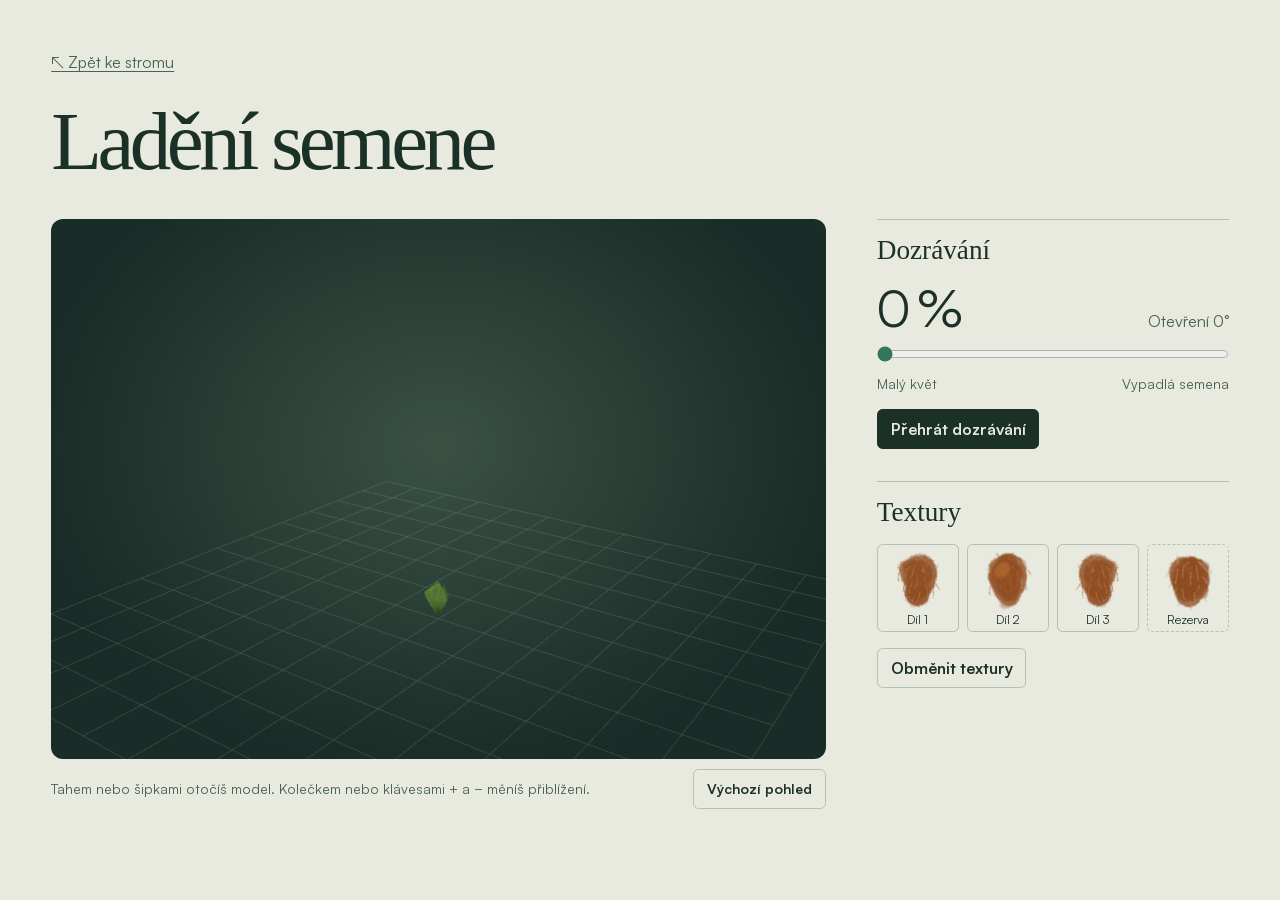
<file: web_viewer/semeno.html>
<!doctype html>
<html lang="cs">
<head>
  <meta charset="utf-8">
  <meta name="viewport" content="width=device-width, initial-scale=1">
  <meta name="theme-color" content="#e8eae0">
  <title>Ladění 3D modelu semene</title>
  <link rel="stylesheet" href="./kapitoly/semeno.css">
  <script type="importmap">
    {
      "imports": {
        "three": "./web_assets/vendor/three.module.js",
        "three/addons/": "./web_assets/jsm/"
      }
    }
  </script>
  <script type="module" src="./kapitoly/semeno.js"></script>
</head>
<body>
  <main>
    <header class="page-header">
      <a href="./index.html">↖ Zpět ke stromu</a>
      <h1>Ladění semene</h1>
    </header>

    <div class="workspace">
      <figure class="viewer">
        <div class="stage" id="stage">
          <canvas id="model" tabindex="0" aria-label="Otočný 3D model květu a semen" aria-describedby="view-help"></canvas>
          <p id="scene-status" role="status">Načítám model…</p>
        </div>
        <figcaption>
          <span id="view-help">Tahem nebo šipkami otočíš model. Kolečkem nebo klávesami + a − měníš přiblížení.</span>
          <button id="reset-view" type="button" disabled>Výchozí pohled</button>
        </figcaption>
      </figure>

      <aside class="controls" aria-label="Nastavení modelu">
        <section class="maturity" aria-labelledby="maturity-title">
          <h2 id="maturity-title">Dozrávání</h2>
          <div class="readout">
            <output id="progress" for="maturity" aria-hidden="true">0 %</output>
            <span id="opening">Otevření 0°</span>
          </div>
          <input id="maturity" type="range" min="0" max="100" value="0" aria-labelledby="maturity-title" disabled>
          <div class="range-labels" aria-hidden="true">
            <span>Malý květ</span>
            <span>Vypadlá semena</span>
          </div>
          <button class="primary" id="play" type="button" disabled>Přehrát dozrávání</button>
        </section>

        <section class="textures" aria-labelledby="textures-title">
          <h2 id="textures-title">Textury</h2>
          <ul id="texture-list" class="swatches">
            <li><img src="./web_assets/semena/1.png" alt="Textura 1"><span>Díl 1</span></li>
            <li><img src="./web_assets/semena/2.png" alt="Textura 2"><span>Díl 2</span></li>
            <li><img src="./web_assets/semena/3.png" alt="Textura 3"><span>Díl 3</span></li>
            <li data-reserve><img src="./web_assets/semena/4.png" alt="Textura 4"><span>Rezerva</span></li>
          </ul>
          <button id="cycle-textures" type="button" disabled>Obměnit textury</button>
        </section>
      </aside>
    </div>
  </main>
</body>
</html>
</file>
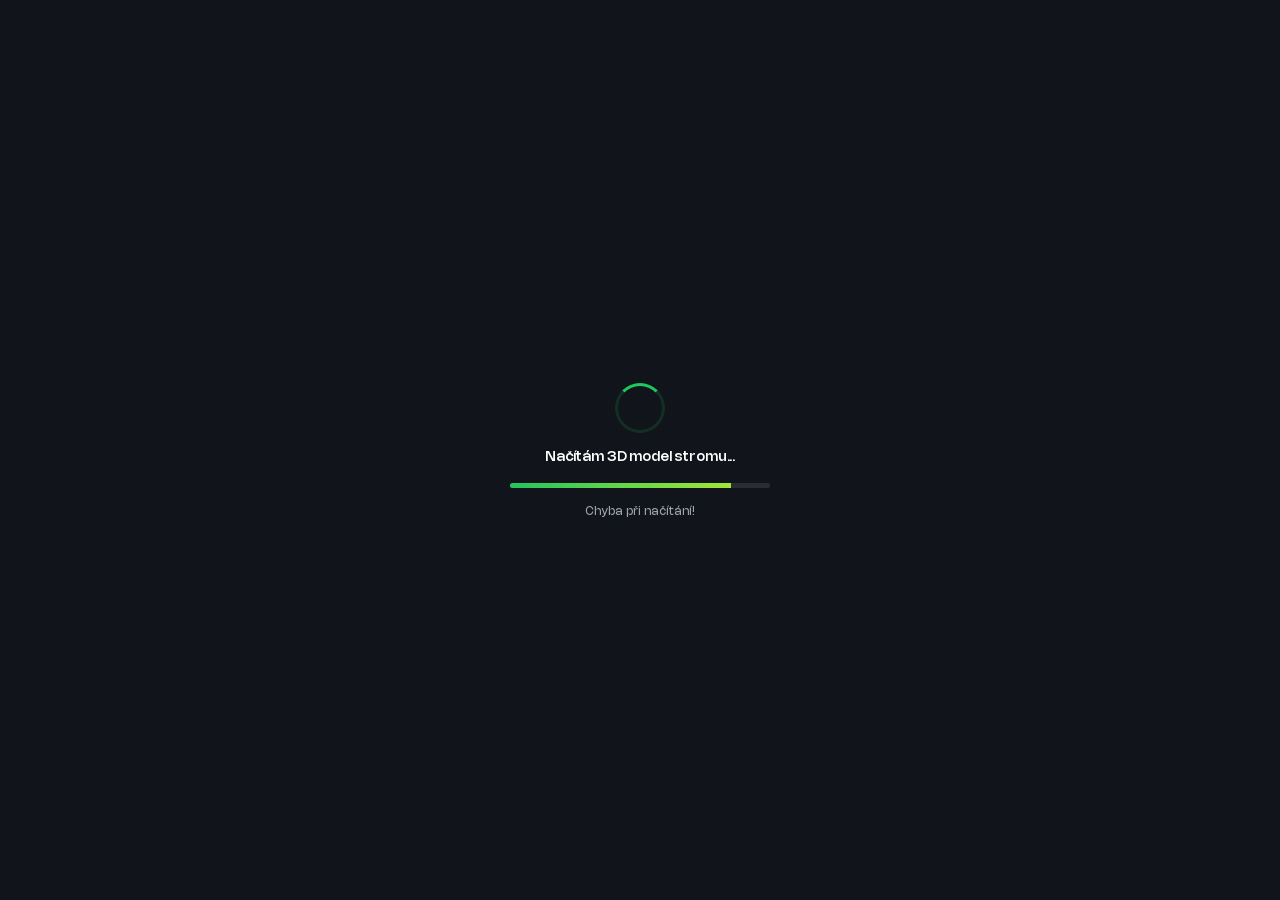
<file: web_viewer/strom_web_viewer.html>
<!DOCTYPE html>
<html lang="cs">

<head>
  <meta charset="UTF-8">
  <meta name="viewport" content="width=device-width, initial-scale=1.0">
  <meta http-equiv="refresh" content="0; url=index.html">
  <script>window.location.replace('index.html' + window.location.search + window.location.hash);</script>
  <link rel="stylesheet" href="./kapitoly/menu_categories.css?v=user-sett-1">
  <script defer src="./kapitoly/menu_categories.js?v=user-sett-2"></script>
  <script defer src="./kapitoly/menu_audiences.js?v=6"></script>
  <title>3D Model Stromu — Webový Prohlížeč (Blender EEVEE replikace)</title>

  <link rel="preconnect" href="https://fonts.googleapis.com">
  <link rel="preconnect" href="https://fonts.gstatic.com" crossorigin>
  <link
    href="https://fonts.googleapis.com/css2?family=Inter:wght@300;400;500;600;700&family=JetBrains+Mono:wght@400;500;600&display=swap"
    rel="stylesheet">

  <script type="importmap">
  {
    "imports": {
      "three": "./web_assets/vendor/three.module.js",
      "three/addons/": "./web_assets/jsm/"
    }
  }
  </script>

  <style>
    :root {
      --bg-studio: #dcded0;
      --bg-dark: #0f1115;
      --bg-panel: rgba(18, 20, 26, 0.78);
      --bg-panel-border: rgba(255, 255, 255, 0.08);
      --bg-card: rgba(255, 255, 255, 0.04);
      --bg-card-hover: rgba(255, 255, 255, 0.08);
      --accent: #22c55e;
      --accent-glow: rgba(34, 197, 94, 0.25);
      --accent-autumn: #f59e0b;
      --text-main: #f3f4f6;
      --text-muted: #9ca3af;
      --text-dim: #6b7280;
      --font-sans: 'Inter', -apple-system, BlinkMacSystemFont, sans-serif;
      --font-mono: 'JetBrains Mono', monospace;
    }

    * {
      box-sizing: border-box;
      margin: 0;
      padding: 0;
      -webkit-font-smoothing: antialiased;
      user-select: none;
    }

    body {
      font-family: var(--font-sans);
      background-color: var(--bg-studio);
      color: var(--text-main);
      width: 100vw;
      height: 100vh;
      overflow: hidden;
      position: relative;
    }

    #canvas3d {
      position: absolute;
      top: 0;
      left: 0;
      width: 100%;
      height: 100%;
      z-index: 1;
      display: block;
      outline: none;
    }

    /* HEADER BAR */
    .top-bar {
      position: absolute;
      top: 16px;
      left: 20px;
      right: 20px;
      z-index: 10;
      display: flex;
      justify-content: space-between;
      align-items: center;
      pointer-events: none;
    }

    .brand-card {
      pointer-events: auto;
      background: var(--bg-panel);
      backdrop-filter: blur(16px);
      -webkit-backdrop-filter: blur(16px);
      border: 1px solid var(--bg-panel-border);
      padding: 10px 18px;
      border-radius: 14px;
      display: flex;
      align-items: center;
      gap: 14px;
      box-shadow: 0 10px 30px rgba(0, 0, 0, 0.25);
    }

    .brand-icon {
      width: 38px;
      height: 38px;
      background: linear-gradient(135deg, #22c55e, #15803d);
      border-radius: 10px;
      display: flex;
      align-items: center;
      justify-content: center;
      font-size: 20px;
      box-shadow: 0 4px 12px var(--accent-glow);
    }

    .brand-info h1 {
      font-size: 15px;
      font-weight: 600;
      letter-spacing: -0.01em;
      color: #fff;
    }

    .brand-info p {
      font-size: 11px;
      color: var(--text-muted);
      font-family: var(--font-mono);
    }

    .top-actions {
      pointer-events: auto;
      display: flex;
      align-items: center;
      gap: 10px;
    }

    .action-btn {
      background: var(--bg-panel);
      backdrop-filter: blur(14px);
      border: 1px solid var(--bg-panel-border);
      color: var(--text-main);
      padding: 9px 14px;
      border-radius: 10px;
      font-size: 12px;
      font-weight: 500;
      display: flex;
      align-items: center;
      gap: 8px;
      cursor: pointer;
      transition: all 0.2s cubic-bezier(0.16, 1, 0.3, 1);
      box-shadow: 0 4px 14px rgba(0, 0, 0, 0.2);
    }

    .action-btn:hover {
      background: rgba(255, 255, 255, 0.12);
      border-color: rgba(255, 255, 255, 0.2);
      transform: translateY(-1px);
    }

    .action-btn.active {
      background: var(--accent);
      color: #000;
      font-weight: 600;
      border-color: var(--accent);
      box-shadow: 0 4px 15px var(--accent-glow);
    }

    /* CONTROL DRAWER / PANEL */
    .controls-panel {
      position: absolute;
      top: 80px;
      left: 20px;
      bottom: 20px;
      width: 340px;
      max-width: calc(100vw - 40px);
      background: var(--bg-panel);
      backdrop-filter: blur(20px);
      -webkit-backdrop-filter: blur(20px);
      border: 1px solid var(--bg-panel-border);
      border-radius: 18px;
      z-index: 10;
      display: flex;
      flex-direction: column;
      box-shadow: 0 20px 45px rgba(0, 0, 0, 0.35);
      transition: transform 0.35s cubic-bezier(0.16, 1, 0.3, 1), opacity 0.35s ease;
      overflow: hidden;
    }

    .controls-panel.collapsed {
      transform: translateX(-370px);
      opacity: 0;
      pointer-events: none;
    }

    .panel-header {
      padding: 16px 18px;
      border-bottom: 1px solid var(--bg-panel-border);
      display: flex;
      justify-content: space-between;
      align-items: center;
    }

    .panel-header h2 {
      font-size: 13px;
      font-weight: 600;
      text-transform: uppercase;
      letter-spacing: 0.08em;
      color: var(--text-muted);
    }

    .panel-content {
      padding: 16px 18px;
      overflow-y: auto;
      flex: 1;
      display: flex;
      flex-direction: column;
      gap: 18px;
    }

    .panel-content::-webkit-scrollbar {
      width: 4px;
    }

    .panel-content::-webkit-scrollbar-thumb {
      background: rgba(255, 255, 255, 0.15);
      border-radius: 4px;
    }

    .section-title {
      font-size: 11px;
      font-weight: 600;
      text-transform: uppercase;
      letter-spacing: 0.05em;
      color: var(--text-dim);
      margin-bottom: 8px;
      display: flex;
      align-items: center;
      gap: 6px;
    }

    /* CONTROL GROUPS */
    .control-box {
      background: var(--bg-card);
      border: 1px solid rgba(255, 255, 255, 0.05);
      border-radius: 12px;
      padding: 12px;
      display: flex;
      flex-direction: column;
      gap: 10px;
    }

    /* TOGGLE SWITCHES */
    .toggle-row {
      display: flex;
      justify-content: space-between;
      align-items: center;
      font-size: 12.5px;
      font-weight: 500;
      cursor: pointer;
    }

    .toggle-row:hover span {
      color: #fff;
    }

    .switch {
      position: relative;
      width: 36px;
      height: 20px;
    }

    .switch input {
      opacity: 0;
      width: 0;
      height: 0;
    }

    .slider-switch {
      position: absolute;
      cursor: pointer;
      top: 0;
      left: 0;
      right: 0;
      bottom: 0;
      background-color: rgba(255, 255, 255, 0.15);
      transition: .3s;
      border-radius: 20px;
    }

    .slider-switch:before {
      position: absolute;
      content: "";
      height: 14px;
      width: 14px;
      left: 3px;
      bottom: 3px;
      background-color: white;
      transition: .3s;
      border-radius: 50%;
    }

    input:checked+.slider-switch {
      background-color: var(--accent);
    }

    input:checked+.slider-switch:before {
      transform: translateX(16px);
      background-color: #000;
    }

    /* RANGE SLIDERS */
    .slider-group {
      display: flex;
      flex-direction: column;
      gap: 6px;
    }

    .slider-label {
      display: flex;
      justify-content: space-between;
      font-size: 12px;
      color: var(--text-muted);
    }

    .slider-val {
      font-family: var(--font-mono);
      font-size: 11px;
      color: #fff;
    }

    input[type=range] {
      -webkit-appearance: none;
      width: 100%;
      background: rgba(255, 255, 255, 0.1);
      height: 5px;
      border-radius: 3px;
      outline: none;
    }

    input[type=range]::-webkit-slider-thumb {
      -webkit-appearance: none;
      appearance: none;
      width: 14px;
      height: 14px;
      border-radius: 50%;
      background: var(--accent);
      cursor: pointer;
      box-shadow: 0 0 8px var(--accent-glow);
      transition: transform 0.1s;
    }

    input[type=range]::-webkit-slider-thumb:hover {
      transform: scale(1.2);
    }

    /* BUTTON GRIDS */
    .btn-grid {
      display: grid;
      grid-template-columns: repeat(2, 1fr);
      gap: 6px;
    }

    .grid-btn {
      background: var(--bg-card);
      border: 1px solid rgba(255, 255, 255, 0.06);
      color: var(--text-main);
      padding: 8px 10px;
      border-radius: 8px;
      font-size: 11.5px;
      font-weight: 500;
      text-align: center;
      cursor: pointer;
      transition: all 0.2s;
    }

    .grid-btn:hover {
      background: var(--bg-card-hover);
      border-color: rgba(255, 255, 255, 0.15);
      color: #fff;
    }

    .grid-btn.active {
      background: rgba(34, 197, 94, 0.15);
      border-color: var(--accent);
      color: var(--accent);
      font-weight: 600;
    }

    /* SEASON PRESETS */
    .season-btn-row {
      display: grid;
      grid-template-columns: repeat(4, 1fr);
      gap: 5px;
    }

    .season-btn {
      padding: 7px 4px;
      font-size: 10.5px;
      border-radius: 7px;
      background: var(--bg-card);
      border: 1px solid rgba(255, 255, 255, 0.06);
      color: var(--text-muted);
      cursor: pointer;
      text-align: center;
      transition: all 0.2s;
    }

    .season-btn:hover {
      color: #fff;
      background: var(--bg-card-hover);
    }

    .season-btn.active {
      color: #000;
      font-weight: 600;
    }

    .season-btn.active[data-season="spring"] {
      background: #4ade80;
    }

    .season-btn.active[data-season="summer"] {
      background: #22c55e;
    }

    .season-btn.active[data-season="autumn"] {
      background: #f59e0b;
    }

    .season-btn.active[data-season="latefall"] {
      background: #ea580c;
    }

    /* HUD BOTTOM BAR */
    .hud-bottom {
      position: absolute;
      bottom: 20px;
      right: 20px;
      z-index: 10;
      display: flex;
      gap: 12px;
      pointer-events: none;
    }

    .stat-pill {
      pointer-events: auto;
      background: var(--bg-panel);
      backdrop-filter: blur(14px);
      border: 1px solid var(--bg-panel-border);
      border-radius: 12px;
      padding: 8px 14px;
      display: flex;
      align-items: center;
      gap: 8px;
      font-family: var(--font-mono);
      font-size: 11px;
      color: var(--text-muted);
      box-shadow: 0 4px 15px rgba(0, 0, 0, 0.2);
    }

    .stat-pill strong {
      color: #fff;
      font-weight: 600;
    }

    .stat-dot {
      width: 7px;
      height: 7px;
      border-radius: 50%;
      background: var(--accent);
      box-shadow: 0 0 6px var(--accent);
    }

    /* LOADING SCREEN */
    #loader {
      position: absolute;
      top: 0;
      left: 0;
      width: 100%;
      height: 100%;
      background: #11141a;
      z-index: 100;
      display: flex;
      flex-direction: column;
      align-items: center;
      justify-content: center;
      gap: 18px;
      transition: opacity 0.5s ease, visibility 0.5s;
    }

    #loader.hidden {
      opacity: 0;
      visibility: hidden;
      pointer-events: none;
    }

    .spinner {
      width: 50px;
      height: 50px;
      border: 3px solid rgba(34, 197, 94, 0.15);
      border-top-color: var(--accent);
      border-radius: 50%;
      animation: spin 0.9s cubic-bezier(0.5, 0, 0.5, 1) infinite;
    }

    @keyframes spin {
      to {
        transform: rotate(360deg);
      }
    }

    .load-text {
      font-size: 14px;
      font-weight: 500;
      color: #fff;
      letter-spacing: -0.01em;
    }

    .load-subtext {
      font-size: 11.5px;
      color: var(--text-muted);
      font-family: var(--font-mono);
    }

    .progress-bar-container {
      width: 260px;
      height: 5px;
      background: rgba(255, 255, 255, 0.1);
      border-radius: 3px;
      overflow: hidden;
    }

    .progress-bar {
      width: 0%;
      height: 100%;
      background: linear-gradient(90deg, #22c55e, #a3e635);
      transition: width 0.2s ease;
    }

    /* HEAD TRACKING BADGE */
    .tracker-badge {
      font-size: 11px;
      padding: 4px 8px;
      border-radius: 6px;
      background: rgba(255, 255, 255, 0.05);
      border: 1px solid rgba(255, 255, 255, 0.08);
      display: flex;
      align-items: center;
      gap: 6px;
    }

    .tracker-badge.connected {
      border-color: rgba(34, 197, 94, 0.3);
      color: #4ade80;
    }

    /* TOAST MESSAGE */
    #toast {
      position: absolute;
      top: 80px;
      left: 50%;
      transform: translateX(-50%) translateY(-20px);
      background: rgba(18, 20, 26, 0.9);
      backdrop-filter: blur(12px);
      border: 1px solid rgba(255, 255, 255, 0.15);
      color: #fff;
      padding: 10px 20px;
      border-radius: 10px;
      font-size: 12.5px;
      font-weight: 500;
      opacity: 0;
      pointer-events: none;
      transition: all 0.3s cubic-bezier(0.16, 1, 0.3, 1);
      z-index: 50;
      box-shadow: 0 10px 25px rgba(0, 0, 0, 0.3);
    }

    #toast.show {
      transform: translateX(-50%) translateY(0);
      opacity: 1;
    }

    /* DRIP ZONE HOVER WINDOW (MONOCHROMATIC & NO EMOJI) */
    .drip-hover-card {
      position: fixed;
      z-index: 90;
      background: #14171d;
      border: 1px solid rgba(255, 255, 255, 0.16);
      border-radius: 8px;
      padding: 10px 14px;
      width: 250px;
      box-shadow: 0 12px 28px rgba(0, 0, 0, 0.55);
      pointer-events: none;
      opacity: 0;
      transform: translate(-50%, -100%) translateY(4px);
      transition: opacity 0.18s ease, transform 0.18s cubic-bezier(0.16, 1, 0.3, 1);
    }

    .drip-hover-card.visible {
      opacity: 1;
      transform: translate(-50%, -100%) translateY(-14px);
    }

    .drip-hover-title {
      font-size: 13px;
      font-weight: 600;
      color: #ffffff;
      margin-bottom: 4px;
      letter-spacing: -0.01em;
    }

    .drip-hover-desc {
      font-size: 11px;
      line-height: 1.45;
      color: #9ca3af;
      font-weight: 400;
    }
  </style>
</head>

<body>

  <!-- 3D Canvas -->
  <canvas id="canvas3d"></canvas>

  <!-- Top Bar -->
  <div class="top-bar">
    <div class="brand-card">
      <div class="brand-icon">🌳</div>
      <div class="brand-info">
        <h1>Fagus Sylvatica (Strom)</h1>
        <p>Blender NPR Replikace &bull; 492k polygonů (Web Opt)</p>
      </div>
    </div>

    <div class="top-actions">
      <button class="action-btn" id="btnTogglePanel" title="Zobrazit/skrýt nastavení">
        <span>⚙️ Ovládání</span>
      </button>
      <button class="action-btn" id="btnBlenderCam" title="Obnovit původní úhel Blender kamery">
        <span>🎥 Blender Pohled</span>
      </button>
      <button class="action-btn" id="btnAutoRotate" title="Spustit plynulou prezentaci">
        <span>🔄 Rotace</span>
      </button>
      <button class="action-btn" id="btnScreenshot" title="Uložit HD snímek v plném rozlišení">
        <span>📸 Screenshot</span>
      </button>
    </div>
  </div>

  <!-- Left Control Panel -->
  <div class="controls-panel" id="controlsPanel">
    <div class="panel-header">
      <h2>Nastavení modelu & scény</h2>
      <button class="action-btn" id="btnClosePanel" style="padding: 4px 8px; font-size: 10px;">✕</button>
    </div>

    <div class="panel-content">
      <!-- 1. ROČNÍ OBDOBÍ / LISTOVÍ -->
      <div class="control-box">
        <div class="section-title">🍃 Sezóna & Barva listí</div>
        <div class="season-btn-row">
          <button class="season-btn" data-season="spring">Jaro</button>
          <button class="season-btn" data-season="summer">Léto</button>
          <button class="season-btn active" data-season="autumn">Podzim</button>
          <button class="season-btn" data-season="latefall">Pozdní</button>
        </div>
        <div class="slider-group" style="margin-top: 4px;">
          <div class="slider-label">
            <span>Posun barevného tónu</span>
            <span class="slider-val" id="valSeason">Originál</span>
          </div>
          <input type="range" id="sliderSeason" min="0" max="100" value="50">
        </div>
      </div>

      <div class="control-box">
        <div class="section-title">Větřík</div>
        <div class="slider-group">
          <div class="slider-label">
            <label for="sliderLeafWind">Síla větru v listech</label>
            <span class="slider-val" id="valLeafWind">25 %</span>
          </div>
          <input type="range" id="sliderLeafWind" min="0" max="300" step="1" value="25" title="0 %: bez větru. 100 %: jemný vítr. 300 %: silný vítr.">
        </div>
      </div>

      <!-- TOON / CEL-SHADING (BLENDER NPR) -->
      <div class="control-box">
        <div class="section-title">🎨 Toon / Cel-Shading (Blender NPR)</div>
        <div class="btn-grid">
          <button class="grid-btn active" data-toon="3step">3 Pásma (Blender)</button>
          <button class="grid-btn" data-toon="2step">2 Pásma (Anime)</button>
          <button class="grid-btn" data-toon="4step">4 Pásma (Manga)</button>
          <button class="grid-btn" data-toon="none">Plynulý přechod</button>
        </div>
        <div class="slider-group" style="margin-top: 10px;">
          <div class="slider-label">
            <span>Černo-modrý stín (Color Ramp práh)</span>
            <span class="slider-val" id="valRamp">0.44 (Blender)</span>
          </div>
          <input type="range" id="sliderRamp" min="10" max="80" value="44">
        </div>
        <div class="section-title" style="margin-top: 12px;">✂️ Vykreslení Alfy (Okraje štětce)</div>
        <div class="btn-grid">
          <button class="grid-btn active" data-alphamode="2">Alpha Hashed (Blender)</button>
          <button class="grid-btn" data-alphamode="1">Alpha to Coverage</button>
          <button class="grid-btn" data-alphamode="0" style="grid-column: span 2;">Ostrý Cutout</button>
        </div>
      </div>

      <!-- 2. VIDITELNOST ČÁSTÍ -->
      <div class="control-box">
        <div class="section-title">🧩 Části stromu</div>
        <div class="toggle-row">
          <span>🍃 Koruna a listy (9,932 listů)</span>
          <label class="switch">
            <input type="checkbox" id="chkLeaves" checked>
            <span class="slider-switch"></span>
          </label>
        </div>
        <div class="toggle-row">
          <span>🪵 Kmen a větve (360k poly)</span>
          <label class="switch">
            <input type="checkbox" id="chkTrunk" checked>
            <span class="slider-switch"></span>
          </label>
        </div>
        <div class="toggle-row">
          <span>🌿 Kořenový systém (110k poly)</span>
          <label class="switch">
            <input type="checkbox" id="chkRoots" checked>
            <span class="slider-switch"></span>
          </label>
        </div>
        <div class="toggle-row">
          <span>🌱 Řez terénem (Hladina půdy Z=0)</span>
          <label class="switch">
            <input type="checkbox" id="chkGround">
            <span class="slider-switch"></span>
          </label>
        </div>
        <div class="toggle-row">
          <span>💧 Okapová linie koruny (Drip Line)</span>
          <label class="switch">
            <input type="checkbox" id="chkQuickDrip">
            <span class="slider-switch"></span>
          </label>
        </div>
        <div class="toggle-row">
          <span>📐 Drátěný model (Wireframe)</span>
          <label class="switch">
            <input type="checkbox" id="chkWireframe">
            <span class="slider-switch"></span>
          </label>
        </div>
      </div>

      <!-- 2b. CÉVNÍ SYSTÉM / TOK MÍZY (3D TRUBICE) -->
      <div class="control-box">
        <div class="section-title">💧 Cévní systém & Tok mízy (3D Trubice)</div>
        <div class="toggle-row">
          <span>💧 Zobrazit modré linky toku</span>
          <label class="switch">
            <input type="checkbox" id="chkSapFlow">
            <span class="slider-switch"></span>
          </label>
        </div>
        <!-- SLIDER PRŮHLEDNOSTI MODRÉ LINKY (OPACITY) -->
        <div class="slider-group" style="margin-top: 10px;">
          <div class="slider-label">
            <span>Průhlednost modré linky (Opacity)</span>
            <span class="slider-val" id="valSapOpacity">100%</span>
          </div>
          <input type="range" id="sliderSapOpacity" min="0" max="100" value="100">
        </div>

        <!-- SLIDER ZÁSOBY VODY VE STROMU V LITRECH -->
        <div class="slider-group" style="margin-top: 10px; padding: 10px; background: rgba(56, 189, 248, 0.08); border: 1px solid rgba(56, 189, 248, 0.25); border-radius: 8px;">
          <div class="slider-label">
            <span style="font-weight: 700; color: #38bdf8;">💧 Voda ve stromu (litry)</span>
            <span class="slider-val" id="valTreeWater" style="font-weight: 700; color: #38bdf8; font-size: 13px;">800 L</span>
          </div>
          <input type="range" id="sliderTreeWater" min="0" max="1500" step="10" value="800">
          <div style="display: flex; justify-content: space-between; font-size: 9.5px; color: #64748b; margin-top: 3px;">
            <span>0 L (uschnutí)</span>
            <span style="color: #38bdf8; font-weight: 600;">800 L (normál)</span>
            <span>1500 L (maximum)</span>
          </div>
          <div id="statusTreeWater" style="margin-top: 6px; font-size: 11px; font-weight: 600; color: #10b981; line-height: 1.35;">
            🟢 Optimální turgor (100% hydratace pletiv)
          </div>
          <div id="droughtBarContainer" style="display: none; margin-top: 7px; padding-top: 6px; border-top: 1px solid rgba(255,255,255,0.08);">
            <div style="display: flex; justify-content: space-between; font-size: 10px; color: #fbbf24; margin-bottom: 3px;">
              <span id="droughtBarLabel">🍂 Postup schnutí listů:</span>
              <span id="droughtBarVal" style="font-family: var(--font-mono); font-weight: 700;">0%</span>
            </div>
            <div style="width: 100%; height: 6px; background: rgba(0,0,0,0.5); border-radius: 3px; overflow: hidden;">
              <div id="droughtBarFill" style="width: 0%; height: 100%; background: linear-gradient(90deg, #f59e0b, #ef4444); transition: width 0.1s linear;"></div>
            </div>
          </div>
        </div>

        <div class="slider-group" style="margin-top: 8px;">
          <div class="slider-label">
            <label for="sliderLeafRegrowthSpeed">Rychlost růstu nových listů</label>
            <span class="slider-val" id="valLeafRegrowthSpeed">100 %</span>
          </div>
          <input type="range" id="sliderLeafRegrowthSpeed" min="10" max="300" step="5" value="100">
        </div>

        <div class="slider-group" style="margin-top: 10px;">
          <div class="slider-label">
            <span>Základní tloušťka linky (Poloměr)</span>
            <span class="slider-val" id="valSapThickness">0.08 m</span>
          </div>
          <input type="range" id="sliderSapThickness" min="1" max="30" value="8">
        </div>
        <div class="slider-group" style="margin-top: 8px;">
          <div class="slider-label">
            <span>Rychlost proudění</span>
            <span class="slider-val" id="valSapSpeed">1.0×</span>
          </div>
          <input type="range" id="sliderSapSpeed" min="0" max="250" value="100">
        </div>
        <div class="slider-group" style="margin-top: 8px;">
          <div class="slider-label">
            <span>Intenzita záře / neonu</span>
            <span class="slider-val" id="valSapGlow">100%</span>
          </div>
          <input type="range" id="sliderSapGlow" min="20" max="250" value="100">
        </div>
        <div class="toggle-row" style="margin-top: 8px;">
          <span>✨ Prosvítání dřevem (X-Ray)</span>
          <label class="switch">
            <input type="checkbox" id="chkSapXray" checked>
            <span class="slider-switch"></span>
          </label>
        </div>
        <div class="toggle-row" style="margin-top: 8px;">
          <span>🤖 Trasování podle nejtlustšího kmene</span>
          <span style="font-size: 11px; color: var(--accent); font-family: var(--font-mono); font-weight: 600;">Automatické</span>
        </div>
        <div class="toggle-row" style="margin-top: 8px;">
          <span style="display: flex; align-items: center; gap: 6px;">
            <span style="display: inline-block; width: 9px; height: 9px; border-radius: 50%; background: #ffd700; box-shadow: 0 0 6px #ffd700;"></span>
            <span>Žlutá linka fotonu (Světlo)</span>
          </span>
          <label class="switch">
            <input type="checkbox" id="chkPhotonLine" checked>
            <span class="slider-switch"></span>
          </label>
        </div>
        <div class="toggle-row" style="margin-top: 8px;">
          <span style="display: flex; align-items: center; gap: 6px;">
            <span style="display: inline-block; width: 9px; height: 9px; border-radius: 50%; background: #22c55e; box-shadow: 0 0 6px #22c55e;"></span>
            <span>Zelená linka kyslíku (O₂)</span>
          </span>
          <label class="switch">
            <input type="checkbox" id="chkOxygenLine" checked>
            <span class="slider-switch"></span>
          </label>
        </div>
        <div class="toggle-row" style="margin-top: 8px;">
          <span>🏷️ Textové popisky (H2O, FOTON, O2)</span>
          <label class="switch">
            <input type="checkbox" id="chkSapWaterLabel" checked>
            <span class="slider-switch"></span>
          </label>
        </div>
      </div>

      <!-- 2c. OKAPOVÁ ZÓNA KORUNY (DRIP LINE & VLÁHA) -->
      <div class="control-box">
        <div class="section-title">💧 Okapová zóna koruny (Drip Line)</div>
        <div class="toggle-row">
          <span>💧 Zobrazit okapovou linii</span>
          <label class="switch">
            <input type="checkbox" id="chkDripLine">
            <span class="slider-switch"></span>
          </label>
        </div>
        <div class="toggle-row">
          <span>🌧️ Padající kapky vody (Drip efekt)</span>
          <label class="switch">
            <input type="checkbox" id="chkDripRain" checked>
            <span class="slider-switch"></span>
          </label>
        </div>

        <div class="slider-group" style="margin-top: 10px;">
          <div class="slider-label">
            <span>Tloušťka bílé linie</span>
            <span class="slider-val" id="valDripThickness">0.05 m</span>
          </div>
          <input type="range" id="sliderDripThickness" min="2" max="15" value="5">
        </div>

        <div class="slider-group" style="margin-top: 8px;">
          <div class="slider-label">
            <span>Průhlednost bílé linie (Opacity)</span>
            <span class="slider-val" id="valDripGlow">95%</span>
          </div>
          <input type="range" id="sliderDripGlow" min="10" max="100" value="95">
        </div>
        <div class="toggle-row" style="margin-top: 8px;">
          <span>Informační okno</span>
          <span style="font-size: 11px; color: #38bdf8; font-family: var(--font-mono); font-weight: 500;">Při najetí myší</span>
        </div>
        <div class="toggle-row" style="margin-top: 8px;">
          <span>Biologická funkce</span>
          <span style="font-size: 11px; color: #38bdf8; font-family: var(--font-mono); font-weight: 600;">Okapová linie</span>
        </div>
      </div>

      <!-- 3. OSVĚTLENÍ (BLENDER REPLIKACE) -->
      <div class="control-box">
        <div class="section-title">☀️ Osvětlení (4× Blender Sun)</div>
        <div class="slider-group">
          <div class="slider-label">
            <span>Intenzita 4 sluncí</span>
            <span class="slider-val" id="valSun">100%</span>
          </div>
          <input type="range" id="sliderSun" min="0" max="250" value="100">
        </div>
        <div class="slider-group">
          <div class="slider-label">
            <span>Ambientní teplé světlo</span>
            <span class="slider-val" id="valAmbient">100%</span>
          </div>
          <input type="range" id="sliderAmbient" min="0" max="200" value="100">
        </div>
        <div class="slider-group">
          <div class="slider-label">
            <span>Rotace slunce / Úhel dopadu</span>
            <span class="slider-val" id="valLightRot">0°</span>
          </div>
          <input type="range" id="sliderLightRot" min="0" max="360" value="0">
        </div>
        <div class="toggle-row">
          <span>Měkké stíny (PCF Soft)</span>
          <label class="switch">
            <input type="checkbox" id="chkShadows" checked>
            <span class="slider-switch"></span>
          </label>
        </div>
        <div class="toggle-row">
          <span>☀️ Zobrazit slunce a směr paprsků</span>
          <label class="switch">
            <input type="checkbox" id="chkSunHelper" checked>
            <span class="slider-switch"></span>
          </label>
        </div>
      </div>

      <!-- 4. KAMEROVÉ PŘEDVOLBY -->
      <div class="control-box">
        <div class="section-title">🎯 Kamerové předvolby</div>
        <div class="btn-grid">
          <button class="grid-btn" data-cam="crown">👑 Koruna</button>
          <button class="grid-btn" data-cam="trunk">🪵 Kmen</button>
          <button class="grid-btn" data-cam="roots">🪴 Kořeny</button>
          <button class="grid-btn" data-cam="full">🌲 Celý strom</button>
          <button class="grid-btn" data-cam="dripline" style="grid-column: span 2;">💧 Okapová zóna (Drip Line)</button>
        </div>
      </div>

      <!-- 5. PROSTŘEDÍ / POZADÍ -->
      <div class="control-box">
        <div class="section-title">🎨 Pozadí</div>
        <div class="btn-grid">
          <button class="grid-btn active" data-bg="studio">Studio béžová</button>
          <button class="grid-btn" data-bg="dark">Tmavý režim</button>
          <button class="grid-btn" data-bg="white">Čistá bílá</button>
          <button class="grid-btn" data-bg="gradient">Přírodní nebe</button>
        </div>
      </div>

      <!-- 6. KVALITA MODELU -->
      <div class="control-box">
        <div class="section-title">⚡ Verze geometrie</div>
        <div class="btn-grid">
          <button class="grid-btn active" id="btnModelOptimized">Web Plynulý (23 MB)</button>
          <button class="grid-btn" id="btnModelFull">Ultra HD 1:1 (100 MB)</button>
        </div>
      </div>

      <!-- 7. HEAD TRACKING (OFF-AXIS) -->
      <div class="control-box">
        <div class="section-title">👀 Head Tracking (AI Webkamera)</div>
        <div class="tracker-badge" id="trackerBadge">
          <span class="stat-dot" style="background:#888;"></span>
          <span id="trackerStatus">Offline (ws://127.0.0.1:8765)</span>
        </div>
        <p style="font-size:10.5px; color:var(--text-dim); line-height:1.4;">
          Pro živé holografické 3D okno spusťte <code>spustit_head_tracking_web.bat</code>. Prohlížeč se automaticky
          propojí.
        </p>
      </div>
    </div>
  </div>

  <!-- HUD Bottom Bar -->
  <div class="hud-bottom">
    <div class="stat-pill">
      <div class="stat-dot"></div>
      <span>FPS: <strong id="valFps">60</strong></span>
    </div>
    <div class="stat-pill">
      <span>Trojúhelníky: <strong id="valTris">857k</strong></span>
    </div>
    <div class="stat-pill">
      <span>Výška: <strong>26.1 m</strong></span>
    </div>
  </div>

  <!-- Loading Overlay -->
  <div id="loader">
    <div class="spinner"></div>
    <div class="load-text">Načítám 3D model stromu...</div>
    <div class="progress-bar-container">
      <div class="progress-bar" id="progressBar"></div>
    </div>
    <div class="load-subtext" id="loadProgressText">Připravuji geometrii, materiály a osvětlení...</div>
  </div>

  <!-- Toast Notification -->
  <div id="toast"></div>

  <!-- Drip Zone Hover Window (Monochromatic, No Emoji) -->
  <div id="dripTooltip" class="drip-hover-card">
    <div class="drip-hover-title">Okapová zóna</div>
    <div class="drip-hover-desc">Projekce obvodu koruny na terén. Místo stékání srážkové vody z okraje koruny a hlavní vrstva savých kořenů.</div>
  </div>

  <!-- THREE.JS APPLICATION SCRIPT -->
  <script type="module">
    import * as THREE from 'three';
    import { OrbitControls } from 'three/addons/controls/OrbitControls.js';
    import { setupLeafBreeze } from './listy/leaf_breeze.js?v=1';
    import { GLTFLoader } from 'three/addons/loaders/GLTFLoader.js';

    // UI ELEMENTS
    const canvas = document.getElementById('canvas3d');
    const loader = document.getElementById('loader');
    const progressBar = document.getElementById('progressBar');
    const loadProgressText = document.getElementById('loadProgressText');
    const valFps = document.getElementById('valFps');
    const valTris = document.getElementById('valTris');
    const toast = document.getElementById('toast');

    function showToast(msg) {
      toast.textContent = msg;
      toast.classList.add('show');
      setTimeout(() => toast.classList.remove('show'), 2500);
    }

    // 1. SCENE & RENDERER SETUP
    const scene = new THREE.Scene();
    const studioColor = new THREE.Color(0xdcded0); // Exact Blender background
    scene.background = studioColor;

    const renderer = new THREE.WebGLRenderer({
      canvas,
      antialias: true,
      powerPreference: 'high-performance',
      preserveDrawingBuffer: true // Required for clean screenshot export
    });
    renderer.setPixelRatio(Math.min(window.devicePixelRatio, 2));
    renderer.setSize(window.innerWidth, window.innerHeight);
    renderer.toneMapping = THREE.NoToneMapping;
    renderer.toneMappingExposure = 1.08;
    renderer.shadowMap.enabled = true;
    renderer.shadowMap.type = THREE.PCFSoftShadowMap;

    // Hardwarový Alpha to Coverage pro WebGL2 MSAA vyhlazení hran
    try {
      const glCtx = renderer.getContext();
      if (glCtx && glCtx.SAMPLE_ALPHA_TO_COVERAGE) {
        glCtx.enable(glCtx.SAMPLE_ALPHA_TO_COVERAGE);
      }
    } catch (e) {
      console.warn('SAMPLE_ALPHA_TO_COVERAGE not supported:', e);
    }

    // 2. CAMERA SETUP (EXACT BLENDER CAMERA PARAMETERS)
    // Blender: loc = [37.91, -28.07, 18.18], Blender Z-up -> glTF Y-up: [37.91, 18.18, 28.07]
    const camera = new THREE.PerspectiveCamera(43, window.innerWidth / window.innerHeight, 0.5, 300);
    const blenderCamPos = new THREE.Vector3(37.9, 18.2, 28.1);
    const treeTarget = new THREE.Vector3(0, 11.5, 0); // Tree center
    camera.position.copy(blenderCamPos);

    // 3. ORBIT CONTROLS
    const controls = new OrbitControls(camera, renderer.domElement);
    controls.target.copy(treeTarget);
    controls.enableDamping = true;
    controls.dampingFactor = 0.05;
    controls.minDistance = 3;
    controls.maxDistance = 140;
    controls.maxPolarAngle = Math.PI - 0.02; // Allow viewing roots from below

    // 4. LIGHTING SYSTEM (EXACT REPLICATION OF 4 BLENDER SUNS + AMBIENT)
    const lightsGroup = new THREE.Group();
    scene.add(lightsGroup);

    // Warm ambient light matching Blender world atmosphere
    const ambientLight = new THREE.AmbientLight(0x827f6a, 1.15);
    scene.add(ambientLight);

    // Helper to create directional sunlight matching Blender Euler rotations
    function createBlenderSun(yawDeg, pitchRad, rollRad, energy, name) {
      const dirLight = new THREE.DirectionalLight(0xffffff, energy * 0.20);

      // Calculate light direction from Blender Sun yaw/pitch
      const dist = 60;
      const yawRad = THREE.MathUtils.degToRad(yawDeg);
      const x = dist * Math.cos(yawRad);
      const z = dist * Math.sin(yawRad);
      const y = dist * Math.tan(pitchRad);

      dirLight.position.set(x, y, z);
      dirLight.target.position.set(0, 10, 0);
      scene.add(dirLight.target);

      // Zapneme vržené stíny pro všechna 4 slunce jako v Blenderu:
      dirLight.castShadow = true;
      dirLight.shadow.mapSize.width = (name === 'Sun') ? 2048 : 1024;
      dirLight.shadow.mapSize.height = (name === 'Sun') ? 2048 : 1024;
      dirLight.shadow.camera.near = 35;
      dirLight.shadow.camera.far = 125;
      dirLight.shadow.camera.left = -16;
      dirLight.shadow.camera.right = 16;
      dirLight.shadow.camera.top = 22;
      dirLight.shadow.camera.bottom = -8;
      dirLight.shadow.bias = -0.0015;      // Zabrání tomu, aby list stínil sám sebe
      dirLight.shadow.normalBias = 0.02;

      lightsGroup.add(dirLight);
      return dirLight;
    }

    // The 4 Suns spaced around 360 degrees
    const sun1 = createBlenderSun(22, 0.8, 0, 10, 'Sun');
    const sun2 = createBlenderSun(107, 0.8, 0, 8.5, 'Sun.002');
    const sun3 = createBlenderSun(216, 0.8, 0, 8.5, 'Sun.001');
    const sun4 = createBlenderSun(328, 0.8, 0, 8.5, 'Sun.003');
    const allSuns = [sun1, sun2, sun3, sun4];

    // 4b. VIZUÁLNÍ UKAZATEL SMĚRU SVĚTLA & SLUNCE V PROSTORU (Ukaž odkud jde světlo)
    const sunHelpersGroup = new THREE.Group();
    lightsGroup.add(sunHelpersGroup);

    // Hlavní slunce (Sun 1) - Zářící koule v prostoru
    const sunGeo = new THREE.SphereGeometry(2.4, 24, 24);
    const sunMat = new THREE.MeshBasicMaterial({ color: 0xfff9c4 });
    const sunMesh1 = new THREE.Mesh(sunGeo, sunMat);
    sunMesh1.position.copy(sun1.position);
    sunHelpersGroup.add(sunMesh1);

    // Zářící koróna kolem hlavního slunce (vždy čelem ke kameře)
    const coronaGeo = new THREE.RingGeometry(2.6, 5.0, 32);
    const coronaMat = new THREE.MeshBasicMaterial({
      color: 0xffc107,
      side: THREE.DoubleSide,
      transparent: true,
      opacity: 0.65
    });
    const coronaMesh = new THREE.Mesh(coronaGeo, coronaMat);
    coronaMesh.position.copy(sun1.position);
    sunHelpersGroup.add(coronaMesh);

    // Zlatý paprsek od slunce přímo do středu stromu
    const rayPoints = [sun1.position.clone(), new THREE.Vector3(0, 11.5, 0)];
    const rayGeo = new THREE.BufferGeometry().setFromPoints(rayPoints);
    const rayLine = new THREE.Line(rayGeo, new THREE.LineDashedMaterial({
      color: 0xffd54f,
      dashSize: 2.0,
      gapSize: 1.0,
      transparent: true,
      opacity: 0.8
    }));
    rayLine.computeLineDistances();
    sunHelpersGroup.add(rayLine);

    // Zlatá směrová šipka přímo nad korunou stromu (ukazuje přesný úhel dopadu světla na strom)
    const sunDirVec = new THREE.Vector3().subVectors(new THREE.Vector3(0, 11.5, 0), sun1.position).normalize();
    const crownArrow = new THREE.ArrowHelper(
      sunDirVec,
      new THREE.Vector3(0, 26, 0),
      8.0,
      0xffc107,
      2.5,
      1.2
    );
    sunHelpersGroup.add(crownArrow);

    // 3 doplňková slunce ze zbylých směrů pro kompletní 360° přehled
    const subSunGeo = new THREE.SphereGeometry(1.2, 16, 16);
    const subSunMat = new THREE.MeshBasicMaterial({ color: 0xffb300, transparent: true, opacity: 0.75 });
    [sun2, sun3, sun4].forEach((s) => {
      const subMesh = new THREE.Mesh(subSunGeo, subSunMat);
      subMesh.position.copy(s.position);
      sunHelpersGroup.add(subMesh);

      const subRayGeo = new THREE.BufferGeometry().setFromPoints([s.position.clone(), new THREE.Vector3(0, 11.5, 0)]);
      const subRayLine = new THREE.Line(subRayGeo, new THREE.LineBasicMaterial({
        color: 0xffb300,
        transparent: true,
        opacity: 0.25
      }));
      sunHelpersGroup.add(subRayLine);
    });

    // 3D Šítek "☀️ HLAVNÍ SLUNCE"
    const sunCanvas = document.createElement('canvas');
    sunCanvas.width = 300;
    sunCanvas.height = 70;
    const sctx = sunCanvas.getContext('2d');
    sctx.fillStyle = 'rgba(18, 20, 26, 0.88)';
    sctx.beginPath();
    sctx.roundRect ? sctx.roundRect(4, 4, 292, 62, 12) : sctx.rect(4, 4, 292, 62);
    sctx.fill();
    sctx.strokeStyle = '#ffd54f';
    sctx.lineWidth = 3;
    sctx.stroke();
    sctx.fillStyle = '#ffffff';
    sctx.font = 'bold 24px Inter, sans-serif';
    sctx.textAlign = 'center';
    sctx.textBaseline = 'middle';
    sctx.fillText('☀️ HLAVNÍ SLUNCE (22°)', 150, 35);
    const sunLabelTex = new THREE.CanvasTexture(sunCanvas);
    const sunLabel = new THREE.Sprite(new THREE.SpriteMaterial({ map: sunLabelTex, transparent: true }));
    sunLabel.scale.set(11, 2.6, 1);
    sunLabel.position.copy(sun1.position).add(new THREE.Vector3(0, 5.0, 0));
    sunHelpersGroup.add(sunLabel);

    // Ground plane (for shadow reception and terrain boundary)
    const groundGeo = new THREE.PlaneGeometry(80, 80);
    const groundMat = new THREE.MeshStandardMaterial({
      color: 0xcfd1c2,
      roughness: 0.9,
      transparent: true,
      opacity: 0.5,
      depthWrite: false
    });
    const groundPlane = new THREE.Mesh(groundGeo, groundMat);
    groundPlane.rotation.x = -Math.PI / 2;
    groundPlane.position.y = 0; // Ground surface
    groundPlane.receiveShadow = true;
    groundPlane.visible = false; // Off by default, toggleable in UI
    scene.add(groundPlane);

    // 5. TOON / CEL-SHADING SHADERS (EXACT 1:1 REPLICATION OF BLENDER NPR MAT 003, 005 & SEASON)
    const textureLoader = new THREE.TextureLoader();
    const leafAlphaTex1 = textureLoader.load('./web_assets/leaf_alpha_1.png?v=3');
    const leafAlphaTex2 = textureLoader.load('./web_assets/leaf_alpha_2.png?v=3');
    leafAlphaTex1.wrapS = THREE.ClampToEdgeWrapping;
    leafAlphaTex1.wrapT = THREE.ClampToEdgeWrapping;
    leafAlphaTex2.wrapS = THREE.ClampToEdgeWrapping;
    leafAlphaTex2.wrapT = THREE.ClampToEdgeWrapping;

    const shaderUniforms = {
      uSunDirection: { value: new THREE.Vector3(0.5, 0.8, 0.4).normalize() },
      uSunIntensity: { value: 1.0 },     // Napojeno na sliderSun
      uAmbientIntensity: { value: 1.0 }, // Napojeno na sliderAmbient
      uLightRotRad: { value: 0.0 },      // Napojeno na sliderLightRot (pro kmen)
      uSeasonOffset: { value: 0.0 }, // 0.0 = original Blender season mix
      uToonSteps: { value: 3.0 },    // 3-tone Blender NPR
      uRampThreshold: { value: 0.44 }, // Exact Blender Color Ramp constant stop (0.44)
      uNoiseScale: { value: 1.0 },   // Měřítko procedurálního 3D šumu v prostoru objektu
      uAlphaMode: { value: 2.0 }     // 2.0 = Alpha Hashed (Blender Dither), 1.0 = Alpha to Coverage, 0.0 = Cutout
    };

    const vertexShaderCommon = `
      attribute vec3 color;

      varying vec2 vUv;
      varying vec3 vNormal;
      varying vec3 vWorldPosition;
      varying vec3 vObjectPosition;
      varying vec3 vColor;

      void main() {
        vUv = uv;
        // World-space normála (nezávislá na úhlu kamery pro stabilní dopad slunečního světla)
        vNormal = normalize(mat3(modelMatrix) * normal);
        vObjectPosition = position;
        vColor = color;
        vec4 worldPos = modelMatrix * vec4(position, 1.0);
        vWorldPosition = worldPos.xyz;
        gl_Position = projectionMatrix * viewMatrix * worldPos;
      }
    `;

    // 1. DEPTH MATERIÁL PRO STÍNY: Zajistí, že listy vrhají stín ve tvaru štětce (podle alfy), ne čtverce
    function createLeafDepthMaterial(alphaTex) {
      const depthMat = new THREE.MeshDepthMaterial({
        depthPacking: THREE.RGBADepthPacking,
        side: THREE.DoubleSide
      });
      depthMat.onBeforeCompile = (shader) => {
        shader.uniforms.uAlphaMask = { value: alphaTex };
        shader.vertexShader = `varying vec2 vLeafUv;\n` + shader.vertexShader.replace(
          '#include <begin_vertex>',
          '#include <begin_vertex>\nvLeafUv = uv;'
        );
        shader.fragmentShader = `uniform sampler2D uAlphaMask;\nvarying vec2 vLeafUv;\n` + shader.fragmentShader.replace(
          '#include <alphatest_fragment>',
          `
          vec4 mask = texture2D(uAlphaMask, vLeafUv);
          if (mask.a < 0.25) discard;
          `
        );
      };
      return depthMat;
    }

    // 2. NORMÁLNÍ LAMBERT MATERIÁL (Diffuse BSDF) + SKUTEČNÉ STÍNY -> COLOR RAMP (CONSTANT)
    function createLeafToonShader(matType, alphaTex) {
      const mat = new THREE.MeshLambertMaterial({
        color: 0xffffff,
        side: THREE.DoubleSide,
        alphaToCoverage: true
      });

      mat.customProgramCacheKey = () => 'blender_leaf_lambert_' + matType;

      mat.onBeforeCompile = (shader) => {
        shader.uniforms.uAlphaMask = { value: alphaTex };
        shader.uniforms.uSeasonOffset = shaderUniforms.uSeasonOffset;
        shader.uniforms.uToonSteps = shaderUniforms.uToonSteps;
        shader.uniforms.uRampThreshold = shaderUniforms.uRampThreshold;
        shader.uniforms.uMaterialType = { value: matType };
        shader.uniforms.uNoiseScale = shaderUniforms.uNoiseScale;
        shader.uniforms.uAlphaMode = shaderUniforms.uAlphaMode;

        // Vertex shader: přibalíme UV, Object Position a Vertex Color (Sezóna)
        shader.vertexShader = `
          #ifndef USE_COLOR
            attribute vec3 color;
          #endif
          varying vec2 vLeafUv;
          varying vec3 vObjectPosition;
          varying vec3 vLeafColor;
        \n` + shader.vertexShader.replace(
          '#include <begin_vertex>',
          `
          #include <begin_vertex>
          vLeafUv = uv;
          vObjectPosition = position;
          vLeafColor = color;
          `
        );

        // Fragment shader: pomocné funkce pro 3D Noise a Voronoi (horní větev v Blenderu)
        shader.fragmentShader = `
          uniform sampler2D uAlphaMask;
          uniform float uSeasonOffset;
          uniform float uToonSteps;
          uniform float uRampThreshold;
          uniform float uMaterialType;
          uniform float uNoiseScale;
          uniform float uAlphaMode;

          varying vec2 vLeafUv;
          varying vec3 vObjectPosition;
          varying vec3 vLeafColor;

          float hash12(vec2 p) {
            vec3 p3 = fract(vec3(p.xyx) * 0.1031);
            p3 += dot(p3, p3.yzx + 33.33);
            return fract((p3.x + p3.y) * p3.z);
          }

          vec3 hash3(vec3 p) {
            p = vec3(
              dot(p, vec3(127.1, 311.7, 74.7)),
              dot(p, vec3(269.5, 183.3, 246.1)),
              dot(p, vec3(113.5, 271.9, 124.6))
            );
            return fract(sin(p) * 43758.5453123);
          }

          float noise3D(vec3 p) {
            vec3 i = floor(p);
            vec3 f = fract(p);
            vec3 u = f * f * (3.0 - 2.0 * f);
            return mix(
              mix(
                mix(dot(hash3(i + vec3(0,0,0)) * 2.0 - 1.0, f - vec3(0,0,0)),
                    dot(hash3(i + vec3(1,0,0)) * 2.0 - 1.0, f - vec3(1,0,0)), u.x),
                mix(dot(hash3(i + vec3(0,1,0)) * 2.0 - 1.0, f - vec3(0,1,0)),
                    dot(hash3(i + vec3(1,1,0)) * 2.0 - 1.0, f - vec3(1,1,0)), u.x), u.y),
              mix(
                mix(dot(hash3(i + vec3(0,0,1)) * 2.0 - 1.0, f - vec3(0,0,1)),
                    dot(hash3(i + vec3(1,0,1)) * 2.0 - 1.0, f - vec3(1,0,1)), u.x),
                mix(dot(hash3(i + vec3(0,1,1)) * 2.0 - 1.0, f - vec3(0,1,1)),
                    dot(hash3(i + vec3(1,1,1)) * 2.0 - 1.0, f - vec3(1,1,1)), u.x), u.y), u.z
            ) * 0.5 + 0.5;
          }

          vec3 fbmNoise3D(vec3 p) {
            float c1 = noise3D(p) * 0.667 + noise3D(p * 2.0) * 0.333;
            float c2 = noise3D(p + 19.3) * 0.667 + noise3D((p + 19.3) * 2.0) * 0.333;
            float c3 = noise3D(p + 53.1) * 0.667 + noise3D((p + 53.1) * 2.0) * 0.333;
            return vec3(c1, c2, c3);
          }

          float voronoiColor3D(vec3 p) {
            vec3 i = floor(p);
            vec3 f = fract(p);
            float minDist = 8.0;
            vec3 cellColor = vec3(0.5);
            for (int z = -1; z <= 1; z++) {
              for (int y = -1; y <= 1; y++) {
                for (int x = -1; x <= 1; x++) {
                  vec3 g = vec3(float(x), float(y), float(z));
                  vec3 cellId = i + g;
                  vec3 o = hash3(cellId);
                  vec3 r = g + o - f;
                  float d = dot(r, r);
                  if (d < minDist) {
                    minDist = d;
                    cellColor = hash3(cellId * 1.73 + 13.7);
                  }
                }
              }
            }
            return dot(cellColor, vec3(0.299, 0.587, 0.114));
          }

          // Funkce pro převod sRGB barev do Linear prostoru (zabrání vyblednutí barev v Three.js)
          vec3 sRGBtoLinear(vec3 c) {
            return pow(c, vec3(2.2));
          }
        \n` + shader.fragmentShader;

        // KROK 1: Alfa ořez štětce + zapojení textury listu do Diffuse BSDF
        // Stabilní dither bez gl_FragCoord pro zamezení blikání při rotaci kamery:
        shader.fragmentShader = shader.fragmentShader.replace(
          '#include <alphatest_fragment>',
          `
          vec4 mask = texture2D(uAlphaMask, vLeafUv);
          // Přesná Alpha Hashed dither křídová maska z Blenderu (Color Ramp 0.615)
          float rampAlpha = clamp(mask.a / 0.615, 0.0, 1.0);

          // Stabilní jemnozrnný dither ukotvený k UV a pozici listu (žádné blikání při rotaci kamery)
          float grain = hash12(vLeafUv * 380.0 + vObjectPosition.xy * 17.0);

          if (uAlphaMode > 1.5) {
            // Alpha Hashed přesně jako v Blenderu: křídový pudrový přechod na okraji a jemná pórovitost
            if (rampAlpha < grain * 0.85 || rampAlpha < 0.04) discard;
          } else if (uAlphaMode > 0.5) {
            if (rampAlpha < 0.10) discard;
          } else {
            if (rampAlpha < 0.45) discard;
          }

          // Textura vstupující do Diffuse BSDF (jako list.png.002 -> Invert 0.84 -> Diffuse BSDF)
          float invTex = mix(mask.r, 1.0 - mask.r, 0.84);
          diffuseColor.rgb = vec3(mix(0.85, 1.05, invTex));
          diffuseColor.a = 1.0;
          `
        );

        // KROK 2: Přesně za výpočtem normálního osvětlení a SKUTEČNÝCH STÍNŮ (ShadowMap)
        // aplikujeme Blender "Shader to RGB -> Color Ramp (Constant 0.44)"
        shader.fragmentShader = shader.fragmentShader.replace(
          '#include <envmap_fragment>',
          `
          #include <envmap_fragment>

          // SHADER TO RGB: Zvýšená intenzita světla ze 4 sluncí + skutečné vržené stíny (Shadow Maps)
          float shadedLight = dot(reflectedLight.directDiffuse + reflectedLight.indirectDiffuse, vec3(0.33333)) * 1.45;

          // Hluboký indigový stín (přesně z Blenderu, bez vyblednutí):
          vec3 shadowColor = sRGBtoLinear(vec3(0.09, 0.07, 0.20));

          // Dvě syté základní zelené (Material.003 - svěží limetka, Material.005 - hluboká lesní zeleň):
          vec3 litGreenColor = sRGBtoLinear((uMaterialType < 0.5)
            ? vec3(0.50, 0.76, 0.12)   // Material.003 (zářivá limetka)
            : vec3(0.18, 0.54, 0.05)); // Material.005 (sytá lesní zelená)

          // SEZÓNA: 3-fázový přechod (Zelená -> Zlatožlutá -> Jantarově oranžová)
          float s = clamp(vLeafColor.x + uSeasonOffset + (vLeafUv.y - 0.5) * 0.05, 0.0, 1.0);
          vec3 seasonalLitColor;
          if (s < 0.510) {
            seasonalLitColor = litGreenColor;
          } else if (s < 0.540) {
            float t = (s - 0.510) / (0.540 - 0.510);
            vec3 yellowColor = sRGBtoLinear((uMaterialType < 0.5)
              ? vec3(0.90, 0.70, 0.04)
              : vec3(0.76, 0.58, 0.04));
            seasonalLitColor = mix(litGreenColor, yellowColor, t);
          } else {
            float t = clamp((s - 0.540) / (0.620 - 0.540), 0.0, 1.0);
            vec3 yellowColor = sRGBtoLinear((uMaterialType < 0.5)
              ? vec3(0.90, 0.70, 0.04)
              : vec3(0.76, 0.58, 0.04));
            vec3 orangeColor = sRGBtoLinear((uMaterialType < 0.5)
              ? vec3(0.90, 0.38, 0.02)
              : vec3(0.78, 0.30, 0.02));
            seasonalLitColor = mix(yellowColor, orangeColor, t);
          }

          // Cel-shading CONSTANT stop přes uRampThreshold (0.44):
          vec3 branchB = (uToonSteps == 0.0)
            ? mix(shadowColor, seasonalLitColor, smoothstep(uRampThreshold - 0.10, uRampThreshold + 0.10, shadedLight))
            : ((shadedLight < uRampThreshold) ? shadowColor : seasonalLitColor);

          // HORNÍ VĚTEV: Hladká organická malířská Voronoi textura BEZ vysokofrekvenčního šumu:
          vec3 objPos = vObjectPosition * uNoiseScale;
          vec3 mixedPos = mix(objPos, fbmNoise3D(objPos * 12.0), 0.12);

          float vorScale = (uMaterialType < 0.5) ? 12.0 : 16.0;
          float vCol = voronoiColor3D(mixedPos * vorScale);
          float vorT = smoothstep(0.14, 0.46, vCol);
          vec3 branchA = mix(shadowColor, vec3(0.85), vorT);

          // Ztišený DARKEN blend (0.22) pro jemnou hloubku koruny bez fleků a šumu:
          vec3 darkBranch = min(branchB, branchA);
          outgoingLight = mix(branchB, darkBranch, 0.22);
          `
        );
      };

      return mat;
    }

    // BARK FRAGMENT SHADER (Bark_GraphML_Tree for Trunk & Roots)
    const barkFragmentShader = `
      uniform vec3 uSunDirection;
      uniform float uToonSteps;
      uniform float uSunIntensity;
      uniform float uAmbientIntensity;
      uniform float uLightRotRad;

      varying vec2 vUv;
      varying vec3 vNormal;
      varying vec3 vWorldPosition;
      varying vec3 vObjectPosition;
      varying vec3 vColor;

      void main() {
        vec3 norm = normalize(vNormal);

        // 4 Blender Sun směry otáčející se podle uLightRotRad
        float a1 = radians(22.0) + uLightRotRad;
        float a2 = radians(107.0) + uLightRotRad;
        float a3 = radians(216.0) + uLightRotRad;
        float a4 = radians(328.0) + uLightRotRad;

        vec3 sun1 = normalize(vec3(cos(a1), 0.8, sin(a1)));
        vec3 sun2 = normalize(vec3(cos(a2), 0.8, sin(a2)));
        vec3 sun3 = normalize(vec3(cos(a3), 0.8, sin(a3)));
        vec3 sun4 = normalize(vec3(cos(a4), 0.8, sin(a4)));

        float d1 = max(0.0, dot(norm, sun1));
        float d2 = max(0.0, dot(norm, sun2)) * 0.85;
        float d3 = max(0.0, dot(norm, sun3)) * 0.85;
        float d4 = max(0.0, dot(norm, sun4)) * 0.85;
        float light = max(max(d1, d2), max(d3, d4)) * uSunIntensity * 1.65 + (0.30 * uAmbientIntensity);

        // Cel-shading quantization
        float rampFactor = 1.0;
        if (uToonSteps == 2.0) {
          rampFactor = step(0.18, light);
        } else if (uToonSteps == 3.0) {
          if (light < 0.18) rampFactor = 0.40;
          else if (light < 0.65) rampFactor = 0.75;
          else rampFactor = 1.0;
        } else if (uToonSteps == 4.0) {
          if (light < 0.18) rampFactor = 0.35;
          else if (light < 0.42) rampFactor = 0.60;
          else if (light < 0.72) rampFactor = 0.85;
          else rampFactor = 1.0;
        } else {
          rampFactor = smoothstep(0.14, 0.24, light);
        }

        // Trunk vs Roots Color (Warm rich chestnut brown matching Blender)
        vec3 barkLit = (vWorldPosition.y < 0.0 || (vColor.z > 0.5 && vColor.r < 0.2) || vColor.z > 1.5)
          ? vec3(0.42, 0.26, 0.16)
          : vec3(0.52, 0.34, 0.20);

        vec3 barkShadow = barkLit * 0.35;

        // Subtle vertical bark grain
        float barkGrain = sin(vWorldPosition.y * 18.0 + fract(sin(dot(vWorldPosition.xz, vec2(12.98, 78.23))) * 43758.5453) * 6.28) * 0.04 + 0.96;

        vec3 finalBark = mix(barkShadow, barkLit, rampFactor) * barkGrain;
        gl_FragColor = vec4(finalBark, 1.0);
      }
    `;

    function createBarkToonShader() {
      return new THREE.ShaderMaterial({
        vertexShader: vertexShaderCommon,
        fragmentShader: barkFragmentShader,
        uniforms: {
          uSunDirection: shaderUniforms.uSunDirection,
          uSunIntensity: shaderUniforms.uSunIntensity,
          uAmbientIntensity: shaderUniforms.uAmbientIntensity,
          uLightRotRad: shaderUniforms.uLightRotRad,
          uToonSteps: shaderUniforms.uToonSteps
        },
        side: THREE.FrontSide,
        depthWrite: true
      });
    }

    const leafToonMat1 = createLeafToonShader(0.0, leafAlphaTex1); // Material.003 - Leaf Type 1
    const leafToonMat2 = createLeafToonShader(1.0, leafAlphaTex2); // Material.005 - Leaf Type 2
    const leafDepthMat1 = createLeafDepthMaterial(leafAlphaTex1);
    const leafDepthMat2 = createLeafDepthMaterial(leafAlphaTex2);
    const leafBreeze = setupLeafBreeze([leafToonMat1, leafToonMat2, leafDepthMat1, leafDepthMat2]);
    const barkToonMat = createBarkToonShader();

    // 6. GLTF TREE LOADER
    let currentModel = null;
    let leavesMeshes = [];
    let trunkMesh = null;
    let rootsMesh = null;
    const gltfLoader = new GLTFLoader();

    function loadTreeModel(modelUrl) {
      loader.classList.remove('hidden');
      progressBar.style.width = '10%';
      loadProgressText.textContent = 'Stahuji 3D model stromu...';

      if (currentModel) {
        scene.remove(currentModel);
      }
      leavesMeshes = [];
      trunkMesh = null;
      rootsMesh = null;

      gltfLoader.load(
        modelUrl,
        (gltf) => {
          progressBar.style.width = '85%';
          loadProgressText.textContent = 'Aplikuji Blender Toon / Cel-Shader...';

          currentModel = gltf.scene;
          const lightsToRemove = [];
          currentModel.traverse((node) => {
            if (node.isLight) lightsToRemove.push(node);
          });
          lightsToRemove.forEach((l) => l.parent && l.parent.remove(l));
          scene.add(currentModel);

          let totalTris = 0;

          currentModel.traverse((node) => {
            if (node.isMesh) {
              node.castShadow = true;
              node.receiveShadow = true;

              // Ensure geometry has color attribute to prevent WebGL attribute errors
              if (!node.geometry.attributes.color) {
                const count = node.geometry.attributes.position.count;
                const dummyColors = new Float32Array(count * 3);
                for (let i = 0; i < count; i++) {
                  dummyColors[i * 3 + 0] = 0.5;
                  dummyColors[i * 3 + 1] = 0.0;
                  dummyColors[i * 3 + 2] = 2.0;
                }
                node.geometry.setAttribute('color', new THREE.BufferAttribute(dummyColors, 3));
              }

              const triCount = node.geometry.index ? node.geometry.index.count / 3 : node.geometry.attributes.position.count / 3;
              totalTris += triCount;

              const origMatName = node.material && node.material.name ? node.material.name : '';
              const name = node.name.toLowerCase();

              // LEAVES 1 & 2 (Material.003 i Material.005)
              if (origMatName.includes('003') || name === 'plane001' || origMatName.includes('005') || name === 'plane001_1') {
                const isMat2 = origMatName.includes('005') || name === 'plane001_1';
                node.material = isMat2 ? leafToonMat2 : leafToonMat1;
                node.customDepthMaterial = isMat2 ? leafDepthMat2 : leafDepthMat1; // <-- Listy vrhají stín podle tvaru štětce!
                leavesMeshes.push(node);

                // Výpočet sezónního atributu pro obě skupiny listů
                const colAttr = node.geometry.attributes.color;
                const posAttr = node.geometry.attributes.position;
                if (colAttr && posAttr) {
                  for (let i = 0; i < posAttr.count; i++) {
                    const leafIdx = Math.floor(i / 4);
                    const baseVertex = leafIdx * 4;
                    // Všechny 4 vrcholy jednoho listu čtou stejnou pozici baseVertex:
                    const baseY = posAttr.getY(baseVertex);
                    const baseX = posAttr.getX(baseVertex);
                    const hash = Math.sin(leafIdx * 12.9898 + baseX * 1.7 + baseY * 2.3) * 43758.5453;
                    const noise = (hash - Math.floor(hash)) * 0.18 - 0.09;
                    const sNorm = (baseY / 26.0) * 0.18 + 0.43 + noise;
                    colAttr.setX(i, Math.min(0.645, Math.max(0.35, sNorm)));
                  }
                  colAttr.needsUpdate = true;
                }
              }
              // ROOTS (Tree_Roots)
              else if (name.includes('roots')) {
                rootsMesh = node;
                node.material = barkToonMat;
              }
              // TRUNK & BRANCHES (Plane001_2)
              else {
                trunkMesh = node;
                node.material = barkToonMat;
              }
            }
          });

          // Automatické trasování cévního systému podél nejtlustšího kmene a kořenů
          if (typeof autoCalculateThickestPaths === 'function') {
            autoCalculateThickestPaths();
          }

          // Adaptivní aktualizace okapové linie podle skutečné geometrie koruny
          if (typeof initDripZone === 'function') {
            initDripZone();
          }

          valTris.textContent = Math.round(totalTris / 1000) + 'k';
          progressBar.style.width = '100%';
          loadProgressText.textContent = 'Hotovo!';
          setTimeout(() => loader.classList.add('hidden'), 350);
          showToast('Blender Toon / Cel-Shader úspěšně aplikován!');
        },
        (xhr) => {
          if (xhr.lengthComputable) {
            const percent = (xhr.loaded / xhr.total) * 75 + 10;
            progressBar.style.width = percent + '%';
            const mbLoaded = (xhr.loaded / (1024 * 1024)).toFixed(1);
            const mbTotal = (xhr.total / (1024 * 1024)).toFixed(1);
            loadProgressText.textContent = `Načítám: ${mbLoaded} MB z ${mbTotal} MB`;
          }
        },
        (error) => {
          console.error('Error loading tree model:', error);
          loadProgressText.textContent = 'Chyba při načítání!';
        }
      );
    }

    // ==========================================
    // 6b. CÉVNÍ SYSTÉM & TOK MÍZY (3D TRUBICE / SAP FLOW)
    // Přesné anatomické osy extrahované přímo z masivních nosných větví a kořenů
    // ==========================================
    const junctionPoint = new THREE.Vector3(0.12, 0.32, 0.12);

    // 1. Kořen 1 (spodní vlevo - sestupující větev hluboko do země)
    const defaultRoot1 = [
      new THREE.Vector3(-2.008, -1.570, 5.042),
      new THREE.Vector3(-1.392, -1.360, 4.757),
      new THREE.Vector3(-0.795, -0.713, 4.473),
      new THREE.Vector3(-0.470, -0.275, 4.267),
      new THREE.Vector3(-0.376, -0.238, 3.438),
      new THREE.Vector3(-0.317, -0.168, 2.576),
      new THREE.Vector3(-0.116, -0.196, 1.660),
      new THREE.Vector3(0.012, -0.032, 0.833),
      junctionPoint
    ];

    // 2. Kořen 2 (střední vlevo - masivní boční kořen)
    const defaultRoot2 = [
      new THREE.Vector3(-3.847, -1.503, 3.279),
      new THREE.Vector3(-3.160, -0.887, 2.795),
      new THREE.Vector3(-2.657, -0.261, 2.363),
      new THREE.Vector3(-2.225, -0.153, 2.008),
      new THREE.Vector3(-1.640, -0.167, 1.632),
      new THREE.Vector3(-1.089, -0.207, 1.164),
      new THREE.Vector3(-0.586, -0.040, 0.605),
      junctionPoint
    ];

    // 3. Kořen 3 (pravý kořen - přirozeně klesající oblouk do půdy)
    const defaultRoot3 = [
      new THREE.Vector3(4.864, -1.404, 1.094),
      new THREE.Vector3(4.149, -0.881, 0.776),
      new THREE.Vector3(3.536, -0.352, 0.754),
      new THREE.Vector3(2.499, -0.245, 0.616),
      new THREE.Vector3(1.460, -0.270, 0.272),
      new THREE.Vector3(0.807, -0.022, 0.123),
      junctionPoint
    ];

    // 4. Kmen a větev (středem kmene až do Y=13.5, kde přechází do skutečné masivní pravé větve)
    const defaultTrunkBranch = [
      junctionPoint,
      new THREE.Vector3(0.134, 1.336, 0.076),
      new THREE.Vector3(0.162, 2.230, 0.166),
      new THREE.Vector3(0.128, 3.283, 0.259),
      new THREE.Vector3(0.187, 4.303, 0.325),
      new THREE.Vector3(0.237, 5.253, 0.398),
      new THREE.Vector3(0.339, 6.254, 0.476),
      new THREE.Vector3(0.400, 7.294, 0.550),
      new THREE.Vector3(0.491, 8.316, 0.531),
      new THREE.Vector3(0.498, 9.310, 0.439),
      new THREE.Vector3(0.577, 10.342, 0.375),
      new THREE.Vector3(0.845, 11.278, 0.381),
      new THREE.Vector3(1.138, 12.324, 0.487),
      // Zahnutí přímo do skutečné pravé větve koruny (viditelné bez listí):
      new THREE.Vector3(0.871, 13.562, 0.103),
      new THREE.Vector3(1.127, 14.071, 0.073),
      new THREE.Vector3(1.517, 14.659, 0.044),
      new THREE.Vector3(1.958, 15.212, 0.067),
      new THREE.Vector3(2.335, 15.813, 0.053),
      new THREE.Vector3(3.104, 16.422, 0.132),
      new THREE.Vector3(3.739, 17.064, -0.679),
      new THREE.Vector3(4.330, 17.464, -0.836)
    ];

    // Aktuální trasy cévního systému (dynamicky přepsané trasováním z geometrie sítě).
    // root1..3 slouží jako záložní (fallback) hodnoty, dokud nedoběhne auto-trasování.
    const sapPaths = {
      trunk: [...defaultTrunkBranch],
      roots: [ [...defaultRoot1], [...defaultRoot2], [...defaultRoot3] ]
    };

    // Vyčistit případné staré ruční úpravy z localStorage
    try {
      localStorage.removeItem('tree_sap_custom_paths');
    } catch (e) { }

    // Glowing Neon & Flow Pulse Shader
    const sapUniforms = {
      uTime: { value: 0 },
      uSpeed: { value: 1.0 },
      uGlow: { value: 1.0 },
      uOpacity: { value: 1.0 },                          // Slider opacity (0.0 až 1.0)
      uColorCore: { value: new THREE.Color(0xa5f3fc) },  // zářivá azurová / bílá
      uColorEdge: { value: new THREE.Color(0x00bfff) },  // jasná neonová modrá
      uColorBack: { value: new THREE.Color(0x0284c7) }   // hluboká sytá modrá
    };

    const sapVertexShader = `
      varying vec2 vUv;
      varying vec3 vNormal;
      varying vec3 vViewPosition;

      void main() {
        vUv = uv;
        vNormal = normalize(normalMatrix * normal);
        vec4 mvPosition = modelViewMatrix * vec4(position, 1.0);
        vViewPosition = -mvPosition.xyz;
        gl_Position = projectionMatrix * mvPosition;
      }
    `;

    const sapFragmentShader = `
      uniform float uTime;
      uniform float uSpeed;
      uniform float uGlow;
      uniform float uOpacity;
      uniform vec3 uColorCore;
      uniform vec3 uColorEdge;
      uniform vec3 uColorBack;

      varying vec2 vUv;
      varying vec3 vNormal;
      varying vec3 vViewPosition;

      void main() {
        vec3 viewDir = normalize(vViewPosition);
        vec3 norm = normalize(vNormal);
        float fresnel = 1.0 - abs(dot(viewDir, norm));
        fresnel = pow(fresnel, 1.6);

        // Animované proudění mízy vzhůru (od kořenů ke koruně)
        float flowSpeed = uTime * 2.2 * uSpeed;
        float pulse1 = sin(vUv.x * 32.0 - flowSpeed) * 0.5 + 0.5;
        float pulse2 = sin(vUv.x * 14.0 - flowSpeed * 1.4 + 1.2) * 0.5 + 0.5;
        float pulse = pow(pulse1, 3.0) * 0.55 + pow(pulse2, 4.0) * 0.45;

        // Ostrý rychlý světelný impuls (akční potenciál živin)
        float packet = fract(vUv.x * 2.2 - uTime * 0.85 * uSpeed);
        float packetGlow = smoothstep(0.0, 0.14, packet) * smoothstep(0.32, 0.14, packet);

        vec3 color = mix(uColorBack, uColorEdge, fresnel);
        color = mix(color, uColorCore, pulse * 0.70 + packetGlow * 0.85);
        color += uColorCore * packetGlow * 1.3 * uGlow;
        color += uColorEdge * (fresnel * 0.8 + 0.5) * uGlow;

        float alpha = clamp(0.92 + fresnel * 0.08 + packetGlow * 0.15, 0.0, 1.0) * uOpacity;
        if (alpha <= 0.001) discard;
        gl_FragColor = vec4(color, alpha);
      }
    `;

    const sapMaterial = new THREE.ShaderMaterial({
      vertexShader: sapVertexShader,
      fragmentShader: sapFragmentShader,
      uniforms: sapUniforms,
      transparent: true,
      depthWrite: false,
      depthTest: false,
      side: THREE.DoubleSide
    });

    const sapGroup = new THREE.Group();
    sapGroup.name = "SapFlowGroup";
    scene.add(sapGroup);

    let sapMeshes = [];
    let sapJointMesh = null;
    var sapWaterLabel = null;
    let baseSapRadius = 0.08;       // Základní tloušťka nastavená uživatelem
    let treeWaterLiters = 800;      // Zásoba vody ve stromu v litrech (0 až 1500 L)
    let currentSapRadius = 0.08;

    // Výpočet tloušťky cévní linky na základě množství vody v litrech
    function calculateEffectiveSapRadius() {
      // 800 L = optimální zdravý turgor (faktor 1.0)
      // 1500 L = maximum (faktor ~1.5)
      // 350 L = práh sucha (faktor ~0.55)
      // 0 L = totální dehydratace (tenké vlákno ~0.003m)
      const normWater = Math.max(0.0, treeWaterLiters) / 800.0;
      const scale = normWater <= 0.001 ? 0.035 : Math.max(0.04, Math.pow(normWater, 0.72));
      return Math.max(0.0025, baseSapRadius * scale);
    }

    function refreshSapTubes() {
      currentSapRadius = calculateEffectiveSapRadius();
      buildSapTubes(currentSapRadius);
      const valThicknessEl = document.getElementById('valSapThickness');
      if (valThicknessEl) {
        valThicknessEl.textContent = `${currentSapRadius.toFixed(2)} m`;
      }
    }

    function buildSapTubes(radius) {
      currentSapRadius = radius;
      // Vyčistit starou geometrii trubic
      sapMeshes.forEach(m => {
        sapGroup.remove(m);
        if (m.geometry) m.geometry.dispose();
      });
      sapMeshes = [];

      if (sapJointMesh) {
        sapGroup.remove(sapJointMesh);
        if (sapJointMesh.geometry) sapJointMesh.geometry.dispose();
        sapJointMesh = null;
      }

      // Kmen + libovolný počet automaticky nalezených kořenů
      const curvesData = [
        { pts: sapPaths.trunk, segs: Math.max(48, (sapPaths.trunk || []).length * 8) }
      ];
      (sapPaths.roots || []).forEach((rp) => {
        curvesData.push({ pts: rp, segs: Math.max(32, (rp || []).length * 8) });
      });

      curvesData.forEach((d) => {
        if (d.pts && d.pts.length >= 2) {
          const curve = new THREE.CatmullRomCurve3(d.pts, false, 'centripetal');
          const geo = new THREE.TubeGeometry(curve, d.segs, radius, 12, false);
          const mesh = new THREE.Mesh(geo, sapMaterial);
          mesh.renderOrder = 8;
          sapGroup.add(mesh);
          sapMeshes.push(mesh);
        }
      });

      // Kulové spojení v patě kmene
      const jointGeo = new THREE.SphereGeometry(radius * 1.35, 16, 16);
      sapJointMesh = new THREE.Mesh(jointGeo, sapMaterial);
      sapJointMesh.position.copy(junctionPoint);
      sapJointMesh.renderOrder = 8;
      sapGroup.add(sapJointMesh);

      // Aktualizace pozice štítku H₂O doprostřed kmenové části
      if (typeof updateSapWaterLabelPosition === 'function') {
        updateSapWaterLabelPosition();
      }
      if (typeof buildPhotosynthesisLines === 'function') {
        buildPhotosynthesisLines(radius);
      }
    }

    // ==========================================================================
    //  AUTOMATICKÉ TRASOVÁNÍ CÉVNÍHO SYSTÉMU Z GEOMETRIE SÍTĚ
    //  1) Kmen: "prstenový walker" – sít je sled prstenců vrcholů po křivce
    //     větve; prstence za sebou v bufferu tvoří přesnou osu kmene a na
    //     vidlicích se pokračuje nejsilnějším navazujícím prstencem.
    //  2) Kořeny: geodesické trasování (Dijkstra po povrchu sítě) z automaticky
    //     detekovaných dominantních směrů kořenů do paty kmene.
    // ==========================================================================
    function traceSapAnatomy(trunkGeo, rootsGeo, junction) {
      const angDiff = (a, b) => { let d = Math.abs(a - b) % (Math.PI * 2); return d > Math.PI ? Math.PI * 2 - d : d; };

      function flatten(geo) {
        const pos = geo.attributes.position;
        const N = pos.count;
        const V = new Float32Array(N * 3);
        for (let i = 0; i < N; i++) { V[i * 3] = pos.getX(i); V[i * 3 + 1] = pos.getY(i); V[i * 3 + 2] = pos.getZ(i); }
        return { V, N };
      }
      function makeGrid(V, N, cell) {
        const g = new Map();
        for (let i = 0; i < N; i++) {
          const k = ((Math.floor(V[i * 3] / cell) + 512) * 1024 + (Math.floor(V[i * 3 + 1] / cell) + 512)) * 1024 + (Math.floor(V[i * 3 + 2] / cell) + 512);
          let a = g.get(k); if (!a) { a = []; g.set(k, a); }
          a.push(i);
        }
        return { g, cell };
      }
      function cellNbrs(G, V, i, R, out) {
        out.length = 0;
        const cell = G.cell, g = G.g;
        const R2 = R * R;
        const bx = Math.floor(V[i * 3] / cell), by = Math.floor(V[i * 3 + 1] / cell), bz = Math.floor(V[i * 3 + 2] / cell);
        for (let x = bx - 1; x <= bx + 1; x++) for (let y = by - 1; y <= by + 1; y++) for (let z = bz - 1; z <= bz + 1; z++) {
          const a = g.get(((x + 512) * 1024 + (y + 512)) * 1024 + (z + 512)); if (!a) continue;
          for (let t = 0; t < a.length; t++) {
            const j = a[t]; if (j === i) continue;
            const dx = V[j * 3] - V[i * 3], dy = V[j * 3 + 1] - V[i * 3 + 1], dz = V[j * 3 + 2] - V[i * 3 + 2];
            if (dx * dx + dy * dy + dz * dz <= R2) out.push(j);
          }
        }
        return out;
      }

      // ---------- 1) KMEN: prstenový walker ----------
      function buildRings(V, N) {
        const rings = [];
        let s = 0;
        for (let i = 1; i < N; i++) {
          const d = Math.hypot(V[i * 3] - V[(i - 1) * 3], V[i * 3 + 1] - V[(i - 1) * 3 + 1], V[i * 3 + 2] - V[(i - 1) * 3 + 2]);
          if (d < 0.0015 || d > 1.0) { // šev prstence nebo skok mezi větvemi
            if (i - s >= 3) rings.push({ s, e: i - 1, n: i - s });
            s = i;
          }
        }
        if (N - s >= 3) rings.push({ s, e: N - 1, n: N - s });
        for (let k = 0; k < rings.length; k++) {
          const r = rings[k];
          let sx = 0, sy = 0, sz = 0;
          for (let i = r.s; i <= r.e; i++) { sx += V[i * 3]; sy += V[i * 3 + 1]; sz += V[i * 3 + 2]; }
          const m = r.e - r.s + 1;
          r.c = new THREE.Vector3(sx / m, sy / m, sz / m);
          r.cy = sy / m;
        }
        return rings;
      }
      function walkStem(rings, startIdx, maxSteps, minAlign) {
        const path = [rings[startIdx].c.clone()];
        let idx = startIdx;
        const useDir = new THREE.Vector3(0, 1, 0);
        for (let s = 0; s < maxSteps; s++) {
          const c0 = rings[idx];
          let bestJ = -1, bestScore = -Infinity, bestAlign = 0;
          for (let j = Math.max(0, idx - 2); j < Math.min(rings.length, idx + 12); j++) {
            if (j === idx) continue;
            const r = rings[j];
            if (r.s < c0.e) continue;                 // musí být dál v bufferu
            const dx = r.c.x - c0.c.x, dy = r.c.y - c0.c.y, dz = r.c.z - c0.c.z;
            const dist = Math.hypot(dx, dy, dz);
            if (dist < 1e-6 || dist > 1.35) continue; // moc daleko = jiná větev
            const align = (dx * useDir.x + dy * useDir.y + dz * useDir.z) / dist;
            const gap = Math.abs(r.s - c0.e);
            const score = align * 2.0 - gap * 0.01 + Math.log(r.n) * 0.05; // plynulost + tloušťka
            if (score > bestScore) { bestScore = score; bestJ = j; bestAlign = align; }
          }
          if (bestJ < 0 || bestAlign < minAlign * 0.6) break;
          const bc = rings[bestJ].c;
          useDir.set(bc.x - c0.c.x, bc.y - c0.c.y, bc.z - c0.c.z).normalize().lerp(useDir, 0.3).normalize();
          idx = bestJ;
          path.push(bc.clone());
        }
        return path;
      }
      function findBaseRing(rings) {
        let best = 0, bestScore = Infinity;
        for (let i = 0; i < rings.length; i++) {
          const r = rings[i];
          if (r.n < 4) continue;
          const score = r.cy * 10 + Math.hypot(r.c.x, r.c.z);
          if (score < bestScore) { bestScore = score; best = i; }
        }
        return best;
      }

      // ---------- 2) KOŘENY: geodesické trasování ----------
      function largestComponent(V, N, G, linkR) {
        const seen = new Uint8Array(N), mask = new Uint8Array(N);
        const q = [], nb = [];
        let bestSize = 0, bestMem = null;
        for (let s = 0; s < N; s++) {
          if (seen[s]) continue;
          seen[s] = 1; q.length = 0; q.push(s);
          const mem = [];
          while (q.length) {
            const i = q.pop(); mem.push(i);
            cellNbrs(G, V, i, linkR, nb);
            for (let t = 0; t < nb.length; t++) { const j = nb[t]; if (!seen[j]) { seen[j] = 1; q.push(j); } }
          }
          if (mem.length > bestSize) { bestSize = mem.length; bestMem = mem; }
        }
        for (let t = 0; t < bestMem.length; t++) mask[bestMem[t]] = 1;
        return { mask, size: bestSize };
      }
      function rootDirections(V, N, mask, count) {
        const bins = 72, step = 360 / bins;
        const maxR = new Float32Array(bins);
        for (let i = 0; i < N; i++) {
          if (!mask[i]) continue;
          if (V[i * 3 + 1] > 0.45) continue;               // jen podzemní část
          const r = Math.hypot(V[i * 3], V[i * 3 + 2]);
          if (r < 1.6) continue;
          const b = Math.floor(((Math.atan2(V[i * 3 + 2], V[i * 3]) + Math.PI) / (Math.PI * 2)) * bins) % bins;
          if (r > maxR[b]) maxR[b] = r;
        }
        const sm = new Float32Array(bins);
        for (let b = 0; b < bins; b++) sm[b] = (maxR[(b - 1 + bins) % bins] + 2 * maxR[b] + maxR[(b + 1) % bins]) / 4;
        const peaks = [];
        for (let b = 0; b < bins; b++) {
          if (sm[b] >= sm[(b - 1 + bins) % bins] && sm[b] >= sm[(b + 1) % bins] && sm[b] > 3.0) peaks.push({ deg: b * step - 180, r: sm[b] });
        }
        peaks.sort((a, b) => b.r - a.r);
        const kept = [];
        for (let i = 0; i < peaks.length; i++) {
          const p = peaks[i];
          let tooClose = false;
          for (let k = 0; k < kept.length; k++) if (Math.abs(((kept[k].deg - p.deg + 540) % 360) - 180) < 45) { tooClose = true; break; }
          if (!tooClose) kept.push(p);
          if (kept.length >= count) break;
        }
        return kept;
      }
      function dijkstraRoot(V, N, G, mask, junctionPt, deg, spreadDeg, linkR) {
        const a0 = deg * Math.PI / 180, spread = spreadDeg * Math.PI / 180;
        let tip = -1, tipR = -1;
        for (let i = 0; i < N; i++) {
          if (!mask[i]) continue;
          const r = Math.hypot(V[i * 3], V[i * 3 + 2]);
          if (r < 2) continue;
          if (angDiff(Math.atan2(V[i * 3 + 2], V[i * 3]), a0) > spread * 0.75) continue;
          if (r > tipR) { tipR = r; tip = i; }
        }
        if (tip < 0) return null;

        const dist = new Float32Array(N).fill(Infinity);
        const prev = new Int32Array(N).fill(-1);
        const done = new Uint8Array(N);
        const heap = [];
        const push = (d, i) => { heap.push([d, i]); let c = heap.length - 1; while (c > 0) { const p = (c - 1) >> 1; if (heap[p][0] <= heap[c][0]) break; const t = heap[p]; heap[p] = heap[c]; heap[c] = t; c = p; } };
        const pop = () => { const top = heap[0], last = heap.pop(); if (heap.length) { heap[0] = last; let c = 0; for (; ;) { const l = 2 * c + 1, r = 2 * c + 2; let m = c; if (l < heap.length && heap[l][0] < heap[m][0]) m = l; if (r < heap.length && heap[r][0] < heap[m][0]) m = r; if (m === c) break; const t = heap[m]; heap[m] = heap[c]; heap[c] = t; c = m; } } return top; };
        dist[tip] = 0; push(0, tip);

        const nb = [];
        let goal = -1, iter = 0;
        while (heap.length > 0) {
          const top = pop(); const d = top[0], i = top[1];
          if (done[i]) continue; done[i] = 1;
          if (i !== tip && Math.hypot(V[i * 3], V[i * 3 + 2]) < 0.75) { goal = i; break; }
          if (++iter > 900000) break;
          cellNbrs(G, V, i, linkR, nb);
          for (let t = 0; t < nb.length; t++) {
            const j = nb[t]; if (done[j]) continue;
            const dx = V[j * 3] - V[i * 3], dy = V[j * 3 + 1] - V[i * 3 + 1], dz = V[j * 3 + 2] - V[i * 3 + 2];
            const nd = d + Math.hypot(dx, dy, dz);
            if (nd < dist[j]) { dist[j] = nd; prev[j] = i; push(nd, j); }
          }
        }
        if (goal < 0) return null;

        const raw = [];
        let c = goal, guard = 0;
        while (c !== -1 && guard++ < N) { raw.push(new THREE.Vector3(V[c * 3], V[c * 3 + 1], V[c * 3 + 2])); c = prev[c]; }
        raw.reverse();
        raw.push(junctionPt.clone());

        // vyhlazení klouzavým průměrem a převzorkování na ~0.4 m
        const sm = raw.map((p, i) => {
          let sx = 0, sy = 0, sz = 0, n = 0;
          for (let k = Math.max(0, i - 7); k <= Math.min(raw.length - 1, i + 7); k++) { sx += raw[k].x; sy += raw[k].y; sz += raw[k].z; n++; }
          return new THREE.Vector3(sx / n, sy / n, sz / n);
        });
        const out = [sm[0]];
        for (let i = 0; i < sm.length; i++) if (sm[i].distanceTo(out[out.length - 1]) >= 0.4) out.push(sm[i]);
        if (out[out.length - 1].distanceTo(sm[sm.length - 1]) > 0.05) out.push(sm[sm.length - 1]);
        out[out.length - 1].copy(junctionPt);
        return { pts: out, deg: deg };
      }

      // ---------- 3) OŘEZ OBRATU (zákrut / "otočení o 360°" na konci cesty) ----------
      //  Porovnává směr cesty přes okno bodů. Když se lokální směr obrátí
      //  (tečna "před" a "za" bodem míří proti sobě), cesta se vrací zpět –
      //  typicky když trasování na vidlici vklouzne do větve a ta se ohne zpátky.
      //  V takovém bodě cestu uřízneme.
      function trimReversal(path, window, threshold) {
        if (path.length < window * 2 + 2) return path;
        for (let i = window; i < path.length; i++) {
          const a = path[Math.max(0, i - window)], b = path[i], c = path[Math.min(path.length - 1, i + window)];
          const d1x = b.x - a.x, d1y = b.y - a.y, d1z = b.z - a.z;
          const d2x = c.x - b.x, d2y = c.y - b.y, d2z = c.z - b.z;
          const l1 = Math.hypot(d1x, d1y, d1z), l2 = Math.hypot(d2x, d2y, d2z);
          if (l1 < 1e-9 || l2 < 1e-9) continue;
          const dot = (d1x * d2x + d1y * d2y + d1z * d2z) / (l1 * l2);
          if (dot < threshold) return path.slice(0, Math.max(2, i - 1));
        }
        return path;
      }

      const result = { stem: [], roots: [] };

      if (trunkGeo) {
        const trunk = flatten(trunkGeo);
        const rings = buildRings(trunk.V, trunk.N);
        const startIdx = findBaseRing(rings);
        const stem = walkStem(rings, startIdx, 260, 0.55);
        const clean = [stem[0]];
        for (let i = 1; i < stem.length; i++) {
          const d = stem[i].distanceTo(clean[clean.length - 1]);
          if (d > 0.08 && stem[i].y >= clean[clean.length - 1].y - 0.02) clean.push(stem[i]);
        }
        // Odříznout zákrut na konci (kmen končí v koruně, ne otočkou zpět)
        //  Širší okno (10) + volnější práh = povolený plynulý oblouk, řez až u skutečného obratu.
        if (clean.length >= 2) result.stem = trimReversal(clean, 10, -0.55);
      }

      if (rootsGeo) {
        const roots = flatten(rootsGeo);
        const CELL = 0.35, LINK = 0.34;
        const G = makeGrid(roots.V, roots.N, CELL);
        const LC = largestComponent(roots.V, roots.N, G, LINK);
        const dirs = rootDirections(roots.V, roots.N, LC.mask, 6);
        for (let i = 0; i < dirs.length; i++) {
          const r = dijkstraRoot(roots.V, roots.N, G, LC.mask, junction, dirs[i].deg, 34, LINK);
          if (r && r.pts.length >= 3) result.roots.push(trimReversal(r.pts, Math.min(6, Math.floor(r.pts.length / 4)), -0.55));
        }
      }
      return result;
    }

    // AUTOMATICKÝ PŘEPOČET TRAS CÉVNÍHO SYSTÉMU Z GEOMETRIE
    function autoCalculateThickestPaths() {
      if (!trunkMesh || !rootsMesh) return;
      try {
        const t0 = (typeof performance !== 'undefined') ? performance.now() : 0;
        const res = traceSapAnatomy(trunkMesh.geometry, rootsMesh.geometry, junctionPoint);
        if (res.stem && res.stem.length >= 2) sapPaths.trunk = res.stem;
        if (res.roots && res.roots.length >= 1) sapPaths.roots = res.roots;
        refreshSapTubes();
        const dt = (typeof performance !== 'undefined') ? (performance.now() - t0) : 0;
        const nRoots = (sapPaths.roots || []).length;
        console.log(`[SapFlow] Anatomie natrasována: kmen ${sapPaths.trunk.length} bodů, ${nRoots} kořenů (${dt.toFixed(0)} ms)`);
        showToast(`💧 Cévní systém natrasován podle kmene a ${nRoots} kořenů!`);
      } catch (err) {
        console.error('[SapFlow] Trasování selhalo, ponechávám záložní trasy:', err);
      }
    }

    // Výchozí sestavení trubic podle aktuální zásoby vody a tloušťky
    refreshSapTubes();

    // ==========================================
    // 6b-2. FOTON & O₂ TOK (dvě neonové linky, každá jiným směrem)
    //  Obě linky se stýkají ve FOTONU, který je odsazený o 100 px kolmo
    //  na směr kmene (v obrazovém prostoru) od konce vodní linky.
    //  Žlutá linka = FOTON – vede od konce vodní linky k fotonu (světlo přichází shora)
    //  Zelená linka = O₂    – vede z fotonu dál podél kmene (kyslík odchází z listu)
    //  Každá má vlastní směr; společný je jen bod fotonu.
    // ==========================================
    const photonFlowGroup = new THREE.Group();
    photonFlowGroup.name = "PhotonFlowGroup";
    sapGroup.add(photonFlowGroup);

    const PHOTON_OFFSET_PX = 100; // odsazení společné osy od konce vodní linky v pixelech

    // Sdílené uniformy se systémem mízy (rychlost / záře / průhlednost se přebírají)
    const photonFlowUniforms = {
      uTime: sapUniforms.uTime,
      uSpeed: sapUniforms.uSpeed,
      uGlow: sapUniforms.uGlow,
      uOpacity: sapUniforms.uOpacity
    };

    const photonFlowVert = `
      varying vec2 vUv;
      void main() {
        vUv = uv;
        gl_Position = projectionMatrix * modelViewMatrix * vec4(position, 1.0);
      }
    `;

    const photonFlowFrag = `
      uniform float uTime;
      uniform float uSpeed;
      uniform float uGlow;
      uniform float uOpacity;
      uniform float uDir;
      uniform vec3 uColor;
      uniform vec3 uCore;
      varying vec2 vUv;

      void main() {
        float speed = max(0.05, uSpeed);

        // jemný základní tok po celé lince
        float baseFlow = 0.5 + 0.5 * sin(vUv.x * 18.0 - uTime * 3.0 * speed);

        // putující světelný impuls (foton / bublina O₂)
        float pc = fract(uTime * 0.32 * speed);
        float target = (uDir > 0.0) ? pc : (1.0 - pc);
        float pulse = smoothstep(0.15, 0.0, abs(vUv.x - target));

        // Sytá barva linky (normal blending -> přesná žlutá/zelená i na světlém pozadí)
        vec3 col = uColor * (0.90 + 0.20 * baseFlow);
        col = mix(col, uCore, pulse * 0.90 * min(1.5, uGlow));

        float alpha = (0.92 + 0.08 * pulse) * uOpacity;
        if (alpha <= 0.001) discard;
        gl_FragColor = vec4(col, alpha);
      }
    `;

    function makePhotonLineMaterial(colorOuter, colorCore, dir) {
      return new THREE.ShaderMaterial({
        uniforms: {
          uTime: photonFlowUniforms.uTime,
          uSpeed: photonFlowUniforms.uSpeed,
          uGlow: photonFlowUniforms.uGlow,
          uOpacity: photonFlowUniforms.uOpacity,
          uDir: { value: dir },
          uColor: { value: new THREE.Color(colorOuter) },
          uCore: { value: new THREE.Color(colorCore) }
        },
        vertexShader: photonFlowVert,
        fragmentShader: photonFlowFrag,
        transparent: true,
        depthWrite: false,
        depthTest: false,
        side: THREE.DoubleSide
      });
    }

    // Žlutá = foton (impuls jde od konce vodní linky k fotonu)
    const photonYellowMat = makePhotonLineMaterial(0xffe000, 0xffffcc, 1.0);
    // Zelená = kyslík O₂ (impuls jde z fotonu dál podél kmene)
    const photonGreenMat = makePhotonLineMaterial(0x2fd45f, 0xd9f99d, 1.0);

    // Jednotková rovná trubice podél +X (0 → 1), poloměr 1; každý snímek se jen škáluje a orientuje.
    const unitLineGeo = new THREE.TubeGeometry(
      new THREE.CatmullRomCurve3([new THREE.Vector3(0, 0, 0), new THREE.Vector3(1, 0, 0)], false, 'centripetal'),
      1, 1.0, 8, false
    );
    const PHOTON_LINE_RADIUS = 0.045;

    const photonYellowMesh = new THREE.Mesh(unitLineGeo, photonYellowMat);
    const photonGreenMesh = new THREE.Mesh(unitLineGeo, photonGreenMat);
    photonYellowMesh.renderOrder = 8;
    photonGreenMesh.renderOrder = 8;
    photonFlowGroup.add(photonYellowMesh);
    photonFlowGroup.add(photonGreenMesh);

    // Foton – zářící koule + aditivní halo (jako malé slunce)
    const photonOrb = new THREE.Mesh(
      new THREE.SphereGeometry(0.35, 20, 20),
      new THREE.MeshBasicMaterial({ color: 0xfff9c4 })
    );
    const photonHalo = new THREE.Mesh(
      new THREE.SphereGeometry(0.78, 20, 20),
      new THREE.MeshBasicMaterial({
        color: 0xffc107, transparent: true, opacity: 0.35,
        blending: THREE.AdditiveBlending, depthWrite: false, depthTest: false
      })
    );
    photonOrb.renderOrder = 9;
    photonHalo.renderOrder = 9;
    photonFlowGroup.add(photonOrb);
    photonFlowGroup.add(photonHalo);

    // Pomocné vektory (bez zbytečné alokace každý snímek)
    const _pfTip = new THREE.Vector3();
    const _pfPrev = new THREE.Vector3();
    const _pfTipNdc = new THREE.Vector3();
    const _pfPrevNdc = new THREE.Vector3();
    const _pfQ = new THREE.Vector3();
    const _pfR = new THREE.Vector3();
    const _pfDir = new THREE.Vector3();
    const _pfXAxis = new THREE.Vector3(1, 0, 0);
    const _pfQuat = new THREE.Quaternion();

    // Orientační/škálovací pomocník: natáhne jednotkovou trubici z bodu 'from' do bodu 'to'.
    function alignPhotonLine(mesh, from, to, radius) {
      _pfDir.subVectors(to, from);
      const len = _pfDir.length();
      if (len < 1e-6) { mesh.visible = false; return; }
      _pfDir.multiplyScalar(1.0 / len);
      mesh.position.copy(from);
      _pfQuat.setFromUnitVectors(_pfXAxis, _pfDir);
      mesh.quaternion.copy(_pfQuat);
      mesh.scale.set(len, radius, radius);
      mesh.visible = true;
    }

    // Každý snímek: přepočítá odsazení fotonu v obrazovém prostoru (přesně 100 px)
    // a natáhne obě rovné linky + umístí foton.
    function updatePhotonFlow() {
      const trunk = sapPaths.trunk;
      if (!trunk || trunk.length < 2) { photonFlowGroup.visible = false; return; }
      photonFlowGroup.visible = true;

      _pfTip.copy(trunk[trunk.length - 1]);
      _pfPrev.copy(trunk[trunk.length - 2]);

      const halfW = window.innerWidth * 0.5;
      const halfH = window.innerHeight * 0.5;

      // Projekce konce vodní linky a předchozího bodu do obrazovky (NDC)
      const tipNdc = _pfTipNdc.copy(_pfTip).project(camera).clone();
      const prevNdc = _pfPrevNdc.copy(_pfPrev).project(camera).clone();

      // Směr kmene v obrazovce (pixely) a na něj kolmice
      let sx = (tipNdc.x - prevNdc.x) * halfW;
      let sy = (tipNdc.y - prevNdc.y) * halfH;
      let sl = Math.hypot(sx, sy);
      let stemX, stemY, perpX, perpY;
      if (sl < 1e-3) { stemX = 0; stemY = 1; perpX = 1; perpY = 0; }
      else { stemX = sx / sl; stemY = sy / sl; perpX = -sy / sl; perpY = sx / sl; }
      // Kolmice vždy nahoru na obrazovce (foton přichází shora)
      if (perpY < 0) { perpX = -perpX; perpY = -perpY; }

      // Společný bod = FOTON: konec vodní linky + 100 px kolmo
      _pfQ.copy(tipNdc);
      _pfQ.x += (perpX * PHOTON_OFFSET_PX) / halfW;
      _pfQ.y += (perpY * PHOTON_OFFSET_PX) / halfH;
      _pfQ.unproject(camera);

      // O₂ bod: z fotonu o dalších 100 px JINÝM směrem (podél kmene vzhůru)
      _pfR.copy(tipNdc);
      _pfR.x += (perpX * PHOTON_OFFSET_PX + stemX * PHOTON_OFFSET_PX) / halfW;
      _pfR.y += (perpY * PHOTON_OFFSET_PX + stemY * PHOTON_OFFSET_PX) / halfH;
      _pfR.unproject(camera);

      // Tloušťka linek se přizpůsobí tloušťce vodní linky
      const lineR = Math.max(0.02, currentSapRadius * 0.7);

      // Žlutá (foton): od konce vodní linky k fotonu – směr 1
      alignPhotonLine(photonYellowMesh, _pfTip, _pfQ, lineR);
      // Zelená (O₂): z fotonu dál podél kmene – směr 2
      alignPhotonLine(photonGreenMesh, _pfQ, _pfR, lineR);

      photonOrb.position.copy(_pfQ);
      photonHalo.position.copy(_pfQ);

      const puls = Math.sin(performance.now() * 0.003);
      photonOrb.scale.setScalar(1.0 + 0.12 * puls);
      photonHalo.scale.setScalar(1.0 + 0.18 * puls);
    }

    // ==========================================
    // 6b-3. TEXT H2O NA KMENI (VODNÍ LINKA)
    // Čistý modrý text H2O umístěný po straně vodní linky, s pevnou orientací zepředu (neotáčí se s kamerou)
    // ==========================================
    function createSapWaterLabelTexture() {
      const canvas = document.createElement('canvas');
      canvas.width = 512;
      canvas.height = 256;
      const ctx = canvas.getContext('2d');

      // Zcela čisté průhledné pozadí (žádné rámečky, žádné pilulky, žádné stíny)
      ctx.clearRect(0, 0, canvas.width, canvas.height);

      // Čistý tmavě modrý text bez efektů
      ctx.fillStyle = '#003399';
      ctx.font = 'bold 160px Inter, Arial, sans-serif';
      ctx.textAlign = 'center';
      ctx.textBaseline = 'middle';
      ctx.fillText('H2O', 256, 128);

      const tex = new THREE.CanvasTexture(canvas);
      tex.needsUpdate = true;
      return tex;
    }

    function updateSapWaterLabelPosition() {
      if (!sapWaterLabel) return;
      const pts = (sapPaths && sapPaths.trunk) ? sapPaths.trunk : defaultTrunkBranch;
      if (!pts || pts.length < 2) return;

      // Kmenová část: od země (Y cca 0.2m) do paty koruny / hlavního větvení (cca Y=12.0m)
      const trunkPts = pts.filter(p => p.y <= 12.0);
      let midPoint;
      if (trunkPts.length >= 2) {
        const trunkCurve = new THREE.CatmullRomCurve3(trunkPts, false, 'centripetal');
        midPoint = trunkCurve.getPoint(0.22); // Posunuto ještě níže na cca 22 % výšky kmene (cca 2.6 m)
      } else {
        // Záložní výběr: bod nejblíže Y = 2.6 m
        let best = pts[0];
        let bestDiff = Math.abs(best.y - 2.6);
        for (let i = 1; i < pts.length; i++) {
          const diff = Math.abs(pts[i].y - 2.6);
          if (diff < bestDiff) {
            bestDiff = diff;
            best = pts[i];
          }
        }
        midPoint = best.clone();
      }

      // Umístění po straně linky (posun doprava o cca 0.95m v ose X a mírně dopředu v Z)
      sapWaterLabel.position.set(midPoint.x + 0.95, midPoint.y, midPoint.z + 0.15);
      // Pevná orientace zepředu (+Z směr, neotáčí se s kamerou)
      sapWaterLabel.rotation.set(0, 0, 0);
    }

    function initSapWaterLabel() {
      if (sapWaterLabel) {
        updateSapWaterLabelPosition();
        return;
      }
      const tex = createSapWaterLabelTexture();
      // Plochá geometrie (PlaneGeometry), nikoliv Sprite, aby držel pevnou orientaci zepředu
      const geo = new THREE.PlaneGeometry(1.6, 0.8);
      const mat = new THREE.MeshBasicMaterial({
        map: tex,
        transparent: true,
        side: THREE.DoubleSide,
        depthTest: false,
        depthWrite: false
      });
      sapWaterLabel = new THREE.Mesh(geo, mat);
      sapWaterLabel.name = "SapWaterTrunkLabel";
      sapWaterLabel.renderOrder = 10;
      sapWaterLabel.rotation.set(0, 0, 0); // Orientace přímo zepředu
      sapGroup.add(sapWaterLabel);
      updateSapWaterLabelPosition();
    }

    function updateSapWaterLabel(delta, now) {
      if (!sapWaterLabel) return;
      const labelsEnabled = document.getElementById('chkSapWaterLabel')?.checked !== false;
      sapWaterLabel.visible = labelsEnabled && treeWaterLiters >= DROUGHT_WATER_THRESHOLD && sapGroup.visible;
      if (!sapWaterLabel.visible) return;
      // Bez efektů, bez pulzování – pouze synchronizace opacity se sliderem průhlednosti
      if (sapWaterLabel.material && typeof sapUniforms !== 'undefined' && sapUniforms.uOpacity) {
        sapWaterLabel.material.opacity = sapUniforms.uOpacity.value;
      }
    }

    // Inicializace textu H2O na kmeni
    initSapWaterLabel();

    // ==========================================
    // 6c. OKAPOVÁ ZÓNA KORUNY (DRIP LINE & VLÁHOVÝ PÁS)
    // Biologická zóna dešťového okapu koruny stromu a maximální absorpce savých kořínků
    // ==========================================

    const dripZoneGroup = new THREE.Group();
    dripZoneGroup.name = "DripZoneGroup";
    scene.add(dripZoneGroup);

    // Výchozí sektorové poloměry koruny (36 sektorů po 10° změřených v Blenderu z koruny buku)
    const defaultDripSectors = [
      4.45, 4.53, 4.70, 4.73, 4.45, 3.95, 3.45, 3.20, 3.19, 3.22, 3.26, 3.28,
      3.25, 3.18, 3.17, 3.40, 3.88, 4.24, 4.34, 4.21, 4.07, 4.18, 4.40, 4.56,
      4.58, 4.48, 4.45, 4.64, 4.95, 5.31, 5.63, 5.80, 5.66, 5.22, 4.75, 4.48
    ];
    let activeDripSectors = [...defaultDripSectors];
    let dripCanopyHeights = new Float32Array(36).fill(18.0);

    let dripLineMesh = null;
    let dripHitProxy = null;
    let dripRainMesh = null;
    let dripRainEnabled = true;
    let isHoveringDrip = false;

    // Uniforms pro shader okapové linie a kapek (sytá neonová vodní modrá)
    const dripUniforms = {
      uTime: { value: 0 },
      uGlow: { value: 1.0 },
      uColorCore: { value: new THREE.Color(0x38bdf8) },  // jasná azurová pro světelné impulsy
      uColorEdge: { value: new THREE.Color(0x0099ff) },  // sytá elektrizující modrá
      uColorBack: { value: new THREE.Color(0x033866) }   // hluboká sytá vodní modrá báze
    };

    // 1. Získání 3D bodů okapové linie na terénu (Y = 0.05 m pro čisté zobrazení bez ořezu)
    function getDripContourPoints(sectors) {
      const N = sectors.length;
      const pts = [];
      for (let s = 0; s < N; s++) {
        const az = (s / N) * Math.PI * 2;
        const r = sectors[s];
        // Blender X -> Three X, Blender Y -> Three Z
        const x = Math.cos(az) * r;
        const z = Math.sin(az) * r;
        pts.push(new THREE.Vector3(x, 0.05, z));
      }
      return pts;
    }

    let currentDripRadius = 0.05;

    // 2. Sestavení čistě bílé okapové linie bez efektů
    function buildDripLineTube(sectors, radius = currentDripRadius) {
      currentDripRadius = radius;
      if (dripLineMesh) {
        dripZoneGroup.remove(dripLineMesh);
        if (dripLineMesh.geometry) dripLineMesh.geometry.dispose();
        if (dripLineMesh.material) dripLineMesh.material.dispose();
        dripLineMesh = null;
      }
      if (dripHitProxy) {
        dripZoneGroup.remove(dripHitProxy);
        if (dripHitProxy.geometry) dripHitProxy.geometry.dispose();
        if (dripHitProxy.material) dripHitProxy.material.dispose();
        dripHitProxy = null;
      }

      const pts = getDripContourPoints(sectors);
      const curve = new THREE.CatmullRomCurve3(pts, true, 'centripetal');
      const tubeGeo = new THREE.TubeGeometry(curve, 240, radius, 12, true);

      const opInput = document.getElementById('sliderDripGlow');
      const baseOp = opInput ? parseFloat(opInput.value) / 100 : 0.95;

      const tubeWhiteMat = new THREE.MeshBasicMaterial({
        color: 0xffffff,
        transparent: true,
        opacity: isHoveringDrip ? 1.0 : baseOp,
        side: THREE.DoubleSide
      });

      dripLineMesh = new THREE.Mesh(tubeGeo, tubeWhiteMat);
      dripLineMesh.renderOrder = 9;
      dripZoneGroup.add(dripLineMesh);

      // 3. Velký neviditelný detekční prostor (hit-proxy) mnohonásobně větší než tloušťka linky:
      // Zahrnuje široký pás na zemi (cca 2.7 m široký) + svislou stěnu (výška až 8.5 m pro zachycení i v prostoru kapek)
      const hitMargin = 1.35; // 1.35 m na každou stranu = 2.7 m široký registrační koridor
      const N_HIT = 72;
      const hitPositions = [];
      const hitIndices = [];

      // A) Široký vodorovný pás na úrovni země
      for (let i = 0; i < N_HIT; i++) {
        const t = (i / N_HIT) * sectors.length;
        const idx0 = Math.floor(t) % sectors.length;
        const idx1 = (idx0 + 1) % sectors.length;
        const frac = t - Math.floor(t);
        const r = sectors[idx0] * (1.0 - frac) + sectors[idx1] * frac;
        const az = (i / N_HIT) * Math.PI * 2;
        const cosA = Math.cos(az);
        const sinA = Math.sin(az);

        // Vnitřní bod (r - margin) a vnější bod (r + margin) na zemi (y = 0.04m)
        hitPositions.push(cosA * Math.max(0.5, r - hitMargin), 0.04, sinA * Math.max(0.5, r - hitMargin));
        hitPositions.push(cosA * (r + hitMargin), 0.04, sinA * (r + hitMargin));

        const curr = i * 2;
        const next = ((i + 1) % N_HIT) * 2;
        hitIndices.push(curr, curr + 1, next);
        hitIndices.push(curr + 1, next + 1, next);
      }

      // B) Svislá stěna / opona podél linie (výška až 8.5 m pro zachycení i při najetí na prostor padajících kapek)
      const baseVOffset = N_HIT * 2;
      for (let i = 0; i < N_HIT; i++) {
        const t = (i / N_HIT) * sectors.length;
        const idx0 = Math.floor(t) % sectors.length;
        const idx1 = (idx0 + 1) % sectors.length;
        const frac = t - Math.floor(t);
        const r = sectors[idx0] * (1.0 - frac) + sectors[idx1] * frac;
        const az = (i / N_HIT) * Math.PI * 2;
        const cosA = Math.cos(az);
        const sinA = Math.sin(az);

        const h = Math.min((dripCanopyHeights && dripCanopyHeights[idx0]) ? dripCanopyHeights[idx0] : 10.0, 8.5);
        hitPositions.push(cosA * r, 0.02, sinA * r);
        hitPositions.push(cosA * r, h, sinA * r);

        const curr = baseVOffset + i * 2;
        const next = baseVOffset + ((i + 1) % N_HIT) * 2;
        hitIndices.push(curr, curr + 1, next);
        hitIndices.push(curr + 1, next + 1, next);
      }

      const hitGeo = new THREE.BufferGeometry();
      hitGeo.setAttribute('position', new THREE.Float32BufferAttribute(hitPositions, 3));
      hitGeo.setIndex(hitIndices);
      hitGeo.computeVertexNormals();

      const hitMat = new THREE.MeshBasicMaterial({
        transparent: true,
        opacity: 0.0,
        depthWrite: false,
        side: THREE.DoubleSide
      });
      dripHitProxy = new THREE.Mesh(hitGeo, hitMat);
      dripZoneGroup.add(dripHitProxy);
    }


    // 4. Padající kapky vody z okraje koruny (Rain & Drops particle system)
    const NUM_DRIP_DROPS = 110;
    const dropData = [];

    // 5. Vodní kruhy (Ripples) na zemi po dopadu kapek
    const NUM_RIPPLES = 20;
    const rippleData = [];
    let rippleMeshes = [];

    function buildDripRipples() {
      rippleMeshes.forEach(m => {
        dripZoneGroup.remove(m);
        if (m.geometry) m.geometry.dispose();
      });
      rippleMeshes = [];
      rippleData.length = 0;

      const ringGeo = new THREE.RingGeometry(0.04, 0.08, 24);
      ringGeo.rotateX(-Math.PI / 2);

      const rippleMat = new THREE.MeshBasicMaterial({
        color: 0x38bdf8,
        transparent: true,
        opacity: 0.0,
        side: THREE.DoubleSide,
        depthWrite: false
      });

      for (let i = 0; i < NUM_RIPPLES; i++) {
        const mesh = new THREE.Mesh(ringGeo.clone(), rippleMat.clone());
        mesh.position.set(0, 0.022, 0);
        mesh.visible = false;
        mesh.renderOrder = 8;
        dripZoneGroup.add(mesh);
        rippleMeshes.push(mesh);
        rippleData.push({ active: false, life: 0, maxLife: 0.7, x: 0, z: 0 });
      }
    }

    function spawnRipple(x, z) {
      if (!dripRainEnabled || !isHoveringDrip) return;
      const freeIdx = rippleData.findIndex(r => !r.active);
      if (freeIdx === -1) return;
      const rip = rippleData[freeIdx];
      rip.active = true;
      rip.life = 0;
      rip.maxLife = 0.5 + Math.random() * 0.35;
      rip.x = x;
      rip.z = z;
      const mesh = rippleMeshes[freeIdx];
      mesh.position.set(x, 0.022, z);
      mesh.scale.set(0.1, 0.1, 0.1);
      mesh.material.opacity = 0.75 * dripUniforms.uGlow.value;
      mesh.visible = true;
    }

    function buildDripRainSystem(sectors) {
      if (dripRainMesh) {
        dripZoneGroup.remove(dripRainMesh);
        if (dripRainMesh.geometry) dripRainMesh.geometry.dispose();
        if (dripRainMesh.material) dripRainMesh.material.dispose();
        dripRainMesh = null;
      }

      dropData.length = 0;
      const N = sectors.length;
      const positions = new Float32Array(NUM_DRIP_DROPS * 2 * 3); // 2 vrcholy na čárovou kapku
      const colors = new Float32Array(NUM_DRIP_DROPS * 2 * 3);

      for (let k = 0; k < NUM_DRIP_DROPS; k++) {
        const az = Math.random() * Math.PI * 2;
        const s = Math.floor((az / (Math.PI * 2)) * N) % N;
        const r = sectors[s] + (Math.random() - 0.5) * 0.45;
        const topY = dripCanopyHeights[s] || (14.0 + Math.random() * 8.0);
        const y = 0.05 + Math.random() * (topY - 0.5);
        const speed = 10.0 + Math.random() * 6.0;
        const len = 0.35 + Math.random() * 0.25;

        dropData.push({
          az, r, y, topY, speed, len,
          x: Math.cos(az) * r,
          z: Math.sin(az) * r
        });
      }

      const rainGeo = new THREE.BufferGeometry();
      rainGeo.setAttribute('position', new THREE.BufferAttribute(positions, 3));
      rainGeo.setAttribute('color', new THREE.BufferAttribute(colors, 3));

      const rainMat = new THREE.LineBasicMaterial({
        vertexColors: true,
        transparent: true,
        opacity: 0.85,
        blending: THREE.AdditiveBlending,
        depthWrite: false
      });

      dripRainMesh = new THREE.LineSegments(rainGeo, rainMat);
      dripRainMesh.renderOrder = 10;
      dripRainMesh.visible = dripRainEnabled && isHoveringDrip;
      dripZoneGroup.add(dripRainMesh);

      // Příprava vlnících se kruhů na zemi po dopadu kapky (Ripples)
      buildDripRipples();
    }

    // 6. Automatická detekce okapové linie přímo ze sítě listů
    function scanDripLineFromLeaves(leavesList) {
      if (!leavesList || leavesList.length === 0) return null;
      const N = 36;
      const foundR = new Float32Array(N);
      const canopyY = new Float32Array(N).fill(16.0);
      let countHits = 0;

      leavesList.forEach(node => {
        if (!node.geometry || !node.geometry.attributes.position) return;
        const pos = node.geometry.attributes.position;
        for (let i = 0; i < pos.count; i += 4) {
          const x = pos.getX(i);
          const y = pos.getY(i);
          const z = pos.getZ(i);
          if (y < 6.5) continue; // Pouze koruna
          const r = Math.hypot(x, z);
          let az = Math.atan2(z, x);
          if (az < 0) az += Math.PI * 2;
          const s = Math.floor((az / (Math.PI * 2)) * N) % N;
          if (r > foundR[s]) {
            foundR[s] = r;
            canopyY[s] = y;
            countHits++;
          }
        }
      });

      if (countHits < 30) return null;

      // Plynulé vyhlazení 3-bodovým plovoucím průměrem
      const smoothR = [];
      for (let s = 0; s < N; s++) {
        const prev = foundR[(s - 1 + N) % N];
        const curr = foundR[s];
        const next = foundR[(s + 1) % N];
        smoothR.push(prev * 0.25 + curr * 0.5 + next * 0.25);
      }
      return { radii: smoothR, heights: canopyY };
    }

    // Kompletní inicializace celého okapového systému
    function initDripZone() {
      // Zkusit adaptivní sken z načtených listů, jinak použít přesná data z Blenderu
      const scanned = scanDripLineFromLeaves(leavesMeshes);
      if (scanned && scanned.radii && scanned.radii.length === 36) {
        activeDripSectors = scanned.radii;
        dripCanopyHeights = scanned.heights;
      } else {
        activeDripSectors = [...defaultDripSectors];
      }

      buildDripLineTube(activeDripSectors);
      buildDripRainSystem(activeDripSectors);
    }

    // Inicializovat s výchozími daty
    initDripZone();

    // 7. Aktualizace animace kapek a vlnění v animační smyčce
    function updateDripZoneAnimation(delta, now) {
      if (!dripZoneGroup.visible) return;

      dripUniforms.uTime.value = now * 0.001;

      // Animace padajících kapek
      if (dripRainMesh && dripRainMesh.visible && dripRainMesh.geometry) {
        const posAttr = dripRainMesh.geometry.attributes.position;
        const colAttr = dripRainMesh.geometry.attributes.color;
        const glowVal = dripUniforms.uGlow.value;

        for (let k = 0; k < dropData.length; k++) {
          const d = dropData[k];
          d.y -= d.speed * delta;
          if (d.y <= 0.04) {
            // Dopad na zem -> vytvořit vlnku na zemi
            spawnRipple(d.x, d.z);
            d.y = d.topY - Math.random() * 2.0;
          }

          const topY = d.y + d.len;
          const botY = d.y;

          const idx = k * 2;
          // Horní bod kapky
          posAttr.setXYZ(idx, d.x, topY, d.z);
          // Spodní bod kapky
          posAttr.setXYZ(idx + 1, d.x, botY, d.z);

          // Barva a záblesk kapky
          const rCol = 0.22 * glowVal;
          const gCol = 0.75 * glowVal;
          const bCol = 0.98 * glowVal;
          colAttr.setXYZ(idx, rCol * 0.4, gCol * 0.4, bCol * 0.4);
          colAttr.setXYZ(idx + 1, rCol, gCol, bCol);
        }
        posAttr.needsUpdate = true;
        colAttr.needsUpdate = true;
      }

      // Animace rozšiřujících se vlnek na zemi
      for (let i = 0; i < rippleData.length; i++) {
        const rip = rippleData[i];
        if (!rip.active) continue;
        rip.life += delta;
        const progress = rip.life / rip.maxLife;
        if (progress >= 1.0) {
          rip.active = false;
          rippleMeshes[i].visible = false;
        } else {
          const curScale = 0.1 + progress * 1.8;
          rippleMeshes[i].scale.set(curScale, curScale, curScale);
          rippleMeshes[i].material.opacity = (1.0 - progress) * 0.65 * dripUniforms.uGlow.value;
        }
      }
    }

    // DYNAMIC SEASON COLOR SHIFTING VIA GPU UNIFORM & DROUGHT DRYING SIMULATION
    let userSeasonShift = 0.50; // Výchozí uživatelská sezóna (0.0 = Jaro, 0.25 = Léto, 0.5 = Podzim, 1.0 = Pozdní)
    let droughtDryProgress = 0.0; // 0.0 = zdravé listí, 1.0 = uschlé listy
    let droughtDelayTimer = 0.0; // Časová prodleva v sekundách, než po nedostatku vody začnou listy schnout
    const DROUGHT_WATER_THRESHOLD = 350; // Pod 350 L nastává akutní vodní stres
    const DROUGHT_DELAY_SEC = 2.5; // Ochranná doba čerpání vnitřních zásob (po jaké době začnou schnout)
    const DROUGHT_DRY_SPEED = 0.22; // Rychlost schnutí: plné uschnutí za cca 4.5 sekundy
    const DROUGHT_RECOVER_SPEED = 0.32; // Rychlost zotavení po zavlažení: regenerace za cca 3 sekundy
    let leafRegrowthProgress = 1.0;
    let leafRegrowthActive = false;
    let leafWasDry = false;

    function setLeafRegrowthProgress(progress) {
      leafRegrowthProgress = THREE.MathUtils.clamp(progress, 0.05, 1.0);
      if (typeof leafControls !== 'undefined' && leafControls?.setGrowthProgress) {
        leafControls.setGrowthProgress(leafRegrowthProgress);
      }
    }

    function getLeafRegrowthSpeed() {
      const input = document.getElementById('sliderLeafRegrowthSpeed');
      return Math.max(0.1, Number(input?.value || 100) / 100);
    }

    function updateEffectiveSeason() {
      // Při suchu (droughtDryProgress > 0) listy plynule přecházejí do podzimních a uschlých jantarových odstínů
      // 1.08 odpovídá uschlým hnědo-jantarovým listům (v shaderu uSeasonOffset cca +0.255)
      const dryTargetShift = 1.08;
      const effectiveShift = userSeasonShift * (1.0 - droughtDryProgress) + dryTargetShift * droughtDryProgress;
      shaderUniforms.uSeasonOffset.value = (effectiveShift - 0.5) * 0.44;
    }

    function applySeasonShift(shiftFactor) {
      userSeasonShift = shiftFactor;
      updateEffectiveSeason();
    }

    function updateWaterAndDrought(delta) {
      const statusEl = document.getElementById('statusTreeWater');
      const droughtContainer = document.getElementById('droughtBarContainer');
      const droughtBarFill = document.getElementById('droughtBarFill');
      const droughtBarVal = document.getElementById('droughtBarVal');
      const droughtBarLabel = document.getElementById('droughtBarLabel');

      if (treeWaterLiters < DROUGHT_WATER_THRESHOLD) {
        // Nedostatek vody
        leafWasDry = true;
        leafRegrowthActive = false;
        if (droughtDelayTimer < DROUGHT_DELAY_SEC) {
          droughtDelayTimer += delta;
          const remaining = Math.max(0, DROUGHT_DELAY_SEC - droughtDelayTimer).toFixed(1);
          if (statusEl) {
            statusEl.innerHTML = `<span style="color:#f59e0b;">⚠️ Nedostatek vody (${Math.round(treeWaterLiters)} L) — čerpání rezerv (schnutí za ${remaining} s)</span>`;
          }
          if (droughtContainer) droughtContainer.style.display = 'block';
          if (droughtBarLabel) droughtBarLabel.textContent = `⏳ Nástup vodního stresu (odpočet):`;
          const timerPct = Math.round((droughtDelayTimer / DROUGHT_DELAY_SEC) * 100);
          if (droughtBarVal) droughtBarVal.textContent = `${remaining} s`;
          if (droughtBarFill) {
            droughtBarFill.style.width = `${timerPct}%`;
            droughtBarFill.style.background = 'linear-gradient(90deg, #38bdf8, #f59e0b)';
          }
        } else {
          // Prodleva uplynula: listy začínají schnout
          droughtDryProgress = Math.min(1.0, droughtDryProgress + delta * DROUGHT_DRY_SPEED);
          const dryPct = Math.round(droughtDryProgress * 100);

          if (droughtContainer) droughtContainer.style.display = 'block';
          if (droughtBarLabel) droughtBarLabel.textContent = droughtDryProgress >= 1.0 ? `🥀 Listy zcela uschly:` : `🍂 Postup schnutí listů:`;
          if (droughtBarVal) droughtBarVal.textContent = `${dryPct}%`;
          if (droughtBarFill) {
            droughtBarFill.style.width = `${dryPct}%`;
            droughtBarFill.style.background = 'linear-gradient(90deg, #f59e0b, #ef4444)';
          }

          if (statusEl) {
            if (droughtDryProgress >= 1.0) {
              statusEl.innerHTML = `<span style="color:#ef4444;">🥀 Strom kompletně uschl suchem (kavitace cév, 100% vadnutí)</span>`;
            } else {
              statusEl.innerHTML = `<span style="color:#ea580c;">🍂 Akutní sucho! Listy vadnou a schnou (${dryPct}%)</span>`;
            }
          }
        }
      } else {
        // Vody je dostatek (>= 350 L)
        droughtDelayTimer = Math.max(0.0, droughtDelayTimer - delta * 2.0);
        if (leafWasDry && !leafRegrowthActive) {
          leafRegrowthActive = true;
          setLeafRegrowthProgress(0.05);
        }
        if (leafRegrowthActive) {
          setLeafRegrowthProgress(leafRegrowthProgress + delta * 0.45 * getLeafRegrowthSpeed());
          if (leafRegrowthProgress >= 0.999) {
            setLeafRegrowthProgress(1.0);
            leafRegrowthActive = false;
            leafWasDry = false;
          }
        }
        if (droughtDryProgress > 0.0) {
          // Rehydratace a zotavení listů
          droughtDryProgress = Math.max(0.0, droughtDryProgress - delta * DROUGHT_RECOVER_SPEED);
          const dryPct = Math.round(droughtDryProgress * 100);
          if (droughtContainer) droughtContainer.style.display = 'block';
          if (droughtBarLabel) droughtBarLabel.textContent = `💧 Regenerace a rehydratace listů:`;
          if (droughtBarVal) droughtBarVal.textContent = `${100 - dryPct}%`;
          if (droughtBarFill) {
            droughtBarFill.style.width = `${dryPct}%`;
            droughtBarFill.style.background = 'linear-gradient(90deg, #10b981, #38bdf8)';
          }
          if (statusEl) {
            const growthPct = Math.round(leafRegrowthProgress * 100);
            statusEl.innerHTML = `<span style="color:#10b981;">💧 Doplňování vláhy — růst nových listů (${growthPct}%)</span>`;
          }
        } else {
          if (droughtContainer) droughtContainer.style.display = 'none';
          if (statusEl) {
            if (treeWaterLiters >= 700) {
              statusEl.innerHTML = `<span style="color:#10b981;">🟢 Optimální turgor (100% hydratace pletiv)</span>`;
            } else {
              statusEl.innerHTML = `<span style="color:#84cc16;">🟡 Mírný pokles vody (${Math.round(treeWaterLiters)} L) — stabilní transpirace</span>`;
            }
          }
        }
      }

      // Aplikace výsledné barvy listů na shader
      updateEffectiveSeason();

      // Aktualizace dynamiky proudění mízy
      updateSapFlowDynamics();
    }

    function updateSapFlowDynamics() {
      if (typeof sapUniforms === 'undefined') return;
      const normWater = Math.max(0.0, treeWaterLiters) / 800.0;
      const speedInput = document.getElementById('sliderSapSpeed');
      const userSpeed = parseFloat(speedInput ? speedInput.value : 100) / 100.0;
      // Při 0 L se proudění zastaví, při nízké vodě teče pomaleji
      const waterFlowMult = normWater <= 0.001 ? 0.0 : Math.min(1.4, Math.pow(normWater, 0.65));
      sapUniforms.uSpeed.value = userSpeed * waterFlowMult;

      const glowInput = document.getElementById('sliderSapGlow');
      const userGlow = parseFloat(glowInput ? glowInput.value : 100) / 100.0;
      const waterGlowMult = normWater <= 0.001 ? 0.30 : Math.min(1.2, 0.45 + 0.55 * normWater);
      sapUniforms.uGlow.value = userGlow * waterGlowMult;
    }

    // 7. UI EVENT LISTENERS & CONTROLS

    // Panel collapse / toggle
    const controlsPanel = document.getElementById('controlsPanel');
    const btnTogglePanel = document.getElementById('btnTogglePanel');
    const btnClosePanel = document.getElementById('btnClosePanel');

    btnTogglePanel.addEventListener('click', () => {
      controlsPanel.classList.toggle('collapsed');
      btnTogglePanel.classList.toggle('active', !controlsPanel.classList.contains('collapsed'));
    });
    btnClosePanel.addEventListener('click', () => {
      controlsPanel.classList.add('collapsed');
      btnTogglePanel.classList.remove('active');
    });

    // Reset to Blender Camera
    document.getElementById('btnBlenderCam').addEventListener('click', () => {
      smoothCameraTransition(blenderCamPos, treeTarget);
      showToast('Pohled resetován na Blender kameru');
    });

    // Auto rotate presentation
    let autoRotate = false;
    const btnAutoRotate = document.getElementById('btnAutoRotate');
    btnAutoRotate.addEventListener('click', () => {
      autoRotate = !autoRotate;
      controls.autoRotate = autoRotate;
      controls.autoRotateSpeed = 1.2;
      btnAutoRotate.classList.toggle('active', autoRotate);
      showToast(autoRotate ? 'Auto-rotace zapnuta' : 'Auto-rotace vypnuta');
    });

    // Screenshot export
    document.getElementById('btnScreenshot').addEventListener('click', () => {
      renderer.render(scene, camera);
      const dataUrl = canvas.toDataURL('image/png');
      const link = document.createElement('a');
      link.download = `strom_3d_render_${new Date().toISOString().slice(0, 19).replace(/[:T]/g, '-')}.png`;
      link.href = dataUrl;
      link.click();
      showToast('📸 HD Snímek byl stažen!');
    });

    // Visibility toggles
    document.getElementById('chkLeaves').addEventListener('change', (e) => {
      leavesMeshes.forEach(m => m.visible = e.target.checked);
    });
    document.getElementById('chkTrunk').addEventListener('change', (e) => {
      if (trunkMesh) trunkMesh.visible = e.target.checked;
    });
    document.getElementById('chkRoots').addEventListener('change', (e) => {
      if (rootsMesh) rootsMesh.visible = e.target.checked;
    });
    document.getElementById('chkGround').addEventListener('change', (e) => {
      groundPlane.visible = e.target.checked;
    });
    document.getElementById('chkWireframe').addEventListener('change', (e) => {
      const wf = e.target.checked;
      if (currentModel) {
        currentModel.traverse((node) => {
          if (node.isMesh) {
            const mats = Array.isArray(node.material) ? node.material : [node.material];
            mats.forEach(m => m.wireframe = wf);
          }
        });
      }
    });

    // CÉVNÍ SYSTÉM & TOK MÍZY (UI EVENT LISTENERS)
    const chkSapFlow = document.getElementById('chkSapFlow');
    const sliderSapThickness = document.getElementById('sliderSapThickness');
    const valSapThickness = document.getElementById('valSapThickness');
    const sliderSapSpeed = document.getElementById('sliderSapSpeed');
    const valSapSpeed = document.getElementById('valSapSpeed');
    const sliderSapGlow = document.getElementById('sliderSapGlow');
    const valSapGlow = document.getElementById('valSapGlow');
    const chkSapXray = document.getElementById('chkSapXray');

    if (chkSapFlow) {
      chkSapFlow.addEventListener('change', (e) => {
        sapGroup.visible = e.target.checked;
        showToast(e.target.checked ? '💧 Proudění mízy zobrazeno' : 'Proudění mízy skryto');
      });
      sapGroup.visible = chkSapFlow.checked;
    }

    // Slider průhlednosti linek (Opacity)
    const sliderSapOpacity = document.getElementById('sliderSapOpacity');
    const valSapOpacity = document.getElementById('valSapOpacity');
    if (sliderSapOpacity && valSapOpacity) {
      sliderSapOpacity.addEventListener('input', (e) => {
        const val = parseFloat(e.target.value);
        valSapOpacity.textContent = `${Math.round(val)}%`;
        const opVal = val / 100.0;
        sapUniforms.uOpacity.value = opVal;
        if (typeof photonFlowUniforms !== 'undefined' && photonFlowUniforms.uOpacity) {
          photonFlowUniforms.uOpacity.value = opVal;
        }
        if (sapWaterLabel && sapWaterLabel.material) sapWaterLabel.material.opacity = opVal;
        if (photonLabel && photonLabel.material) photonLabel.material.opacity = opVal;
        if (oxygenLabel && oxygenLabel.material) oxygenLabel.material.opacity = opVal;
      });
    }

    const chkPhotonLine = document.getElementById('chkPhotonLine');
    if (chkPhotonLine) {
      chkPhotonLine.addEventListener('change', (e) => {
        if (photonGroup) photonGroup.visible = e.target.checked;
        showToast(e.target.checked ? '☀️ Linka fotonu zobrazena' : 'Linka fotonu skryta');
      });
    }

    const chkOxygenLine = document.getElementById('chkOxygenLine');
    if (chkOxygenLine) {
      chkOxygenLine.addEventListener('change', (e) => {
        if (oxygenGroup) oxygenGroup.visible = e.target.checked;
        showToast(e.target.checked ? '🍃 Linka kyslíku zobrazena' : 'Linka kyslíku skryta');
      });
    }

    const chkSapWaterLabel = document.getElementById('chkSapWaterLabel');
    if (chkSapWaterLabel) {
      chkSapWaterLabel.addEventListener('change', (e) => {
        const vis = e.target.checked;
        if (sapWaterLabel) sapWaterLabel.visible = vis;
        if (photonLabel) photonLabel.visible = vis;
        if (oxygenLabel) oxygenLabel.visible = vis;
        showToast(vis ? '🏷️ Textové popisky (H2O, FOTON, O2) zobrazeny' : 'Textové popisky skryty');
      });
    }

    // Slider množství vody ve stromu v litrech
    const sliderTreeWater = document.getElementById('sliderTreeWater');
    const valTreeWater = document.getElementById('valTreeWater');
    if (sliderTreeWater && valTreeWater) {
      sliderTreeWater.addEventListener('input', (e) => {
        treeWaterLiters = parseFloat(e.target.value);
        valTreeWater.textContent = `${Math.round(treeWaterLiters)} L`;
        refreshSapTubes();
      });
    }

    const sliderLeafRegrowthSpeed = document.getElementById('sliderLeafRegrowthSpeed');
    const valLeafRegrowthSpeed = document.getElementById('valLeafRegrowthSpeed');
    if (sliderLeafRegrowthSpeed && valLeafRegrowthSpeed) {
      sliderLeafRegrowthSpeed.addEventListener('input', (e) => {
        valLeafRegrowthSpeed.textContent = `${Math.round(Number(e.target.value))} %`;
      });
    }

    if (sliderSapThickness && valSapThickness) {
      sliderSapThickness.addEventListener('input', (e) => {
        const val = parseFloat(e.target.value);
        baseSapRadius = val / 100; // 1 = 0.01m, 8 = 0.08m, 30 = 0.30m
        refreshSapTubes();
      });
    }

    if (sliderSapSpeed && valSapSpeed) {
      sliderSapSpeed.addEventListener('input', (e) => {
        const val = parseFloat(e.target.value);
        valSapSpeed.textContent = `${(val / 100).toFixed(1)}×`;
        sapUniforms.uSpeed.value = val / 100;
      });
    }

    if (sliderSapGlow && valSapGlow) {
      sliderSapGlow.addEventListener('input', (e) => {
        const val = parseFloat(e.target.value);
        valSapGlow.textContent = `${Math.round(val)}%`;
        sapUniforms.uGlow.value = val / 100;
      });
    }

    if (chkSapXray) {
      chkSapXray.addEventListener('change', (e) => {
        sapMaterial.depthTest = !e.target.checked;
        sapMaterial.needsUpdate = true;
        showToast(e.target.checked ? '✨ X-Ray režim zapnut (prosvítání)' : 'Standardní hloubkový test');
      });
    }

    // OKAPOVÁ ZÓNA KORUNY (UI EVENT LISTENERS)
    const chkDripLine = document.getElementById('chkDripLine');
    const chkQuickDrip = document.getElementById('chkQuickDrip');
    const chkDripRain = document.getElementById('chkDripRain');
    const chkDripLabel = document.getElementById('chkDripLabel');
    const sliderDripGlow = document.getElementById('sliderDripGlow');
    const valDripGlow = document.getElementById('valDripGlow');

    function setDripVisibility(vis) {
      dripZoneGroup.visible = vis;
      if (chkDripLine) chkDripLine.checked = vis;
      if (chkQuickDrip) chkQuickDrip.checked = vis;
      if (!vis) {
        if (isHoveringDrip) {
          isHoveringDrip = false;
          if (dripTooltipEl) dripTooltipEl.classList.remove('visible');
          renderer.domElement.style.cursor = 'default';
        }
        if (dripRainMesh) dripRainMesh.visible = false;
        rippleMeshes.forEach(m => m.visible = false);
        rippleData.forEach(r => r.active = false);
      }
      showToast(vis ? '💧 Okapová zóna zobrazena' : 'Okapová zóna skryta');
    }

    if (chkDripLine) chkDripLine.addEventListener('change', (e) => setDripVisibility(e.target.checked));
    if (chkQuickDrip) chkQuickDrip.addEventListener('change', (e) => setDripVisibility(e.target.checked));
    setDripVisibility(Boolean(chkDripLine?.checked || chkQuickDrip?.checked));

    if (chkDripRain) {
      chkDripRain.addEventListener('change', (e) => {
        dripRainEnabled = e.target.checked;
        if (dripRainMesh) dripRainMesh.visible = dripRainEnabled && isHoveringDrip;
        if (!dripRainEnabled || !isHoveringDrip) {
          rippleMeshes.forEach(m => m.visible = false);
          rippleData.forEach(r => r.active = false);
        }
        showToast(e.target.checked ? '🌧️ Efekt kapek povolen (aktivní při najetí)' : 'Efekt kapek vypnut');
      });
    }

    const sliderDripThickness = document.getElementById('sliderDripThickness');
    const valDripThickness = document.getElementById('valDripThickness');
    if (sliderDripThickness && valDripThickness) {
      sliderDripThickness.addEventListener('input', (e) => {
        const val = parseFloat(e.target.value);
        const radius = val / 100; // 2 = 0.02m, 5 = 0.05m, 15 = 0.15m
        valDripThickness.textContent = `${radius.toFixed(2)} m`;
        buildDripLineTube(activeDripSectors, radius);
      });
    }

    if (sliderDripGlow && valDripGlow) {
      sliderDripGlow.addEventListener('input', (e) => {
        const val = parseFloat(e.target.value);
        valDripGlow.textContent = `${Math.round(val)}%`;
        if (dripLineMesh && dripLineMesh.material) {
          dripLineMesh.material.opacity = val / 100;
        }
      });
    }

    // RAYCASTING & HOVER PRO OKAPOVOU ZÓNU (Zobrazení okna a drip efektu pouze při najetí)
    const dripRaycaster = new THREE.Raycaster();
    const dripMouse = new THREE.Vector2(-999, -999);
    const dripTooltipEl = document.getElementById('dripTooltip');

    function getBaseDripOpacity() {
      return sliderDripGlow ? parseFloat(sliderDripGlow.value) / 100 : 0.95;
    }

    window.addEventListener('pointermove', (event) => {
      dripMouse.x = (event.clientX / window.innerWidth) * 2 - 1;
      dripMouse.y = -(event.clientY / window.innerHeight) * 2 + 1;

      if (!dripZoneGroup.visible) {
        if (isHoveringDrip) {
          isHoveringDrip = false;
          dripTooltipEl.classList.remove('visible');
          renderer.domElement.style.cursor = 'default';
          if (dripRainMesh) dripRainMesh.visible = false;
          rippleMeshes.forEach(m => m.visible = false);
          rippleData.forEach(r => r.active = false);
        }
        return;
      }

      dripRaycaster.setFromCamera(dripMouse, camera);
      // Pokud je kurzor na štítku H₂O, deaktivujeme tooltip okapu a nastavíme ukazatel
      if (sapWaterLabel && sapWaterLabel.visible && sapGroup.visible) {
        const labelHits = dripRaycaster.intersectObject(sapWaterLabel, false);
        if (labelHits.length > 0) {
          if (isHoveringDrip) {
            isHoveringDrip = false;
            dripTooltipEl.classList.remove('visible');
          }
          renderer.domElement.style.cursor = 'pointer';
          return;
        }
      }

      const targets = [];
      if (dripHitProxy) targets.push(dripHitProxy);
      if (dripLineMesh) targets.push(dripLineMesh);

      const hits = dripRaycaster.intersectObjects(targets, false);
      if (hits.length > 0) {
        if (!isHoveringDrip) {
          isHoveringDrip = true;
          dripTooltipEl.classList.add('visible');
          renderer.domElement.style.cursor = 'pointer';
          if (dripRainEnabled && dripRainMesh) dripRainMesh.visible = true;
        }
        dripTooltipEl.style.left = `${event.clientX}px`;
        dripTooltipEl.style.top = `${event.clientY}px`;
        if (dripLineMesh && dripLineMesh.material) dripLineMesh.material.opacity = 1.0;
      } else {
        if (isHoveringDrip) {
          isHoveringDrip = false;
          dripTooltipEl.classList.remove('visible');
          renderer.domElement.style.cursor = 'default';
          if (dripLineMesh && dripLineMesh.material) dripLineMesh.material.opacity = getBaseDripOpacity();
          if (dripRainMesh) dripRainMesh.visible = false;
          rippleMeshes.forEach(m => m.visible = false);
          rippleData.forEach(r => r.active = false);
        }
      }
    });

    window.addEventListener('click', (event) => {
      if (event.target.closest('#controlsPanel') || event.target.closest('#hudTopBar') || event.target.closest('.stats-card')) return;
      if (!sapWaterLabel || !sapWaterLabel.visible || !sapGroup.visible) return;

      dripMouse.x = (event.clientX / window.innerWidth) * 2 - 1;
      dripMouse.y = -(event.clientY / window.innerHeight) * 2 + 1;
      dripRaycaster.setFromCamera(dripMouse, camera);

      const hits = dripRaycaster.intersectObject(sapWaterLabel, false);
      if (hits.length > 0) {
        showToast('💧 H₂O — Voda a minerální živiny proudící z kořenů do koruny (xylém)');
      }
    });

    window.addEventListener('pointerleave', () => {
      if (isHoveringDrip) {
        isHoveringDrip = false;
        dripTooltipEl.classList.remove('visible');
        renderer.domElement.style.cursor = 'default';
        if (dripLineMesh && dripLineMesh.material) dripLineMesh.material.opacity = getBaseDripOpacity();
        if (dripRainMesh) dripRainMesh.visible = false;
        rippleMeshes.forEach(m => m.visible = false);
        rippleData.forEach(r => r.active = false);
      }
    });

    // Spuštění načtení 3D modelu stromu po dokončení inicializace všech podsystémů
    loadTreeModel('./web_assets/strom_web.glb');

    // Season controls
    const sliderSeason = document.getElementById('sliderSeason');
    const valSeason = document.getElementById('valSeason');
    const seasonBtns = document.querySelectorAll('.season-btn');

    sliderSeason.addEventListener('input', (e) => {
      const val = parseFloat(e.target.value);
      applySeasonShift(val / 100);
      valSeason.textContent = val < 25 ? 'Jaro' : val < 45 ? 'Léto' : val < 75 ? 'Podzim' : 'Pozdní';
      seasonBtns.forEach(b => b.classList.remove('active'));
    });

    seasonBtns.forEach((btn) => {
      btn.addEventListener('click', () => {
        seasonBtns.forEach(b => b.classList.remove('active'));
        btn.classList.add('active');
        const season = btn.dataset.season;
        let sliderVal = 50;
        if (season === 'spring') sliderVal = 0;
        else if (season === 'summer') sliderVal = 25;
        else if (season === 'autumn') sliderVal = 50;
        else if (season === 'latefall') sliderVal = 100;

        sliderSeason.value = sliderVal;
        applySeasonShift(sliderVal / 100);
        valSeason.textContent = btn.textContent.trim();
      });
    });

    // Cel-shading selection
    document.querySelectorAll('[data-toon]').forEach((btn) => {
      btn.addEventListener('click', () => {
        document.querySelectorAll('[data-toon]').forEach(b => b.classList.remove('active'));
        btn.classList.add('active');
        const mode = btn.dataset.toon;
        if (mode === '2step') shaderUniforms.uToonSteps.value = 2.0;
        else if (mode === '3step') shaderUniforms.uToonSteps.value = 3.0;
        else if (mode === '4step') shaderUniforms.uToonSteps.value = 4.0;
        else shaderUniforms.uToonSteps.value = 0.0;
        showToast(`Cel-Shading: ${btn.textContent.trim()}`);
      });
    });

    // Cel-shading Color Ramp threshold slider (Black-blue shadow threshold)
    const sliderRamp = document.getElementById('sliderRamp');
    const valRamp = document.getElementById('valRamp');
    if (sliderRamp && valRamp) {
      sliderRamp.addEventListener('input', (e) => {
        const val = parseFloat(e.target.value) / 100;
        shaderUniforms.uRampThreshold.value = val;
        valRamp.textContent = val.toFixed(2) + (val === 0.44 ? ' (Blender)' : '');
      });
    }

    // Režim vykreslení Alfy (Okraje štětce)
    document.querySelectorAll('[data-alphamode]').forEach((btn) => {
      btn.addEventListener('click', () => {
        document.querySelectorAll('[data-alphamode]').forEach(b => b.classList.remove('active'));
        btn.classList.add('active');
        const mode = parseFloat(btn.dataset.alphamode);
        shaderUniforms.uAlphaMode.value = mode;
        showToast(`Režim alfy: ${btn.textContent.trim()}`);
      });
    });

    // Lighting controls
    const sliderSun = document.getElementById('sliderSun');
    const valSun = document.getElementById('valSun');
    sliderSun.addEventListener('input', (e) => {
      const mult = parseFloat(e.target.value) / 100;
      valSun.textContent = Math.round(mult * 100) + '%';
      shaderUniforms.uSunIntensity.value = mult; // <-- Ovládá shader stromu
      sun1.intensity = 10 * 0.20 * mult;
      sun2.intensity = 8.5 * 0.20 * mult;
      sun3.intensity = 8.5 * 0.20 * mult;
      sun4.intensity = 8.5 * 0.20 * mult;
    });

    const sliderAmbient = document.getElementById('sliderAmbient');
    const valAmbient = document.getElementById('valAmbient');
    sliderAmbient.addEventListener('input', (e) => {
      const mult = parseFloat(e.target.value) / 100;
      valAmbient.textContent = Math.round(mult * 100) + '%';
      shaderUniforms.uAmbientIntensity.value = mult; // <-- Ovládá shader stromu
      ambientLight.intensity = 1.15 * mult;
    });

    const sliderLightRot = document.getElementById('sliderLightRot');
    const valLightRot = document.getElementById('valLightRot');
    const defaultSunDir = new THREE.Vector3(0.5, 0.8, 0.4).normalize();
    sliderLightRot.addEventListener('input', (e) => {
      const deg = parseFloat(e.target.value);
      const totalAzimuth = (22 + Math.round(deg)) % 360;
      valLightRot.textContent = `${Math.round(deg)}° (Azimut ${totalAzimuth}°)`;
      const rad = THREE.MathUtils.degToRad(deg);
      lightsGroup.rotation.y = rad;
      shaderUniforms.uLightRotRad.value = rad; // <-- Otáčí sluncem i na kmeni
      const rotSun = defaultSunDir.clone().applyAxisAngle(new THREE.Vector3(0, 1, 0), rad);
      shaderUniforms.uSunDirection.value.copy(rotSun);
    });

    const chkSunHelper = document.getElementById('chkSunHelper');
    if (chkSunHelper) {
      chkSunHelper.addEventListener('change', (e) => {
        sunHelpersGroup.visible = e.target.checked;
        showToast(e.target.checked ? '☀️ Zobrazeno slunce & paprsky' : 'Slunce a paprsky skryty');
      });
    }

    document.getElementById('chkShadows').addEventListener('change', (e) => {
      renderer.shadowMap.enabled = e.target.checked;
      allSuns.forEach(s => s.castShadow = e.target.checked);
      if (currentModel) {
        currentModel.traverse((node) => {
          if (node.isMesh) {
            const mats = Array.isArray(node.material) ? node.material : [node.material];
            mats.forEach(m => m.needsUpdate = true);
          }
        });
      }
    });

    // Camera presets
    function smoothCameraTransition(targetPos, targetLookAt) {
      const startPos = camera.position.clone();
      const startTarget = controls.target.clone();
      let startTime = null;
      const duration = 900;

      function anim(time) {
        if (!startTime) startTime = time;
        const progress = Math.min((time - startTime) / duration, 1.0);
        const ease = 1 - Math.pow(1 - progress, 3); // cubic ease out

        camera.position.lerpVectors(startPos, targetPos, ease);
        controls.target.lerpVectors(startTarget, targetLookAt, ease);
        controls.update();

        if (progress < 1.0) {
          requestAnimationFrame(anim);
        }
      }
      requestAnimationFrame(anim);
    }

    document.querySelectorAll('[data-cam]').forEach((btn) => {
      btn.addEventListener('click', () => {
        const type = btn.dataset.cam;
        if (type === 'crown') {
          smoothCameraTransition(new THREE.Vector3(8.0, 17.0, 9.5), new THREE.Vector3(0, 15.0, 0.5));
        } else if (type === 'trunk') {
          smoothCameraTransition(new THREE.Vector3(10, 7, 10), new THREE.Vector3(0, 6, 0));
        } else if (type === 'roots') {
          smoothCameraTransition(new THREE.Vector3(14, -2.5, 14), new THREE.Vector3(0, -0.6, 0));
        } else if (type === 'dripline') {
          smoothCameraTransition(new THREE.Vector3(14.0, 15.0, 14.0), new THREE.Vector3(0, 1.5, 0));
        } else if (type === 'full') {
          smoothCameraTransition(blenderCamPos, treeTarget);
        }
      });
    });

    // Background selection
    document.querySelectorAll('[data-bg]').forEach((btn) => {
      btn.addEventListener('click', () => {
        document.querySelectorAll('[data-bg]').forEach(b => b.classList.remove('active'));
        btn.classList.add('active');
        const bg = btn.dataset.bg;
        if (bg === 'studio') {
          scene.background = studioColor;
          document.body.style.backgroundColor = '#dcded0';
        } else if (bg === 'dark') {
          scene.background = new THREE.Color(0x0f1115);
          document.body.style.backgroundColor = '#0f1115';
        } else if (bg === 'white') {
          scene.background = new THREE.Color(0xffffff);
          document.body.style.backgroundColor = '#ffffff';
        } else if (bg === 'gradient') {
          scene.background = new THREE.Color(0xc2d6df);
          document.body.style.backgroundColor = '#c2d6df';
        }
      });
    });

    // Model version selection
    const btnModelOpt = document.getElementById('btnModelOptimized');
    const btnModelFull = document.getElementById('btnModelFull');

    btnModelOpt.addEventListener('click', () => {
      if (btnModelOpt.classList.contains('active')) return;
      btnModelOpt.classList.add('active');
      btnModelFull.classList.remove('active');
      loadTreeModel('./web_assets/strom_web.glb');
    });

    btnModelFull.addEventListener('click', () => {
      if (btnModelFull.classList.contains('active')) return;
      btnModelFull.classList.add('active');
      btnModelOpt.classList.remove('active');
      loadTreeModel('./web_assets/strom_full.glb');
    });

    // 8. OPTIONAL HEAD TRACKING WEBSOCKET (OFF-AXIS INTEGRATION)
    const trackerBadge = document.getElementById('trackerBadge');
    const trackerStatus = document.getElementById('trackerStatus');
    let headTrackingActive = false;
    let headWs = null;

    function initHeadTrackerSocket() {
      try {
        headWs = new WebSocket('ws://127.0.0.1:8765');
        headWs.onopen = () => {
          trackerBadge.classList.add('connected');
          trackerStatus.textContent = 'Aktivní (30 FPS Head-Tracking)';
          showToast('Head-Tracker připojen!');
        };
        headWs.onmessage = (event) => {
          try {
            const data = JSON.parse(event.data);
            if (data.x !== undefined && data.y !== undefined) {
              // Apply off-axis parallax to camera position
              const offX = data.x * 2.5;
              const offY = -data.y * 2.5;
              camera.position.x = blenderCamPos.x + offX;
              camera.position.y = blenderCamPos.y + offY;
            }
          } catch (e) { }
        };
        headWs.onclose = () => {
          trackerBadge.classList.remove('connected');
          trackerStatus.textContent = 'Offline (ws://127.0.0.1:8765)';
        };
        headWs.onerror = () => {
          trackerBadge.classList.remove('connected');
          trackerStatus.textContent = 'Offline (ws://127.0.0.1:8765)';
        };
      } catch (e) { }
    }
    // Attempt connection
    initHeadTrackerSocket();

    // 9. ANIMATION LOOP & FPS COUNTER
    let lastTime = performance.now();
    let frameCount = 0;
    let fpsTimer = 0;

    function animate(now) {
      requestAnimationFrame(animate);

      const delta = (now - lastTime) / 1000;
      lastTime = now;

      // FPS Calculation
      frameCount++;
      fpsTimer += delta;
      if (fpsTimer >= 0.5) {
        valFps.textContent = Math.round(frameCount / fpsTimer);
        frameCount = 0;
        fpsTimer = 0;
      }

      controls.update();
      leafBreeze.update(now * 0.001);
      if (typeof sapUniforms !== 'undefined') sapUniforms.uTime.value = now * 0.001;
      if (typeof coronaMesh !== 'undefined') coronaMesh.quaternion.copy(camera.quaternion);
      if (typeof sunLabel !== 'undefined') sunLabel.quaternion.copy(camera.quaternion);
      if (typeof updateDripZoneAnimation === 'function') updateDripZoneAnimation(delta, now);
      if (typeof updateWaterAndDrought === 'function') updateWaterAndDrought(delta);
      if (typeof updatePhotonFlow === 'function') updatePhotonFlow(delta, now);
      if (typeof updateSapWaterLabel === 'function') updateSapWaterLabel(delta, now);
      renderer.render(scene, camera);
    }
    requestAnimationFrame(animate);

    // 10. RESIZE LISTENER
    window.addEventListener('resize', () => {
      camera.aspect = window.innerWidth / window.innerHeight;
      camera.updateProjectionMatrix();
      renderer.setSize(window.innerWidth, window.innerHeight);
    });

    window.treeControlsReady = true;
    window.dispatchEvent(new Event('tree-controls-ready'));

  </script>
</body>

</html>
</file>
<file: web_viewer/kapitoly/chapters.css>
@font-face { font-family: 'Satoshi'; src: url('../web_assets/fonts/Satoshi-Variable.ttf') format('truetype'); font-weight: 300 900; font-display: swap; }
@font-face { font-family: 'Nohemi'; src: url('../web_assets/fonts/Nohemi-VF.ttf') format('truetype'); font-weight: 100 900; font-display: swap; }
body.has-chapters { --font-sans: 'Nohemi', sans-serif; --font-mono: 'Nohemi', sans-serif; }
.has-chapters h1, .has-chapters h2, .has-chapters h3, .chapter-nav { font-family: 'Satoshi', sans-serif; }
.has-chapters [hidden] { display: none !important; }
.has-chapters .brand-info p { font-family: 'Nohemi', sans-serif; }
.chapter-panel { position: absolute; top: 96px; bottom: 58px; left: 20px; width: 340px; z-index: 8; overflow: hidden; display: flex; flex-direction: column; border-radius: 18px; background: rgba(18, 24, 23, .92); border: 1px solid rgba(255,255,255,.12); backdrop-filter: blur(20px); scrollbar-width: thin; scrollbar-color: #647462 transparent; }
.chapter-content { padding: 24px; min-height: 0; overflow-y: auto; flex: 1; scrollbar-width: thin; scrollbar-color: #647462 transparent; }
.chapter-content h2 { font-size: 32px; font-weight: 650; letter-spacing: -.035em; line-height: 1.1; margin: 7px 0 16px; }
.chapter-content h2:focus { outline: none; }
.chapter-content h3 { font-size: 17px; line-height: 1.4; margin: 22px 0 10px; }
.chapter-content p { color: #c1cbbf; font-size: 13px; line-height: 1.65; margin: 0 0 14px; user-select: text; }
.chapter-content .chapter-eyebrow { text-transform: uppercase; letter-spacing: .14em; color: #b7d19b; font-size: 10px; margin: 0; }
.chapter-panel .chapter-note { color: #9cae9d; font-size: 11px; line-height: 1.55; margin: 12px 0 0; }
.chapter-temperature { display: flex; flex-direction: column; gap: 4px; padding: 12px; margin: 0 0 14px; border: 1px solid #c5dda42b; border-radius: 9px; background: #c5dda40a; }
.chapter-temperature > span, .chapter-temperature small { color: #aebba7; font-size: 10px; line-height: 1.45; }
.chapter-temperature strong { color: #d9eabd; font: 600 23px 'Satoshi', sans-serif; }
.chapter-temperature strong output { font: inherit; }
.chapter-tags { display: flex; flex-wrap: wrap; gap: 5px; margin-bottom: 20px; }
.chapter-tags span { border: 1px solid #4b5c49; border-radius: 20px; padding: 4px 8px; color: #cbdabd; font-size: 10px; }
.chapter-primary, .chapter-secondary { cursor: pointer; width: 100%; border-radius: 9px; padding: 12px 15px; font: 550 13px 'Nohemi', sans-serif; }
.chapter-primary { display: flex; justify-content: space-between; background: #c5dda4; color: #17251b; border: 1px solid #c5dda4; margin-top: 20px; }
.chapter-secondary { border: 1px solid #617458; color: #d7e5cb; background: #ffffff08; margin-top: 5px; }
.chapter-primary:hover { background: #d9ecbf; }
.chapter-secondary:hover { background: #ffffff15; }
.chapter-panel button:focus-visible, .chapter-nav button:focus-visible, .chapter-panel summary:focus-visible { outline: 2px solid #d3ebb1; outline-offset: 3px; }
.intro-season { display: flex; flex-direction: column; gap: 5px; margin-top: 28px; }
.intro-season output { font: 500 25px 'Satoshi', sans-serif; }
.intro-season span { color: #96a58f; font-size: 11px; font-style: italic; }
#introProgress { display: block; width: 100%; height: 4px; border: 0; border-radius: 4px; accent-color: #c5dda4; margin: 15px 0; }
#introProgress::-webkit-progress-bar { background: #ffffff18; border-radius: 4px; }
#introProgress::-webkit-progress-value { background: #c5dda4; border-radius: 4px; }
.chapter-content .chapter-equation { padding: 14px; border-radius: 10px; background: #c5dda40a; color: #b7d19b; font-size: 13px; line-height: 1.9; }
.chapter-equation span { color: #edf3e7; }
.chapter-metrics { display: grid; grid-template-columns: 1fr 1fr; gap: 8px; margin-bottom: 18px; }
.chapter-metric { display: flex; flex-direction: column; gap: 9px; padding: 12px 9px; background: #ffffff06; border: 1px solid #ffffff12; border-radius: 9px; }
.chapter-metric > span { font-size: 10px; line-height: 1.4; color: #aebba7; }
.chapter-metric strong { color: #d9eabd; font: 500 13px 'Nohemi', sans-serif; white-space: nowrap; }
.chapter-metric output { font: 600 23px 'Satoshi', sans-serif; }
.chapter-panel details { border-top: 1px solid #ffffff15; padding-top: 12px; margin-top: 17px; }
.chapter-panel summary { cursor: pointer; color: #d8e3ce; font-size: 12px; padding: 2px 0 8px; }
.chapter-panel details p { font-size: 12px; margin: 9px 0; }
.chapter-panel a { color: #c5dda4; font-size: 12px; text-underline-offset: 4px; line-height: 1.5; }
.chapter-link { display: block; margin-top: 20px; }
.water-route { display: flex; align-items: center; justify-content: space-between; gap: 5px; padding: 13px 0; margin-bottom: 13px; color: #88c1dd; font-size: 11px; }
.water-route i { font-style: normal; }
.root-diagram { width: 100%; height: auto; background: #ffffff04; border-radius: 9px; margin: 0 0 12px; }
.root-diagram.rotting { filter: saturate(.45) sepia(.45) brightness(.72); }
.chapter-content .chapter-root-condition { padding: 9px 11px; border-left: 2px solid #9f8761; background: #9f876115; }
.root-growing-tip { transform-origin: 132px 100px; animation: root-turn 7s ease-in-out infinite; }
.root-signal { animation: root-pulse 7s ease-in-out infinite; }
@keyframes root-turn { 0%, 20%, 100% { transform: rotate(0deg); } 60%, 80% { transform: rotate(-23deg); } }
@keyframes root-pulse { 0%, 20%, 85%, 100% { opacity: 0; } 35%, 55% { opacity: 1; } }
.seed-cycle { list-style: none; display: flex; flex-direction: column; gap: 6px; margin: 18px 0; padding: 0; }
.seed-cycle li { padding: 12px; border: 1px solid transparent; border-left: 2px solid #4c5948; border-radius: 0 8px 8px 0; }
.seed-cycle li.current { border-color: #bdd79a; background: #c5dda40c; }
.seed-cycle strong { display: block; font: 650 15px 'Satoshi', sans-serif; color: #d7e5cc; margin-bottom: 6px; }
.seed-cycle span { color: #aebda8; font-size: 12px; line-height: 1.55; }
.chapter-shared { padding: 16px 24px; border-top: 1px solid #ffffff15; background: #0b14122b; flex: none; max-height: 48%; overflow-y: auto; scrollbar-width: thin; scrollbar-color: #647462 transparent; }
.shared-heading { display: flex; align-items: baseline; justify-content: space-between; gap: 6px; margin-bottom: 13px; }
.shared-heading h3 { font: 600 14px 'Satoshi', sans-serif; }
.shared-heading output { color: #b4c89e; font-size: 10px; }
.chapter-panel .season-btn-row { gap: 4px; margin-bottom: 20px; }
.chapter-panel .season-btn { font: 500 11px 'Nohemi', sans-serif; padding: 9px 4px; }
.chapter-panel .season-btn.active { background: #c5dda4; color: #17251b; border-color: #c5dda4; }
.chapter-panel .slider-group { margin: 10px 0 !important; }
.chapter-panel .slider-label { font: 400 11px 'Nohemi', sans-serif; }
.chapter-panel input[type="range"] { accent-color: #b5cfa3; width: 100%; }
.day-cycle-control { display: flex; align-items: center; gap: 7px; color: #c1cbbf; font-size: 11px; margin: 8px 0 12px; }
.chapter-panel .slider-val { font: 500 10px 'Nohemi', sans-serif; }
.reserve-heading { display: flex; align-items: baseline; justify-content: space-between; gap: 8px; font-size: 11px; color: #aebda8; margin-top: 13px; }
.reserve-heading output { color: #dae5d2; }
#ecoReserveMeter { width: 100%; height: 8px; margin: 5px 0; }
#ecoReserveMeter::-webkit-meter-bar { background: #ffffff13; border: none; }
#ecoReserveMeter::-webkit-meter-optimum-value { background: #a9c49a; }
.chapter-nav { position: absolute; right: 20px; top: 50%; transform: translateY(-50%); width: 174px; display: flex; flex-direction: column; gap: 4px; z-index: 9; padding: 12px; border: 1px solid #ffffff18; border-radius: 15px; background: #111a29; backdrop-filter: blur(20px); }
.chapter-nav > p { padding: 6px 10px 12px; font: 700 15px 'Nohemi', sans-serif; color: #ffffff; letter-spacing: .04em; text-transform: none; }
.chapter-nav button { display: flex; align-items: center; gap: 11px; text-align: left; padding: 13px 10px; border-radius: 8px; border: 1px solid transparent; background: transparent; color: #d1d9d1; font: 500 16px 'Satoshi', sans-serif; cursor: pointer; }
.chapter-nav button:hover { background: #ffffff0a; }
.chapter-nav button[aria-current="page"] { color: #111a29; background: #ffffff; }
.chapter-nav .ui-test-window-button { margin-top: 8px; border-color: #ffffff18; }
.chapter-nav .ui-test-window-button[aria-pressed="true"] { color: #111a29; background: #ffffff; }
.has-chapters .hud-bottom { bottom: 14px; left: 380px; gap: 8px; }
.has-chapters .hud-bottom .stat-pill { font-size: 10px; }
.has-chapters #controlsPanel { z-index: 12; top: 96px; bottom: 58px; }
body[data-chapter="intro"] .chapter-panel { bottom: auto; max-height: calc(100vh - 155px); }
body[data-chapter="intro"] #btnTogglePanel, body[data-chapter="intro"] #btnAutoRotate, body[data-chapter="intro"] .leaf-detail-link { display: none; }
.has-chapters .brand-info h1 { font-weight: 650; }
.has-chapters .brand-icon { background: #c5dda4; box-shadow: none; }
.has-chapters .brand-card { background: rgba(18,24,23,.9); }
@media (max-width: 1050px) {
  .chapter-panel { width: 300px; left: 12px; }
  .chapter-content, .chapter-shared { padding: 19px; }
  .chapter-nav { width: 150px; right: 12px; padding: 9px; }
  .chapter-nav button { font-size: 12px; padding: 12px 8px; gap: 7px; }
  .has-chapters .hud-bottom { left: 325px; }
}
@media (max-width: 700px) {
  .has-chapters .top-bar { top: 10px; left: 10px; right: 10px; gap: 8px; }
  .has-chapters .brand-card { padding: 10px; gap: 8px; }
  .has-chapters .brand-info h1 { font-size: 12px; }
  .has-chapters .brand-info p { font-size: 9px; }
  .has-chapters .brand-icon { width: 28px; height: 28px; font-size: 17px; }
  .has-chapters .top-actions { gap: 5px; }
  .has-chapters .top-actions .action-btn { font-size: 10px; padding: 9px 8px; }
  .has-chapters .leaf-detail-link { display: none; }
  .chapter-panel, body[data-chapter="intro"] .chapter-panel { top: auto; left: 10px; bottom: 77px; width: calc(100vw - 20px); max-height: 44vh; border-radius: 14px; display: block; overflow-y: auto; }
  .chapter-content, .chapter-shared { overflow: visible; max-height: none; }
  .chapter-content h2 { font-size: 27px; }
  .chapter-nav { left: 10px; right: 10px; top: 50%; bottom: auto; transform: translateY(-50%); width: auto; display: grid; grid-template-columns: repeat(6, minmax(0, 1fr)); padding: 6px; border-radius: 12px; gap: 1px; }
  .chapter-nav > p { display: none; }
  .chapter-nav button { min-width: 0; flex-direction: column; gap: 3px; justify-content: center; padding: 7px 1px; font-size: 9px; text-align: center; overflow-wrap: anywhere; }
  .chapter-nav .ui-test-window-button { grid-column: 1 / -1; margin-top: 3px; flex-direction: row; }
  .has-chapters .hud-bottom { left: 10px; bottom: auto; top: 74px; }
  .has-chapters .hud-bottom .stat-pill { padding: 6px 8px; font-size: 9px; }
  .has-chapters #controlsPanel { top: 108px; bottom: 77px; left: 10px; width: calc(100vw - 20px); max-width: none; }
}
@media (prefers-reduced-motion: reduce) {
  .root-growing-tip, .root-signal { animation: none; }
}

/* Text navigation from the UI reference; outside the camera-controlled scene. */
body.has-chapters .chapter-nav {
  left: 68%; right: 3%; top: 7%; bottom: auto; transform: none;
  width: auto; max-width: none; display: flex; flex-direction: row; flex-wrap: wrap; justify-content: flex-start;
  gap: clamp(9px, .9vw, 20px); padding: 0; border: 0; border-radius: 0;
  background: none; backdrop-filter: none;
}
body.has-chapters .chapter-nav > p { display: none; }
body.has-chapters .chapter-nav button {
  display: block; min-width: 0; padding: 2px 0; border: 0; border-radius: 0;
  background: none; color: #181818;
  font: 400 clamp(11px, 1.03vw, 21px)/1.2 'Satoshi', sans-serif;
}
body.has-chapters .chapter-nav button[aria-current="page"] { font-weight: 900; background: none; }
body.scene-night .chapter-nav button { color: #f0f2e9; }
body.has-chapters .chapter-nav .ui-test-window-button { flex-basis: 100%; text-align: right; }
@media (max-width: 700px) {
  body.has-chapters .chapter-nav { left: 52%; right: 4%; top: 7%; max-width: none; gap: 8px; justify-content: flex-start; }
  body.has-chapters .chapter-nav button { font-size: 11px; }
}

body.has-chapters:has(.chapter-content > article[data-chapter="intro"]:not([hidden])) .chapter-nav {
  top: 50%; transform: translateY(-50%);
}

/* The intro animation has no user-facing time controls. */
body.has-chapters:has(.chapter-content > article[data-chapter="intro"]:not([hidden])) .time-playback-panel { display: none; }

/* Navigation occupies the former date position. */
body.has-chapters .chapter-nav,
body.has-chapters:has(.chapter-content > article[data-chapter="intro"]:not([hidden])) .chapter-nav {
  left: 6%; right: 32%; top: 7%; transform: none;
}
@media (max-width: 700px) {
  body.has-chapters .chapter-nav,
  body.has-chapters:has(.chapter-content > article[data-chapter="intro"]:not([hidden])) .chapter-nav {
    left: 4%; right: 52%; top: 7%;
  }
}

/* Time controls follow the chapter navigation's quiet typography. */
body.has-chapters .hud-bottom { left: 6%; right: auto; top: auto; bottom: 10%; }
body.has-chapters .time-playback-panel {
  gap: 10px; padding: 0; background: none; border: 0; border-radius: 0;
  box-shadow: none; backdrop-filter: none; color: #181818;
}
body.has-chapters .time-playback-buttons button {
  width: 48px; height: 48px; padding: 8px; color: inherit;
  background: none; border: 1px solid transparent; border-radius: 50%;
}
body.has-chapters .time-playback-buttons button:hover,
body.has-chapters .time-playback-buttons button[aria-pressed="true"] {
  color: inherit; background: none; border-color: currentColor;
}
body.has-chapters .time-playback-buttons button:focus-visible { outline: 2px solid currentColor; outline-offset: 3px; }
body.scene-night .time-playback-panel { color: #f0f2e9; }
@media (max-width: 700px) {
  body.has-chapters .hud-bottom { left: 4%; right: auto; top: auto; bottom: 8%; }
}

/* Keep the intro navigation in its original position. */
body.has-chapters:has(.chapter-content > article[data-chapter="intro"]:not([hidden])) .chapter-nav {
  left: 68%; right: 3%; top: 50%; transform: translateY(-50%);
}
@media (max-width: 700px) {
  body.has-chapters:has(.chapter-content > article[data-chapter="intro"]:not([hidden])) .chapter-nav { left: 52%; right: 4%; }
}

/* Reserve the width of bold text so hovering does not move other items. */
body.has-chapters .chapter-nav [data-open-chapter] { display: grid; text-decoration: none; transition: font-weight 300ms ease; }
body.has-chapters .chapter-nav [data-open-chapter]::after,
body.has-chapters .chapter-nav [data-open-chapter] > span { grid-area: 1 / 1; }
body.has-chapters .chapter-nav [data-open-chapter]::after {
  content: attr(data-label); font-weight: 900; visibility: hidden; pointer-events: none;
}
@media (hover: hover) {
  body.has-chapters .chapter-nav [data-open-chapter]:hover { font-weight: 900; }
}
@media (prefers-reduced-motion: reduce) {
  body.has-chapters .chapter-nav [data-open-chapter] { transition: none; }
}

/* Time anchors for the two chapter layouts. */
body.has-chapters[data-chapter="transpiration"] .hud-bottom { top: 16%; bottom: auto; }
body.has-chapters[data-chapter="photosynthesis"] .hud-bottom { top: auto; bottom: 8%; }
.chapter-sun-title {
  display: none;
  position: fixed;
  inset: 50% auto auto 50%;
  translate: -50% -50%;
  z-index: 11;
  margin: 0;
  pointer-events: none;
  color: #fff8df;
  font: 300 clamp(5rem, 16vmin, 14rem)/1 'Nohemi', sans-serif;
  text-shadow: 0 1px 0.18em #181818;
}

body:is([data-chapter="transpiration"], [data-chapter="seeds"], [data-chapter="roots"]) .chapter-sun-title {
  display: block;
}

body:is([data-chapter="transpiration"], [data-chapter="seeds"], [data-chapter="roots"]) :is(#canvas3d, .chapter-panel, .hud-bottom, #controlsPanel) {
  filter: blur(16px);
}

body:is([data-chapter="transpiration"], [data-chapter="seeds"])::after {
  content: '';
  position: fixed;
  inset: 0;
  z-index: 10;
  background: rgba(0, 0, 0, 0.24);
  pointer-events: none;
}

@media (pointer: coarse) {
  body.has-chapters .chapter-nav button {
    padding-block: 8px;
  }
}

body:is([data-chapter="transpiration"], [data-chapter="seeds"]) .chapter-nav {
  z-index: 12;
}
</file>
<file: web_viewer/okna/tree_annotations.css>
/* Shared visual system for the windows around the tree. */
:root {
  --window-ink: #11120f;
  --window-muted: #41483f;
  --window-line: #171813;
  --window-blue: #1677d2;
  --window-yellow: #e0a900;
  --window-gap: 18px;
  --window-title: 29px;
  --window-body: 17px;
}
/* The former chapter sidebar is now a transparent layer anchored to the tree. */
.has-chapters .chapter-panel.tree-overlay,
body[data-chapter="intro"] .chapter-panel.tree-overlay {
  position: absolute; inset: 0; width: 100%; height: 100%; max-height: none;
  border: 0; border-radius: 0; background: none; backdrop-filter: none;
  box-shadow: none; overflow: hidden; pointer-events: none; display: block;
}
.tree-overlay .chapter-content { position: absolute; inset: 0; padding: 0; overflow: visible; max-height: none; pointer-events: none; }
.tree-connectors { position: absolute; inset: 0; width: 100%; height: 100%; overflow: visible; pointer-events: none; }
.tree-connectors path { fill: none; stroke: #4d644c; stroke-opacity: .7; stroke-width: 1; }
.tree-connectors circle { fill: #c5dda4; stroke: #3a5638; stroke-width: 1.5; }
.tree-annotation { position: absolute; left: 0; top: 0; width: 220px; border: 1px solid #ffffff22;
  border-radius: 13px; background: rgba(20, 29, 25, .94); backdrop-filter: blur(12px);
  box-shadow: 0 5px 20px #17251b16; pointer-events: auto; will-change: transform; }
.tree-annotation > header { display: flex; align-items: center; justify-content: space-between; gap: 6px; padding: 9px 11px; }
.tree-overlay .tree-annotation h2, .tree-overlay .tree-annotation h3 { font: 650 16px/1.25 'Satoshi', sans-serif; margin: 0; letter-spacing: -.025em; }
.annotation-toggle { border: 0; border-radius: 50%; background: #ffffff0c; color: #c5dda4; width: 22px; height: 22px; flex-shrink: 0; font-size: 18px; cursor: pointer; }
.annotation-toggle:hover { background: #ffffff20; }
.annotation-body { max-height: min(40vh, 340px); padding: 0 11px 10px; overflow-y: auto; scrollbar-width: thin; scrollbar-color: #76866b transparent; }
.annotation-reveal { display: grid; grid-template-rows: 1fr; opacity: 1; transition: grid-template-rows 260ms ease, opacity 180ms ease; }
.annotation-reveal-inner { min-height: 0; overflow: hidden; }
.tree-annotation.collapsed .annotation-reveal { grid-template-rows: 0fr; opacity: 0; pointer-events: none; }
.tree-annotation > header { min-height: 38px; }
.tree-annotation:not([data-chapter="photosynthesis"]) > header { border-bottom: 1px solid #ffffff18; }
.tree-annotation:not([data-chapter="photosynthesis"]) .annotation-body { padding-top: var(--window-gap); }
.tree-annotation:not([data-chapter="photosynthesis"]) .annotation-body p { color: #c8d0c3; }
.tree-annotation:not([data-chapter="photosynthesis"]) .annotation-body strong,
.tree-annotation:not([data-chapter="photosynthesis"]) .annotation-body output { color: #d9eabd; }
.tree-overlay .annotation-body p { font-size: 14px; line-height: 1.45; margin-bottom: 7px; }
.tree-overlay .annotation-body > :last-child { margin-bottom: 0; }
.tree-overlay .annotation-body .chapter-eyebrow { font-size: 9px; margin: 0 0 9px; }
.tree-overlay .annotation-body .chapter-note { font-size: 10px; color: #b0bfaa; }
.tree-overlay .annotation-body .shared-water { display: block; margin: 8px 0 0; padding: 0; background: none; border: 0; }
.tree-overlay .annotation-body .shared-water .slider-label { display: flex; align-items: baseline; justify-content: space-between; gap: 8px; margin-bottom: 5px; color: #c1cbbf; font-size: 11px; }
.tree-overlay .annotation-body .shared-water .slider-val { color: #b7d19b; font-weight: 650; }
.tree-overlay .annotation-body .shared-water input[type="range"] { width: 100%; }
.tree-overlay .chapter-tags { margin-bottom: 12px; }
.tree-overlay .chapter-tags span { font-size: 9px; padding: 3px 6px; }
.tree-overlay .chapter-metric { margin: 6px 0; padding: 8px; gap: 3px; }
.tree-overlay .chapter-metric output { font-size: 23px; }
.tree-overlay .chapter-temperature { padding: 8px; margin-bottom: 8px; }
.tree-overlay .chapter-equation { margin-top: 12px; padding: 10px; font-size: 11px; }
.tree-overlay .water-route { font-size: 10px; padding: 6px 0; margin-bottom: 4px; }
.tree-overlay .chapter-secondary { font-size: 11px; padding: 10px; }
.tree-overlay details { padding-top: 8px; margin-top: 11px; }
.tree-overlay details p { font-size: 11px; }
.tree-overlay .chapter-link { font-size: 11px; margin-top: 7px; }
.tree-overlay .seed-cycle { margin: 10px 0; }
.tree-overlay .seed-cycle:not(.all-seasons) > li:not(.current) { display: none; }
.tree-overlay .seed-cycle li { padding: 10px; }
.tree-overlay .seed-cycle span { font-size: 11px; }
.tree-overlay [data-chapter="intro"] .tree-annotation { width: clamp(260px, 18vw, 320px); }
.tree-overlay [data-chapter="intro"] .annotation-body { max-height: calc(100vh - 200px); }
.tree-overlay [data-chapter="intro"] .intro-title {
  position: absolute; left: 8vw; top: 50vh; margin: 0; transform: translateY(-50%);
  font: 500 clamp(64px, 9vw, 150px)/1 'Nohemi', sans-serif;
  color: var(--window-ink); letter-spacing: -.04em;
}
body.scene-night .tree-overlay [data-chapter="intro"] .intro-title { color: #f0f2e9; }
.tree-overlay [data-chapter="intro"] .intro-season { margin-top: 18px; }
.tree-overlay .chapter-shared { position: absolute; left: 20px; bottom: 20px; width: 244px;
  max-height: min(43vh, 330px); padding: 12px; pointer-events: auto; border: 1px solid #ffffff20;
  border-radius: 14px; background: rgba(20, 29, 25, .94); backdrop-filter: blur(12px); }
.tree-overlay .shared-heading { margin-bottom: 8px; }
.tree-overlay .shared-heading { display: flex; align-items: center; }
.shared-toggle { border: 0; border-radius: 50%; background: #ffffff0c; color: #c5dda4; width: 22px; height: 22px; flex: 0 0 auto; font-size: 18px; cursor: pointer; }
.shared-toggle:hover { background: #ffffff20; }
.chapter-shared.collapsed .shared-body { display: none; }
.tree-overlay .season-date-card { position: absolute; top: 7%; left: 6%; z-index: 2; display: flex; align-items: baseline; gap: 11px; padding: 0; border: 0; border-radius: 0; background: transparent; color: #252b25; font: 400 clamp(11px, 1.03vw, 21px)/1.2 'Satoshi', sans-serif; pointer-events: none; }
.tree-overlay .season-date-card[hidden] { display: none; }
.tree-overlay .season-date-card output { color: inherit; font: inherit; font-weight: 500; }
body.scene-night .tree-overlay .season-date-card { color: #f0f2e9; }
.tree-overlay .temperature-comparison { display: grid; grid-template-columns: repeat(2, minmax(0, 1fr)); gap: 8px; margin-bottom: 8px; }
.tree-overlay .temperature-comparison > div { min-width: 0; padding: 7px; border: 1px solid #ffffff20; border-radius: 8px; }
.tree-overlay .temperature-comparison span { display: block; color: #b0bfaa; font-size: 10px; line-height: 1.25; }
.tree-overlay .temperature-comparison strong { display: block; color: #d9eabd; font: 600 15px 'Satoshi', sans-serif; white-space: nowrap; }
.tree-overlay .temperature-comparison output { font: inherit; }
.tree-overlay .chapter-shared .chapter-note { font-size: 10px; margin-top: 9px; }
.tree-overlay .chapter-shared .slider-label { font-size: 11px; }
.tree-overlay .chapter-shared .reserve-heading { margin-top: 9px; }
.has-chapters .hud-bottom { left: auto; right: 20px; bottom: 14px; }

.tree-overlay .season-ring-accessible {
  position: absolute; width: 1px; height: 1px; padding: 0; margin: 0;
  overflow: hidden; clip-path: inset(50%); white-space: nowrap;
}
.tree-overlay .season-ring-accessible:focus-within {
  left: 50%; bottom: 16px; transform: translateX(-50%); width: auto; height: auto;
  clip-path: none; overflow: visible; pointer-events: auto; display: flex; gap: 5px;
  padding: 8px; border-radius: 12px; background: #1c2a22;
}

/* Photosynthesis windows are styled in element_ui_okna_vzhled.css. */
@media (max-width: 1050px) and (min-width: 701px) { .tree-annotation { width: 205px; } .tree-overlay .chapter-shared { width: 224px; left: 12px; bottom: 12px; } }
@media (max-width: 700px) {
  .tree-annotation { width: min(185px, calc(50vw - 18px)); border-radius: 10px; }
  .tree-annotation > header { padding: 9px; }
  .tree-overlay .tree-annotation h2, .tree-overlay .tree-annotation h3 { font-size: 12px; }
  .annotation-toggle { width: 22px; height: 22px; }
  .annotation-body { padding: 0 10px 10px; max-height: 30vh; }
  .tree-overlay .annotation-body p { font-size: 12px; }
  .tree-overlay [data-chapter="intro"] .tree-annotation { width: min(270px, calc(100vw - 36px)); }
  .tree-overlay [data-chapter="intro"] .annotation-body { max-height: 25vh; }
  .tree-overlay .chapter-shared { left: 10px; bottom: 82px; width: 160px; padding: 11px; max-height: 185px; }
  .tree-overlay .shared-heading { display: block; }
  .tree-overlay .shared-heading { position: relative; padding-right: 28px; }
  .tree-overlay .shared-toggle { position: absolute; right: 0; top: 0; }
  .tree-overlay .season-date-card { top: 17%; left: 4%; padding: 0; }
  .tree-overlay .shared-heading h3 { font-size: 12px; margin-bottom: 4px; }
  .tree-overlay .temperature-comparison { gap: 4px; }
  .tree-overlay .temperature-comparison > div { padding: 5px; }
  .tree-overlay .temperature-comparison strong { font-size: 12px; }
  .tree-overlay .reserve-heading, .tree-overlay .chapter-shared .slider-label { font-size: 10px; }
  .has-chapters .hud-bottom { left: 10px; right: auto; top: 74px; bottom: auto; }
}

/* Keep the date and playback controls together in the lower left. */
.tree-overlay .season-date-card { left: 6%; right: auto; top: auto; bottom: 6%; align-items: center; }
/* Context guides use regular-weight text across chapters. */
body .tree-overlay [data-chapter] .chapter-context-guide h2 { font-weight: 400; }
@media (max-width: 700px) {
  .tree-overlay .season-date-card { left: 4%; right: auto; top: auto; bottom: 4%; }
}

.tree-overlay .season-center-tick {
  position: absolute;
  inset: auto auto env(safe-area-inset-bottom, 0px) 50%;
  width: 10px;
  height: clamp(18px, 3.5vh, 36px);
  border-radius: 3px;
  background: #52a52e;
  -webkit-mask: url("../../obrazky/textury/OVLADACI%20LINKA/LINKA.png") center / 100% 100% no-repeat;
  mask: url("../../obrazky/textury/OVLADACI%20LINKA/LINKA.png") center / 100% 100% no-repeat;
  z-index: 2;
  translate: -50% 0;
  pointer-events: none;
}

body[data-chapter="photosynthesis"] .tree-overlay .season-center-tick {
  width: 16px;
}

body.scene-night .tree-overlay .season-center-tick {
  background: #b2ff7c;
}
</file>
<file: web_viewer/okna/element_ui_okna_vzhled.css>
/* Fixed screen-space windows, based on ui_from_af/Untitled.svg. */
.tree-overlay {
  --ui-detail-text-size: clamp(16px, 1.05vw, 20px);
  --ui-ink: #181818;
  --ui-water: #2f49d6;
  --ui-oxygen: #4fa2da;
  --ui-co2: #e5241c;
  --ui-light: #ffcc00;
  --ui-leaves: #51b700;
  --ui-roots: #311619;
  --ui-sugar: #ff9700;
  --ui-temperature: #ff1f4c;
  --ui-font-text: 'Satoshi', sans-serif;
  --ui-font-display: 'Nohemi', sans-serif;
  --ui-heading-size: clamp(27px, 2.63vw, 53px);
  --ui-main-heading-size: clamp(40px, 4.57vw, 92px);
  --ui-value-size: clamp(20px, 1.15vw, 26px);
  --ui-main-value-size: clamp(38px, 4vw, 80px);
  --ui-column-gap: 15px;
  --ui-toggle-size: 28px;
  --ui-toggle-gap: 8px;
  --ui-text-size: clamp(11px, .83vw, 16px);
  --ui-text-style: 300 var(--ui-text-size)/1.35 var(--ui-font-text);
  --ui-formula-size: clamp(8px, .6vw, 12px);
  --flow-window-width: clamp(168px, 15.2vw, 286px);
  --flow-gap: clamp(16px, 2vw, 30px);
}

body.scene-night .tree-overlay {
  --ui-ink: #f0f2e9;
}

/* All chapter panels remain in interface coordinates, with reserved detail space. */
.tree-overlay .tree-annotation {
  left: 6%;
  top: 28%;
  width: 28%;
  height: 50%;
  transform: none;
  will-change: auto;
  transition: none;
  animation: none;
}

.tree-overlay .tree-annotation[data-side="right"] {
  left: 70%;
  width: 27%;
}

.tree-overlay .tree-annotation>header {
  position: relative;
}

.tree-overlay .tree-annotation .annotation-reveal,
.tree-overlay .tree-annotation.collapsed .annotation-reveal {
  display: block;
  position: absolute;
  top: 50px;
  left: 0;
  right: 0;
  bottom: 0;
  opacity: 1;
  transition: none;
}

.tree-overlay .tree-annotation.collapsed .annotation-reveal {
  visibility: hidden;
  pointer-events: none;
}

.tree-overlay .tree-annotation .annotation-reveal-inner {
  height: 100%;
  overflow: auto;
}

.tree-overlay .tree-annotation .annotation-body {
  max-height: 100%;
  overflow: auto;
}

.tree-overlay .element-ui-okno {
  --ui-topic: var(--ui-ink);
  box-sizing: border-box;
  width: 29%;
  height: 17%;
  min-height: 85px;
  display: grid;
  grid-template-columns: max-content minmax(0, 1fr);
  grid-template-rows: minmax(0, 1fr);
  column-gap: var(--ui-column-gap);
  align-content: start;
  padding: 0 0 0 20px;
  color: var(--ui-ink);
  background: none;
  border: 0;
  border-radius: 0;
  font: var(--ui-text-style);
  text-align: left;
  box-shadow: none;
  backdrop-filter: none;
}

.tree-overlay .element-ui-okno[data-topic="temperature"] {
  --ui-topic: var(--ui-temperature);
}

.tree-overlay .element-ui-okno[data-topic="water"] {
  --ui-topic: var(--ui-water);
}

.tree-overlay .element-ui-okno[data-topic="oxygen"] {
  --ui-topic: var(--ui-oxygen);
}

.tree-overlay .element-ui-okno[data-topic="co2"] {
  --ui-topic: var(--ui-co2);
}

.tree-overlay .element-ui-okno[data-topic="sugar"] {
  --ui-topic: var(--ui-sugar);
}

.tree-overlay .element-ui-okno[data-topic="light"] {
  --ui-topic: var(--ui-light);
}

.tree-overlay .element-ui-okno:is([data-window-id="kyslik"], [data-window-id="co2"], [data-window-id="cukry"], [data-window-id="voda"], [data-window-id="prijem-vody"], [data-window-id="chlazeni"], [data-window-id="teplota"]) {
  grid-template-columns: calc(16.5 * var(--ui-formula-size)) minmax(0, 1fr);
}

.tree-overlay .element-ui-okno[data-main-window="true"] {
  left: 6%;
  top: 65%;
  width: 55%;
  height: 21%;
  min-height: 140px;
  grid-template-columns: max-content minmax(0, 1fr);
}

.tree-overlay .element-ui-okno:is([data-window-id="kyslik"], [data-window-id="prijem-vody"]) {
  top: 25%;
}

.tree-overlay .element-ui-okno:is([data-window-id="co2"], [data-window-id="chlazeni"]) {
  top: 42%;
}

.tree-overlay .element-ui-okno:is([data-window-id="cukry"], [data-window-id="teplota"]) {
  top: 59%;
}

.tree-overlay .element-ui-okno[data-window-id="voda"] {
  top: 76%;
  height: 18%;
}

.tree-overlay .element-ui-okno .element-ui-readout>header {
  min-height: 0;
  padding: 0;
  justify-content: flex-start;
  border: 0;
}

.tree-overlay .element-ui-okno h2,
.tree-overlay .element-ui-okno h3 {
  margin: 0;
  color: var(--ui-ink);
  font: 400 var(--ui-heading-size)/1.05 var(--ui-font-display);
  letter-spacing: -.035em;
  white-space: nowrap;
  transition: none;
}

.tree-overlay .element-ui-okno[data-main-window="true"] h2 {
  font-size: var(--ui-main-heading-size);
  font-weight: 500;
}

.tree-overlay .element-ui-okno .ui-heading-subscript {
  font: inherit;
  font-size: 60%;
  line-height: 0;
  position: relative;
  bottom: -.2em;
  vertical-align: baseline;
  letter-spacing: 0;
}

.tree-overlay .element-ui-trigger {
  position: absolute;
  inset: 0;
  width: 100%;
  height: 100%;
  min-height: 0;
  margin: 0;
  padding: 0;
  color: transparent;
  background: transparent;
  border: 0;
  border-radius: 0;
  cursor: pointer;
  font-size: 0;
}

.tree-overlay .element-ui-trigger:hover {
  background: none;
}

.tree-overlay .element-ui-trigger:focus-visible {
  outline: 2px solid var(--ui-topic);
  outline-offset: 4px;
}

.tree-overlay.ui-test-black-window-titles .element-ui-okno .element-ui-readout>header> :is(h2, h3) {
  color: var(--ui-ink);
}

.tree-overlay .element-ui-okno .annotation-reveal,
.tree-overlay .element-ui-okno.collapsed .annotation-reveal {
  position: relative;
  left: auto;
  right: auto;
  top: auto;
  bottom: auto;
  grid-column: 2;
  grid-row: 1;
  height: 100%;
  margin: 0;
  align-self: stretch;
  min-width: 0;
  min-height: 0;
  overflow: auto;
}

.tree-overlay .element-ui-okno[data-main-window="true"] .annotation-reveal {
  left: auto;
  top: auto;
}

.tree-overlay .element-ui-okno .annotation-reveal-inner {
  height: 100%;
  overflow: auto;
}

.tree-overlay .element-ui-okno .annotation-body {
  padding: 0;
  max-height: 100%;
  height: 100%;
  display: flex;
  flex-direction: column;
  justify-content: flex-start;
}

.tree-overlay .element-ui-okno .annotation-body p,
.tree-overlay .element-ui-okno .chapter-link {
  margin: 0 0 8px;
  color: var(--ui-ink);
  font: var(--ui-text-style);
}

.tree-overlay .element-ui-okno .annotation-body p {
  font-weight: 500;
  font-size: var(--ui-detail-text-size);
  line-height: 1.4;
}

.tree-overlay .element-ui-okno .annotation-body> :last-child {
  margin-bottom: 0;
}

.tree-overlay .element-ui-values {
  padding: 0;
}

.tree-overlay .element-ui-values:empty {
  display: none;
}

.tree-overlay .element-ui-values {
  position: relative;
}

.tree-overlay .element-ui-values .chapter-metric {
  display: flex;
  flex-direction: row;
  align-items: baseline;
  gap: 5px;
  padding: 0;
  margin: 0;
  border: 0;
  background: none;
  white-space: nowrap;
}

.tree-overlay .element-ui-values .chapter-metric>span {
  color: var(--ui-ink);
  font: var(--ui-text-style);
}

.tree-overlay .element-ui-values strong,
.tree-overlay .element-ui-values output {
  color: var(--ui-topic);
  font: 600 var(--ui-value-size)/1.1 var(--ui-font-display);
  font-variant-numeric: tabular-nums;
}

.tree-overlay .element-ui-values strong {
  display: inline-flex;
  align-items: baseline;
}

.tree-overlay .element-ui-values .element-ui-unit {
  margin-left: 4px;
  color: var(--ui-ink);
  font: var(--ui-text-style);
}

.tree-overlay .element-ui-okno[data-main-window="true"] .element-ui-values {
  padding-top: 12px;
}

.tree-overlay .element-ui-okno[data-main-window="true"] :is(strong, output) {
  font-size: var(--ui-main-value-size);
}

.tree-overlay .element-ui-okno[data-main-window="true"] .element-ui-unit {
  margin-left: 0;
  color: inherit;
  font: inherit;
}

.tree-overlay .element-ui-okno .element-ui-readout>.ui-window-formula {
  margin: 3px 0 0;
  font: 500 var(--ui-formula-size)/1.25 var(--ui-font-text);
  color: var(--ui-ink);
  white-space: nowrap;
}

.tree-overlay .element-ui-okno .ui-word {
  font: inherit;
  color: #000 !important;
}

body.scene-night .tree-overlay .element-ui-okno .ui-word {
  color: #f0f2e9 !important;
}

.tree-overlay .element-ui-okno .annotation-frame {
  display: none;
}

.tree-overlay .element-ui-okno .element-ui-edge {
  display: block;
  position: absolute;
  top: 0;
  left: 0;
  width: 8px;
  height: 65%;
  pointer-events: none;
  background: var(--ui-topic);
  -webkit-mask: var(--ui-edge-variant) center / 100% 100% no-repeat;
  mask: var(--ui-edge-variant) center / 100% 100% no-repeat;
}

.tree-overlay .element-ui-okno[data-main-window="true"] .element-ui-edge {
  height: 100%;
  width: 12px;
}

.tree-overlay .element-ui-flow-window .element-ui-edge {
  display: none;
}

.tree-overlay .element-ui-flow-window .element-ui-readout {
  gap: 2px;
}

.tree-overlay .element-ui-flow-window .element-ui-values {
  display: grid;
  gap: 0;
}

.tree-overlay .element-ui-flow-window .element-ui-values[hidden] {
  display: none;
}

.tree-overlay .element-ui-flow-window .element-ui-values:has(> .element-ui-stock) {
  --flow-stock-width: var(--photosynthesis-stock-width, min(18cqi, clamp(62px, 6.4vw, 94px)));
  --flow-stock-gap: var(--photosynthesis-stock-gap, min(3cqi, clamp(14px, 1.5vw, 24px)));
  grid-template-columns: 100% var(--flow-stock-width);
  column-gap: var(--flow-stock-gap);
  grid-template-rows: repeat(3, auto);
}

.tree-overlay .element-ui-stock {
  display: grid;
  grid-column: 2;
  grid-row: 1 / 4;
  grid-template-rows: subgrid;
  justify-items: center;
  align-items: center;
  text-align: center;
}

.tree-overlay .element-ui-stock .chapter-metric {
  justify-self: center;
  justify-content: center;
  flex-wrap: nowrap;
}

.tree-overlay .element-ui-stock-dial {
  --stock-dial-size: clamp(40px, 5.6vh, 54px);
  position: relative;
  width: var(--stock-dial-size);
  height: var(--stock-dial-size);
  align-self: center;
}

.tree-overlay .element-ui-stock--history {
  position: relative;
  color: var(--flow-heading-ink);
}

.tree-overlay .element-ui-stock--history .element-ui-stock-label {
  position: absolute;
  inset-inline: 0;
  bottom: calc(100% + 4px);
  white-space: nowrap;
}

.tree-overlay .element-ui-stock--history .element-ui-stock-dial {
  position: absolute;
  top: 50%;
  left: 50%;
  width: min(100%, 84px);
  height: auto;
  aspect-ratio: 1;
  translate: -50% -50%;
}

.tree-overlay .element-ui-stock--history .element-ui-stock-readout {
  position: absolute;
  inset: 0;
  display: grid;
  place-items: center;
}

.tree-overlay .element-ui-flow-window .element-ui-stock--history .element-ui-stock-dial .element-ui-stock-readout strong {
  display: grid;
  justify-items: center;
}

.tree-overlay .element-ui-stock--history .element-ui-stock-readout output {
  font-size: clamp(10px, 4cqi, 20px);
}

.tree-overlay .element-ui-flow-window .element-ui-stock--history .element-ui-stock-readout .element-ui-unit {
  margin: 0;
  font-size: clamp(6px, 2cqi, 10px);
  line-height: 1;
}

.element-ui-stock-history {
  display: block;
  width: 100%;
  height: 100%;
  overflow: visible;
  fill: none;
}

.element-ui-stock-history :is(.stock-history-capacity, .stock-history-ticks, .stock-history-needle) {
  stroke: currentColor;
  stroke-width: 1.8;
  stroke-linecap: round;
}

.element-ui-stock-history .stock-history-fill {
  fill: var(--flow-accent, var(--ui-topic));
  -webkit-mask-origin: view-box;
  -webkit-mask-clip: view-box;
  -webkit-mask-image: conic-gradient(from var(--stock-history-angle, 0deg) at center,
    transparent 0deg 45deg, black 360deg);
  mask-origin: view-box;
  mask-clip: view-box;
  mask-image: conic-gradient(from var(--stock-history-angle, 0deg) at center,
    transparent 0deg 45deg, black 360deg);
}
.element-ui-stock-history .stock-history-needle { stroke-width: 3; }
.element-ui-stock-history .stock-history-dot { fill: currentColor; }

.element-ui-stock-dial > .element-ui-stock-history {
  position: relative;
}

.stock-history-seasons {
  fill: currentColor;
  font: 500 9px var(--ui-font-text);
  text-anchor: middle;
  dominant-baseline: middle;
}

.stock-history-seasons + .stock-history-dot {
  stroke: var(--ui-ink);
  stroke-width: 1px;
  transform: translateY(-4px);
}

.tree-overlay .element-ui-stock-dial-clip {
  position: absolute;
  inset: 0;
  z-index: 2;
  border-radius: 50%;
  overflow: hidden;
  pointer-events: none;
}

.tree-overlay .element-ui-stock-dial-fill {
  position: absolute;
  inset: 0 auto 0 0;
  width: 106%;
  background: var(--balance-production, var(--ui-topic));
  -webkit-mask: url('../web_assets/okna/affinity-zasoba-vypln.png?v=5') right center / 100% 100% no-repeat;
  mask: url('../web_assets/okna/affinity-zasoba-vypln.png?v=5') right center / 100% 100% no-repeat;
  transform: translateX(calc(-100% * (1 - var(--balance-top-ratio, 0))));
}

.tree-overlay .element-ui-stock.is-unavailable .element-ui-stock-dial-fill {
  visibility: hidden;
}

.tree-overlay .element-ui-stock-dial-ring {
  position: absolute;
  inset: 0;
  z-index: 1;
  background: #151d3a;
  -webkit-mask: url('../web_assets/okna/affinity-zasoba-kruh.png') center / 100% 100% no-repeat;
  mask: url('../web_assets/okna/affinity-zasoba-kruh.png') center / 100% 100% no-repeat;
  pointer-events: none;
}

.tree-overlay .element-ui-stock-trend {
  position: absolute;
  inset: 0;
  z-index: 3;
  margin: auto;
  width: 34%;
  height: 31%;
  background: var(--flow-heading-ink, #151d3a);
  -webkit-mask: url('../web_assets/okna/affinity-zasoba-sipka.png') center / contain no-repeat;
  mask: url('../web_assets/okna/affinity-zasoba-sipka.png') center / contain no-repeat;
  pointer-events: none;
  filter: drop-shadow(0 0 1.5px rgba(255, 255, 255, .65));
}

.tree-overlay .element-ui-stock-trend[data-direction="down"] {
  transform: scaleX(-1);
}

.tree-overlay .element-ui-stock-trend[hidden] {
  display: none;
}

body.scene-night .tree-overlay .element-ui-stock-dial-ring {
  background: #a3adc6;
}

body.scene-night .tree-overlay .element-ui-stock-trend {
  background: var(--ui-ink);
  filter: drop-shadow(0 0 1.5px rgba(0, 0, 0, .75));
}

.tree-overlay .element-ui-flow-window .chapter-metric {
  flex-wrap: wrap;
  justify-content: space-between;
  gap: 6px;
}

.tree-overlay .element-ui-flow-window .element-ui-unavailable>span:last-child {
  font-size: 12px;
}

.tree-overlay .element-ui-flow-window .element-ui-availability {
  font: 600 var(--ui-value-size)/1.1 var(--ui-font-display);
}

.tree-overlay .element-ui-flow-window .element-ui-values :is(strong, output) {
  color: var(--ui-ink);
}

.tree-overlay .element-ui-flow-window .element-ui-values .element-ui-unit {
  margin-left: 3px;
  font-size: clamp(9px, min(.7vw, 1.35vh), 12px);
}

.tree-overlay .element-ui-balance-bar {
  --balance-lane-height: clamp(19px, 2.65vh, 26px);
  --balance-lane-gap: clamp(2px, .32vh, 3.5px);
  --balance-rail-cap: calc(var(--balance-lane-height) * 0.46);
  --balance-marker-width: calc(var(--balance-lane-height) * 0.82);
  --balance-limit-width: calc(var(--balance-lane-height) * 0.5);
  --balance-track-color: #151d3a;
  --balance-production: var(--ui-topic);
  --balance-consumption: color-mix(in srgb, var(--ui-topic) 55%, #fff);
  --balance-limit-color: #ff1700;
  position: relative;
  display: flex;
  flex-direction: column;
  gap: var(--balance-lane-gap);
  height: calc(2 * var(--balance-lane-height) + var(--balance-lane-gap));
}

.tree-overlay .element-ui-flow-window[data-topic="co2"] .element-ui-balance-bar {
  --balance-production: #e5241c;
  --balance-consumption: #f48682;
}

.tree-overlay .element-ui-flow-window[data-topic="sugar"] .element-ui-balance-bar {
  --balance-production: #ff9700;
  --balance-consumption: #ffc572;
}

body.scene-night .tree-overlay .element-ui-balance-bar {
  --balance-track-color: #a3adc6;
}

.tree-overlay .element-ui-balance-lane {
  position: relative;
  height: var(--balance-lane-height);
}

.tree-overlay .element-ui-balance-rail {
  position: absolute;
  inset: 0;
  pointer-events: none;
}

.tree-overlay :is(.element-ui-balance-rail-start, .element-ui-balance-rail-mid, .element-ui-balance-rail-end) {
  position: absolute;
  inset-block: 0;
  background: var(--balance-track-color);
}

.tree-overlay .element-ui-balance-rail-start {
  left: 0;
  width: var(--balance-rail-cap);
}

.tree-overlay .element-ui-balance-rail-mid {
  left: calc(var(--balance-rail-cap) - 1px);
  right: calc(var(--balance-rail-cap) - 1px);
}

.tree-overlay .element-ui-balance-bar.has-editable-value .element-ui-balance-rail-top .element-ui-balance-rail-mid {
  right: 0;
}

.tree-overlay .element-ui-balance-rail-end {
  right: 0;
  width: var(--balance-rail-cap);
  transform: scaleX(-1);
}

.tree-overlay .element-ui-balance-rail-top :is(.element-ui-balance-rail-start, .element-ui-balance-rail-end) {
  -webkit-mask: url('../web_assets/okna/affinity-kolej-horni-konec.png') left center / 100% 100% no-repeat;
  mask: url('../web_assets/okna/affinity-kolej-horni-konec.png') left center / 100% 100% no-repeat;
}

.tree-overlay .element-ui-balance-rail-top .element-ui-balance-rail-mid {
  -webkit-mask: url('../web_assets/okna/affinity-kolej-horni-stred.png?v=4') left center / auto 100% repeat-x;
  mask: url('../web_assets/okna/affinity-kolej-horni-stred.png?v=4') left center / auto 100% repeat-x;
  clip-path: inset(0 0 0 calc((100% - var(--balance-marker-width)) * var(--balance-top-ratio, 0) + var(--balance-marker-width) * 0.45));
}

.tree-overlay .element-ui-balance-bar.is-top-zero .element-ui-balance-rail-top .element-ui-balance-rail-mid {
  clip-path: none;
}

.tree-overlay .element-ui-balance-rail-bottom :is(.element-ui-balance-rail-start, .element-ui-balance-rail-end) {
  -webkit-mask: url('../web_assets/okna/affinity-kolej-dolni-konec.png') left center / 100% 100% no-repeat;
  mask: url('../web_assets/okna/affinity-kolej-dolni-konec.png') left center / 100% 100% no-repeat;
}

.tree-overlay .element-ui-balance-rail-bottom .element-ui-balance-rail-mid {
  -webkit-mask: url('../web_assets/okna/affinity-kolej-dolni-stred.png?v=4') left center / auto 100% repeat-x;
  mask: url('../web_assets/okna/affinity-kolej-dolni-stred.png?v=4') left center / auto 100% repeat-x;
  clip-path: inset(0 0 0 calc((100% - var(--balance-marker-width)) * var(--balance-bottom-ratio, 0) + var(--balance-marker-width) * 0.45));
}

.tree-overlay .element-ui-balance-bar.is-bottom-zero .element-ui-balance-rail-bottom .element-ui-balance-rail-mid {
  clip-path: none;
}

.tree-overlay .element-ui-balance-markers {
  position: absolute;
  inset: 0 var(--balance-rail-cap);
  pointer-events: none;
}

.tree-overlay .element-ui-balance-bar.has-editable-value .element-ui-balance-lane-top .element-ui-balance-markers {
  right: var(--balance-limit-width);
}

.tree-overlay .element-ui-balance-marker {
  --balance-ink: var(--balance-production);
  position: absolute;
  inset-block: 0;
  left: 0;
  right: calc((100% - var(--balance-marker-width)) * (1 - var(--balance-ratio, 0)));
  z-index: 1;
}

.tree-overlay .element-ui-balance-marker-top {
  --balance-ratio: var(--balance-top-ratio, 0);
  --balance-fill-mask: url('../web_assets/okna/affinity-pruh-horni-stred.png?v=4');
  --balance-end-mask: url('../web_assets/okna/affinity-pruh-horni-konec.png');
}

.tree-overlay .element-ui-balance-marker-bottom {
  --balance-ink: var(--balance-consumption);
  --balance-ratio: var(--balance-bottom-ratio, 0);
  --balance-fill-mask: url('../web_assets/okna/affinity-pruh-dolni-stred.png?v=4');
  --balance-end-mask: url('../web_assets/okna/affinity-pruh-dolni-konec.png');
}

.tree-overlay .element-ui-balance-marker-fill {
  position: absolute;
  inset-block: 0;
  left: 0;
  right: calc(var(--balance-marker-width) - 2px);
  background: var(--balance-ink);
  -webkit-mask: var(--balance-fill-mask) right center / auto 100% repeat-x;
  mask: var(--balance-fill-mask) right center / auto 100% repeat-x;
}

.tree-overlay .element-ui-balance-bar.is-top-zero .element-ui-balance-marker-top .element-ui-balance-marker-fill,
.tree-overlay .element-ui-balance-bar.is-bottom-zero .element-ui-balance-marker-bottom .element-ui-balance-marker-fill {
  opacity: 0;
}

.tree-overlay .element-ui-balance-marker-end {
  position: absolute;
  inset: 0 0 0 auto;
  width: var(--balance-marker-width);
  background: var(--balance-ink);
  -webkit-mask: var(--balance-end-mask) right center / 100% 100% no-repeat;
  mask: var(--balance-end-mask) right center / 100% 100% no-repeat;
}

.tree-overlay .element-ui-balance-marker-cap {
  position: absolute;
  right: 0;
  z-index: 1;
  width: calc(var(--balance-marker-width) * 0.68);
  display: grid;
  place-items: center;
  color: #fff;
  font: 400 clamp(8px, 1.05vh, 11px)/1 var(--ui-font-display);
}

.tree-overlay .element-ui-balance-marker-top .element-ui-balance-marker-cap {
  top: 0;
  bottom: 40%;
}

.tree-overlay .element-ui-balance-marker-bottom .element-ui-balance-marker-cap {
  top: 40%;
  bottom: 2%;
}

.tree-overlay .element-ui-balance-limit {
  position: absolute;
  top: -24%;
  bottom: 38%;
  left: calc(var(--balance-rail-cap) + var(--balance-marker-width) + (100% - var(--balance-rail-cap) - var(--balance-marker-width) - var(--balance-limit-width)) * var(--balance-limit-ratio, 1));
  width: var(--balance-limit-width);
  z-index: 3;
  pointer-events: none;
  transition: transform 120ms ease;
}

.tree-overlay .element-ui-balance-limit::before {
  content: '';
  position: absolute;
  inset: 0;
  background: var(--balance-limit-color);
  -webkit-mask: url('../web_assets/okna/affinity-pohyblivy-konec.png') center / 100% 100% no-repeat;
  mask: url('../web_assets/okna/affinity-pohyblivy-konec.png') center / 100% 100% no-repeat;
}

.tree-overlay .element-ui-balance-limit-cap {
  position: absolute;
  inset: 0;
  display: grid;
  place-items: center;
  color: #fff;
  font: 600 clamp(8px, 1.05vh, 11px)/1 var(--ui-font-display);
}

.tree-overlay .element-ui-balance-lane-top:has(.element-ui-editable-value:is(:hover, :focus-visible, :active)) .element-ui-balance-limit {
  transform: scale(1.12);
}

@media (prefers-reduced-motion: reduce) {
  .tree-overlay .element-ui-balance-limit {
    transition: none;
  }
}

.tree-overlay .element-ui-balance-slider {
  appearance: none;
  position: absolute;
  z-index: 4;
  inset: -4px var(--balance-rail-cap);
  width: calc(100% - 2 * var(--balance-rail-cap));
  height: calc(100% + 8px);
  margin: 0;
  padding: 0;
  border: 0;
  background: transparent;
  cursor: ew-resize;
  pointer-events: auto;
  touch-action: none;
}

.tree-overlay .element-ui-editable-value {
  inset: -7px 0 -4px calc(var(--balance-rail-cap) + var(--balance-marker-width));
  width: calc(100% - var(--balance-rail-cap) - var(--balance-marker-width));
  height: calc(100% + 11px);
}

.tree-overlay .element-ui-balance-slider::-webkit-slider-runnable-track {
  width: 100%;
  background: transparent;
}

.tree-overlay .element-ui-balance-slider::-webkit-slider-thumb {
  appearance: none;
  width: var(--balance-marker-width);
  height: 24px;
  background: transparent;
  border: 0;
  box-shadow: none;
  cursor: inherit;
}

.tree-overlay .element-ui-editable-value::-webkit-slider-thumb {
  width: var(--balance-limit-width);
}

.tree-overlay .element-ui-balance-slider::-moz-range-track {
  background: transparent;
  border: 0;
}

.tree-overlay .element-ui-balance-slider::-moz-range-thumb {
  width: var(--balance-marker-width);
  height: 24px;
  background: transparent;
  border: 0;
  cursor: inherit;
}

.tree-overlay .element-ui-editable-value::-moz-range-thumb {
  width: var(--balance-limit-width);
}

.tree-overlay .element-ui-balance-slider:focus-visible {
  outline: 2px solid var(--ui-topic);
  outline-offset: 2px;
}

.tree-overlay .element-ui-editable-value:focus-visible {
  outline-color: #ff1700;
}

.tree-overlay .element-ui-okno .ui-word-light {
  color: var(--ui-light);
}

.tree-overlay .element-ui-okno .ui-word-water {
  color: var(--ui-water);
}

.tree-overlay .element-ui-okno .ui-word-temperature {
  color: var(--ui-temperature);
}

.tree-overlay .element-ui-okno .ui-word-co2 {
  color: var(--ui-co2);
}

.tree-overlay .element-ui-okno .ui-word-leaves {
  color: var(--ui-leaves);
}

.tree-overlay .element-ui-okno .ui-word-sugar {
  color: var(--ui-sugar);
}

.tree-overlay .element-ui-okno .ui-word-oxygen {
  color: var(--ui-oxygen);
}

.tree-overlay .element-ui-okno .ui-word-roots {
  color: var(--ui-roots);
}

.tree-overlay .element-ui-okno .shared-water {
  display: flex;
  flex-direction: column-reverse;
  margin: 8px 0 0;
  padding: 0;
}

.tree-overlay .element-ui-okno .shared-water input[type="range"] {
  width: 100%;
  accent-color: var(--ui-water);
}

.tree-overlay .element-ui-okno .shared-water :is(label, .slider-val) {
  color: var(--ui-water);
  font: var(--ui-text-style);
}

/* Narrow screens keep the same fixed columns, with details below the readout. */
@media (max-width: 700px) {
  .tree-overlay {
    --ui-text-size: 11px;
    --ui-formula-size: 9px;
    --ui-heading-size: clamp(22px, 5vw, 32px);
    --ui-main-heading-size: clamp(18px, 4.5vw, 31px);
    --ui-main-value-size: 35px;
  }

  .tree-overlay {
    --ui-detail-text-size: 14px;
  }

  .tree-overlay .tree-annotation {
    left: 4%;
    top: 23%;
    width: 44%;
    height: 55%;
  }

  .tree-overlay .tree-annotation[data-side="right"] {
    left: 52%;
    width: 44%;
  }

  .tree-overlay .element-ui-okno {
    display: block;
    padding-left: 12px;
    width: 44%;
    height: 17%;
    min-height: 0;
  }

  .tree-overlay .element-ui-okno[data-main-window="true"] {
    left: 4%;
    top: 65%;
    width: 44%;
    height: 24%;
    min-height: 0;
  }

  .tree-overlay .element-ui-okno:is([data-window-id="kyslik"], [data-window-id="prijem-vody"]) {
    top: 22%;
  }

  .tree-overlay .element-ui-okno:is([data-window-id="co2"], [data-window-id="chlazeni"]) {
    top: 40%;
  }

  .tree-overlay .element-ui-okno:is([data-window-id="cukry"], [data-window-id="teplota"]) {
    top: 58%;
  }

  .tree-overlay .element-ui-okno[data-window-id="voda"] {
    top: 76%;
    height: 20%;
  }

  .tree-overlay .element-ui-okno h3 {
    font-size: var(--ui-heading-size);
  }

  .tree-overlay .element-ui-okno[data-main-window="true"] h2 {
    font-size: var(--ui-main-heading-size);
  }

  .tree-overlay .element-ui-okno .annotation-reveal,
  .tree-overlay .element-ui-okno[data-main-window="true"] .annotation-reveal {
    left: 12px;
    top: 65px;
  }

  .tree-overlay .element-ui-okno .element-ui-readout>.ui-window-formula {
    display: none;
  }

  .tree-overlay .element-ui-okno[data-main-window="true"] .element-ui-values {
    padding-top: 6px;
  }

  .tree-overlay .element-ui-okno[data-main-window="true"] :is(strong, output) {
    font-size: var(--ui-main-value-size);
  }

  .tree-overlay .element-ui-values .chapter-metric {
    flex-wrap: wrap;
    gap: 2px;
  }

  .tree-overlay .element-ui-okno .element-ui-edge {
    width: 5px;
  }

  .tree-overlay .element-ui-okno[data-main-window="true"] .element-ui-edge {
    width: 6px;
  }
}

/* The chapter guide sits outside the shared window layout. */
.chapter-context-guide,
.transpiration-prompt {
  position: absolute;
  color: var(--ui-ink);
  font: var(--ui-text-style);
}

.chapter-context-guide {
  left: 6%;
  top: 23%;
  width: 29%;
  max-width: 420px;
}

.chapter-context-guide h2 {
  --context-font-size: clamp(22px, 2vw, 36px);
  margin: 10px 0;
  font: 500 calc(var(--context-font-size) * .85)/1.12 var(--ui-font-display);
  letter-spacing: -.025em;
}

.chapter-context-guide p {
  margin: 0 0 12px;
}

.chapter-context-guide .transpiration-eyebrow {
  font-size: 11px;
  text-transform: uppercase;
  letter-spacing: .12em;
}

.transpiration-steps {
  display: flex;
  flex-direction: column-reverse;
  list-style: none;
  padding: 0 0 0 17px;
  margin: 18px 0;
  border-left: 3px solid var(--ui-water);
}

.transpiration-steps li {
  padding: 3px 0;
}

.transpiration-steps li+li::before {
  content: '↑ ';
  color: var(--ui-water);
}

.chapter-context-guide .transpiration-legend {
  color: var(--ui-water);
  font-weight: 600;
}

.transpiration-prompt {
  left: 68%;
  top: 12%;
  width: 29%;
}

.transpiration-prompt h2 {
  font: 600 12px/1.3 var(--ui-font-text);
  text-transform: uppercase;
  letter-spacing: .08em;
  margin: 0 0 6px;
}

.transpiration-prompt p {
  margin: 0;
  max-width: 330px;
}

@media (max-width: 700px) {
  .chapter-context-guide {
    left: 4%;
    top: 17%;
    width: 44%;
  }

  .chapter-context-guide h2 {
    --context-font-size: 19px;
  }

  .chapter-context-guide .transpiration-eyebrow {
    font-size: 9px;
  }

  .chapter-context-guide p {
    font-size: 11px;
    margin-bottom: 8px;
  }

  .transpiration-steps {
    margin: 8px 0;
  }

  .transpiration-prompt {
    left: 52%;
    top: 13%;
    width: 44%;
  }

  .transpiration-prompt h2 {
    font-size: 10px;
  }

  .transpiration-prompt p {
    font-size: 10px;
  }
}

/* Headers stay on one line; mathematical relations may wrap. */
.tree-overlay .element-ui-okno[data-toggle-visible="true"] .element-ui-readout>.ui-window-formula {
  white-space: normal;
}

@media (max-width: 700px) {
  .tree-overlay .element-ui-okno[data-toggle-visible="true"] .element-ui-readout>.ui-window-formula {
    display: block;
  }
}

body.scene-night .chapter-context-guide .transpiration-legend {
  color: #a9baff;
}

/* Explicit detail toggle, using the existing accessible button and state. */
.tree-overlay .element-ui-okno[data-toggle-visible="true"] .element-ui-readout>header {
  display: grid;
  grid-template-columns: max-content var(--ui-toggle-size);
  align-items: start;
  gap: var(--ui-toggle-gap);
  width: 100%;
  min-width: 0;
}

.tree-overlay .element-ui-okno[data-toggle-visible="true"] .element-ui-readout>header> :is(h2, h3) {
  min-width: 0;
  white-space: nowrap;
  overflow-wrap: normal;
}

.tree-overlay .element-ui-okno[data-toggle-visible="true"] .element-ui-trigger {
  position: static;
  flex: 0 0 var(--ui-toggle-size);
  width: var(--ui-toggle-size);
  height: var(--ui-toggle-size);
  display: inline-flex;
  align-items: center;
  justify-content: center;
  color: var(--ui-ink);
  border: 1px solid currentColor;
  border-radius: 50%;
  position: relative;
  top: -1px;
  font: 400 24px/1 var(--ui-font-text);
}

.tree-overlay .element-ui-okno[data-toggle-visible="true"] .element-ui-trigger:hover {
  color: var(--ui-topic);
}

@media (hover: hover) {
  .tree-overlay .element-ui-okno[data-toggle-visible="true"]:not([data-main-window="true"]):is(:hover, .is-pointer-over) .element-ui-trigger {
    color: var(--ui-topic);
  }
}

/* Reserve vertical breathing room between fixed topic windows. */
.tree-overlay .element-ui-okno[data-chapter="transpiration"][data-window-id="teplota"] {
  top: 28%;
}

.tree-overlay .element-ui-okno[data-chapter="transpiration"][data-window-id="chlazeni"] {
  top: 48%;
}

.tree-overlay .element-ui-okno[data-chapter="transpiration"][data-window-id="prijem-vody"] {
  top: 68%;
}

@media (max-width: 700px) {
  .tree-overlay .element-ui-okno[data-chapter="transpiration"][data-window-id="teplota"] {
    top: 26%;
  }

  .tree-overlay .element-ui-okno[data-chapter="transpiration"][data-window-id="chlazeni"] {
    top: 46%;
  }

  .tree-overlay .element-ui-okno[data-chapter="transpiration"][data-window-id="prijem-vody"] {
    top: 70%;
  }
}

.tree-overlay .element-ui-okno[data-toggle-visible="true"][data-side="right"] {
  grid-template-columns: max-content minmax(0, 1fr);
}

@media (max-width: 700px) {
  .tree-overlay .element-ui-okno[data-toggle-visible="true"] .element-ui-readout>header {
    max-width: 100%;
    overflow-x: auto;
  }
}

/* Collapsing only changes the detail, never the readout. */
.tree-overlay .element-ui-okno.collapsed .annotation-reveal {
  display: none;
}

.tree-overlay .element-ui-readout {
  grid-column: 1;
  grid-row: 1;
  display: flex;
  flex-direction: column;
  align-self: start;
  min-width: 0;
  max-height: 100%;
  overflow: auto;
}

.tree-overlay .element-ui-flow-window .element-ui-readout {
  max-height: none;
  overflow: visible;
}

@media (max-width: 700px) {
  .tree-overlay .element-ui-okno {
    display: flex;
    flex-direction: column;
  }

  .tree-overlay .element-ui-readout {
    flex: 0 0 auto;
    max-width: 100%;
  }

  .tree-overlay .element-ui-okno .annotation-reveal,
  .tree-overlay .element-ui-okno[data-main-window="true"] .annotation-reveal {
    left: auto;
    top: auto;
    flex: 1 1 auto;
    height: auto;
    margin-top: 8px;
  }
}

/* Main-window details open below the fixed window without resizing it. */
.tree-overlay .element-ui-okno[data-main-window="true"] .annotation-reveal {
  position: absolute;
  grid-column: 1 / -1;
  grid-row: 1;
  left: 0;
  right: auto;
  top: calc(100% + 14px);
  bottom: auto;
  width: min(44ch, 100%);
  height: auto;
  max-height: 10vh;
  margin: 0;
  overflow: auto;
}

.tree-overlay .element-ui-okno[data-main-window="true"] .annotation-reveal-inner,
.tree-overlay .element-ui-okno[data-main-window="true"] .annotation-body {
  height: auto;
}

@media (max-width: 700px) {
  .tree-overlay .element-ui-okno[data-main-window="true"] .annotation-reveal {
    left: 12px;
    width: calc(100% - 12px);
    top: calc(100% + 8px);
    max-height: 8vh;
  }
}

/* Keep the complete toggle border inside its reserved box. */
.tree-overlay .element-ui-okno[data-toggle-visible="true"] .element-ui-trigger {
  position: static;
  top: auto;
  box-sizing: border-box;
  padding: 0;
  margin: 0;
  min-width: var(--ui-toggle-size);
  min-height: var(--ui-toggle-size);
}

/* Scale toward the header gap; keep the top and right edges fixed. */
.tree-overlay .element-ui-okno[data-toggle-visible="true"] .element-ui-trigger {
  transform-origin: 100% 0;
  transition: transform 160ms ease;
}

@keyframes window-toggle-pulse {

  0%,
  12%,
  100% {
    transform: scale(1);
  }

  6% {
    transform: scale(1.08);
  }
}

.tree-overlay.window-toggle-hint .element-ui-okno[data-toggle-visible="true"] .element-ui-trigger {
  animation: window-toggle-pulse 8s ease-in-out infinite;
}

@media (hover: hover) {
  .tree-overlay .element-ui-okno[data-toggle-visible="true"] .element-ui-trigger:hover {
    animation: none;
    transform: scale(1.08);
  }
}

@media (prefers-reduced-motion: reduce) {
  .tree-overlay .element-ui-okno[data-toggle-visible="true"] .element-ui-trigger {
    animation: none !important;
    transition: none;
    transform: none !important;
  }
}

/* Photosynthesis keeps sugar with the guide and the other topics in a separate column. */
.tree-overlay :is([data-chapter="photosynthesis"], [data-chapter="seasons"]) {
  --photosynthesis-top: 25%;
}

.tree-overlay article[data-chapter="photosynthesis"] {
  --photosynthesis-top: 14%;
}

.tree-overlay :is(.photosynthesis-title, .scene-chapter-title) {
  position: absolute;
  left: 6%;
  top: var(--photosynthesis-top);
  margin: 0;
  color: var(--ui-ink);
  font: 500 var(--ui-main-heading-size)/1.05 var(--ui-font-display);
  letter-spacing: -.035em;
}

.tree-overlay article:is([data-chapter="photosynthesis"], [data-chapter="seasons"]) {
  position: absolute;
  inset: 0;
}

.tree-overlay .photosynthesis-left-column {
  position: absolute;
  inset: calc(var(--photosynthesis-top) + var(--ui-main-heading-size) + 16px) auto
    calc(100% - var(--photosynthesis-controls-top) + 16px) 6%;
  width: 29%;
  max-width: 420px;
  box-sizing: border-box;
  padding: 0 10px 12px;
  margin-left: -10px;
  overflow-y: auto;
  overscroll-behavior: contain;
  pointer-events: auto;
}

.tree-overlay .photosynthesis-windows {
  --flow-toggle-angle: 0deg;
  position: absolute;
  inset: var(--photosynthesis-top) 1% 6% 70%;
  container: photosynthesis-windows / inline-size;
  box-sizing: border-box;
  display: grid;
  grid-template-columns: minmax(0, 1fr);
  grid-auto-rows: max-content;
  align-content: start;
  row-gap: clamp(24px, 4.5vh, 48px);
  padding: 6px;
  overflow-x: hidden;
  overflow-y: auto;
  overscroll-behavior: contain;
  -webkit-overflow-scrolling: touch;
}

.tree-overlay .element-ui-okno[data-chapter="photosynthesis"] {
  position: relative;
  inset: auto;
  display: grid;
  grid-template-columns: minmax(0, 1fr);
  grid-template-rows: auto;
  column-gap: var(--flow-gap);
  width: 100%;
  height: auto;
  min-height: 0;
  padding: 0;
  text-align: left;
}

.tree-overlay .element-ui-okno[data-chapter="photosynthesis"][data-side="right"]:not(.collapsed) {
  --flow-gap: min(4cqi, 30px);
  --flow-window-width: min(clamp(168px, 15.2vw, 286px), 37.5cqi);
  grid-template-columns: var(--flow-window-width) minmax(0, 1fr);
}

.tree-overlay .element-ui-okno[data-chapter="photosynthesis"][data-side="right"]:has(.element-ui-stock) {
  --photosynthesis-stock-width: min(18cqi, 84px);
  --photosynthesis-stock-gap: min(4cqi, 32px);
  --flow-detail-reserve: calc(var(--photosynthesis-stock-width) + var(--photosynthesis-stock-gap));
}

.tree-overlay .element-ui-okno[data-chapter="photosynthesis"] .element-ui-readout {
  pointer-events: auto;
}

.tree-overlay .element-ui-okno[data-chapter="photosynthesis"][data-side="right"] .element-ui-readout {
  cursor: pointer;
}

.tree-overlay .element-ui-okno[data-chapter="photosynthesis"][data-side="left"] {
  --flow-toggle-angle: 0deg;
  margin-top: clamp(10px, 2vh, 20px);
  row-gap: 8px;
}

.tree-overlay .element-ui-okno[data-chapter="photosynthesis"][data-side="left"] .element-ui-readout > header {
  cursor: pointer;
}

.tree-overlay .element-ui-okno[data-chapter="photosynthesis"][data-side="left"] .element-ui-values {
  grid-template-columns: minmax(0, 1fr) minmax(0, 44%);
  grid-template-rows: auto;
  align-items: start;
  column-gap: clamp(8px, 1.2vw, 18px);
}

.tree-overlay .element-ui-flow-metrics {
  display: grid;
  align-self: center;
  gap: 4px;
  min-width: 0;
}

.tree-overlay .element-ui-okno[data-chapter="photosynthesis"][data-side="left"] .chapter-metric {
  flex-wrap: wrap;
  white-space: normal;
}

.tree-overlay .element-ui-okno[data-chapter="photosynthesis"][data-side="left"] .element-ui-stock {
  grid-row: 1;
  grid-template-rows: auto auto;
  gap: 13px;
  padding-bottom: 12px;
}

.tree-overlay .element-ui-okno[data-chapter="photosynthesis"][data-side="left"] .element-ui-stock-label {
  position: static;
}

.tree-overlay .element-ui-okno[data-chapter="photosynthesis"][data-side="left"] .element-ui-stock-dial {
  position: relative;
  inset: auto;
  width: min(100%, clamp(88px, 16vh, 136px));
  translate: none;
}

.tree-overlay .element-ui-okno[data-chapter="photosynthesis"][data-side="left"] .element-ui-stock-readout output {
  font-size: clamp(18px, 3vh, 28px);
}

.tree-overlay .element-ui-okno[data-chapter="photosynthesis"][data-side="left"] .element-ui-stock-readout .element-ui-unit {
  font-size: 11px;
}

.tree-overlay .element-ui-okno[data-chapter="photosynthesis"][data-side="right"] .element-ui-readout>header {
  grid-template-columns: max-content var(--ui-toggle-size);
  column-gap: 4px;
  align-items: center;
}

.tree-overlay .element-ui-okno[data-chapter="photosynthesis"][data-side="right"] .element-ui-trigger {
  grid-column: 2;
  grid-row: 1;
}

.tree-overlay .element-ui-okno.element-ui-flow-window[data-toggle-visible="true"] .element-ui-readout .element-ui-trigger {
  position: relative;
  isolation: isolate;
  border: 0;
  color: var(--flow-heading-ink);
  font-size: clamp(14px, 1.8vh, 16px);
  font-weight: 600;
}

.tree-overlay .element-ui-okno.element-ui-flow-window .element-ui-trigger::before {
  content: '';
  position: absolute;
  inset: 0;
  margin: auto;
  z-index: -1;
  width: clamp(24px, 3.3vh, 32px);
  aspect-ratio: 1;
  background: var(--flow-toggle-fill, var(--flow-accent, var(--ui-topic)));
  -webkit-mask: url('../web_assets/okna/affinity-prepinac.png') center / contain no-repeat;
  mask: url('../web_assets/okna/affinity-prepinac.png') center / contain no-repeat;
  transform: rotate(var(--flow-toggle-angle, 90deg));
}

.tree-overlay .element-ui-okno.element-ui-flow-window {
  --flow-heading-ink: #151d3a;
  --ui-heading-size: clamp(22px, min(2.35vw, 4vh), 40px);
  --ui-value-size: clamp(15px, min(1.35vw, 2.45vh), 22px);
  --ui-text-size: clamp(13.5px, min(1.12vw, 2.15vh), 19px);
  --ui-text-style: 400 var(--ui-text-size)/1.35 var(--ui-font-text);
  --ui-toggle-size: clamp(32px, 4.6vh, 42px);
}

.tree-overlay .element-ui-flow-window[data-topic="co2"] {
  --flow-accent: #e5241c;
}

.tree-overlay .element-ui-flow-window[data-topic="sugar"] {
  --flow-accent: #ff9700;
}

.tree-overlay .element-ui-flow-window .element-ui-readout h3 {
  color: var(--flow-heading-ink);
}

body.scene-night .tree-overlay .element-ui-flow-window {
  --flow-heading-ink: var(--ui-ink);
}

@media (hover: hover) {
  .tree-overlay .element-ui-okno.element-ui-flow-window:is(:hover, .is-pointer-over) {
    --flow-toggle-fill: color-mix(in srgb, var(--flow-accent, var(--ui-topic)) 75%, white);
  }
}

.tree-overlay .element-ui-okno[data-chapter="photosynthesis"][data-side="right"] .element-ui-readout h3 {
  grid-column: 1;
  grid-row: 1;
}

.tree-overlay .element-ui-okno[data-chapter="photosynthesis"][data-side="right"] .chapter-metric strong {
  display: inline-flex;
  align-items: baseline;
  justify-content: flex-start;
  min-width: 0;
  white-space: nowrap;
  font-variant-numeric: tabular-nums;
}

.tree-overlay .photosynthesis-windows .element-ui-okno[data-toggle-visible="true"] .element-ui-readout>header>h3 {
  white-space: normal;
  overflow-wrap: anywhere;
}

.tree-overlay .element-ui-okno[data-chapter="photosynthesis"] :is(.annotation-reveal-inner, .annotation-body, .annotation-body p) {
  height: auto;
  max-height: none;
  overflow: visible;
  overflow-wrap: anywhere;
}

.tree-overlay .element-ui-okno[data-chapter="photosynthesis"] .annotation-reveal {
  height: auto;
  max-height: min(32vh, 240px);
  overflow: auto;
}

.tree-overlay .element-ui-okno[data-chapter="photosynthesis"][data-side="right"] .annotation-reveal {
  margin-inline-start: var(--flow-detail-reserve, 0px);
}

.tree-overlay .element-ui-okno[data-chapter="photosynthesis"][data-side="left"] .annotation-reveal {
  grid-column: 1;
  grid-row: 2;
}

.tree-overlay .element-ui-okno[data-chapter="photosynthesis"] .annotation-body>p {
  margin: 0 0 4px;
  line-height: 1.2;
}

.tree-overlay .element-ui-okno[data-chapter="photosynthesis"] .annotation-body>.ui-window-formula {
  font-size: clamp(12px, .9vw, 15px);
}

.tree-overlay .element-ui-okno[data-chapter="photosynthesis"] .annotation-body>p:not(.ui-window-formula) {
  font-size: clamp(12px, 1vw, 16px);
}

.tree-overlay :is([data-chapter="photosynthesis"], [data-chapter="seasons"]) .chapter-context-guide {
  top: calc(var(--photosynthesis-top) + var(--ui-main-heading-size) + 16px);
  max-height: max(0px, calc(83% - var(--photosynthesis-top) - var(--ui-main-heading-size) - 16px));
  overflow-y: auto;
  pointer-events: auto;
}

.tree-overlay :is([data-chapter="photosynthesis"], [data-chapter="seasons"]) .chapter-context-guide h2 {
  margin-top: 0;
}

.chapter-context-guide h2 {
  opacity: 1;
  transition: opacity 3s ease;
}

.chapter-context-guide h2.context-fading {
  opacity: 0;
}

@media (max-width: 700px) {
  .tree-overlay :is(.photosynthesis-title, .scene-chapter-title) {
    left: 4%;
  }

  .tree-overlay article:is([data-chapter="photosynthesis"], [data-chapter="seasons"]) {
    --flow-text-halo: #e6e8df;
  }

  body.scene-night .tree-overlay article:is([data-chapter="photosynthesis"], [data-chapter="seasons"]) {
    --flow-text-halo: #162031;
  }

  .tree-overlay article:is([data-chapter="photosynthesis"], [data-chapter="seasons"])
    :is(.element-ui-flow-window, .photosynthesis-title, .scene-chapter-title, .chapter-context-guide h2) {
    text-shadow: -1px 0 var(--flow-text-halo), 1px 0 var(--flow-text-halo),
      0 -1px var(--flow-text-halo), 0 1px var(--flow-text-halo), 0 0 4px var(--flow-text-halo);
  }

  .tree-overlay article[data-chapter="photosynthesis"] :is(.element-ui-trigger, .element-ui-balance-marker-cap, .element-ui-balance-limit-cap) {
    text-shadow: none;
  }

  .tree-overlay article:is([data-chapter="photosynthesis"], [data-chapter="seasons"]) .chapter-context-guide {
    max-height: max(0px, calc(39vh - var(--photosynthesis-top) - var(--ui-main-heading-size) - 24px));
  }

  .tree-overlay :is([data-chapter="photosynthesis"], [data-chapter="seasons"]) {
    --photosynthesis-top: 22%;
  }
}

body:is([data-chapter="photosynthesis"], [data-chapter="seasons"]) .tree-overlay {
  --photosynthesis-controls-top: 55%;
}

body[data-chapter="photosynthesis"] .tree-overlay {
  --photosynthesis-controls-top: 73%;
}

body:is([data-chapter="photosynthesis"], [data-chapter="seasons"]) .tree-overlay .season-date-card {
  top: var(--photosynthesis-controls-top);
  bottom: 6vh;
  align-items: end;
  width: max-content;
  font-size: clamp(13px, 1vw, 20px);
}

body:is([data-chapter="photosynthesis"], [data-chapter="seasons"]) .season-date-card .time-playback-panel {
  position: absolute;
  top: calc(clamp(18px, 1.6vw, 30px) * 1.2 + 8px);
  left: 0;
  width: max-content;
  justify-content: space-between;
}

body:is([data-chapter="photosynthesis"], [data-chapter="seasons"]) .season-date-card .time-playback-buttons button {
  width: clamp(62px, 5.1vw, 80px);
  height: clamp(62px, 5.1vw, 80px);
}

body:is([data-chapter="photosynthesis"], [data-chapter="seasons"]) .season-date-card .time-playback-buttons svg {
  width: clamp(40px, 3.2vw, 50px);
  height: clamp(40px, 3.2vw, 50px);
}

.tree-overlay article:is([data-chapter="photosynthesis"], [data-chapter="seasons"]) .chapter-context-guide {
  max-height: max(0px, calc(var(--photosynthesis-controls-top) - var(--photosynthesis-top) - var(--ui-main-heading-size) - 32px));
}

@media (max-width: 700px) {
  body:is([data-chapter="photosynthesis"], [data-chapter="seasons"]) .tree-overlay {
    --photosynthesis-controls-top: 40%;
  }

  body:is([data-chapter="photosynthesis"], [data-chapter="seasons"]) .tree-overlay .season-date-card {
    bottom: 4%;
  }

  body[data-chapter="photosynthesis"] .tree-overlay {
    --photosynthesis-controls-top: 78%;
  }

  body[data-chapter="photosynthesis"] .season-date-card .time-playback-panel {
    top: 0;
  }

  body[data-chapter="photosynthesis"] .season-date-card .time-playback-buttons button {
    width: 44px;
    height: 44px;
  }

  body[data-chapter="photosynthesis"] .season-date-card .time-playback-buttons svg {
    width: 30px;
    height: 30px;
  }

  .tree-overlay article[data-chapter="photosynthesis"] {
    --photosynthesis-top: 12%;
  }

  .tree-overlay .photosynthesis-windows {
    inset: calc(var(--photosynthesis-top) + var(--ui-main-heading-size) + 16px) 4% 24% 52%;
  }

  .tree-overlay .photosynthesis-left-column {
    left: 4%;
    width: 44%;
  }

  .tree-overlay .element-ui-okno[data-chapter="photosynthesis"][data-side="left"] .element-ui-values {
    grid-template-columns: minmax(0, 1fr);
  }

  .tree-overlay .element-ui-okno[data-chapter="photosynthesis"][data-side="left"] .element-ui-stock {
    grid-column: 1;
    grid-row: auto;
    width: min(100%, 94px);
    margin-top: 8px;
  }
}

@container photosynthesis-windows (min-width: 281px) {
  .tree-overlay .element-ui-okno[data-chapter="photosynthesis"][data-side="right"]:not(.collapsed) .element-ui-readout {
    display: contents;
  }

  .tree-overlay .element-ui-okno[data-chapter="photosynthesis"][data-side="right"]:not(.collapsed) .element-ui-readout > header {
    grid-column: 1;
    grid-row: 1;
  }

  .tree-overlay .element-ui-okno[data-chapter="photosynthesis"][data-side="right"]:not(.collapsed) .element-ui-values {
    grid-column: 1 / -1;
    grid-row: 2;
    margin-top: 12px;
  }

  .tree-overlay .element-ui-okno[data-chapter="photosynthesis"][data-side="right"]:not(.collapsed) .annotation-reveal {
    grid-column: 2;
    grid-row: 1;
    margin: 0;
    transform: translateY(-8px);
  }

  .tree-overlay .element-ui-okno[data-chapter="photosynthesis"][data-side="right"] .element-ui-values:has(> .element-ui-stock) {
    grid-template-columns: minmax(0, 1fr) var(--photosynthesis-stock-width);
  }
}

@container photosynthesis-windows (max-width: 280px) {
  .tree-overlay .element-ui-okno[data-chapter="photosynthesis"][data-side="right"]:not(.collapsed) {
    grid-template-columns: minmax(0, 1fr);
  }

  .tree-overlay .element-ui-okno[data-chapter="photosynthesis"][data-side="right"] .annotation-reveal {
    grid-column: 1;
    grid-row: 2;
    margin: 6px 0 0;
  }

  .tree-overlay .element-ui-okno[data-chapter="photosynthesis"][data-side="right"] .element-ui-values:has(> .element-ui-stock) {
    grid-template-columns: minmax(0, 1fr) min(33%, 58px);
  }

  .tree-overlay .element-ui-okno[data-chapter="photosynthesis"][data-side="right"] .chapter-metric {
    flex-wrap: wrap;
    white-space: normal;
  }
}

/* Chapter layout variants: the guide sits between the main window and time. */
.tree-overlay [data-chapter="transpiration"] .chapter-context-guide {
  top: 32%;
  max-height: 27%;
  overflow-y: auto;
  pointer-events: auto;
}

/* Semenace uses the shared window layout. */
.tree-overlay .element-ui-okno[data-chapter="seeds"][data-main-window="true"] {
  top: 25%;
}

.tree-overlay .element-ui-okno[data-chapter="seeds"][data-window-id="kvety"] {
  top: 22%;
}

.tree-overlay .element-ui-okno[data-chapter="seeds"][data-window-id="bukvice"] {
  top: 45%;
}

.tree-overlay .element-ui-okno[data-chapter="seeds"][data-window-id="semena"] {
  top: 68%;
}

.tree-overlay .element-ui-okno[data-topic="seeds"] {
  --ui-topic: #865126;
}

.tree-overlay [data-chapter="seeds"] .chapter-context-guide {
  top: 66%;
  max-height: none;
  overflow: visible;
  pointer-events: auto;
}

@media (max-width: 700px) {
  .tree-overlay .element-ui-okno[data-chapter="seeds"][data-main-window="true"] {
    top: 22%;
  }

  .tree-overlay .element-ui-okno[data-chapter="seeds"][data-window-id="kvety"] {
    top: 22%;
  }

  .tree-overlay .element-ui-okno[data-chapter="seeds"][data-window-id="bukvice"] {
    top: 44%;
  }

  .tree-overlay .element-ui-okno[data-chapter="seeds"][data-window-id="semena"] {
    top: 66%;
  }
}

.tree-overlay .element-ui-okno[data-chapter="seeds"][data-main-window="true"] :is(strong, output) {
  font-size: clamp(18px, 2vw, 32px);
  white-space: normal;
}

.tree-overlay [data-chapter="seeds"] .chapter-context-guide h2 {
  --context-font-size: clamp(14px, 1.15vw, 20px);
  font-family: var(--ui-font-text);
  line-height: 1.3;
  letter-spacing: normal;
}

.tree-overlay .element-ui-okno[data-chapter="seeds"] h3 {
  font-size: clamp(19px, 1.8vw, 36px);
}

/* Short seed texts remain readable without scrollbars or clipping. */
.tree-overlay .element-ui-okno[data-chapter="seeds"] :is(.element-ui-readout, .annotation-reveal, .annotation-reveal-inner, .annotation-body) {
  overflow: visible;
  max-height: none;
}

.tree-overlay .element-ui-okno[data-chapter="seeds"][data-side="right"] .annotation-reveal {
  position: absolute;
  top: 5em;
  left: 20px;
  right: auto;
  width: calc(100% - 20px);
  height: auto;
}

.tree-overlay .element-ui-okno[data-chapter="seeds"] .annotation-reveal-inner,
.tree-overlay .element-ui-okno[data-chapter="seeds"] .annotation-body {
  height: auto;
}

.tree-overlay .element-ui-okno[data-chapter="seeds"] .element-ui-readout>header {
  overflow: visible;
}

@media (max-width: 700px) {
  .tree-overlay .element-ui-okno[data-chapter="seeds"][data-side="right"] .annotation-reveal {
    left: 12px;
    width: calc(100% - 12px);
    margin: 0;
  }

  .tree-overlay .element-ui-okno[data-chapter="seeds"] h3 {
    white-space: normal;
  }

  .tree-overlay .element-ui-okno[data-chapter="seeds"][data-toggle-visible="true"] .element-ui-readout>header {
    grid-template-columns: minmax(0, 1fr) var(--ui-toggle-size);
  }

  .tree-overlay .element-ui-okno[data-chapter="seeds"][data-toggle-visible="true"] .element-ui-readout>header>h3 {
    white-space: normal;
  }
}

/* Transparent window space does not intercept camera dragging. */
.tree-overlay .element-ui-okno {
  pointer-events: none;
}

.tree-overlay .element-ui-okno .element-ui-readout>header> :is(h2, h3, button),
.tree-overlay .element-ui-okno:not(.collapsed) .annotation-reveal {
  pointer-events: auto;
}
@media (pointer: coarse) {
  body:has(.tree-overlay) {
    height: 100dvh;
  }

  .tree-overlay .element-ui-balance-slider {
    inset-block: -10px;
    height: calc(100% + 20px);
  }

  .tree-overlay .element-ui-editable-value {
    inset-block: -12px -10px;
    height: calc(100% + 22px);
  }

  .tree-overlay :is(.chapter-context-guide, .annotation-reveal, .annotation-body) {
    overscroll-behavior: contain;
    -webkit-overflow-scrolling: touch;
  }
}
</file>
<file: pages_build/web_viewer/kapitoly/chapters.css>
@font-face { font-family: 'Satoshi'; src: url('../web_assets/fonts/Satoshi-Variable.ttf') format('truetype'); font-weight: 300 900; font-display: swap; }
@font-face { font-family: 'Nohemi'; src: url('../web_assets/fonts/Nohemi-VF.ttf') format('truetype'); font-weight: 100 900; font-display: swap; }
body.has-chapters { --font-sans: 'Nohemi', sans-serif; --font-mono: 'Nohemi', sans-serif; }
.has-chapters h1, .has-chapters h2, .has-chapters h3, .chapter-nav { font-family: 'Satoshi', sans-serif; }
.has-chapters [hidden] { display: none !important; }
.has-chapters .brand-info p { font-family: 'Nohemi', sans-serif; }
.chapter-panel { position: absolute; top: 96px; bottom: 58px; left: 20px; width: 340px; z-index: 8; overflow: hidden; display: flex; flex-direction: column; border-radius: 18px; background: rgba(18, 24, 23, .92); border: 1px solid rgba(255,255,255,.12); backdrop-filter: blur(20px); scrollbar-width: thin; scrollbar-color: #647462 transparent; }
.chapter-content { padding: 24px; min-height: 0; overflow-y: auto; flex: 1; scrollbar-width: thin; scrollbar-color: #647462 transparent; }
.chapter-content h2 { font-size: 32px; font-weight: 650; letter-spacing: -.035em; line-height: 1.1; margin: 7px 0 16px; }
.chapter-content h2:focus { outline: none; }
.chapter-content h3 { font-size: 17px; line-height: 1.4; margin: 22px 0 10px; }
.chapter-content p { color: #c1cbbf; font-size: 13px; line-height: 1.65; margin: 0 0 14px; user-select: text; }
.chapter-content .chapter-eyebrow { text-transform: uppercase; letter-spacing: .14em; color: #b7d19b; font-size: 10px; margin: 0; }
.chapter-panel .chapter-note { color: #9cae9d; font-size: 11px; line-height: 1.55; margin: 12px 0 0; }
.chapter-temperature { display: flex; flex-direction: column; gap: 4px; padding: 12px; margin: 0 0 14px; border: 1px solid #c5dda42b; border-radius: 9px; background: #c5dda40a; }
.chapter-temperature > span, .chapter-temperature small { color: #aebba7; font-size: 10px; line-height: 1.45; }
.chapter-temperature strong { color: #d9eabd; font: 600 23px 'Satoshi', sans-serif; }
.chapter-temperature strong output { font: inherit; }
.chapter-tags { display: flex; flex-wrap: wrap; gap: 5px; margin-bottom: 20px; }
.chapter-tags span { border: 1px solid #4b5c49; border-radius: 20px; padding: 4px 8px; color: #cbdabd; font-size: 10px; }
.chapter-primary, .chapter-secondary { cursor: pointer; width: 100%; border-radius: 9px; padding: 12px 15px; font: 550 13px 'Nohemi', sans-serif; }
.chapter-primary { display: flex; justify-content: space-between; background: #c5dda4; color: #17251b; border: 1px solid #c5dda4; margin-top: 20px; }
.chapter-secondary { border: 1px solid #617458; color: #d7e5cb; background: #ffffff08; margin-top: 5px; }
.chapter-primary:hover { background: #d9ecbf; }
.chapter-secondary:hover { background: #ffffff15; }
.chapter-panel button:focus-visible, .chapter-nav button:focus-visible, .chapter-panel summary:focus-visible { outline: 2px solid #d3ebb1; outline-offset: 3px; }
.intro-season { display: flex; flex-direction: column; gap: 5px; margin-top: 28px; }
.intro-season output { font: 500 25px 'Satoshi', sans-serif; }
.intro-season span { color: #96a58f; font-size: 11px; font-style: italic; }
#introProgress { display: block; width: 100%; height: 4px; border: 0; border-radius: 4px; accent-color: #c5dda4; margin: 15px 0; }
#introProgress::-webkit-progress-bar { background: #ffffff18; border-radius: 4px; }
#introProgress::-webkit-progress-value { background: #c5dda4; border-radius: 4px; }
.chapter-content .chapter-equation { padding: 14px; border-radius: 10px; background: #c5dda40a; color: #b7d19b; font-size: 13px; line-height: 1.9; }
.chapter-equation span { color: #edf3e7; }
.chapter-metrics { display: grid; grid-template-columns: 1fr 1fr; gap: 8px; margin-bottom: 18px; }
.chapter-metric { display: flex; flex-direction: column; gap: 9px; padding: 12px 9px; background: #ffffff06; border: 1px solid #ffffff12; border-radius: 9px; }
.chapter-metric > span { font-size: 10px; line-height: 1.4; color: #aebba7; }
.chapter-metric strong { color: #d9eabd; font: 500 13px 'Nohemi', sans-serif; white-space: nowrap; }
.chapter-metric output { font: 600 23px 'Satoshi', sans-serif; }
.chapter-panel details { border-top: 1px solid #ffffff15; padding-top: 12px; margin-top: 17px; }
.chapter-panel summary { cursor: pointer; color: #d8e3ce; font-size: 12px; padding: 2px 0 8px; }
.chapter-panel details p { font-size: 12px; margin: 9px 0; }
.chapter-panel a { color: #c5dda4; font-size: 12px; text-underline-offset: 4px; line-height: 1.5; }
.chapter-link { display: block; margin-top: 20px; }
.water-route { display: flex; align-items: center; justify-content: space-between; gap: 5px; padding: 13px 0; margin-bottom: 13px; color: #88c1dd; font-size: 11px; }
.water-route i { font-style: normal; }
.root-diagram { width: 100%; height: auto; background: #ffffff04; border-radius: 9px; margin: 0 0 12px; }
.root-diagram.rotting { filter: saturate(.45) sepia(.45) brightness(.72); }
.chapter-content .chapter-root-condition { padding: 9px 11px; border-left: 2px solid #9f8761; background: #9f876115; }
.root-growing-tip { transform-origin: 132px 100px; animation: root-turn 7s ease-in-out infinite; }
.root-signal { animation: root-pulse 7s ease-in-out infinite; }
@keyframes root-turn { 0%, 20%, 100% { transform: rotate(0deg); } 60%, 80% { transform: rotate(-23deg); } }
@keyframes root-pulse { 0%, 20%, 85%, 100% { opacity: 0; } 35%, 55% { opacity: 1; } }
.seed-cycle { list-style: none; display: flex; flex-direction: column; gap: 6px; margin: 18px 0; padding: 0; }
.seed-cycle li { padding: 12px; border: 1px solid transparent; border-left: 2px solid #4c5948; border-radius: 0 8px 8px 0; }
.seed-cycle li.current { border-color: #bdd79a; background: #c5dda40c; }
.seed-cycle strong { display: block; font: 650 15px 'Satoshi', sans-serif; color: #d7e5cc; margin-bottom: 6px; }
.seed-cycle span { color: #aebda8; font-size: 12px; line-height: 1.55; }
.chapter-shared { padding: 16px 24px; border-top: 1px solid #ffffff15; background: #0b14122b; flex: none; max-height: 48%; overflow-y: auto; scrollbar-width: thin; scrollbar-color: #647462 transparent; }
.shared-heading { display: flex; align-items: baseline; justify-content: space-between; gap: 6px; margin-bottom: 13px; }
.shared-heading h3 { font: 600 14px 'Satoshi', sans-serif; }
.shared-heading output { color: #b4c89e; font-size: 10px; }
.chapter-panel .season-btn-row { gap: 4px; margin-bottom: 20px; }
.chapter-panel .season-btn { font: 500 11px 'Nohemi', sans-serif; padding: 9px 4px; }
.chapter-panel .season-btn.active { background: #c5dda4; color: #17251b; border-color: #c5dda4; }
.chapter-panel .slider-group { margin: 10px 0 !important; }
.chapter-panel .slider-label { font: 400 11px 'Nohemi', sans-serif; }
.chapter-panel input[type="range"] { accent-color: #b5cfa3; width: 100%; }
.day-cycle-control { display: flex; align-items: center; gap: 7px; color: #c1cbbf; font-size: 11px; margin: 8px 0 12px; }
.chapter-panel .slider-val { font: 500 10px 'Nohemi', sans-serif; }
.reserve-heading { display: flex; align-items: baseline; justify-content: space-between; gap: 8px; font-size: 11px; color: #aebda8; margin-top: 13px; }
.reserve-heading output { color: #dae5d2; }
#ecoReserveMeter { width: 100%; height: 8px; margin: 5px 0; }
#ecoReserveMeter::-webkit-meter-bar { background: #ffffff13; border: none; }
#ecoReserveMeter::-webkit-meter-optimum-value { background: #a9c49a; }
.chapter-nav { position: absolute; right: 20px; top: 50%; transform: translateY(-50%); width: 174px; display: flex; flex-direction: column; gap: 4px; z-index: 9; padding: 12px; border: 1px solid #ffffff18; border-radius: 15px; background: #111a29; backdrop-filter: blur(20px); }
.chapter-nav > p { padding: 6px 10px 12px; font: 700 15px 'Nohemi', sans-serif; color: #ffffff; letter-spacing: .04em; text-transform: none; }
.chapter-nav button { display: flex; align-items: center; gap: 11px; text-align: left; padding: 13px 10px; border-radius: 8px; border: 1px solid transparent; background: transparent; color: #d1d9d1; font: 500 16px 'Satoshi', sans-serif; cursor: pointer; }
.chapter-nav button:hover { background: #ffffff0a; }
.chapter-nav button[aria-current="page"] { color: #111a29; background: #ffffff; }
.chapter-nav .ui-test-window-button { margin-top: 8px; border-color: #ffffff18; }
.chapter-nav .ui-test-window-button[aria-pressed="true"] { color: #111a29; background: #ffffff; }
.has-chapters .hud-bottom { bottom: 14px; left: 380px; gap: 8px; }
.has-chapters .hud-bottom .stat-pill { font-size: 10px; }
.has-chapters #controlsPanel { z-index: 12; top: 96px; bottom: 58px; }
body[data-chapter="intro"] .chapter-panel { bottom: auto; max-height: calc(100vh - 155px); }
body[data-chapter="intro"] #btnTogglePanel, body[data-chapter="intro"] #btnAutoRotate, body[data-chapter="intro"] .leaf-detail-link { display: none; }
.has-chapters .brand-info h1 { font-weight: 650; }
.has-chapters .brand-icon { background: #c5dda4; box-shadow: none; }
.has-chapters .brand-card { background: rgba(18,24,23,.9); }
@media (max-width: 1050px) {
  .chapter-panel { width: 300px; left: 12px; }
  .chapter-content, .chapter-shared { padding: 19px; }
  .chapter-nav { width: 150px; right: 12px; padding: 9px; }
  .chapter-nav button { font-size: 12px; padding: 12px 8px; gap: 7px; }
  .has-chapters .hud-bottom { left: 325px; }
}
@media (max-width: 700px) {
  .has-chapters .top-bar { top: 10px; left: 10px; right: 10px; gap: 8px; }
  .has-chapters .brand-card { padding: 10px; gap: 8px; }
  .has-chapters .brand-info h1 { font-size: 12px; }
  .has-chapters .brand-info p { font-size: 9px; }
  .has-chapters .brand-icon { width: 28px; height: 28px; font-size: 17px; }
  .has-chapters .top-actions { gap: 5px; }
  .has-chapters .top-actions .action-btn { font-size: 10px; padding: 9px 8px; }
  .has-chapters .leaf-detail-link { display: none; }
  .chapter-panel, body[data-chapter="intro"] .chapter-panel { top: auto; left: 10px; bottom: 77px; width: calc(100vw - 20px); max-height: 44vh; border-radius: 14px; display: block; overflow-y: auto; }
  .chapter-content, .chapter-shared { overflow: visible; max-height: none; }
  .chapter-content h2 { font-size: 27px; }
  .chapter-nav { left: 10px; right: 10px; top: 50%; bottom: auto; transform: translateY(-50%); width: auto; display: grid; grid-template-columns: repeat(6, minmax(0, 1fr)); padding: 6px; border-radius: 12px; gap: 1px; }
  .chapter-nav > p { display: none; }
  .chapter-nav button { min-width: 0; flex-direction: column; gap: 3px; justify-content: center; padding: 7px 1px; font-size: 9px; text-align: center; overflow-wrap: anywhere; }
  .chapter-nav .ui-test-window-button { grid-column: 1 / -1; margin-top: 3px; flex-direction: row; }
  .has-chapters .hud-bottom { left: 10px; bottom: auto; top: 74px; }
  .has-chapters .hud-bottom .stat-pill { padding: 6px 8px; font-size: 9px; }
  .has-chapters #controlsPanel { top: 108px; bottom: 77px; left: 10px; width: calc(100vw - 20px); max-width: none; }
}
@media (prefers-reduced-motion: reduce) {
  .root-growing-tip, .root-signal { animation: none; }
}

/* Text navigation from the UI reference; outside the camera-controlled scene. */
body.has-chapters .chapter-nav {
  left: 68%; right: 3%; top: 7%; bottom: auto; transform: none;
  width: auto; max-width: none; display: flex; flex-direction: row; flex-wrap: wrap; justify-content: flex-start;
  gap: clamp(9px, .9vw, 20px); padding: 0; border: 0; border-radius: 0;
  background: none; backdrop-filter: none;
}
body.has-chapters .chapter-nav > p { display: none; }
body.has-chapters .chapter-nav button {
  display: block; min-width: 0; padding: 2px 0; border: 0; border-radius: 0;
  background: none; color: #181818;
  font: 400 clamp(11px, 1.03vw, 21px)/1.2 'Satoshi', sans-serif;
}
body.has-chapters .chapter-nav button[aria-current="page"] { font-weight: 900; background: none; }
body.scene-night .chapter-nav button { color: #f0f2e9; }
body.has-chapters .chapter-nav .ui-test-window-button { flex-basis: 100%; text-align: right; }
@media (max-width: 700px) {
  body.has-chapters .chapter-nav { left: 52%; right: 4%; top: 7%; max-width: none; gap: 8px; justify-content: flex-start; }
  body.has-chapters .chapter-nav button { font-size: 11px; }
}

body.has-chapters:has(.chapter-content > article[data-chapter="intro"]:not([hidden])) .chapter-nav {
  top: 50%; transform: translateY(-50%);
}

/* The intro animation has no user-facing time controls. */
body.has-chapters:has(.chapter-content > article[data-chapter="intro"]:not([hidden])) .time-playback-panel { display: none; }

/* Navigation occupies the former date position. */
body.has-chapters .chapter-nav,
body.has-chapters:has(.chapter-content > article[data-chapter="intro"]:not([hidden])) .chapter-nav {
  left: 6%; right: 32%; top: 7%; transform: none;
}
@media (max-width: 700px) {
  body.has-chapters .chapter-nav,
  body.has-chapters:has(.chapter-content > article[data-chapter="intro"]:not([hidden])) .chapter-nav {
    left: 4%; right: 52%; top: 7%;
  }
}

/* Time controls follow the chapter navigation's quiet typography. */
body.has-chapters .hud-bottom { left: 6%; right: auto; top: auto; bottom: 10%; }
body.has-chapters .time-playback-panel {
  gap: 10px; padding: 0; background: none; border: 0; border-radius: 0;
  box-shadow: none; backdrop-filter: none; color: #181818;
}
body.has-chapters .time-playback-buttons button {
  width: 48px; height: 48px; padding: 8px; color: inherit;
  background: none; border: 1px solid transparent; border-radius: 50%;
}
body.has-chapters .time-playback-buttons button:hover,
body.has-chapters .time-playback-buttons button[aria-pressed="true"] {
  color: inherit; background: none; border-color: currentColor;
}
body.has-chapters .time-playback-buttons button:focus-visible { outline: 2px solid currentColor; outline-offset: 3px; }
body.scene-night .time-playback-panel { color: #f0f2e9; }
@media (max-width: 700px) {
  body.has-chapters .hud-bottom { left: 4%; right: auto; top: auto; bottom: 8%; }
}

/* Keep the intro navigation in its original position. */
body.has-chapters:has(.chapter-content > article[data-chapter="intro"]:not([hidden])) .chapter-nav {
  left: 68%; right: 3%; top: 50%; transform: translateY(-50%);
}
@media (max-width: 700px) {
  body.has-chapters:has(.chapter-content > article[data-chapter="intro"]:not([hidden])) .chapter-nav { left: 52%; right: 4%; }
}

/* Reserve the width of bold text so hovering does not move other items. */
body.has-chapters .chapter-nav [data-open-chapter] { display: grid; text-decoration: none; transition: font-weight 300ms ease; }
body.has-chapters .chapter-nav [data-open-chapter]::after,
body.has-chapters .chapter-nav [data-open-chapter] > span { grid-area: 1 / 1; }
body.has-chapters .chapter-nav [data-open-chapter]::after {
  content: attr(data-label); font-weight: 900; visibility: hidden; pointer-events: none;
}
@media (hover: hover) {
  body.has-chapters .chapter-nav [data-open-chapter]:hover { font-weight: 900; }
}
@media (prefers-reduced-motion: reduce) {
  body.has-chapters .chapter-nav [data-open-chapter] { transition: none; }
}

/* Time anchors for the two chapter layouts. */
body.has-chapters[data-chapter="transpiration"] .hud-bottom { top: 16%; bottom: auto; }
body.has-chapters[data-chapter="photosynthesis"] .hud-bottom { top: auto; bottom: 8%; }
.chapter-sun-title {
  display: none;
  position: fixed;
  inset: 50% auto auto 50%;
  translate: -50% -50%;
  z-index: 11;
  margin: 0;
  pointer-events: none;
  color: #fff8df;
  font: 300 clamp(5rem, 16vmin, 14rem)/1 'Nohemi', sans-serif;
  text-shadow: 0 1px 0.18em #181818;
}

body:is([data-chapter="transpiration"], [data-chapter="seeds"], [data-chapter="roots"]) .chapter-sun-title {
  display: block;
}

body:is([data-chapter="transpiration"], [data-chapter="seeds"], [data-chapter="roots"]) :is(#canvas3d, .chapter-panel, .hud-bottom, #controlsPanel) {
  filter: blur(16px);
}

body:is([data-chapter="transpiration"], [data-chapter="seeds"])::after {
  content: '';
  position: fixed;
  inset: 0;
  z-index: 10;
  background: rgba(0, 0, 0, 0.24);
  pointer-events: none;
}

@media (pointer: coarse) {
  body.has-chapters .chapter-nav button {
    padding-block: 8px;
  }
}

body:is([data-chapter="transpiration"], [data-chapter="seeds"]) .chapter-nav {
  z-index: 12;
}
</file>
<file: pages_build/web_viewer/okna/tree_annotations.css>
/* Shared visual system for the windows around the tree. */
:root {
  --window-ink: #11120f;
  --window-muted: #41483f;
  --window-line: #171813;
  --window-blue: #1677d2;
  --window-yellow: #e0a900;
  --window-gap: 18px;
  --window-title: 29px;
  --window-body: 17px;
}
/* The former chapter sidebar is now a transparent layer anchored to the tree. */
.has-chapters .chapter-panel.tree-overlay,
body[data-chapter="intro"] .chapter-panel.tree-overlay {
  position: absolute; inset: 0; width: 100%; height: 100%; max-height: none;
  border: 0; border-radius: 0; background: none; backdrop-filter: none;
  box-shadow: none; overflow: hidden; pointer-events: none; display: block;
}
.tree-overlay .chapter-content { position: absolute; inset: 0; padding: 0; overflow: visible; max-height: none; pointer-events: none; }
.tree-connectors { position: absolute; inset: 0; width: 100%; height: 100%; overflow: visible; pointer-events: none; }
.tree-connectors path { fill: none; stroke: #4d644c; stroke-opacity: .7; stroke-width: 1; }
.tree-connectors circle { fill: #c5dda4; stroke: #3a5638; stroke-width: 1.5; }
.tree-annotation { position: absolute; left: 0; top: 0; width: 220px; border: 1px solid #ffffff22;
  border-radius: 13px; background: rgba(20, 29, 25, .94); backdrop-filter: blur(12px);
  box-shadow: 0 5px 20px #17251b16; pointer-events: auto; will-change: transform; }
.tree-annotation > header { display: flex; align-items: center; justify-content: space-between; gap: 6px; padding: 9px 11px; }
.tree-overlay .tree-annotation h2, .tree-overlay .tree-annotation h3 { font: 650 16px/1.25 'Satoshi', sans-serif; margin: 0; letter-spacing: -.025em; }
.annotation-toggle { border: 0; border-radius: 50%; background: #ffffff0c; color: #c5dda4; width: 22px; height: 22px; flex-shrink: 0; font-size: 18px; cursor: pointer; }
.annotation-toggle:hover { background: #ffffff20; }
.annotation-body { max-height: min(40vh, 340px); padding: 0 11px 10px; overflow-y: auto; scrollbar-width: thin; scrollbar-color: #76866b transparent; }
.annotation-reveal { display: grid; grid-template-rows: 1fr; opacity: 1; transition: grid-template-rows 260ms ease, opacity 180ms ease; }
.annotation-reveal-inner { min-height: 0; overflow: hidden; }
.tree-annotation.collapsed .annotation-reveal { grid-template-rows: 0fr; opacity: 0; pointer-events: none; }
.tree-annotation > header { min-height: 38px; }
.tree-annotation:not([data-chapter="photosynthesis"]) > header { border-bottom: 1px solid #ffffff18; }
.tree-annotation:not([data-chapter="photosynthesis"]) .annotation-body { padding-top: var(--window-gap); }
.tree-annotation:not([data-chapter="photosynthesis"]) .annotation-body p { color: #c8d0c3; }
.tree-annotation:not([data-chapter="photosynthesis"]) .annotation-body strong,
.tree-annotation:not([data-chapter="photosynthesis"]) .annotation-body output { color: #d9eabd; }
.tree-overlay .annotation-body p { font-size: 14px; line-height: 1.45; margin-bottom: 7px; }
.tree-overlay .annotation-body > :last-child { margin-bottom: 0; }
.tree-overlay .annotation-body .chapter-eyebrow { font-size: 9px; margin: 0 0 9px; }
.tree-overlay .annotation-body .chapter-note { font-size: 10px; color: #b0bfaa; }
.tree-overlay .annotation-body .shared-water { display: block; margin: 8px 0 0; padding: 0; background: none; border: 0; }
.tree-overlay .annotation-body .shared-water .slider-label { display: flex; align-items: baseline; justify-content: space-between; gap: 8px; margin-bottom: 5px; color: #c1cbbf; font-size: 11px; }
.tree-overlay .annotation-body .shared-water .slider-val { color: #b7d19b; font-weight: 650; }
.tree-overlay .annotation-body .shared-water input[type="range"] { width: 100%; }
.tree-overlay .chapter-tags { margin-bottom: 12px; }
.tree-overlay .chapter-tags span { font-size: 9px; padding: 3px 6px; }
.tree-overlay .chapter-metric { margin: 6px 0; padding: 8px; gap: 3px; }
.tree-overlay .chapter-metric output { font-size: 23px; }
.tree-overlay .chapter-temperature { padding: 8px; margin-bottom: 8px; }
.tree-overlay .chapter-equation { margin-top: 12px; padding: 10px; font-size: 11px; }
.tree-overlay .water-route { font-size: 10px; padding: 6px 0; margin-bottom: 4px; }
.tree-overlay .chapter-secondary { font-size: 11px; padding: 10px; }
.tree-overlay details { padding-top: 8px; margin-top: 11px; }
.tree-overlay details p { font-size: 11px; }
.tree-overlay .chapter-link { font-size: 11px; margin-top: 7px; }
.tree-overlay .seed-cycle { margin: 10px 0; }
.tree-overlay .seed-cycle:not(.all-seasons) > li:not(.current) { display: none; }
.tree-overlay .seed-cycle li { padding: 10px; }
.tree-overlay .seed-cycle span { font-size: 11px; }
.tree-overlay [data-chapter="intro"] .tree-annotation { width: clamp(260px, 18vw, 320px); }
.tree-overlay [data-chapter="intro"] .annotation-body { max-height: calc(100vh - 200px); }
.tree-overlay [data-chapter="intro"] .intro-title {
  position: absolute; left: 8vw; top: 50vh; margin: 0; transform: translateY(-50%);
  font: 500 clamp(64px, 9vw, 150px)/1 'Nohemi', sans-serif;
  color: var(--window-ink); letter-spacing: -.04em;
}
body.scene-night .tree-overlay [data-chapter="intro"] .intro-title { color: #f0f2e9; }
.tree-overlay [data-chapter="intro"] .intro-season { margin-top: 18px; }
.tree-overlay .chapter-shared { position: absolute; left: 20px; bottom: 20px; width: 244px;
  max-height: min(43vh, 330px); padding: 12px; pointer-events: auto; border: 1px solid #ffffff20;
  border-radius: 14px; background: rgba(20, 29, 25, .94); backdrop-filter: blur(12px); }
.tree-overlay .shared-heading { margin-bottom: 8px; }
.tree-overlay .shared-heading { display: flex; align-items: center; }
.shared-toggle { border: 0; border-radius: 50%; background: #ffffff0c; color: #c5dda4; width: 22px; height: 22px; flex: 0 0 auto; font-size: 18px; cursor: pointer; }
.shared-toggle:hover { background: #ffffff20; }
.chapter-shared.collapsed .shared-body { display: none; }
.tree-overlay .season-date-card { position: absolute; top: 7%; left: 6%; z-index: 2; display: flex; align-items: baseline; gap: 11px; padding: 0; border: 0; border-radius: 0; background: transparent; color: #252b25; font: 400 clamp(11px, 1.03vw, 21px)/1.2 'Satoshi', sans-serif; pointer-events: none; }
.tree-overlay .season-date-card[hidden] { display: none; }
.tree-overlay .season-date-card output { color: inherit; font: inherit; font-weight: 500; }
body.scene-night .tree-overlay .season-date-card { color: #f0f2e9; }
.tree-overlay .temperature-comparison { display: grid; grid-template-columns: repeat(2, minmax(0, 1fr)); gap: 8px; margin-bottom: 8px; }
.tree-overlay .temperature-comparison > div { min-width: 0; padding: 7px; border: 1px solid #ffffff20; border-radius: 8px; }
.tree-overlay .temperature-comparison span { display: block; color: #b0bfaa; font-size: 10px; line-height: 1.25; }
.tree-overlay .temperature-comparison strong { display: block; color: #d9eabd; font: 600 15px 'Satoshi', sans-serif; white-space: nowrap; }
.tree-overlay .temperature-comparison output { font: inherit; }
.tree-overlay .chapter-shared .chapter-note { font-size: 10px; margin-top: 9px; }
.tree-overlay .chapter-shared .slider-label { font-size: 11px; }
.tree-overlay .chapter-shared .reserve-heading { margin-top: 9px; }
.has-chapters .hud-bottom { left: auto; right: 20px; bottom: 14px; }

.tree-overlay .season-ring-accessible {
  position: absolute; width: 1px; height: 1px; padding: 0; margin: 0;
  overflow: hidden; clip-path: inset(50%); white-space: nowrap;
}
.tree-overlay .season-ring-accessible:focus-within {
  left: 50%; bottom: 16px; transform: translateX(-50%); width: auto; height: auto;
  clip-path: none; overflow: visible; pointer-events: auto; display: flex; gap: 5px;
  padding: 8px; border-radius: 12px; background: #1c2a22;
}

/* Photosynthesis windows are styled in element_ui_okna_vzhled.css. */
@media (max-width: 1050px) and (min-width: 701px) { .tree-annotation { width: 205px; } .tree-overlay .chapter-shared { width: 224px; left: 12px; bottom: 12px; } }
@media (max-width: 700px) {
  .tree-annotation { width: min(185px, calc(50vw - 18px)); border-radius: 10px; }
  .tree-annotation > header { padding: 9px; }
  .tree-overlay .tree-annotation h2, .tree-overlay .tree-annotation h3 { font-size: 12px; }
  .annotation-toggle { width: 22px; height: 22px; }
  .annotation-body { padding: 0 10px 10px; max-height: 30vh; }
  .tree-overlay .annotation-body p { font-size: 12px; }
  .tree-overlay [data-chapter="intro"] .tree-annotation { width: min(270px, calc(100vw - 36px)); }
  .tree-overlay [data-chapter="intro"] .annotation-body { max-height: 25vh; }
  .tree-overlay .chapter-shared { left: 10px; bottom: 82px; width: 160px; padding: 11px; max-height: 185px; }
  .tree-overlay .shared-heading { display: block; }
  .tree-overlay .shared-heading { position: relative; padding-right: 28px; }
  .tree-overlay .shared-toggle { position: absolute; right: 0; top: 0; }
  .tree-overlay .season-date-card { top: 17%; left: 4%; padding: 0; }
  .tree-overlay .shared-heading h3 { font-size: 12px; margin-bottom: 4px; }
  .tree-overlay .temperature-comparison { gap: 4px; }
  .tree-overlay .temperature-comparison > div { padding: 5px; }
  .tree-overlay .temperature-comparison strong { font-size: 12px; }
  .tree-overlay .reserve-heading, .tree-overlay .chapter-shared .slider-label { font-size: 10px; }
  .has-chapters .hud-bottom { left: 10px; right: auto; top: 74px; bottom: auto; }
}

/* Keep the date and playback controls together in the lower left. */
.tree-overlay .season-date-card { left: 6%; right: auto; top: auto; bottom: 6%; align-items: center; }
/* Context guides use regular-weight text across chapters. */
body .tree-overlay [data-chapter] .chapter-context-guide h2 { font-weight: 400; }
@media (max-width: 700px) {
  .tree-overlay .season-date-card { left: 4%; right: auto; top: auto; bottom: 4%; }
}

.tree-overlay .season-center-tick {
  position: absolute;
  inset: auto auto env(safe-area-inset-bottom, 0px) 50%;
  width: 10px;
  height: clamp(18px, 3.5vh, 36px);
  border-radius: 3px;
  background: #52a52e;
  -webkit-mask: url("../../obrazky/textury/OVLADACI%20LINKA/LINKA.png") center / 100% 100% no-repeat;
  mask: url("../../obrazky/textury/OVLADACI%20LINKA/LINKA.png") center / 100% 100% no-repeat;
  z-index: 2;
  translate: -50% 0;
  pointer-events: none;
}

body[data-chapter="photosynthesis"] .tree-overlay .season-center-tick {
  width: 16px;
}

body.scene-night .tree-overlay .season-center-tick {
  background: #b2ff7c;
}
</file>
<file: pages_build/web_viewer/okna/element_ui_okna_vzhled.css>
/* Fixed screen-space windows, based on ui_from_af/Untitled.svg. */
.tree-overlay {
  --ui-detail-text-size: clamp(16px, 1.05vw, 20px);
  --ui-ink: #181818;
  --ui-water: #2f49d6;
  --ui-oxygen: #4fa2da;
  --ui-co2: #e5241c;
  --ui-light: #ffcc00;
  --ui-leaves: #51b700;
  --ui-roots: #311619;
  --ui-sugar: #ff9700;
  --ui-temperature: #ff1f4c;
  --ui-font-text: 'Satoshi', sans-serif;
  --ui-font-display: 'Nohemi', sans-serif;
  --ui-heading-size: clamp(27px, 2.63vw, 53px);
  --ui-main-heading-size: clamp(40px, 4.57vw, 92px);
  --ui-value-size: clamp(20px, 1.15vw, 26px);
  --ui-main-value-size: clamp(38px, 4vw, 80px);
  --ui-column-gap: 15px;
  --ui-toggle-size: 28px;
  --ui-toggle-gap: 8px;
  --ui-text-size: clamp(11px, .83vw, 16px);
  --ui-text-style: 300 var(--ui-text-size)/1.35 var(--ui-font-text);
  --ui-formula-size: clamp(8px, .6vw, 12px);
  --flow-window-width: clamp(168px, 15.2vw, 286px);
  --flow-gap: clamp(16px, 2vw, 30px);
}

body.scene-night .tree-overlay {
  --ui-ink: #f0f2e9;
}

/* All chapter panels remain in interface coordinates, with reserved detail space. */
.tree-overlay .tree-annotation {
  left: 6%;
  top: 28%;
  width: 28%;
  height: 50%;
  transform: none;
  will-change: auto;
  transition: none;
  animation: none;
}

.tree-overlay .tree-annotation[data-side="right"] {
  left: 70%;
  width: 27%;
}

.tree-overlay .tree-annotation>header {
  position: relative;
}

.tree-overlay .tree-annotation .annotation-reveal,
.tree-overlay .tree-annotation.collapsed .annotation-reveal {
  display: block;
  position: absolute;
  top: 50px;
  left: 0;
  right: 0;
  bottom: 0;
  opacity: 1;
  transition: none;
}

.tree-overlay .tree-annotation.collapsed .annotation-reveal {
  visibility: hidden;
  pointer-events: none;
}

.tree-overlay .tree-annotation .annotation-reveal-inner {
  height: 100%;
  overflow: auto;
}

.tree-overlay .tree-annotation .annotation-body {
  max-height: 100%;
  overflow: auto;
}

.tree-overlay .element-ui-okno {
  --ui-topic: var(--ui-ink);
  box-sizing: border-box;
  width: 29%;
  height: 17%;
  min-height: 85px;
  display: grid;
  grid-template-columns: max-content minmax(0, 1fr);
  grid-template-rows: minmax(0, 1fr);
  column-gap: var(--ui-column-gap);
  align-content: start;
  padding: 0 0 0 20px;
  color: var(--ui-ink);
  background: none;
  border: 0;
  border-radius: 0;
  font: var(--ui-text-style);
  text-align: left;
  box-shadow: none;
  backdrop-filter: none;
}

.tree-overlay .element-ui-okno[data-topic="temperature"] {
  --ui-topic: var(--ui-temperature);
}

.tree-overlay .element-ui-okno[data-topic="water"] {
  --ui-topic: var(--ui-water);
}

.tree-overlay .element-ui-okno[data-topic="oxygen"] {
  --ui-topic: var(--ui-oxygen);
}

.tree-overlay .element-ui-okno[data-topic="co2"] {
  --ui-topic: var(--ui-co2);
}

.tree-overlay .element-ui-okno[data-topic="sugar"] {
  --ui-topic: var(--ui-sugar);
}

.tree-overlay .element-ui-okno[data-topic="light"] {
  --ui-topic: var(--ui-light);
}

.tree-overlay .element-ui-okno:is([data-window-id="kyslik"], [data-window-id="co2"], [data-window-id="cukry"], [data-window-id="voda"], [data-window-id="prijem-vody"], [data-window-id="chlazeni"], [data-window-id="teplota"]) {
  grid-template-columns: calc(16.5 * var(--ui-formula-size)) minmax(0, 1fr);
}

.tree-overlay .element-ui-okno[data-main-window="true"] {
  left: 6%;
  top: 65%;
  width: 55%;
  height: 21%;
  min-height: 140px;
  grid-template-columns: max-content minmax(0, 1fr);
}

.tree-overlay .element-ui-okno:is([data-window-id="kyslik"], [data-window-id="prijem-vody"]) {
  top: 25%;
}

.tree-overlay .element-ui-okno:is([data-window-id="co2"], [data-window-id="chlazeni"]) {
  top: 42%;
}

.tree-overlay .element-ui-okno:is([data-window-id="cukry"], [data-window-id="teplota"]) {
  top: 59%;
}

.tree-overlay .element-ui-okno[data-window-id="voda"] {
  top: 76%;
  height: 18%;
}

.tree-overlay .element-ui-okno .element-ui-readout>header {
  min-height: 0;
  padding: 0;
  justify-content: flex-start;
  border: 0;
}

.tree-overlay .element-ui-okno h2,
.tree-overlay .element-ui-okno h3 {
  margin: 0;
  color: var(--ui-ink);
  font: 400 var(--ui-heading-size)/1.05 var(--ui-font-display);
  letter-spacing: -.035em;
  white-space: nowrap;
  transition: none;
}

.tree-overlay .element-ui-okno[data-main-window="true"] h2 {
  font-size: var(--ui-main-heading-size);
  font-weight: 500;
}

.tree-overlay .element-ui-okno .ui-heading-subscript {
  font: inherit;
  font-size: 60%;
  line-height: 0;
  position: relative;
  bottom: -.2em;
  vertical-align: baseline;
  letter-spacing: 0;
}

.tree-overlay .element-ui-trigger {
  position: absolute;
  inset: 0;
  width: 100%;
  height: 100%;
  min-height: 0;
  margin: 0;
  padding: 0;
  color: transparent;
  background: transparent;
  border: 0;
  border-radius: 0;
  cursor: pointer;
  font-size: 0;
}

.tree-overlay .element-ui-trigger:hover {
  background: none;
}

.tree-overlay .element-ui-trigger:focus-visible {
  outline: 2px solid var(--ui-topic);
  outline-offset: 4px;
}

.tree-overlay.ui-test-black-window-titles .element-ui-okno .element-ui-readout>header> :is(h2, h3) {
  color: var(--ui-ink);
}

.tree-overlay .element-ui-okno .annotation-reveal,
.tree-overlay .element-ui-okno.collapsed .annotation-reveal {
  position: relative;
  left: auto;
  right: auto;
  top: auto;
  bottom: auto;
  grid-column: 2;
  grid-row: 1;
  height: 100%;
  margin: 0;
  align-self: stretch;
  min-width: 0;
  min-height: 0;
  overflow: auto;
}

.tree-overlay .element-ui-okno[data-main-window="true"] .annotation-reveal {
  left: auto;
  top: auto;
}

.tree-overlay .element-ui-okno .annotation-reveal-inner {
  height: 100%;
  overflow: auto;
}

.tree-overlay .element-ui-okno .annotation-body {
  padding: 0;
  max-height: 100%;
  height: 100%;
  display: flex;
  flex-direction: column;
  justify-content: flex-start;
}

.tree-overlay .element-ui-okno .annotation-body p,
.tree-overlay .element-ui-okno .chapter-link {
  margin: 0 0 8px;
  color: var(--ui-ink);
  font: var(--ui-text-style);
}

.tree-overlay .element-ui-okno .annotation-body p {
  font-weight: 500;
  font-size: var(--ui-detail-text-size);
  line-height: 1.4;
}

.tree-overlay .element-ui-okno .annotation-body> :last-child {
  margin-bottom: 0;
}

.tree-overlay .element-ui-values {
  padding: 0;
}

.tree-overlay .element-ui-values:empty {
  display: none;
}

.tree-overlay .element-ui-values {
  position: relative;
}

.tree-overlay .element-ui-values .chapter-metric {
  display: flex;
  flex-direction: row;
  align-items: baseline;
  gap: 5px;
  padding: 0;
  margin: 0;
  border: 0;
  background: none;
  white-space: nowrap;
}

.tree-overlay .element-ui-values .chapter-metric>span {
  color: var(--ui-ink);
  font: var(--ui-text-style);
}

.tree-overlay .element-ui-values strong,
.tree-overlay .element-ui-values output {
  color: var(--ui-topic);
  font: 600 var(--ui-value-size)/1.1 var(--ui-font-display);
  font-variant-numeric: tabular-nums;
}

.tree-overlay .element-ui-values strong {
  display: inline-flex;
  align-items: baseline;
}

.tree-overlay .element-ui-values .element-ui-unit {
  margin-left: 4px;
  color: var(--ui-ink);
  font: var(--ui-text-style);
}

.tree-overlay .element-ui-okno[data-main-window="true"] .element-ui-values {
  padding-top: 12px;
}

.tree-overlay .element-ui-okno[data-main-window="true"] :is(strong, output) {
  font-size: var(--ui-main-value-size);
}

.tree-overlay .element-ui-okno[data-main-window="true"] .element-ui-unit {
  margin-left: 0;
  color: inherit;
  font: inherit;
}

.tree-overlay .element-ui-okno .element-ui-readout>.ui-window-formula {
  margin: 3px 0 0;
  font: 500 var(--ui-formula-size)/1.25 var(--ui-font-text);
  color: var(--ui-ink);
  white-space: nowrap;
}

.tree-overlay .element-ui-okno .ui-word {
  font: inherit;
  color: #000 !important;
}

body.scene-night .tree-overlay .element-ui-okno .ui-word {
  color: #f0f2e9 !important;
}

.tree-overlay .element-ui-okno .annotation-frame {
  display: none;
}

.tree-overlay .element-ui-okno .element-ui-edge {
  display: block;
  position: absolute;
  top: 0;
  left: 0;
  width: 8px;
  height: 65%;
  pointer-events: none;
  background: var(--ui-topic);
  -webkit-mask: var(--ui-edge-variant) center / 100% 100% no-repeat;
  mask: var(--ui-edge-variant) center / 100% 100% no-repeat;
}

.tree-overlay .element-ui-okno[data-main-window="true"] .element-ui-edge {
  height: 100%;
  width: 12px;
}

.tree-overlay .element-ui-flow-window .element-ui-edge {
  display: none;
}

.tree-overlay .element-ui-flow-window .element-ui-readout {
  gap: 2px;
}

.tree-overlay .element-ui-flow-window .element-ui-values {
  display: grid;
  gap: 0;
}

.tree-overlay .element-ui-flow-window .element-ui-values:has(> .element-ui-stock) {
  --flow-stock-width: var(--photosynthesis-stock-width, min(18cqi, clamp(62px, 6.4vw, 94px)));
  --flow-stock-gap: var(--photosynthesis-stock-gap, min(3cqi, clamp(14px, 1.5vw, 24px)));
  grid-template-columns: 100% var(--flow-stock-width);
  column-gap: var(--flow-stock-gap);
  grid-template-rows: repeat(3, auto);
}

.tree-overlay .element-ui-stock {
  display: grid;
  grid-column: 2;
  grid-row: 1 / 4;
  grid-template-rows: subgrid;
  justify-items: center;
  align-items: center;
  text-align: center;
}

.tree-overlay .element-ui-stock .chapter-metric {
  justify-self: center;
  justify-content: center;
  flex-wrap: nowrap;
}

.tree-overlay .element-ui-stock-dial {
  --stock-dial-size: clamp(40px, 5.6vh, 54px);
  position: relative;
  width: var(--stock-dial-size);
  height: var(--stock-dial-size);
  align-self: center;
}

.tree-overlay .element-ui-stock--history {
  position: relative;
  color: var(--flow-heading-ink);
}

.tree-overlay .element-ui-stock--history .element-ui-stock-label {
  position: absolute;
  inset-inline: 0;
  bottom: calc(100% + 4px);
  white-space: nowrap;
}

.tree-overlay .element-ui-stock--history .element-ui-stock-dial {
  position: absolute;
  top: 50%;
  left: 50%;
  width: min(100%, 84px);
  height: auto;
  aspect-ratio: 1;
  translate: -50% -50%;
}

.tree-overlay .element-ui-stock--history .element-ui-stock-readout {
  position: absolute;
  inset: 0;
  display: grid;
  place-items: center;
}

.tree-overlay .element-ui-flow-window .element-ui-stock--history .element-ui-stock-dial .element-ui-stock-readout strong {
  display: grid;
  justify-items: center;
}

.tree-overlay .element-ui-stock--history .element-ui-stock-readout output {
  font-size: clamp(10px, 4cqi, 20px);
}

.tree-overlay .element-ui-flow-window .element-ui-stock--history .element-ui-stock-readout .element-ui-unit {
  margin: 0;
  font-size: clamp(6px, 2cqi, 10px);
  line-height: 1;
}

.element-ui-stock-history {
  display: block;
  width: 100%;
  height: 100%;
  overflow: visible;
  fill: none;
}

.element-ui-stock-history :is(.stock-history-capacity, .stock-history-ticks, .stock-history-needle) {
  stroke: currentColor;
  stroke-width: 1.8;
  stroke-linecap: round;
}

.stock-history-fill-layer {
  position: absolute;
  inset: 0;
  pointer-events: none;
  -webkit-mask-image: conic-gradient(from var(--stock-history-angle, 0deg) at center,
    transparent 0deg 45deg, black 360deg);
  mask-image: conic-gradient(from var(--stock-history-angle, 0deg) at center,
    transparent 0deg 45deg, black 360deg);
}
.element-ui-stock-history .stock-history-fill {
  fill: var(--flow-accent, var(--ui-topic));
}
.element-ui-stock-history .stock-history-needle { stroke-width: 3; }
.element-ui-stock-history .stock-history-dot { fill: currentColor; }

.tree-overlay .element-ui-stock-dial-clip {
  position: absolute;
  inset: 0;
  z-index: 2;
  border-radius: 50%;
  overflow: hidden;
  pointer-events: none;
}

.tree-overlay .element-ui-stock-dial-fill {
  position: absolute;
  inset: 0 auto 0 0;
  width: 106%;
  background: var(--balance-production, var(--ui-topic));
  -webkit-mask: url('../web_assets/okna/affinity-zasoba-vypln.png?v=5') right center / 100% 100% no-repeat;
  mask: url('../web_assets/okna/affinity-zasoba-vypln.png?v=5') right center / 100% 100% no-repeat;
  transform: translateX(calc(-100% * (1 - var(--balance-top-ratio, 0))));
}

.tree-overlay .element-ui-stock.is-unavailable .element-ui-stock-dial-fill {
  visibility: hidden;
}

.tree-overlay .element-ui-stock-dial-ring {
  position: absolute;
  inset: 0;
  z-index: 1;
  background: #151d3a;
  -webkit-mask: url('../web_assets/okna/affinity-zasoba-kruh.png') center / 100% 100% no-repeat;
  mask: url('../web_assets/okna/affinity-zasoba-kruh.png') center / 100% 100% no-repeat;
  pointer-events: none;
}

.tree-overlay .element-ui-stock-trend {
  position: absolute;
  inset: 0;
  z-index: 3;
  margin: auto;
  width: 34%;
  height: 31%;
  background: var(--flow-heading-ink, #151d3a);
  -webkit-mask: url('../web_assets/okna/affinity-zasoba-sipka.png') center / contain no-repeat;
  mask: url('../web_assets/okna/affinity-zasoba-sipka.png') center / contain no-repeat;
  pointer-events: none;
  filter: drop-shadow(0 0 1.5px rgba(255, 255, 255, .65));
}

.tree-overlay .element-ui-stock-trend[data-direction="down"] {
  transform: scaleX(-1);
}

.tree-overlay .element-ui-stock-trend[hidden] {
  display: none;
}

body.scene-night .tree-overlay .element-ui-stock-dial-ring {
  background: #a3adc6;
}

body.scene-night .tree-overlay .element-ui-stock-trend {
  background: var(--ui-ink);
  filter: drop-shadow(0 0 1.5px rgba(0, 0, 0, .75));
}

.tree-overlay .element-ui-flow-window .chapter-metric {
  flex-wrap: wrap;
  justify-content: space-between;
  gap: 6px;
}

.tree-overlay .element-ui-flow-window .element-ui-unavailable>span:last-child {
  font-size: 12px;
}

.tree-overlay .element-ui-flow-window .element-ui-availability {
  font: 600 var(--ui-value-size)/1.1 var(--ui-font-display);
}

.tree-overlay .element-ui-flow-window .element-ui-values :is(strong, output) {
  color: var(--ui-ink);
}

.tree-overlay .element-ui-flow-window .element-ui-values .element-ui-unit {
  margin-left: 3px;
  font-size: clamp(9px, min(.7vw, 1.35vh), 12px);
}

.tree-overlay .element-ui-balance-bar {
  --balance-lane-height: clamp(19px, 2.65vh, 26px);
  --balance-lane-gap: clamp(2px, .32vh, 3.5px);
  --balance-rail-cap: calc(var(--balance-lane-height) * 0.46);
  --balance-marker-width: calc(var(--balance-lane-height) * 0.82);
  --balance-limit-width: calc(var(--balance-lane-height) * 0.5);
  --balance-track-color: #151d3a;
  --balance-production: var(--ui-topic);
  --balance-consumption: color-mix(in srgb, var(--ui-topic) 55%, #fff);
  --balance-limit-color: #ff1700;
  position: relative;
  display: flex;
  flex-direction: column;
  gap: var(--balance-lane-gap);
  height: calc(2 * var(--balance-lane-height) + var(--balance-lane-gap));
}

.tree-overlay .element-ui-flow-window[data-topic="co2"] .element-ui-balance-bar {
  --balance-production: #e5241c;
  --balance-consumption: #f48682;
}

.tree-overlay .element-ui-flow-window[data-topic="sugar"] .element-ui-balance-bar {
  --balance-production: #ff9700;
  --balance-consumption: #ffc572;
}

body.scene-night .tree-overlay .element-ui-balance-bar {
  --balance-track-color: #a3adc6;
}

.tree-overlay .element-ui-balance-lane {
  position: relative;
  height: var(--balance-lane-height);
}

.tree-overlay .element-ui-balance-rail {
  position: absolute;
  inset: 0;
  pointer-events: none;
}

.tree-overlay :is(.element-ui-balance-rail-start, .element-ui-balance-rail-mid, .element-ui-balance-rail-end) {
  position: absolute;
  inset-block: 0;
  background: var(--balance-track-color);
}

.tree-overlay .element-ui-balance-rail-start {
  left: 0;
  width: var(--balance-rail-cap);
}

.tree-overlay .element-ui-balance-rail-mid {
  left: calc(var(--balance-rail-cap) - 1px);
  right: calc(var(--balance-rail-cap) - 1px);
}

.tree-overlay .element-ui-balance-bar.has-editable-value .element-ui-balance-rail-top .element-ui-balance-rail-mid {
  right: 0;
}

.tree-overlay .element-ui-balance-rail-end {
  right: 0;
  width: var(--balance-rail-cap);
  transform: scaleX(-1);
}

.tree-overlay .element-ui-balance-rail-top :is(.element-ui-balance-rail-start, .element-ui-balance-rail-end) {
  -webkit-mask: url('../web_assets/okna/affinity-kolej-horni-konec.png') left center / 100% 100% no-repeat;
  mask: url('../web_assets/okna/affinity-kolej-horni-konec.png') left center / 100% 100% no-repeat;
}

.tree-overlay .element-ui-balance-rail-top .element-ui-balance-rail-mid {
  -webkit-mask: url('../web_assets/okna/affinity-kolej-horni-stred.png?v=4') left center / auto 100% repeat-x;
  mask: url('../web_assets/okna/affinity-kolej-horni-stred.png?v=4') left center / auto 100% repeat-x;
  clip-path: inset(0 0 0 calc((100% - var(--balance-marker-width)) * var(--balance-top-ratio, 0) + var(--balance-marker-width) * 0.45));
}

.tree-overlay .element-ui-balance-bar.is-top-zero .element-ui-balance-rail-top .element-ui-balance-rail-mid {
  clip-path: none;
}

.tree-overlay .element-ui-balance-rail-bottom :is(.element-ui-balance-rail-start, .element-ui-balance-rail-end) {
  -webkit-mask: url('../web_assets/okna/affinity-kolej-dolni-konec.png') left center / 100% 100% no-repeat;
  mask: url('../web_assets/okna/affinity-kolej-dolni-konec.png') left center / 100% 100% no-repeat;
}

.tree-overlay .element-ui-balance-rail-bottom .element-ui-balance-rail-mid {
  -webkit-mask: url('../web_assets/okna/affinity-kolej-dolni-stred.png?v=4') left center / auto 100% repeat-x;
  mask: url('../web_assets/okna/affinity-kolej-dolni-stred.png?v=4') left center / auto 100% repeat-x;
  clip-path: inset(0 0 0 calc((100% - var(--balance-marker-width)) * var(--balance-bottom-ratio, 0) + var(--balance-marker-width) * 0.45));
}

.tree-overlay .element-ui-balance-bar.is-bottom-zero .element-ui-balance-rail-bottom .element-ui-balance-rail-mid {
  clip-path: none;
}

.tree-overlay .element-ui-balance-markers {
  position: absolute;
  inset: 0 var(--balance-rail-cap);
  pointer-events: none;
}

.tree-overlay .element-ui-balance-bar.has-editable-value .element-ui-balance-lane-top .element-ui-balance-markers {
  right: var(--balance-limit-width);
}

.tree-overlay .element-ui-balance-marker {
  --balance-ink: var(--balance-production);
  position: absolute;
  inset-block: 0;
  left: 0;
  right: calc((100% - var(--balance-marker-width)) * (1 - var(--balance-ratio, 0)));
  z-index: 1;
}

.tree-overlay .element-ui-balance-marker-top {
  --balance-ratio: var(--balance-top-ratio, 0);
  --balance-fill-mask: url('../web_assets/okna/affinity-pruh-horni-stred.png?v=4');
  --balance-end-mask: url('../web_assets/okna/affinity-pruh-horni-konec.png');
}

.tree-overlay .element-ui-balance-marker-bottom {
  --balance-ink: var(--balance-consumption);
  --balance-ratio: var(--balance-bottom-ratio, 0);
  --balance-fill-mask: url('../web_assets/okna/affinity-pruh-dolni-stred.png?v=4');
  --balance-end-mask: url('../web_assets/okna/affinity-pruh-dolni-konec.png');
}

.tree-overlay .element-ui-balance-marker-fill {
  position: absolute;
  inset-block: 0;
  left: 0;
  right: calc(var(--balance-marker-width) - 2px);
  background: var(--balance-ink);
  -webkit-mask: var(--balance-fill-mask) right center / auto 100% repeat-x;
  mask: var(--balance-fill-mask) right center / auto 100% repeat-x;
}

.tree-overlay .element-ui-balance-bar.is-top-zero .element-ui-balance-marker-top .element-ui-balance-marker-fill,
.tree-overlay .element-ui-balance-bar.is-bottom-zero .element-ui-balance-marker-bottom .element-ui-balance-marker-fill {
  opacity: 0;
}

.tree-overlay .element-ui-balance-marker-end {
  position: absolute;
  inset: 0 0 0 auto;
  width: var(--balance-marker-width);
  background: var(--balance-ink);
  -webkit-mask: var(--balance-end-mask) right center / 100% 100% no-repeat;
  mask: var(--balance-end-mask) right center / 100% 100% no-repeat;
}

.tree-overlay .element-ui-balance-marker-cap {
  position: absolute;
  right: 0;
  z-index: 1;
  width: calc(var(--balance-marker-width) * 0.68);
  display: grid;
  place-items: center;
  color: #fff;
  font: 400 clamp(8px, 1.05vh, 11px)/1 var(--ui-font-display);
}

.tree-overlay .element-ui-balance-marker-top .element-ui-balance-marker-cap {
  top: 0;
  bottom: 40%;
}

.tree-overlay .element-ui-balance-marker-bottom .element-ui-balance-marker-cap {
  top: 40%;
  bottom: 2%;
}

.tree-overlay .element-ui-balance-limit {
  position: absolute;
  top: -24%;
  bottom: 38%;
  left: calc(var(--balance-rail-cap) + var(--balance-marker-width) + (100% - var(--balance-rail-cap) - var(--balance-marker-width) - var(--balance-limit-width)) * var(--balance-limit-ratio, 1));
  width: var(--balance-limit-width);
  z-index: 3;
  pointer-events: none;
  transition: transform 120ms ease;
}

.tree-overlay .element-ui-balance-limit::before {
  content: '';
  position: absolute;
  inset: 0;
  background: var(--balance-limit-color);
  -webkit-mask: url('../web_assets/okna/affinity-pohyblivy-konec.png') center / 100% 100% no-repeat;
  mask: url('../web_assets/okna/affinity-pohyblivy-konec.png') center / 100% 100% no-repeat;
}

.tree-overlay .element-ui-balance-limit-cap {
  position: absolute;
  inset: 0;
  display: grid;
  place-items: center;
  color: #fff;
  font: 600 clamp(8px, 1.05vh, 11px)/1 var(--ui-font-display);
}

.tree-overlay .element-ui-balance-lane-top:has(.element-ui-editable-value:is(:hover, :focus-visible, :active)) .element-ui-balance-limit {
  transform: scale(1.12);
}

@media (prefers-reduced-motion: reduce) {
  .tree-overlay .element-ui-balance-limit {
    transition: none;
  }
}

.tree-overlay .element-ui-balance-slider {
  appearance: none;
  position: absolute;
  z-index: 4;
  inset: -4px var(--balance-rail-cap);
  width: calc(100% - 2 * var(--balance-rail-cap));
  height: calc(100% + 8px);
  margin: 0;
  padding: 0;
  border: 0;
  background: transparent;
  cursor: ew-resize;
  pointer-events: auto;
  touch-action: none;
}

.tree-overlay .element-ui-editable-value {
  inset: -7px 0 -4px calc(var(--balance-rail-cap) + var(--balance-marker-width));
  width: calc(100% - var(--balance-rail-cap) - var(--balance-marker-width));
  height: calc(100% + 11px);
}

.tree-overlay .element-ui-balance-slider::-webkit-slider-runnable-track {
  width: 100%;
  background: transparent;
}

.tree-overlay .element-ui-balance-slider::-webkit-slider-thumb {
  appearance: none;
  width: var(--balance-marker-width);
  height: 24px;
  background: transparent;
  border: 0;
  box-shadow: none;
  cursor: inherit;
}

.tree-overlay .element-ui-editable-value::-webkit-slider-thumb {
  width: var(--balance-limit-width);
}

.tree-overlay .element-ui-balance-slider::-moz-range-track {
  background: transparent;
  border: 0;
}

.tree-overlay .element-ui-balance-slider::-moz-range-thumb {
  width: var(--balance-marker-width);
  height: 24px;
  background: transparent;
  border: 0;
  cursor: inherit;
}

.tree-overlay .element-ui-editable-value::-moz-range-thumb {
  width: var(--balance-limit-width);
}

.tree-overlay .element-ui-balance-slider:focus-visible {
  outline: 2px solid var(--ui-topic);
  outline-offset: 2px;
}

.tree-overlay .element-ui-editable-value:focus-visible {
  outline-color: #ff1700;
}

.tree-overlay .element-ui-okno .ui-word-light {
  color: var(--ui-light);
}

.tree-overlay .element-ui-okno .ui-word-water {
  color: var(--ui-water);
}

.tree-overlay .element-ui-okno .ui-word-temperature {
  color: var(--ui-temperature);
}

.tree-overlay .element-ui-okno .ui-word-co2 {
  color: var(--ui-co2);
}

.tree-overlay .element-ui-okno .ui-word-leaves {
  color: var(--ui-leaves);
}

.tree-overlay .element-ui-okno .ui-word-sugar {
  color: var(--ui-sugar);
}

.tree-overlay .element-ui-okno .ui-word-oxygen {
  color: var(--ui-oxygen);
}

.tree-overlay .element-ui-okno .ui-word-roots {
  color: var(--ui-roots);
}

.tree-overlay .element-ui-okno .shared-water {
  display: flex;
  flex-direction: column-reverse;
  margin: 8px 0 0;
  padding: 0;
}

.tree-overlay .element-ui-okno .shared-water input[type="range"] {
  width: 100%;
  accent-color: var(--ui-water);
}

.tree-overlay .element-ui-okno .shared-water :is(label, .slider-val) {
  color: var(--ui-water);
  font: var(--ui-text-style);
}

/* Narrow screens keep the same fixed columns, with details below the readout. */
@media (max-width: 700px) {
  .tree-overlay {
    --ui-text-size: 11px;
    --ui-formula-size: 9px;
    --ui-heading-size: clamp(22px, 5vw, 32px);
    --ui-main-heading-size: clamp(18px, 4.5vw, 31px);
    --ui-main-value-size: 35px;
  }

  .tree-overlay {
    --ui-detail-text-size: 14px;
  }

  .tree-overlay .tree-annotation {
    left: 4%;
    top: 23%;
    width: 44%;
    height: 55%;
  }

  .tree-overlay .tree-annotation[data-side="right"] {
    left: 52%;
    width: 44%;
  }

  .tree-overlay .element-ui-okno {
    display: block;
    padding-left: 12px;
    width: 44%;
    height: 17%;
    min-height: 0;
  }

  .tree-overlay .element-ui-okno[data-main-window="true"] {
    left: 4%;
    top: 65%;
    width: 44%;
    height: 24%;
    min-height: 0;
  }

  .tree-overlay .element-ui-okno:is([data-window-id="kyslik"], [data-window-id="prijem-vody"]) {
    top: 22%;
  }

  .tree-overlay .element-ui-okno:is([data-window-id="co2"], [data-window-id="chlazeni"]) {
    top: 40%;
  }

  .tree-overlay .element-ui-okno:is([data-window-id="cukry"], [data-window-id="teplota"]) {
    top: 58%;
  }

  .tree-overlay .element-ui-okno[data-window-id="voda"] {
    top: 76%;
    height: 20%;
  }

  .tree-overlay .element-ui-okno h3 {
    font-size: var(--ui-heading-size);
  }

  .tree-overlay .element-ui-okno[data-main-window="true"] h2 {
    font-size: var(--ui-main-heading-size);
  }

  .tree-overlay .element-ui-okno .annotation-reveal,
  .tree-overlay .element-ui-okno[data-main-window="true"] .annotation-reveal {
    left: 12px;
    top: 65px;
  }

  .tree-overlay .element-ui-okno .element-ui-readout>.ui-window-formula {
    display: none;
  }

  .tree-overlay .element-ui-okno[data-main-window="true"] .element-ui-values {
    padding-top: 6px;
  }

  .tree-overlay .element-ui-okno[data-main-window="true"] :is(strong, output) {
    font-size: var(--ui-main-value-size);
  }

  .tree-overlay .element-ui-values .chapter-metric {
    flex-wrap: wrap;
    gap: 2px;
  }

  .tree-overlay .element-ui-okno .element-ui-edge {
    width: 5px;
  }

  .tree-overlay .element-ui-okno[data-main-window="true"] .element-ui-edge {
    width: 6px;
  }
}

/* The chapter guide sits outside the shared window layout. */
.chapter-context-guide,
.transpiration-prompt {
  position: absolute;
  color: var(--ui-ink);
  font: var(--ui-text-style);
}

.chapter-context-guide {
  left: 6%;
  top: 23%;
  width: 29%;
  max-width: 420px;
}

.chapter-context-guide h2 {
  --context-font-size: clamp(22px, 2vw, 36px);
  margin: 10px 0;
  font: 500 calc(var(--context-font-size) * .85)/1.12 var(--ui-font-display);
  letter-spacing: -.025em;
}

.chapter-context-guide p {
  margin: 0 0 12px;
}

.chapter-context-guide .transpiration-eyebrow {
  font-size: 11px;
  text-transform: uppercase;
  letter-spacing: .12em;
}

.transpiration-steps {
  display: flex;
  flex-direction: column-reverse;
  list-style: none;
  padding: 0 0 0 17px;
  margin: 18px 0;
  border-left: 3px solid var(--ui-water);
}

.transpiration-steps li {
  padding: 3px 0;
}

.transpiration-steps li+li::before {
  content: '↑ ';
  color: var(--ui-water);
}

.chapter-context-guide .transpiration-legend {
  color: var(--ui-water);
  font-weight: 600;
}

.transpiration-prompt {
  left: 68%;
  top: 12%;
  width: 29%;
}

.transpiration-prompt h2 {
  font: 600 12px/1.3 var(--ui-font-text);
  text-transform: uppercase;
  letter-spacing: .08em;
  margin: 0 0 6px;
}

.transpiration-prompt p {
  margin: 0;
  max-width: 330px;
}

@media (max-width: 700px) {
  .chapter-context-guide {
    left: 4%;
    top: 17%;
    width: 44%;
  }

  .chapter-context-guide h2 {
    --context-font-size: 19px;
  }

  .chapter-context-guide .transpiration-eyebrow {
    font-size: 9px;
  }

  .chapter-context-guide p {
    font-size: 11px;
    margin-bottom: 8px;
  }

  .transpiration-steps {
    margin: 8px 0;
  }

  .transpiration-prompt {
    left: 52%;
    top: 13%;
    width: 44%;
  }

  .transpiration-prompt h2 {
    font-size: 10px;
  }

  .transpiration-prompt p {
    font-size: 10px;
  }
}

/* Headers stay on one line; mathematical relations may wrap. */
.tree-overlay .element-ui-okno[data-toggle-visible="true"] .element-ui-readout>.ui-window-formula {
  white-space: normal;
}

@media (max-width: 700px) {
  .tree-overlay .element-ui-okno[data-toggle-visible="true"] .element-ui-readout>.ui-window-formula {
    display: block;
  }
}

body.scene-night .chapter-context-guide .transpiration-legend {
  color: #a9baff;
}

/* Explicit detail toggle, using the existing accessible button and state. */
.tree-overlay .element-ui-okno[data-toggle-visible="true"] .element-ui-readout>header {
  display: grid;
  grid-template-columns: max-content var(--ui-toggle-size);
  align-items: start;
  gap: var(--ui-toggle-gap);
  width: 100%;
  min-width: 0;
}

.tree-overlay .element-ui-okno[data-toggle-visible="true"] .element-ui-readout>header> :is(h2, h3) {
  min-width: 0;
  white-space: nowrap;
  overflow-wrap: normal;
}

.tree-overlay .element-ui-okno[data-toggle-visible="true"] .element-ui-trigger {
  position: static;
  flex: 0 0 var(--ui-toggle-size);
  width: var(--ui-toggle-size);
  height: var(--ui-toggle-size);
  display: inline-flex;
  align-items: center;
  justify-content: center;
  color: var(--ui-ink);
  border: 1px solid currentColor;
  border-radius: 50%;
  position: relative;
  top: -1px;
  font: 400 24px/1 var(--ui-font-text);
}

.tree-overlay .element-ui-okno[data-toggle-visible="true"] .element-ui-trigger:hover {
  color: var(--ui-topic);
}

@media (hover: hover) {
  .tree-overlay .element-ui-okno[data-toggle-visible="true"]:not([data-main-window="true"]):is(:hover, .is-pointer-over) .element-ui-trigger {
    color: var(--ui-topic);
  }
}

/* Reserve vertical breathing room between fixed topic windows. */
.tree-overlay .element-ui-okno[data-chapter="transpiration"][data-window-id="teplota"] {
  top: 28%;
}

.tree-overlay .element-ui-okno[data-chapter="transpiration"][data-window-id="chlazeni"] {
  top: 48%;
}

.tree-overlay .element-ui-okno[data-chapter="transpiration"][data-window-id="prijem-vody"] {
  top: 68%;
}

@media (max-width: 700px) {
  .tree-overlay .element-ui-okno[data-chapter="transpiration"][data-window-id="teplota"] {
    top: 26%;
  }

  .tree-overlay .element-ui-okno[data-chapter="transpiration"][data-window-id="chlazeni"] {
    top: 46%;
  }

  .tree-overlay .element-ui-okno[data-chapter="transpiration"][data-window-id="prijem-vody"] {
    top: 70%;
  }
}

.tree-overlay .element-ui-okno[data-toggle-visible="true"][data-side="right"] {
  grid-template-columns: max-content minmax(0, 1fr);
}

@media (max-width: 700px) {
  .tree-overlay .element-ui-okno[data-toggle-visible="true"] .element-ui-readout>header {
    max-width: 100%;
    overflow-x: auto;
  }
}

/* Collapsing only changes the detail, never the readout. */
.tree-overlay .element-ui-okno.collapsed .annotation-reveal {
  display: none;
}

.tree-overlay .element-ui-readout {
  grid-column: 1;
  grid-row: 1;
  display: flex;
  flex-direction: column;
  align-self: start;
  min-width: 0;
  max-height: 100%;
  overflow: auto;
}

.tree-overlay .element-ui-flow-window .element-ui-readout {
  max-height: none;
  overflow: visible;
}

@media (max-width: 700px) {
  .tree-overlay .element-ui-okno {
    display: flex;
    flex-direction: column;
  }

  .tree-overlay .element-ui-readout {
    flex: 0 0 auto;
    max-width: 100%;
  }

  .tree-overlay .element-ui-okno .annotation-reveal,
  .tree-overlay .element-ui-okno[data-main-window="true"] .annotation-reveal {
    left: auto;
    top: auto;
    flex: 1 1 auto;
    height: auto;
    margin-top: 8px;
  }
}

/* Main-window details open below the fixed window without resizing it. */
.tree-overlay .element-ui-okno[data-main-window="true"] .annotation-reveal {
  position: absolute;
  grid-column: 1 / -1;
  grid-row: 1;
  left: 0;
  right: auto;
  top: calc(100% + 14px);
  bottom: auto;
  width: min(44ch, 100%);
  height: auto;
  max-height: 10vh;
  margin: 0;
  overflow: auto;
}

.tree-overlay .element-ui-okno[data-main-window="true"] .annotation-reveal-inner,
.tree-overlay .element-ui-okno[data-main-window="true"] .annotation-body {
  height: auto;
}

@media (max-width: 700px) {
  .tree-overlay .element-ui-okno[data-main-window="true"] .annotation-reveal {
    left: 12px;
    width: calc(100% - 12px);
    top: calc(100% + 8px);
    max-height: 8vh;
  }
}

/* Keep the complete toggle border inside its reserved box. */
.tree-overlay .element-ui-okno[data-toggle-visible="true"] .element-ui-trigger {
  position: static;
  top: auto;
  box-sizing: border-box;
  padding: 0;
  margin: 0;
  min-width: var(--ui-toggle-size);
  min-height: var(--ui-toggle-size);
}

/* Scale toward the header gap; keep the top and right edges fixed. */
.tree-overlay .element-ui-okno[data-toggle-visible="true"] .element-ui-trigger {
  transform-origin: 100% 0;
  transition: transform 160ms ease;
}

@keyframes window-toggle-pulse {

  0%,
  12%,
  100% {
    transform: scale(1);
  }

  6% {
    transform: scale(1.08);
  }
}

.tree-overlay.window-toggle-hint .element-ui-okno[data-toggle-visible="true"] .element-ui-trigger {
  animation: window-toggle-pulse 8s ease-in-out infinite;
}

@media (hover: hover) {
  .tree-overlay .element-ui-okno[data-toggle-visible="true"] .element-ui-trigger:hover {
    animation: none;
    transform: scale(1.08);
  }
}

@media (prefers-reduced-motion: reduce) {
  .tree-overlay .element-ui-okno[data-toggle-visible="true"] .element-ui-trigger {
    animation: none !important;
    transition: none;
    transform: none !important;
  }
}

/* Photosynthesis starts level with the first topic window; context follows directly below. */
.tree-overlay :is([data-chapter="photosynthesis"], [data-chapter="seasons"]) {
  --photosynthesis-top: 25%;
}

.tree-overlay :is(.photosynthesis-title, .scene-chapter-title) {
  position: absolute;
  left: 6%;
  top: var(--photosynthesis-top);
  margin: 0;
  color: var(--ui-ink);
  font: 500 var(--ui-main-heading-size)/1.05 var(--ui-font-display);
  letter-spacing: -.035em;
}

.tree-overlay article:is([data-chapter="photosynthesis"], [data-chapter="seasons"]) {
  position: absolute;
  inset: 0;
}

.tree-overlay .photosynthesis-windows {
  --flow-toggle-angle: 0deg;
  position: absolute;
  inset: 0 1% 0 70%;
  container: photosynthesis-windows / inline-size;
  box-sizing: border-box;
  display: grid;
  grid-template-columns: minmax(0, 1fr);
  grid-auto-rows: max-content;
  align-content: space-between;
  row-gap: 8px;
  padding-block: 7vh 6vh;
  overflow-x: hidden;
  overflow-y: auto;
  overscroll-behavior: contain;
  -webkit-overflow-scrolling: touch;
}

.tree-overlay .element-ui-okno[data-chapter="photosynthesis"][data-side="right"] {
  --photosynthesis-stock-width: min(18cqi, clamp(62px, 6.4vw, 94px));
  --photosynthesis-stock-gap: min(4cqi, clamp(18px, 2vw, 32px));
  --flow-window-width: calc(100cqi - var(--photosynthesis-stock-width) - var(--photosynthesis-stock-gap) - min(2cqi, 12px));
  position: relative;
  inset: auto;
  display: grid;
  grid-template-columns: var(--flow-window-width) minmax(0, 1fr);
  grid-template-rows: auto;
  column-gap: var(--flow-gap);
  width: 100%;
  height: auto;
  min-height: 0;
  padding: 0;
  text-align: left;
}

.tree-overlay .element-ui-okno[data-chapter="photosynthesis"][data-side="right"] .element-ui-readout {
  grid-column: 1;
  pointer-events: auto;
  cursor: pointer;
}

.tree-overlay .element-ui-okno[data-chapter="photosynthesis"][data-side="right"] .element-ui-readout>header {
  grid-template-columns: max-content var(--ui-toggle-size);
  column-gap: 4px;
  align-items: center;
}

.tree-overlay .element-ui-okno[data-chapter="photosynthesis"][data-side="right"] .element-ui-trigger {
  grid-column: 2;
  grid-row: 1;
}

.tree-overlay .element-ui-okno.element-ui-flow-window[data-toggle-visible="true"] .element-ui-readout .element-ui-trigger {
  position: relative;
  isolation: isolate;
  border: 0;
  color: var(--flow-heading-ink);
  font-size: clamp(14px, 1.8vh, 16px);
  font-weight: 600;
}

.tree-overlay .element-ui-okno.element-ui-flow-window .element-ui-trigger::before {
  content: '';
  position: absolute;
  inset: 0;
  margin: auto;
  z-index: -1;
  width: clamp(24px, 3.3vh, 32px);
  aspect-ratio: 1;
  background: var(--flow-toggle-fill, var(--flow-accent, var(--ui-topic)));
  -webkit-mask: url('../web_assets/okna/affinity-prepinac.png') center / contain no-repeat;
  mask: url('../web_assets/okna/affinity-prepinac.png') center / contain no-repeat;
  transform: rotate(var(--flow-toggle-angle, 90deg));
}

.tree-overlay .element-ui-okno.element-ui-flow-window {
  --flow-heading-ink: #151d3a;
  --ui-heading-size: clamp(22px, min(2.35vw, 4vh), 40px);
  --ui-value-size: clamp(15px, min(1.35vw, 2.45vh), 22px);
  --ui-text-size: clamp(13.5px, min(1.12vw, 2.15vh), 19px);
  --ui-text-style: 400 var(--ui-text-size)/1.35 var(--ui-font-text);
  --ui-toggle-size: clamp(32px, 4.6vh, 42px);
}

.tree-overlay .element-ui-flow-window[data-topic="co2"] {
  --flow-accent: #e5241c;
}

.tree-overlay .element-ui-flow-window[data-topic="sugar"] {
  --flow-accent: #ff9700;
}

.tree-overlay .element-ui-flow-window .element-ui-readout h3 {
  color: var(--flow-heading-ink);
}

body.scene-night .tree-overlay .element-ui-flow-window {
  --flow-heading-ink: var(--ui-ink);
}

@media (hover: hover) {
  .tree-overlay .element-ui-okno.element-ui-flow-window:is(:hover, .is-pointer-over) {
    --flow-toggle-fill: color-mix(in srgb, var(--flow-accent, var(--ui-topic)) 75%, white);
  }
}

.tree-overlay .element-ui-okno[data-chapter="photosynthesis"][data-side="right"] .element-ui-readout h3 {
  grid-column: 1;
  grid-row: 1;
}

.tree-overlay .element-ui-okno[data-chapter="photosynthesis"][data-side="right"] .chapter-metric strong {
  display: inline-flex;
  align-items: baseline;
  justify-content: flex-start;
  min-width: 0;
  white-space: nowrap;
  font-variant-numeric: tabular-nums;
}

.tree-overlay .element-ui-okno[data-chapter="photosynthesis"][data-side="right"]:not(.collapsed) {
  --flow-gap: min(4cqi, 30px);
  --flow-window-width: min(clamp(168px, 15.2vw, 286px), 37.5cqi);
}

.tree-overlay .element-ui-okno[data-chapter="photosynthesis"][data-side="right"]:has(.element-ui-stock) {
  --flow-detail-reserve: calc(var(--photosynthesis-stock-gap) + var(--photosynthesis-stock-width));
}

.tree-overlay .element-ui-okno[data-chapter="photosynthesis"][data-side="right"]:not(.collapsed) .element-ui-readout {
  align-self: stretch;
  justify-content: space-between;
}

.tree-overlay .photosynthesis-windows .element-ui-okno[data-toggle-visible="true"] .element-ui-readout>header>h3 {
  white-space: normal;
  overflow-wrap: anywhere;
}

.tree-overlay .element-ui-okno[data-chapter="photosynthesis"] :is(.annotation-reveal-inner, .annotation-body, .annotation-body p) {
  height: auto;
  max-height: none;
  overflow: visible;
  overflow-wrap: anywhere;
}

.tree-overlay .element-ui-okno[data-chapter="photosynthesis"][data-side="right"] .annotation-reveal {
  position: absolute;
  inset: 0 0 auto auto;
  grid-column: 1 / -1;
  box-sizing: border-box;
  inline-size: calc(100% - var(--flow-window-width) - var(--flow-gap) - var(--flow-detail-reserve, 0px));
  height: auto;
  margin: 0;
  padding-block-end: 0;
  overflow: visible;
  overflow-wrap: anywhere;
  text-align: left;
}

@media (prefers-reduced-motion: no-preference) {
  .tree-overlay .element-ui-okno[data-chapter="photosynthesis"][data-side="right"] {
    transition: grid-template-columns 200ms ease-in-out;
  }

  .tree-overlay .element-ui-okno[data-chapter="photosynthesis"][data-side="right"]:not(.collapsed) .annotation-reveal {
    animation: photosynthesis-detail-in 120ms ease-out 200ms both;
  }
}

@keyframes photosynthesis-detail-in {
  from { opacity: 0; }
  to { opacity: 1; }
}

.tree-overlay .element-ui-okno[data-chapter="photosynthesis"] .annotation-body>p {
  margin: 0 0 4px;
  line-height: 1.2;
}

.tree-overlay .element-ui-okno[data-chapter="photosynthesis"] .annotation-body>.ui-window-formula {
  font-size: clamp(12px, .9vw, 15px);
}

.tree-overlay .element-ui-okno[data-chapter="photosynthesis"] .annotation-body>p:not(.ui-window-formula) {
  font-size: clamp(12px, 1vw, 16px);
}

.tree-overlay :is([data-chapter="photosynthesis"], [data-chapter="seasons"]) .chapter-context-guide {
  top: calc(var(--photosynthesis-top) + var(--ui-main-heading-size) + 16px);
  max-height: max(0px, calc(83% - var(--photosynthesis-top) - var(--ui-main-heading-size) - 16px));
  overflow-y: auto;
  pointer-events: auto;
}

.tree-overlay :is([data-chapter="photosynthesis"], [data-chapter="seasons"]) .chapter-context-guide h2 {
  margin-top: 0;
}

.chapter-context-guide h2 {
  opacity: 1;
  transition: opacity 3s ease;
}

.chapter-context-guide h2.context-fading {
  opacity: 0;
}

@media (max-width: 700px) {
  .tree-overlay .element-ui-okno[data-chapter="photosynthesis"]:is([data-topic="sugar"], [data-topic="water"]) {
    --photosynthesis-stock-width: min(33cqi, 58px);
  }

  .tree-overlay :is(.photosynthesis-title, .scene-chapter-title) {
    left: 4%;
  }

  .tree-overlay .photosynthesis-windows {
    bottom: 12vh;
    padding-block: 0;
    overflow-y: auto;
  }

  .tree-overlay article:is([data-chapter="photosynthesis"], [data-chapter="seasons"]) {
    --flow-text-halo: #e6e8df;
  }

  body.scene-night .tree-overlay article:is([data-chapter="photosynthesis"], [data-chapter="seasons"]) {
    --flow-text-halo: #162031;
  }

  .tree-overlay article:is([data-chapter="photosynthesis"], [data-chapter="seasons"])
    :is(.element-ui-flow-window, .photosynthesis-title, .scene-chapter-title, .chapter-context-guide h2) {
    text-shadow: -1px 0 var(--flow-text-halo), 1px 0 var(--flow-text-halo),
      0 -1px var(--flow-text-halo), 0 1px var(--flow-text-halo), 0 0 4px var(--flow-text-halo);
  }

  .tree-overlay article[data-chapter="photosynthesis"] :is(.element-ui-trigger, .element-ui-balance-marker-cap, .element-ui-balance-limit-cap) {
    text-shadow: none;
  }

  .tree-overlay article:is([data-chapter="photosynthesis"], [data-chapter="seasons"]) .chapter-context-guide {
    max-height: max(0px, calc(39vh - var(--photosynthesis-top) - var(--ui-main-heading-size) - 24px));
  }

  .tree-overlay :is([data-chapter="photosynthesis"], [data-chapter="seasons"]) {
    --photosynthesis-top: 22%;
  }
}

body:is([data-chapter="photosynthesis"], [data-chapter="seasons"]) .tree-overlay {
  --photosynthesis-controls-top: 55%;
}

body:is([data-chapter="photosynthesis"], [data-chapter="seasons"]) .tree-overlay .season-date-card {
  top: var(--photosynthesis-controls-top);
  bottom: 6vh;
  align-items: end;
  width: max-content;
  font-size: clamp(13px, 1vw, 20px);
}

body:is([data-chapter="photosynthesis"], [data-chapter="seasons"]) .season-date-card .time-playback-panel {
  position: absolute;
  top: calc(clamp(18px, 1.6vw, 30px) * 1.2 + 8px);
  left: 0;
  width: max-content;
  justify-content: space-between;
}

body:is([data-chapter="photosynthesis"], [data-chapter="seasons"]) .season-date-card .time-playback-buttons button {
  width: clamp(62px, 5.1vw, 80px);
  height: clamp(62px, 5.1vw, 80px);
}

body:is([data-chapter="photosynthesis"], [data-chapter="seasons"]) .season-date-card .time-playback-buttons svg {
  width: clamp(40px, 3.2vw, 50px);
  height: clamp(40px, 3.2vw, 50px);
}

.tree-overlay article:is([data-chapter="photosynthesis"], [data-chapter="seasons"]) .chapter-context-guide {
  max-height: max(0px, calc(var(--photosynthesis-controls-top) - var(--photosynthesis-top) - var(--ui-main-heading-size) - 32px));
}

@media (max-width: 700px) {
  body:is([data-chapter="photosynthesis"], [data-chapter="seasons"]) .tree-overlay {
    --photosynthesis-controls-top: 40%;
  }

  body:is([data-chapter="photosynthesis"], [data-chapter="seasons"]) .tree-overlay .season-date-card {
    bottom: 4%;
  }

  .tree-overlay .photosynthesis-windows {
    top: calc(var(--photosynthesis-controls-top) + 96px);
  }
}

/* Chapter layout variants: the guide sits between the main window and time. */
.tree-overlay [data-chapter="transpiration"] .chapter-context-guide {
  top: 32%;
  max-height: 27%;
  overflow-y: auto;
  pointer-events: auto;
}

/* Semenace uses the shared window layout. */
.tree-overlay .element-ui-okno[data-chapter="seeds"][data-main-window="true"] {
  top: 25%;
}

.tree-overlay .element-ui-okno[data-chapter="seeds"][data-window-id="kvety"] {
  top: 22%;
}

.tree-overlay .element-ui-okno[data-chapter="seeds"][data-window-id="bukvice"] {
  top: 45%;
}

.tree-overlay .element-ui-okno[data-chapter="seeds"][data-window-id="semena"] {
  top: 68%;
}

.tree-overlay .element-ui-okno[data-topic="seeds"] {
  --ui-topic: #865126;
}

.tree-overlay [data-chapter="seeds"] .chapter-context-guide {
  top: 66%;
  max-height: none;
  overflow: visible;
  pointer-events: auto;
}

@media (max-width: 700px) {
  .tree-overlay .element-ui-okno[data-chapter="seeds"][data-main-window="true"] {
    top: 22%;
  }

  .tree-overlay .element-ui-okno[data-chapter="seeds"][data-window-id="kvety"] {
    top: 22%;
  }

  .tree-overlay .element-ui-okno[data-chapter="seeds"][data-window-id="bukvice"] {
    top: 44%;
  }

  .tree-overlay .element-ui-okno[data-chapter="seeds"][data-window-id="semena"] {
    top: 66%;
  }
}

.tree-overlay .element-ui-okno[data-chapter="seeds"][data-main-window="true"] :is(strong, output) {
  font-size: clamp(18px, 2vw, 32px);
  white-space: normal;
}

.tree-overlay [data-chapter="seeds"] .chapter-context-guide h2 {
  --context-font-size: clamp(14px, 1.15vw, 20px);
  font-family: var(--ui-font-text);
  line-height: 1.3;
  letter-spacing: normal;
}

.tree-overlay .element-ui-okno[data-chapter="seeds"] h3 {
  font-size: clamp(19px, 1.8vw, 36px);
}

/* Short seed texts remain readable without scrollbars or clipping. */
.tree-overlay .element-ui-okno[data-chapter="seeds"] :is(.element-ui-readout, .annotation-reveal, .annotation-reveal-inner, .annotation-body) {
  overflow: visible;
  max-height: none;
}

.tree-overlay .element-ui-okno[data-chapter="seeds"][data-side="right"] .annotation-reveal {
  position: absolute;
  top: 5em;
  left: 20px;
  right: auto;
  width: calc(100% - 20px);
  height: auto;
}

.tree-overlay .element-ui-okno[data-chapter="seeds"] .annotation-reveal-inner,
.tree-overlay .element-ui-okno[data-chapter="seeds"] .annotation-body {
  height: auto;
}

.tree-overlay .element-ui-okno[data-chapter="seeds"] .element-ui-readout>header {
  overflow: visible;
}

@media (max-width: 700px) {
  .tree-overlay .element-ui-okno[data-chapter="seeds"][data-side="right"] .annotation-reveal {
    left: 12px;
    width: calc(100% - 12px);
    margin: 0;
  }

  .tree-overlay .element-ui-okno[data-chapter="seeds"] h3 {
    white-space: normal;
  }

  .tree-overlay .element-ui-okno[data-chapter="seeds"][data-toggle-visible="true"] .element-ui-readout>header {
    grid-template-columns: minmax(0, 1fr) var(--ui-toggle-size);
  }

  .tree-overlay .element-ui-okno[data-chapter="seeds"][data-toggle-visible="true"] .element-ui-readout>header>h3 {
    white-space: normal;
  }
}

/* Transparent window space does not intercept camera dragging. */
.tree-overlay .element-ui-okno {
  pointer-events: none;
}

.tree-overlay .element-ui-okno .element-ui-readout>header> :is(h2, h3, button),
.tree-overlay .element-ui-okno:not(.collapsed) .annotation-reveal {
  pointer-events: auto;
}
@media (pointer: coarse) {
  body:has(.tree-overlay) {
    height: 100dvh;
  }

  .tree-overlay .element-ui-balance-slider {
    inset-block: -10px;
    height: calc(100% + 20px);
  }

  .tree-overlay .element-ui-editable-value {
    inset-block: -12px -10px;
    height: calc(100% + 22px);
  }

  .tree-overlay :is(.chapter-context-guide, .annotation-reveal, .annotation-body) {
    overscroll-behavior: contain;
    -webkit-overflow-scrolling: touch;
  }
}
</file>
<file: web_viewer/kapitoly/semeno.css>
@font-face {
  font-family: Satoshi;
  src: url("../web_assets/fonts/Satoshi-Variable.ttf") format("truetype");
  font-weight: 300 900;
  font-display: swap;
}

:root {
  color-scheme: light;
  --paper: #e8eae0;
  --ink: #1b3027;
  --muted: #496255;
  --rule: #b5c1b4;
  --stage: #192c27;
  --focus: #34765a;
  font-family: Satoshi, system-ui, sans-serif;
  color: var(--ink);
  background: var(--paper);
}

* { box-sizing: border-box; }

body { margin: 0; }

main {
  max-width: 90rem;
  padding: clamp(1rem, 4vw, 4rem);
  margin-inline: auto;
}

.page-header a {
  color: var(--muted);
  text-underline-offset: .2em;
}

h1 {
  margin: .35em 0 .45em;
  font: 400 clamp(2.6rem, 6.5vw, 6rem)/.95 Georgia, serif;
  letter-spacing: -.055em;
}

h2 {
  margin: 0;
  font: 400 1.7rem/1.1 Georgia, serif;
}

.workspace {
  display: grid;
  grid-template-columns: minmax(0, 1fr) minmax(16rem, 22rem);
  gap: clamp(1.5rem, 4vw, 4rem);
  align-items: start;
}

.viewer { margin: 0; }

.stage {
  position: relative;
  height: clamp(20rem, 60svh, 44rem);
  overflow: hidden;
  border-radius: .75rem;
  background: radial-gradient(ellipse at 50% 42%, #3a5144 0%, var(--stage) 73%);
}

canvas {
  display: block;
  width: 100%;
  height: 100%;
  cursor: grab;
}

canvas:active { cursor: grabbing; }

canvas:focus-visible {
  outline: 2px solid #c7e1a3;
  outline-offset: -5px;
}

#scene-status {
  position: absolute;
  inset: 50% 1rem auto;
  margin: 0;
  transform: translateY(-50%);
  color: var(--paper);
  text-align: center;
  pointer-events: none;
}

figcaption {
  display: flex;
  flex-wrap: wrap;
  gap: .5rem 1rem;
  align-items: center;
  justify-content: space-between;
  padding-block: .65rem;
  color: var(--muted);
  font-size: .875rem;
}

.controls {
  display: grid;
  gap: 2rem;
}

.controls section {
  border-block-start: 1px solid var(--rule);
  padding-block-start: 1rem;
}

.readout {
  display: flex;
  gap: .75rem;
  align-items: baseline;
  justify-content: space-between;
  margin-block: 1rem .3rem;
  font-variant-numeric: tabular-nums;
}

.readout output {
  font-size: clamp(2.4rem, 4vw, 3.75rem);
  line-height: 1;
  letter-spacing: -.065em;
}

#opening, .range-labels { color: var(--muted); }

input[type="range"] {
  width: 100%;
  height: 2rem;
  margin: 0;
  accent-color: var(--focus);
}

.range-labels {
  display: flex;
  justify-content: space-between;
  font-size: .875rem;
}

button {
  padding: .5rem .8rem;
  min-height: 2.5rem;
  border: 1px solid var(--rule);
  border-radius: .35rem;
  background: transparent;
  color: var(--ink);
  font: inherit;
  font-weight: 650;
  cursor: pointer;
}

button:hover:not(:disabled) { border-color: var(--ink); }

button:disabled {
  opacity: .55;
  cursor: default;
}

.primary {
  margin-top: 1rem;
  background: var(--ink);
  border-color: var(--ink);
  color: var(--paper);
}

.primary:hover:not(:disabled) { background: var(--muted); }

a:focus-visible, button:focus-visible, input:focus-visible {
  outline: 2px solid var(--focus);
  outline-offset: 3px;
}

.swatches {
  display: grid;
  grid-template-columns: repeat(4, minmax(0, 1fr));
  gap: .5rem;
  padding: 0;
  margin-block: 1rem;
  list-style: none;
}

.swatches li {
  min-width: 0;
  padding: .2rem;
  border: 1px solid var(--rule);
  border-radius: .35rem;
  text-align: center;
  font-size: .75rem;
}

.swatches li[data-reserve] { border-style: dashed; }

.swatches img {
  display: block;
  width: 100%;
  max-width: 4rem;
  margin-inline: auto;
}

@media (max-width: 50rem) {
  .workspace { grid-template-columns: minmax(0, 1fr); }
  .stage { height: clamp(18rem, 54svh, 32rem); }
}

@media (min-width: 36rem) and (max-width: 50rem) {
  .controls { grid-template-columns: repeat(2, minmax(0, 1fr)); }
}
</file>
<file: web_viewer/kapitoly/menu_categories.css>
.settings-categories {
  position: absolute;
  top: 96px;
  right: 20px;
  z-index: 11;
  display: flex;
  flex-direction: column;
  gap: 10px;
  padding: 10px;
  border: 1px solid var(--bg-panel-border);
  border-radius: 16px;
  background: var(--bg-panel);
  backdrop-filter: blur(20px);
  box-shadow: 0 12px 32px rgba(0, 0, 0, 0.2);
}

.settings-category {
  min-width: 148px;
  padding: 14px 18px;
  border: 1px solid transparent;
  border-radius: 10px;
  background: var(--bg-card);
  color: var(--text-muted);
  font: 600 13px var(--font-sans);
  text-align: left;
  cursor: pointer;
  transition: background 0.15s ease, color 0.15s ease;
}

.settings-category:hover {
  background: var(--bg-card-hover);
  color: var(--text-main);
}

.settings-category[aria-pressed="true"] {
  border-color: var(--accent);
  background: var(--accent);
  color: #072714;
}

.settings-category:focus-visible {
  outline: 2px solid var(--text-main);
  outline-offset: 3px;
}

.panel-content > [data-settings-category][hidden] {
  display: none;
}

@media (max-width: 620px) {
  .settings-categories { right: 8px; padding: 5px; gap: 6px; }
  .settings-category { min-width: 0; padding: 12px 8px; font-size: 11px; }
  #controlsPanel { left: 8px; width: calc(100vw - 132px); max-width: 340px; }
  .panel-header { padding: 12px 10px; }
  .panel-header h2 { font-size: 11px; }
  .panel-content { padding: 10px; gap: 12px; }
}

/* Each category has separate User and Sett destinations. */
.settings-category-title { padding: 4px 5px 8px; font-size: 12px; font-weight: 600; color: var(--text-main, #fff); }
.settings-category-pair { display: grid; grid-template-columns: 1fr 1fr; gap: 5px; }
.settings-category-pair:has(> :only-child) { grid-template-columns: 1fr; }
.settings-category-pair .settings-category { min-width: 68px; padding: 11px 12px; text-align: center; }
.settings-save-status { padding: 9px 16px; font-size: 11px; line-height: 1.45; color: var(--text-muted); border-bottom: 1px solid var(--bg-panel-border); }
.panel-content [data-audience][hidden], .panel-content .section-title[hidden], .settings-save-status[hidden] { display: none !important; }
@media (max-width: 620px) {
  .settings-category-pair .settings-category { min-width: 42px; padding: 10px 5px; }
  .settings-category-title { font-size: 11px; }
}
</file>
